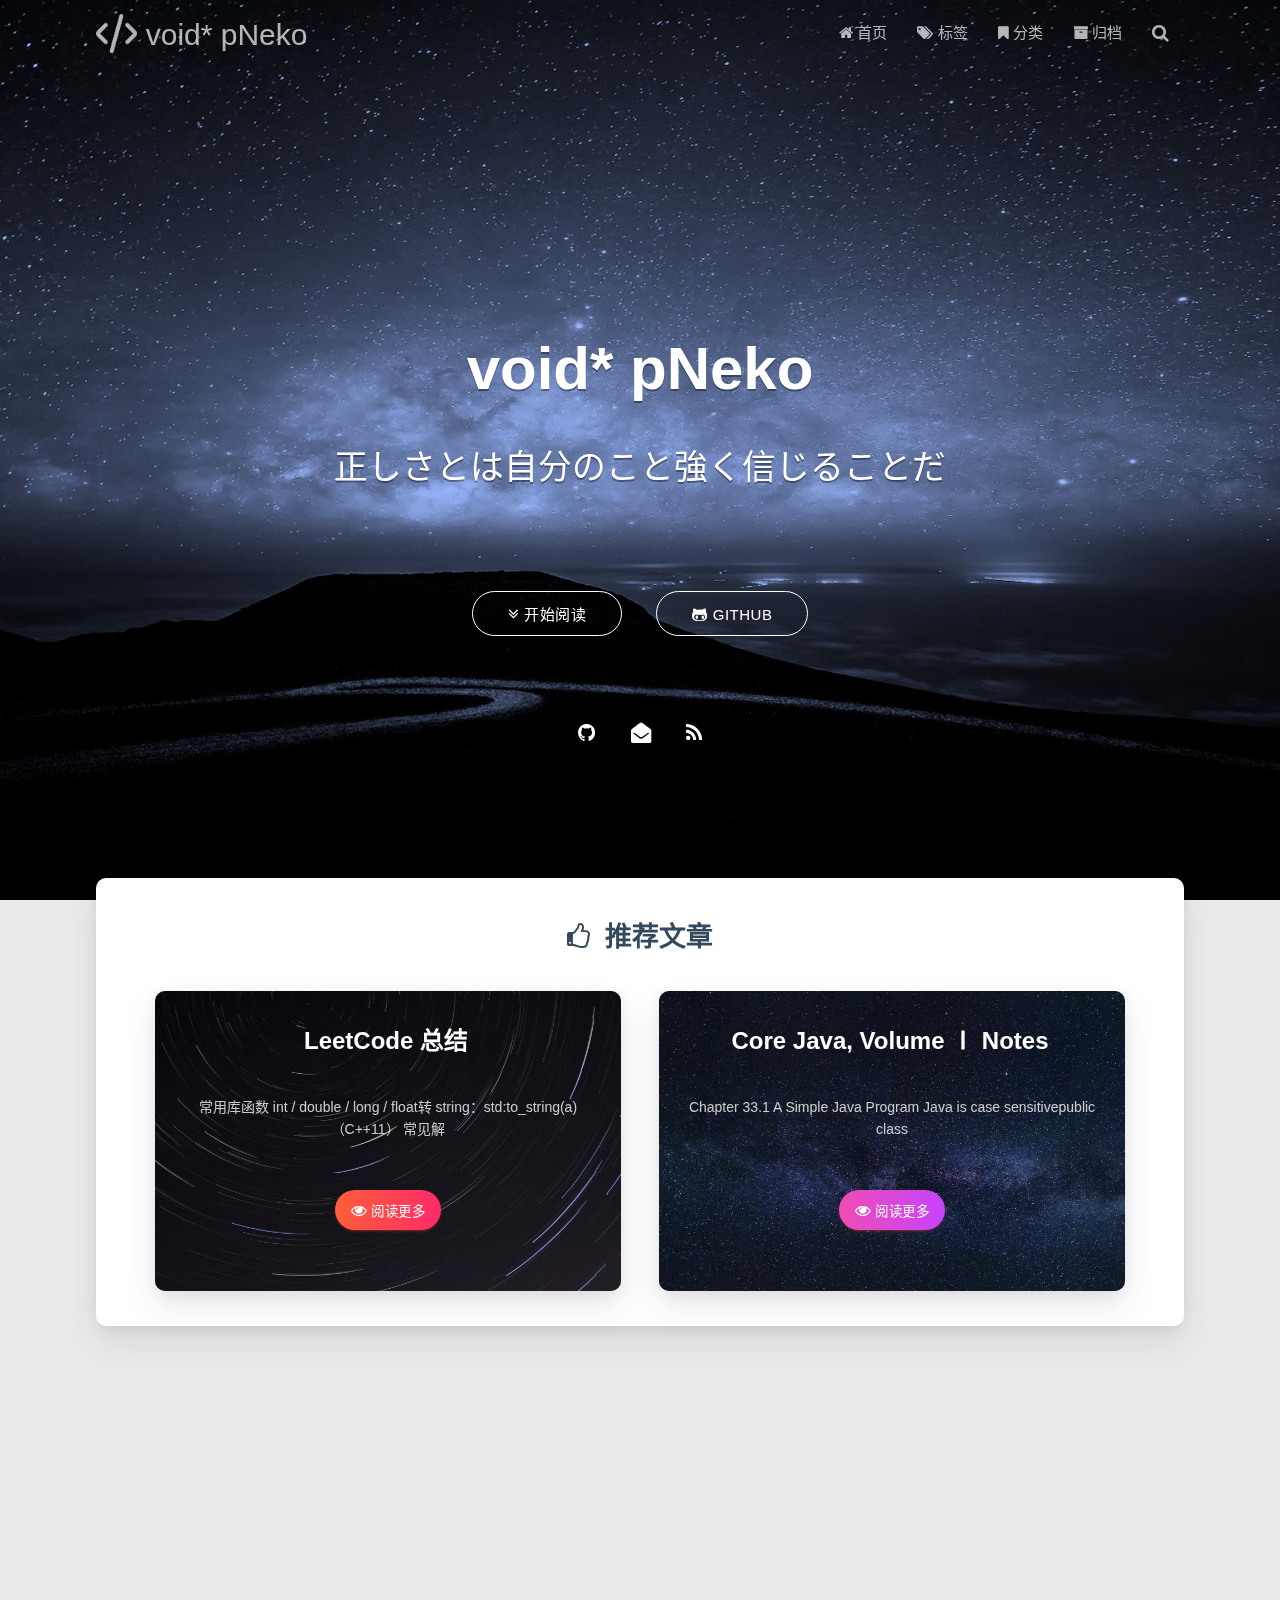
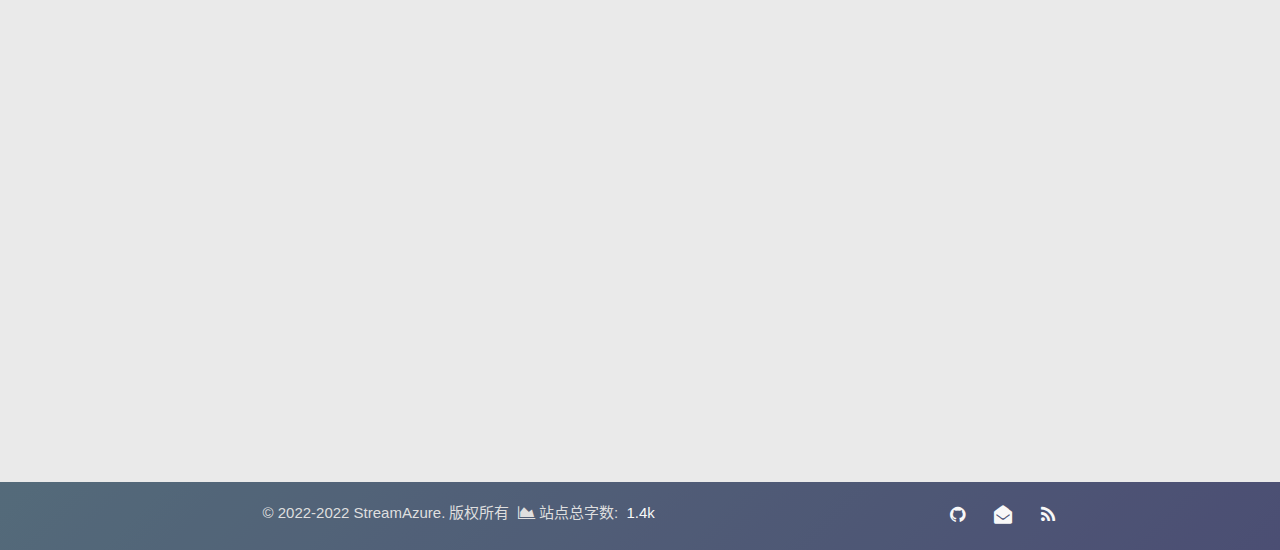
<file: index.html>
<!DOCTYPE HTML>
<html lang="zh-CN">


<head><meta name="generator" content="Hexo 3.9.0">
    <meta charset="utf-8">
    <meta name="keywords" content="void* pNeko">
    <meta name="baidu-site-verification" content="fmlEuI34ir">
    <meta name="google-site-verification" content="yCy2azpds5XSuGZvis6OuA-XIGF5GuGpYRAaGfD6o48">
    <meta name="360-site-verification" content="b7c11a830ef90fd1464ad6206bb7b6e7">
    <meta name="description" content="void* pNeko">
    <meta http-equiv="X-UA-Compatible" content="IE=edge">
    <meta name="viewport" content="width=device-width, initial-scale=1.0, user-scalable=no">
    <meta name="renderer" content="webkit|ie-stand|ie-comp">
    <meta name="mobile-web-app-capable" content="yes">
    <meta name="format-detection" content="telephone=no">
    <meta name="apple-mobile-web-app-capable" content="yes">
    <meta name="apple-mobile-web-app-status-bar-style" content="black-translucent">
    <title>void* pNeko</title>
    <link rel="icon" type="image/png" href="/favicon.png">

    <link rel="stylesheet" type="text/css" href="/libs/awesome/css/font-awesome.min.css">
    <link rel="stylesheet" type="text/css" href="/libs/materialize/materialize.min.css">
    <link rel="stylesheet" type="text/css" href="/libs/aos/aos.css">
    <link rel="stylesheet" type="text/css" href="/libs/animate/animate.min.css">
    <link rel="stylesheet" type="text/css" href="/libs/lightGallery/css/lightgallery.min.css">
    <link rel="stylesheet" type="text/css" href="/css/matery.css">
    <link rel="stylesheet" type="text/css" href="/css/my.css">
    <style type="text/css">
        
    </style>

    <script src="/libs/jquery/jquery-2.2.0.min.js"></script>
    <script src="https://sdk.jinrishici.com/v2/browser/jinrishici.js" charset="utf-8"></script>
    <script>
        var _hmt = _hmt || [];
        (function () {
            var hm = document.createElement("script");
            hm.src = "https://hm.baidu.com/hm.js?ce84511d3df71640a9378a69f6293044";
            var s = document.getElementsByTagName("script")[0];
            s.parentNode.insertBefore(hm, s);
        })();
    </script>

    
        <script>
            (function(){
                var bp = document.createElement('script');
                var curProtocol = window.location.protocol.split(':')[0];
                if (curProtocol === 'https') {
                    bp.src = 'https://zz.bdstatic.com/linksubmit/push.js';        
                }
                else {
                    bp.src = 'http://push.zhanzhang.baidu.com/push.js';
                }
                var s = document.getElementsByTagName("script")[0];
                s.parentNode.insertBefore(bp, s);
            })();
        </script>
    

    <script>
        (function(){
        var src = "https://jspassport.ssl.qhimg.com/11.0.1.js?d182b3f28525f2db83acfaaf6e696dba";
        document.write('<script src="' + src + '" id="sozz"><\/script>');
        })();
    </script>

<link rel="stylesheet" href="/css/prism-tomorrow.css" type="text/css"></head>

<body>

    <header class="navbar-fixed">
    <nav id="headNav" class="bg-color nav-transparent">
        <div id="navContainer" class="nav-wrapper container">
            <div class="brand-logo">
                <a href="/" class="waves-effect waves-light">
                    
                    <img src="/medias/logo.png" class="logo-img" alt="LOGO">
                    
                    <span class="logo-span">void* pNeko</span>
                </a>
            </div>
            

<a href="#" data-target="mobile-nav" class="sidenav-trigger button-collapse"><i class="fa fa-navicon"></i></a>
<ul class="right">
    
    <li class="hide-on-med-and-down">
        <a href="/" class="waves-effect waves-light">
            
            <i class="fa fa-home"></i>
            
            <span>首页</span>
        </a>
    </li>
    
    <li class="hide-on-med-and-down">
        <a href="/tags" class="waves-effect waves-light">
            
            <i class="fa fa-tags"></i>
            
            <span>标签</span>
        </a>
    </li>
    
    <li class="hide-on-med-and-down">
        <a href="/categories" class="waves-effect waves-light">
            
            <i class="fa fa-bookmark"></i>
            
            <span>分类</span>
        </a>
    </li>
    
    <li class="hide-on-med-and-down">
        <a href="/archives" class="waves-effect waves-light">
            
            <i class="fa fa-archive"></i>
            
            <span>归档</span>
        </a>
    </li>
    
    <li>
        <a href="#searchModal" class="modal-trigger waves-effect waves-light">
            <i id="searchIcon" class="fa fa-search" title="搜索"></i>
        </a>
    </li>
</ul>

<div id="mobile-nav" class="side-nav sidenav">

    <div class="mobile-head bg-color">
        
        <img src="/medias/logo.png" class="logo-img circle responsive-img">
        
        <div class="logo-name">void* pNeko</div>
        <div class="logo-desc">
            
            正しさとは自分のこと強く信じることだ
            
        </div>
    </div>

    

    <ul class="menu-list mobile-menu-list">
        
        <li>
            <a href="/" class="waves-effect waves-light">
                
                <i class="fa fa-fw fa-home"></i>
                
                首页
            </a>
        </li>
        
        <li>
            <a href="/tags" class="waves-effect waves-light">
                
                <i class="fa fa-fw fa-tags"></i>
                
                标签
            </a>
        </li>
        
        <li>
            <a href="/categories" class="waves-effect waves-light">
                
                <i class="fa fa-fw fa-bookmark"></i>
                
                分类
            </a>
        </li>
        
        <li>
            <a href="/archives" class="waves-effect waves-light">
                
                <i class="fa fa-fw fa-archive"></i>
                
                归档
            </a>
        </li>
        
        
    </ul>
</div>

        </div>

        
    </nav>

</header>

    
<style>
    .carousel-control {
        width: 45px;
        height: 45px;
        line-height: 55px;
        border-radius: 45px;
        background: transparent;
        cursor: pointer;
        z-index: 100;
    }

    #prev-cover {
        position: absolute;
        top: 48%;
        left: 8px;
    }

    #next-cover {
        position: absolute;
        top: 48%;
        right: 8px;;
    }

    #prev-cover i {
        margin-right: 3px;
    }

    #next-cover i {
        margin-left: 3px;
    }

    .carousel-control:hover {
        background-color:rgba(0, 0, 0, .4);
    }

    .carousel-control i {
        color: #fff;
        font-size: 2.4rem;
    }
</style>



<div class="carousel carousel-slider center index-cover" data-indicators="true" style="margin-top: -64px;">
    

    <div class="carousel-item red white-text bg-cover about-cover">
        <div class="container">
            <div class="row">
    <div class="col s10 offset-s1 m8 offset-m2 l8 offset-l2">
        <div class="brand">
            <div class="title center-align">
                <!-- 
                    void* pNeko
                 -->
                
                    void* pNeko
                
            </div>

            <div class="description center-align">
                
                    正しさとは自分のこと強く信じることだ
                    <!-- <span id="jinrishici-sentence">正在加载今日诗词...</span> -->
                
            </div>
        </div>
    </div>
</div>
<script>
// 每天切换 banner 图.  Switch banner image every day.
$('.bg-cover').css('background-image', 'url(/medias/banner/' + new Date().getDay() + '.jpg)');
</script>

            <div class="cover-btns">
                <a href="#indexCard" class="waves-effect waves-light btn">
                    <i class="fa fa-angle-double-down"></i>开始阅读
                </a>

                
                <a href="https://github.com/void-pNeko" class="waves-effect waves-light btn" target="_blank">
                    <i class="fa fa-github-alt"></i>Github
                </a>
                
            </div>
            <div class="cover-social-link">
    <a href="https://github.com/void-pNeko" class="tooltipped" target="_blank" data-tooltip="访问我的GitHub" data-position="top" data-delay="50">
        <i class="fa fa-github"></i>
    </a>



    <a href="mailto:861495688@qq.com" class="tooltipped" target="_blank" data-tooltip="邮件联系我" data-position="top" data-delay="50">
        <i class="fa fa-envelope-open"></i>
    </a>









    <a href="/atom.xml" class="tooltipped" target="_blank" data-tooltip="RSS 订阅" data-position="top" data-delay="50">
        <i class="fa fa-rss"></i>
    </a>
</div>
        </div>
    </div>

    
</div>

<script>
$(function () {
    let coverSlider = $('.carousel');
    coverSlider.carousel({
        duration: Number('120'),
        fullWidth: true,
        indicators: 'true' === 'true'
    });

    let carouselIntervalId;
    
    // Loop to call the next cover article picture.
    let autoCarousel = function() {
        carouselIntervalId = setInterval(function () {
            coverSlider.carousel('next');
        }, 5000);
    };
    autoCarousel();
    

    let restartPlay = function () {
        
        clearInterval(carouselIntervalId);
        autoCarousel();
        
    };

    
    // prev and next cover post.
    $('#prev-cover').click(function () {
        coverSlider.carousel('prev');
        restartPlay();
    });
    $('#next-cover').click(function () {
        coverSlider.carousel('next');
        restartPlay();
    });
    
});
</script>



<main class="content">

    
    <div id="indexCard" class="index-card">
        <div class="container ">
            <div class="card">
                <div class="card-content">
                    

                    

                    

                    <div id="recommend-sections" class="recommend">
                        





<div class="title"><i class="fa fa-thumbs-o-up"></i>&nbsp;&nbsp;推荐文章</div>

<div class="row">

    
    
    <div class="col s12 m6" >
        <div class="post-card" style="background-image: url('/medias/featureimages/7.jpg')">
            <div class="post-body">
                <div class="post-categories">
                    
                </div>
                <a href="/2022/03/06/leetcode-zong-jie/" target="_blank">
                    <h3 class="post-title">LeetCode 总结</h3>
                </a>
                <p class="post-description">
                    
                        常用库函数
int / double / long / float转 string：std:to_string(a)（C++11）

常见解
                    
                </p>
                <a href="/2022/03/06/leetcode-zong-jie/" target="_blank"
                        class="read-more btn waves-effect waves-light" style="background: linear-gradient(to right, #FF5E3A 0%, #FF2A68 100%)">
                    <i class="icon fa fa-eye fa-fw"></i>阅读更多
                </a>
            </div>
        </div>
    </div>
    
    
    <div class="col s12 m6" >
        <div class="post-card" style="background-image: url('/medias/featureimages/4.jpg')">
            <div class="post-body">
                <div class="post-categories">
                    
                </div>
                <a href="/2022/03/06/core-java-volume-i-notes/" target="_blank">
                    <h3 class="post-title">Core Java, Volume Ⅰ Notes</h3>
                </a>
                <p class="post-description">
                    
                        Chapter 33.1 A Simple Java Program
Java is case sensitivepublic class 
                    
                </p>
                <a href="/2022/03/06/core-java-volume-i-notes/" target="_blank"
                        class="read-more btn waves-effect waves-light" style="background: linear-gradient(to right, #EF4DB6 0%, #C643FC 100%)">
                    <i class="icon fa fa-eye fa-fw"></i>阅读更多
                </a>
            </div>
        </div>
    </div>
    

</div>


                    </div>
                </div>
            </div>
        </div>
    </div>
    

    

    <!-- 所有文章卡片 -->
    <article id="articles" class="container articles">
        <div class="row article-row">
            
            <div class="article col s12 m6 l4" data-aos="zoom-in">
                <div class="card">
                    <a href="/2022/03/28/ben-di-git-tian-jia-duo-ge-github-zhang-hao/" target="_blank">
                        <div class="card-image">
                            
                            
                            <img src="/medias/featureimages/10.jpg" class="responsive-img" alt="本地 Git 添加多个 Github 账号">
                            
                            <span class="card-title">本地 Git 添加多个 Github 账号</span>
                        </div>
                    </a>

                    <div class="card-content article-content">
                        <div class="summary block-with-text">
                            
                            问题有两个 Github 账号分别为 aaa 和 bbb ，希望本地 Git 可以对两个账号作区分进行相关操作。
解决
本机生成两套 ssh 密钥ssh-keygen -t rsa -f C:/Users/your_username/.ss
                            
                        </div>
                        <div class="publish-info">
                            <span class="publish-date">
                                <i class="fa fa-clock-o fa-fw icon-date"></i>2022-03-28
                            </span>
                            <span class="publish-author">
                                
                            </span>
                        </div>
                    </div>

                    
                </div>
            </div>
            
            <div class="article col s12 m6 l4" data-aos="zoom-in">
                <div class="card">
                    <a href="/2022/03/11/cmu-15-213-lab-0-zong-jie/" target="_blank">
                        <div class="card-image">
                            
                            
                            <img src="/medias/featureimages/1.jpg" class="responsive-img" alt="CMU 15-213 Lab 0 总结">
                            
                            <span class="card-title">CMU 15-213 Lab 0 总结</span>
                        </div>
                    </a>

                    <div class="card-content article-content">
                        <div class="summary block-with-text">
                            
                            几个点没搞清楚所以做了一个下午

像下面这样的结构体：
typedef struct list_ele {
 char *value;
 struct list_ele *next;
} list_ele_t;
用list_ele_t* q
                            
                        </div>
                        <div class="publish-info">
                            <span class="publish-date">
                                <i class="fa fa-clock-o fa-fw icon-date"></i>2022-03-11
                            </span>
                            <span class="publish-author">
                                
                            </span>
                        </div>
                    </div>

                    
                </div>
            </div>
            
            <div class="article col s12 m6 l4" data-aos="zoom-in">
                <div class="card">
                    <a href="/2022/03/06/core-java-volume-i-notes/" target="_blank">
                        <div class="card-image">
                            
                            
                            <img src="/medias/featureimages/4.jpg" class="responsive-img" alt="Core Java, Volume Ⅰ Notes">
                            
                            <span class="card-title">Core Java, Volume Ⅰ Notes</span>
                        </div>
                    </a>

                    <div class="card-content article-content">
                        <div class="summary block-with-text">
                            
                            Chapter 33.1 A Simple Java Program
Java is case sensitivepublic class FirstSample{
  //public: aaccess modifier
  //ever
                            
                        </div>
                        <div class="publish-info">
                            <span class="publish-date">
                                <i class="fa fa-clock-o fa-fw icon-date"></i>2022-03-06
                            </span>
                            <span class="publish-author">
                                
                            </span>
                        </div>
                    </div>

                    
                </div>
            </div>
            
            <div class="article col s12 m6 l4" data-aos="zoom-in">
                <div class="card">
                    <a href="/2022/03/06/leetcode-zong-jie/" target="_blank">
                        <div class="card-image">
                            
                            
                            <img src="/medias/featureimages/7.jpg" class="responsive-img" alt="LeetCode 总结">
                            
                            <span class="card-title">LeetCode 总结</span>
                        </div>
                    </a>

                    <div class="card-content article-content">
                        <div class="summary block-with-text">
                            
                            常用库函数
int / double / long / float转 string：std:to_string(a)（C++11）

常见解法
数组以下标k为界前后段对调：整体翻转，k前后两段再翻转

二分题解6017. 向数组中追加 K 
                            
                        </div>
                        <div class="publish-info">
                            <span class="publish-date">
                                <i class="fa fa-clock-o fa-fw icon-date"></i>2022-03-06
                            </span>
                            <span class="publish-author">
                                
                            </span>
                        </div>
                    </div>

                    
                </div>
            </div>
            
        </div>
    </article>

</main>


    <footer class="page-footer bg-color">
    <div class="container row center-align">
        <div class="col s12 m8 l8 copy-right">
            &copy; 2022-2022 StreamAzure. 版权所有

            
                &nbsp;<i class="fa fa-area-chart"></i>&nbsp;站点总字数:&nbsp;
                <span class="white-color">1.4k</span>
                

                    <br>
                    <span id="sitetime"></span>

                    
                        
        </div>
        <div class="col s12 m4 l4 social-link ">
            
    <a href="https://github.com/void-pNeko" class="tooltipped" target="_blank" data-tooltip="访问我的GitHub" data-position="top" data-delay="50">
        <i class="fa fa-github"></i>
    </a>



    <a href="mailto:861495688@qq.com" class="tooltipped" target="_blank" data-tooltip="邮件联系我" data-position="top" data-delay="50">
        <i class="fa fa-envelope-open"></i>
    </a>









    <a href="/atom.xml" class="tooltipped" target="_blank" data-tooltip="RSS 订阅" data-position="top" data-delay="50">
        <i class="fa fa-rss"></i>
    </a>

        </div>
    </div>
</footer>

<div class="progress-bar"></div>

<!-- 不蒜子计数初始值纠正 -->
<script>
    $(document).ready(function() {

        var int = setInterval(fixCount, 50);
        var pvcountOffset = 80000;
        var uvcountOffset = 20000;

        function fixCount() {
            if (document.getElementById("busuanzi_container_site_pv").style.display != "none") {
                $("#busuanzi_value_site_pv").html(parseInt($("#busuanzi_value_site_pv").html()) + pvcountOffset);
                clearInterval(int);
            }
            if ($("#busuanzi_container_site_pv").css("display") != "none") {
                $("#busuanzi_value_site_uv").html(parseInt($("#busuanzi_value_site_uv").html()) + uvcountOffset); // 加上初始数据 
                clearInterval(int);
            }
        }
    });
</script>

<script language=javascript>
    function siteTime() {
        window.setTimeout("siteTime()", 1000);
        var seconds = 1000;
        var minutes = seconds * 60;
        var hours = minutes * 60;
        var days = hours * 24;
        var years = days * 365;
        var today = new Date();
        var todayYear = today.getFullYear();
        var todayMonth = today.getMonth() + 1;
        var todayDate = today.getDate();
        var todayHour = today.getHours();
        var todayMinute = today.getMinutes();
        var todaySecond = today.getSeconds();
        /* Date.UTC() -- 返回date对象距世界标准时间(UTC)1970年1月1日午夜之间的毫秒数(时间戳)
        year - 作为date对象的年份，为4位年份值
        month - 0-11之间的整数，做为date对象的月份
        day - 1-31之间的整数，做为date对象的天数
        hours - 0(午夜24点)-23之间的整数，做为date对象的小时数
        minutes - 0-59之间的整数，做为date对象的分钟数
        seconds - 0-59之间的整数，做为date对象的秒数
        microseconds - 0-999之间的整数，做为date对象的毫秒数 */
        var t1 = Date.UTC(2017, 09, 11, 00, 00, 00); //北京时间2018-2-13 00:00:00
        var t2 = Date.UTC(todayYear, todayMonth, todayDate, todayHour, todayMinute, todaySecond);
        var diff = t2 - t1;
        var diffYears = Math.floor(diff / years);
        var diffDays = Math.floor((diff / days) - diffYears * 365);
        var diffHours = Math.floor((diff - (diffYears * 365 + diffDays) * days) / hours);
        var diffMinutes = Math.floor((diff - (diffYears * 365 + diffDays) * days - diffHours * hours) / minutes);
        var diffSeconds = Math.floor((diff - (diffYears * 365 + diffDays) * days - diffHours * hours - diffMinutes * minutes) / seconds);
        document.getElementById("sitetime").innerHTML = "本站已运行 " + diffYears + " 年 " + diffDays + " 天 " + diffHours + " 小时 " + diffMinutes + " 分钟 " + diffSeconds + " 秒";
    } /*因为建站时间还没有一年，就将之注释掉了。需要的可以取消*/
    // siteTime();
</script>

    <!-- 搜索遮罩框 -->
<div id="searchModal" class="modal">
    <div class="modal-content">
        <div class="search-header">
            <span class="title"><i class="fa fa-search"></i>&nbsp;&nbsp;搜索</span>
            <input type="search" id="searchInput" name="s" placeholder="请输入搜索的关键字"
                   class="search-input">
        </div>
        <div id="searchResult"></div>
    </div>
</div>

<script src="/js/search.js"></script>
<script type="text/javascript">
$(function () {
    searchFunc("/" + "search.xml", 'searchInput', 'searchResult');
});
</script>
    <!-- 回到顶部按钮 -->
<div id="backTop" class="top-scroll">
    <a class="btn-floating btn-large waves-effect waves-light" href="#!">
        <i class="fa fa-angle-up"></i>
    </a>
</div>


    <script src="/libs/materialize/materialize.min.js"></script>
    <script src="/libs/masonry/masonry.pkgd.min.js"></script>
    <script src="/libs/aos/aos.js"></script>
    <script src="/libs/scrollprogress/scrollProgress.min.js"></script>
    <script src="/libs/lightGallery/js/lightgallery-all.min.js"></script>
    <script src="/js/matery.js"></script>

    <script type="text/javascript"> var OriginTitile = document.title, st; document.addEventListener("visibilitychange", function () { document.hidden ? (document.title = "Σ(っ °Д °;)っ喔哟，崩溃啦！", clearTimeout(st)) : (document.title = "φ(゜▽゜*)♪咦，又好了！", st = setTimeout(function () { document.title = OriginTitile }, 3e3)) })
    </script>

    <!-- Global site tag (gtag.js) - Google Analytics -->



    

    

    <!-- 雪花特效 -->
    

</body>

</html>
</file>
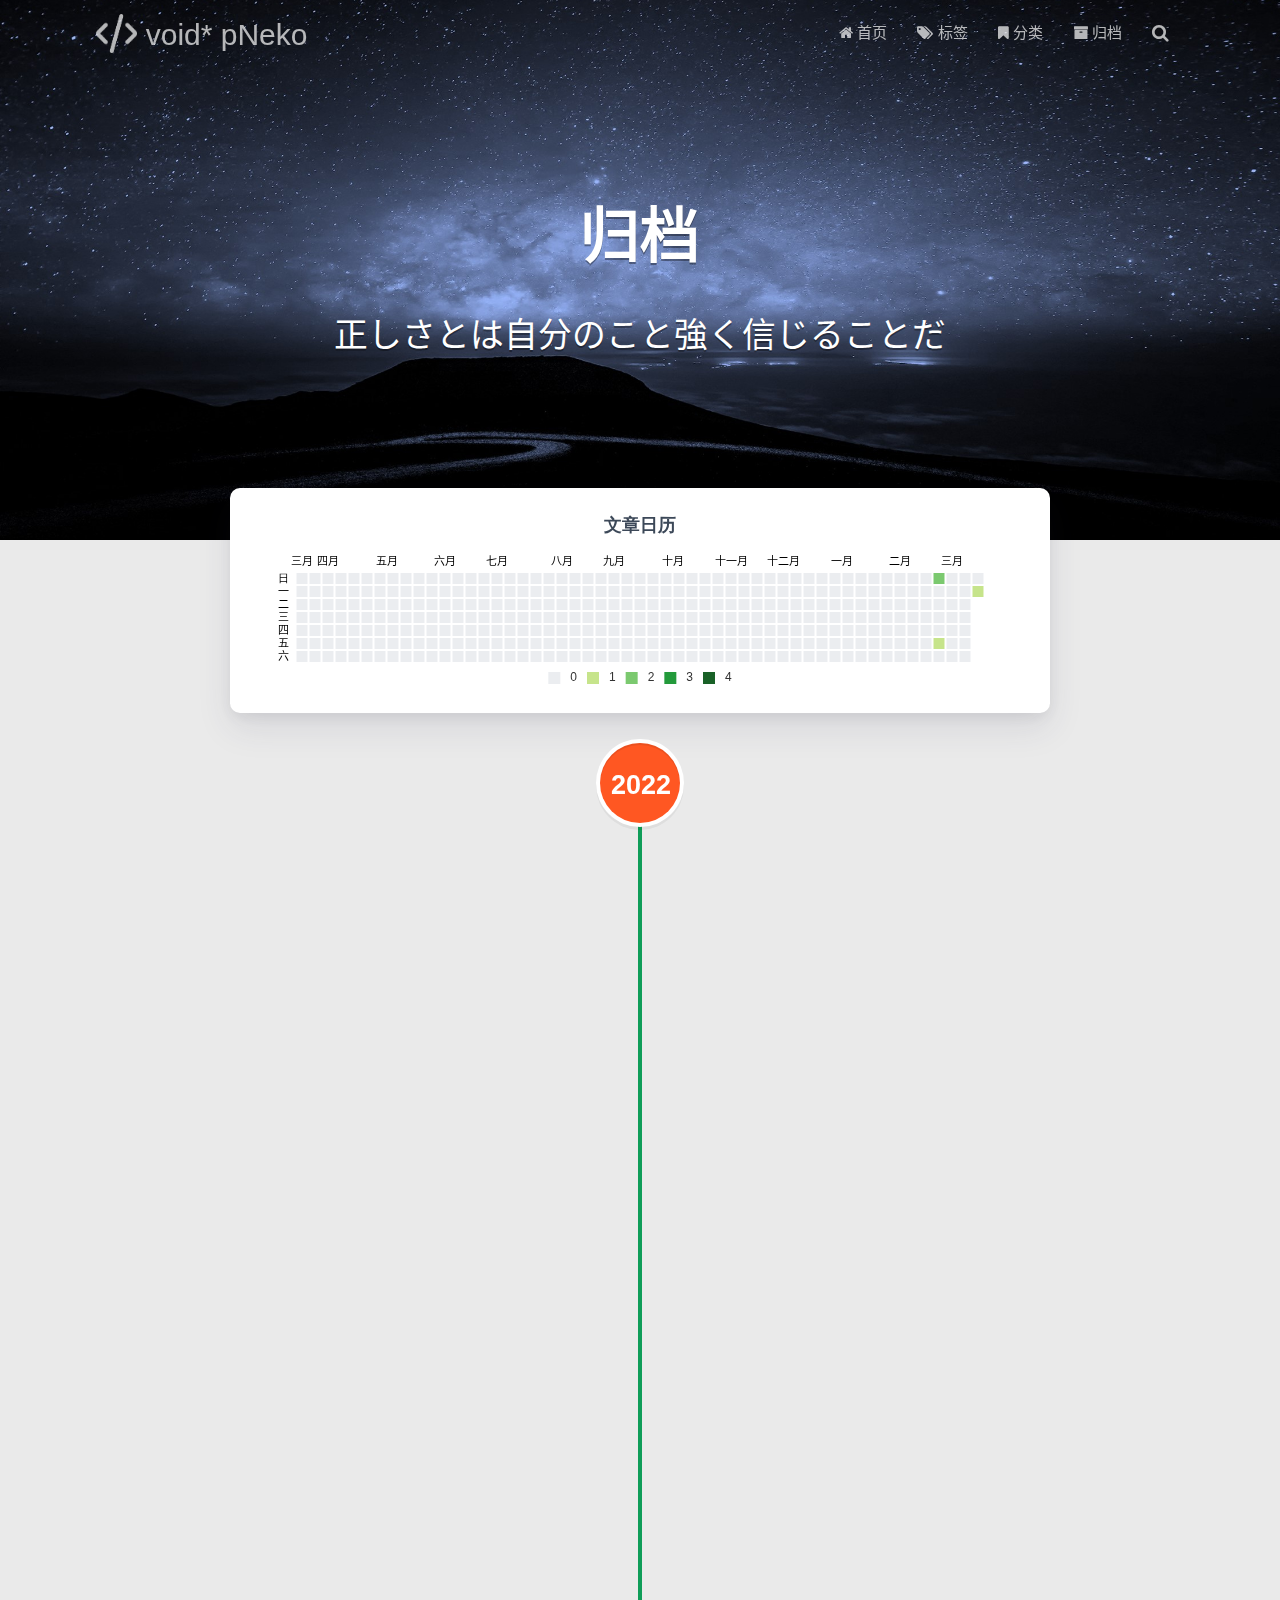
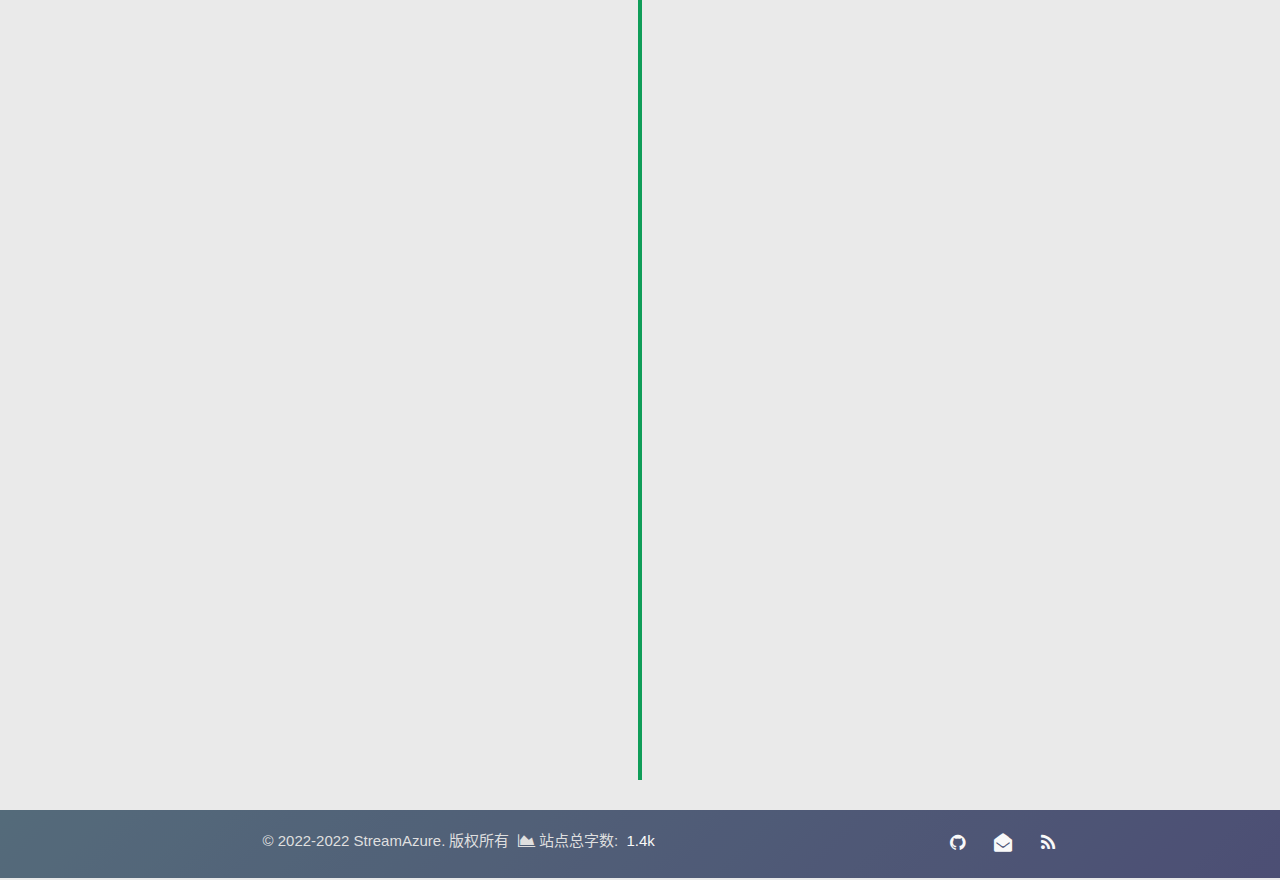
<file: archives/index.html>
<!DOCTYPE HTML>
<html lang="zh-CN">


<head><meta name="generator" content="Hexo 3.9.0">
    <meta charset="utf-8">
    <meta name="keywords" content="归档, void* pNeko">
    <meta name="baidu-site-verification" content="fmlEuI34ir">
    <meta name="google-site-verification" content="yCy2azpds5XSuGZvis6OuA-XIGF5GuGpYRAaGfD6o48">
    <meta name="360-site-verification" content="b7c11a830ef90fd1464ad6206bb7b6e7">
    <meta name="description" content="归档 | void* pNeko">
    <meta http-equiv="X-UA-Compatible" content="IE=edge">
    <meta name="viewport" content="width=device-width, initial-scale=1.0, user-scalable=no">
    <meta name="renderer" content="webkit|ie-stand|ie-comp">
    <meta name="mobile-web-app-capable" content="yes">
    <meta name="format-detection" content="telephone=no">
    <meta name="apple-mobile-web-app-capable" content="yes">
    <meta name="apple-mobile-web-app-status-bar-style" content="black-translucent">
    <title>归档 | void* pNeko</title>
    <link rel="icon" type="image/png" href="/favicon.png">

    <link rel="stylesheet" type="text/css" href="/libs/awesome/css/font-awesome.min.css">
    <link rel="stylesheet" type="text/css" href="/libs/materialize/materialize.min.css">
    <link rel="stylesheet" type="text/css" href="/libs/aos/aos.css">
    <link rel="stylesheet" type="text/css" href="/libs/animate/animate.min.css">
    <link rel="stylesheet" type="text/css" href="/libs/lightGallery/css/lightgallery.min.css">
    <link rel="stylesheet" type="text/css" href="/css/matery.css">
    <link rel="stylesheet" type="text/css" href="/css/my.css">
    <style type="text/css">
        
    </style>

    <script src="/libs/jquery/jquery-2.2.0.min.js"></script>
    <script src="https://sdk.jinrishici.com/v2/browser/jinrishici.js" charset="utf-8"></script>
    <script>
        var _hmt = _hmt || [];
        (function () {
            var hm = document.createElement("script");
            hm.src = "https://hm.baidu.com/hm.js?ce84511d3df71640a9378a69f6293044";
            var s = document.getElementsByTagName("script")[0];
            s.parentNode.insertBefore(hm, s);
        })();
    </script>

    
        <script>
            (function(){
                var bp = document.createElement('script');
                var curProtocol = window.location.protocol.split(':')[0];
                if (curProtocol === 'https') {
                    bp.src = 'https://zz.bdstatic.com/linksubmit/push.js';        
                }
                else {
                    bp.src = 'http://push.zhanzhang.baidu.com/push.js';
                }
                var s = document.getElementsByTagName("script")[0];
                s.parentNode.insertBefore(bp, s);
            })();
        </script>
    

    <script>
        (function(){
        var src = "https://jspassport.ssl.qhimg.com/11.0.1.js?d182b3f28525f2db83acfaaf6e696dba";
        document.write('<script src="' + src + '" id="sozz"><\/script>');
        })();
    </script>

<link rel="stylesheet" href="/css/prism-tomorrow.css" type="text/css"></head>

<body>

    <header class="navbar-fixed">
    <nav id="headNav" class="bg-color nav-transparent">
        <div id="navContainer" class="nav-wrapper container">
            <div class="brand-logo">
                <a href="/" class="waves-effect waves-light">
                    
                    <img src="/medias/logo.png" class="logo-img" alt="LOGO">
                    
                    <span class="logo-span">void* pNeko</span>
                </a>
            </div>
            

<a href="#" data-target="mobile-nav" class="sidenav-trigger button-collapse"><i class="fa fa-navicon"></i></a>
<ul class="right">
    
    <li class="hide-on-med-and-down">
        <a href="/" class="waves-effect waves-light">
            
            <i class="fa fa-home"></i>
            
            <span>首页</span>
        </a>
    </li>
    
    <li class="hide-on-med-and-down">
        <a href="/tags" class="waves-effect waves-light">
            
            <i class="fa fa-tags"></i>
            
            <span>标签</span>
        </a>
    </li>
    
    <li class="hide-on-med-and-down">
        <a href="/categories" class="waves-effect waves-light">
            
            <i class="fa fa-bookmark"></i>
            
            <span>分类</span>
        </a>
    </li>
    
    <li class="hide-on-med-and-down">
        <a href="/archives" class="waves-effect waves-light">
            
            <i class="fa fa-archive"></i>
            
            <span>归档</span>
        </a>
    </li>
    
    <li>
        <a href="#searchModal" class="modal-trigger waves-effect waves-light">
            <i id="searchIcon" class="fa fa-search" title="搜索"></i>
        </a>
    </li>
</ul>

<div id="mobile-nav" class="side-nav sidenav">

    <div class="mobile-head bg-color">
        
        <img src="/medias/logo.png" class="logo-img circle responsive-img">
        
        <div class="logo-name">void* pNeko</div>
        <div class="logo-desc">
            
            正しさとは自分のこと強く信じることだ
            
        </div>
    </div>

    

    <ul class="menu-list mobile-menu-list">
        
        <li>
            <a href="/" class="waves-effect waves-light">
                
                <i class="fa fa-fw fa-home"></i>
                
                首页
            </a>
        </li>
        
        <li>
            <a href="/tags" class="waves-effect waves-light">
                
                <i class="fa fa-fw fa-tags"></i>
                
                标签
            </a>
        </li>
        
        <li>
            <a href="/categories" class="waves-effect waves-light">
                
                <i class="fa fa-fw fa-bookmark"></i>
                
                分类
            </a>
        </li>
        
        <li>
            <a href="/archives" class="waves-effect waves-light">
                
                <i class="fa fa-fw fa-archive"></i>
                
                归档
            </a>
        </li>
        
        
    </ul>
</div>

        </div>

        
    </nav>

</header>

    <div class="bg-cover pd-header about-cover">
    <div class="container">
    <div class="row">
    <div class="col s10 offset-s1 m8 offset-m2 l8 offset-l2">
        <div class="brand">
            <div class="title center-align">
                <!-- 
                    void* pNeko
                 -->
                
                    归档
                
            </div>

            <div class="description center-align">
                
                    正しさとは自分のこと強く信じることだ
                    <!-- <span id="jinrishici-sentence">正在加载今日诗词...</span> -->
                
            </div>
        </div>
    </div>
</div>
<script>
// 每天切换 banner 图.  Switch banner image every day.
$('.bg-cover').css('background-image', 'url(/medias/banner/' + new Date().getDay() + '.jpg)');
</script>
    </div>
</div>

<main class="content">

    
    <div class="container archive-calendar">
    <div class="card">
        <div id="post-calendar" class="card-content"></div>
    </div>
</div>

<script type="text/javascript" src="/libs/echarts/echarts.min.js"></script>
<script type="text/javascript">
    let myChart = echarts.init(document.getElementById('post-calendar'));

    

    let option = {
        title: {
            top: 0,
            text: '文章日历',
            left: 'center',
            textStyle: {
                color: '#3C4858'
            }
        },
        tooltip: {
            padding: 10,
            backgroundColor: '#555',
            borderColor: '#777',
            borderWidth: 1,
            formatter: function (obj) {
                var value = obj.value;
                return '<div style="font-size: 14px;">' + value[0] + '：' + value[1] + '</div>';
            }
        },
        visualMap: {
            show: true,
            showLabel: true,
            categories: [0, 1, 2, 3, 4],
            calculable: true,
            inRange: {
                symbol: 'rect',
                color: ['#ebedf0', '#c6e48b', '#7bc96f', '#239a3b', '#196127']
            },
            itemWidth: 12,
            itemHeight: 12,
            orient: 'horizontal',
            left: 'center',
            bottom: 0
        },
        calendar: [{
            left: 'center',
            range: ["2021-03-28", "2022-03-28"],
            cellSize: [13, 13],
            splitLine: {
                show: false
            },
            itemStyle: {
                borderColor: '#fff',
                borderWidth: 2
            },
            yearLabel: {
                show: false
            },
            monthLabel: {
                nameMap: 'cn',
                fontSize: 11
            },
            dayLabel: {
                formatter: '{start}  1st',
                nameMap: 'cn',
                fontSize: 11
            }
        }],
        series: [{
            type: 'heatmap',
            coordinateSystem: 'calendar',
            calendarIndex: 0,
            data: [["2021-03-28", 0], ["2021-03-29", 0], ["2021-03-30", 0], ["2021-03-31", 0], ["2021-04-01", 0], ["2021-04-02", 0], ["2021-04-03", 0], ["2021-04-04", 0], ["2021-04-05", 0], ["2021-04-06", 0], ["2021-04-07", 0], ["2021-04-08", 0], ["2021-04-09", 0], ["2021-04-10", 0], ["2021-04-11", 0], ["2021-04-12", 0], ["2021-04-13", 0], ["2021-04-14", 0], ["2021-04-15", 0], ["2021-04-16", 0], ["2021-04-17", 0], ["2021-04-18", 0], ["2021-04-19", 0], ["2021-04-20", 0], ["2021-04-21", 0], ["2021-04-22", 0], ["2021-04-23", 0], ["2021-04-24", 0], ["2021-04-25", 0], ["2021-04-26", 0], ["2021-04-27", 0], ["2021-04-28", 0], ["2021-04-29", 0], ["2021-04-30", 0], ["2021-05-01", 0], ["2021-05-02", 0], ["2021-05-03", 0], ["2021-05-04", 0], ["2021-05-05", 0], ["2021-05-06", 0], ["2021-05-07", 0], ["2021-05-08", 0], ["2021-05-09", 0], ["2021-05-10", 0], ["2021-05-11", 0], ["2021-05-12", 0], ["2021-05-13", 0], ["2021-05-14", 0], ["2021-05-15", 0], ["2021-05-16", 0], ["2021-05-17", 0], ["2021-05-18", 0], ["2021-05-19", 0], ["2021-05-20", 0], ["2021-05-21", 0], ["2021-05-22", 0], ["2021-05-23", 0], ["2021-05-24", 0], ["2021-05-25", 0], ["2021-05-26", 0], ["2021-05-27", 0], ["2021-05-28", 0], ["2021-05-29", 0], ["2021-05-30", 0], ["2021-05-31", 0], ["2021-06-01", 0], ["2021-06-02", 0], ["2021-06-03", 0], ["2021-06-04", 0], ["2021-06-05", 0], ["2021-06-06", 0], ["2021-06-07", 0], ["2021-06-08", 0], ["2021-06-09", 0], ["2021-06-10", 0], ["2021-06-11", 0], ["2021-06-12", 0], ["2021-06-13", 0], ["2021-06-14", 0], ["2021-06-15", 0], ["2021-06-16", 0], ["2021-06-17", 0], ["2021-06-18", 0], ["2021-06-19", 0], ["2021-06-20", 0], ["2021-06-21", 0], ["2021-06-22", 0], ["2021-06-23", 0], ["2021-06-24", 0], ["2021-06-25", 0], ["2021-06-26", 0], ["2021-06-27", 0], ["2021-06-28", 0], ["2021-06-29", 0], ["2021-06-30", 0], ["2021-07-01", 0], ["2021-07-02", 0], ["2021-07-03", 0], ["2021-07-04", 0], ["2021-07-05", 0], ["2021-07-06", 0], ["2021-07-07", 0], ["2021-07-08", 0], ["2021-07-09", 0], ["2021-07-10", 0], ["2021-07-11", 0], ["2021-07-12", 0], ["2021-07-13", 0], ["2021-07-14", 0], ["2021-07-15", 0], ["2021-07-16", 0], ["2021-07-17", 0], ["2021-07-18", 0], ["2021-07-19", 0], ["2021-07-20", 0], ["2021-07-21", 0], ["2021-07-22", 0], ["2021-07-23", 0], ["2021-07-24", 0], ["2021-07-25", 0], ["2021-07-26", 0], ["2021-07-27", 0], ["2021-07-28", 0], ["2021-07-29", 0], ["2021-07-30", 0], ["2021-07-31", 0], ["2021-08-01", 0], ["2021-08-02", 0], ["2021-08-03", 0], ["2021-08-04", 0], ["2021-08-05", 0], ["2021-08-06", 0], ["2021-08-07", 0], ["2021-08-08", 0], ["2021-08-09", 0], ["2021-08-10", 0], ["2021-08-11", 0], ["2021-08-12", 0], ["2021-08-13", 0], ["2021-08-14", 0], ["2021-08-15", 0], ["2021-08-16", 0], ["2021-08-17", 0], ["2021-08-18", 0], ["2021-08-19", 0], ["2021-08-20", 0], ["2021-08-21", 0], ["2021-08-22", 0], ["2021-08-23", 0], ["2021-08-24", 0], ["2021-08-25", 0], ["2021-08-26", 0], ["2021-08-27", 0], ["2021-08-28", 0], ["2021-08-29", 0], ["2021-08-30", 0], ["2021-08-31", 0], ["2021-09-01", 0], ["2021-09-02", 0], ["2021-09-03", 0], ["2021-09-04", 0], ["2021-09-05", 0], ["2021-09-06", 0], ["2021-09-07", 0], ["2021-09-08", 0], ["2021-09-09", 0], ["2021-09-10", 0], ["2021-09-11", 0], ["2021-09-12", 0], ["2021-09-13", 0], ["2021-09-14", 0], ["2021-09-15", 0], ["2021-09-16", 0], ["2021-09-17", 0], ["2021-09-18", 0], ["2021-09-19", 0], ["2021-09-20", 0], ["2021-09-21", 0], ["2021-09-22", 0], ["2021-09-23", 0], ["2021-09-24", 0], ["2021-09-25", 0], ["2021-09-26", 0], ["2021-09-27", 0], ["2021-09-28", 0], ["2021-09-29", 0], ["2021-09-30", 0], ["2021-10-01", 0], ["2021-10-02", 0], ["2021-10-03", 0], ["2021-10-04", 0], ["2021-10-05", 0], ["2021-10-06", 0], ["2021-10-07", 0], ["2021-10-08", 0], ["2021-10-09", 0], ["2021-10-10", 0], ["2021-10-11", 0], ["2021-10-12", 0], ["2021-10-13", 0], ["2021-10-14", 0], ["2021-10-15", 0], ["2021-10-16", 0], ["2021-10-17", 0], ["2021-10-18", 0], ["2021-10-19", 0], ["2021-10-20", 0], ["2021-10-21", 0], ["2021-10-22", 0], ["2021-10-23", 0], ["2021-10-24", 0], ["2021-10-25", 0], ["2021-10-26", 0], ["2021-10-27", 0], ["2021-10-28", 0], ["2021-10-29", 0], ["2021-10-30", 0], ["2021-10-31", 0], ["2021-11-01", 0], ["2021-11-02", 0], ["2021-11-03", 0], ["2021-11-04", 0], ["2021-11-05", 0], ["2021-11-06", 0], ["2021-11-07", 0], ["2021-11-08", 0], ["2021-11-09", 0], ["2021-11-10", 0], ["2021-11-11", 0], ["2021-11-12", 0], ["2021-11-13", 0], ["2021-11-14", 0], ["2021-11-15", 0], ["2021-11-16", 0], ["2021-11-17", 0], ["2021-11-18", 0], ["2021-11-19", 0], ["2021-11-20", 0], ["2021-11-21", 0], ["2021-11-22", 0], ["2021-11-23", 0], ["2021-11-24", 0], ["2021-11-25", 0], ["2021-11-26", 0], ["2021-11-27", 0], ["2021-11-28", 0], ["2021-11-29", 0], ["2021-11-30", 0], ["2021-12-01", 0], ["2021-12-02", 0], ["2021-12-03", 0], ["2021-12-04", 0], ["2021-12-05", 0], ["2021-12-06", 0], ["2021-12-07", 0], ["2021-12-08", 0], ["2021-12-09", 0], ["2021-12-10", 0], ["2021-12-11", 0], ["2021-12-12", 0], ["2021-12-13", 0], ["2021-12-14", 0], ["2021-12-15", 0], ["2021-12-16", 0], ["2021-12-17", 0], ["2021-12-18", 0], ["2021-12-19", 0], ["2021-12-20", 0], ["2021-12-21", 0], ["2021-12-22", 0], ["2021-12-23", 0], ["2021-12-24", 0], ["2021-12-25", 0], ["2021-12-26", 0], ["2021-12-27", 0], ["2021-12-28", 0], ["2021-12-29", 0], ["2021-12-30", 0], ["2021-12-31", 0], ["2022-01-01", 0], ["2022-01-02", 0], ["2022-01-03", 0], ["2022-01-04", 0], ["2022-01-05", 0], ["2022-01-06", 0], ["2022-01-07", 0], ["2022-01-08", 0], ["2022-01-09", 0], ["2022-01-10", 0], ["2022-01-11", 0], ["2022-01-12", 0], ["2022-01-13", 0], ["2022-01-14", 0], ["2022-01-15", 0], ["2022-01-16", 0], ["2022-01-17", 0], ["2022-01-18", 0], ["2022-01-19", 0], ["2022-01-20", 0], ["2022-01-21", 0], ["2022-01-22", 0], ["2022-01-23", 0], ["2022-01-24", 0], ["2022-01-25", 0], ["2022-01-26", 0], ["2022-01-27", 0], ["2022-01-28", 0], ["2022-01-29", 0], ["2022-01-30", 0], ["2022-01-31", 0], ["2022-02-01", 0], ["2022-02-02", 0], ["2022-02-03", 0], ["2022-02-04", 0], ["2022-02-05", 0], ["2022-02-06", 0], ["2022-02-07", 0], ["2022-02-08", 0], ["2022-02-09", 0], ["2022-02-10", 0], ["2022-02-11", 0], ["2022-02-12", 0], ["2022-02-13", 0], ["2022-02-14", 0], ["2022-02-15", 0], ["2022-02-16", 0], ["2022-02-17", 0], ["2022-02-18", 0], ["2022-02-19", 0], ["2022-02-20", 0], ["2022-02-21", 0], ["2022-02-22", 0], ["2022-02-23", 0], ["2022-02-24", 0], ["2022-02-25", 0], ["2022-02-26", 0], ["2022-02-27", 0], ["2022-02-28", 0], ["2022-03-01", 0], ["2022-03-02", 0], ["2022-03-03", 0], ["2022-03-04", 0], ["2022-03-05", 0], ["2022-03-06", 2], ["2022-03-07", 0], ["2022-03-08", 0], ["2022-03-09", 0], ["2022-03-10", 0], ["2022-03-11", 1], ["2022-03-12", 0], ["2022-03-13", 0], ["2022-03-14", 0], ["2022-03-15", 0], ["2022-03-16", 0], ["2022-03-17", 0], ["2022-03-18", 0], ["2022-03-19", 0], ["2022-03-20", 0], ["2022-03-21", 0], ["2022-03-22", 0], ["2022-03-23", 0], ["2022-03-24", 0], ["2022-03-25", 0], ["2022-03-26", 0], ["2022-03-27", 0], ["2022-03-28", 1]]
        }]

    };

    myChart.setOption(option);
</script>
    

    

    <div id="cd-timeline" class="container">
        
        <div class="cd-timeline-block">

            
            
            
            <div class="cd-timeline-img year" data-aos="zoom-in-up">
                <a href="/archives/2022">2022</a>
            </div>
            

            
            
            
            <div class="cd-timeline-img month" data-aos="zoom-in-up">
                <a href="/archives/2022/03">03</a>
            </div>
            

            
            <div class="cd-timeline-img day" data-aos="zoom-in-up">
                <span>28</span>
            </div>
            <article class="cd-timeline-content" data-aos="fade-up">
                <div class="article col s12 m6">
                    <div class="card">
                        <a href="/2022/03/28/ben-di-git-tian-jia-duo-ge-github-zhang-hao/">
                            <div class="card-image">
                                
                                
                                <img src="/medias/featureimages/10.jpg" class="responsive-img" alt="本地 Git 添加多个 Github 账号">
                                
                                <span class="card-title">本地 Git 添加多个 Github 账号</span>
                            </div>
                        </a>
                        <div class="card-content article-content">
                            <div class="summary block-with-text">
                                
                                问题有两个 Github 账号分别为 aaa 和 bbb ，希望本地 Git 可以对两个账号作区分进行相关操作。
解决
本机生成两套 ssh 密钥ssh-keygen -t rsa -f C:/Users/your_username/.ss
                                
                            </div>
                            <div class="publish-info">
                                <span class="publish-date">
                                    <i
                                        class="fa fa-clock-o fa-fw icon-date"></i>2022-03-28
                                </span>
                                <span class="publish-author">
                                    
                                </span>
                            </div>
                        </div>

                        
                    </div>
                </div>
            </article>
        </div>
        
        <div class="cd-timeline-block">

            
            

            
            

            
            <div class="cd-timeline-img day" data-aos="zoom-in-up">
                <span>11</span>
            </div>
            <article class="cd-timeline-content" data-aos="fade-up">
                <div class="article col s12 m6">
                    <div class="card">
                        <a href="/2022/03/11/cmu-15-213-lab-0-zong-jie/">
                            <div class="card-image">
                                
                                
                                <img src="/medias/featureimages/1.jpg" class="responsive-img" alt="CMU 15-213 Lab 0 总结">
                                
                                <span class="card-title">CMU 15-213 Lab 0 总结</span>
                            </div>
                        </a>
                        <div class="card-content article-content">
                            <div class="summary block-with-text">
                                
                                几个点没搞清楚所以做了一个下午

像下面这样的结构体：
typedef struct list_ele {
 char *value;
 struct list_ele *next;
} list_ele_t;
用list_ele_t* q
                                
                            </div>
                            <div class="publish-info">
                                <span class="publish-date">
                                    <i
                                        class="fa fa-clock-o fa-fw icon-date"></i>2022-03-11
                                </span>
                                <span class="publish-author">
                                    
                                </span>
                            </div>
                        </div>

                        
                    </div>
                </div>
            </article>
        </div>
        
        <div class="cd-timeline-block">

            
            

            
            

            
            <div class="cd-timeline-img day" data-aos="zoom-in-up">
                <span>06</span>
            </div>
            <article class="cd-timeline-content" data-aos="fade-up">
                <div class="article col s12 m6">
                    <div class="card">
                        <a href="/2022/03/06/core-java-volume-i-notes/">
                            <div class="card-image">
                                
                                
                                <img src="/medias/featureimages/4.jpg" class="responsive-img" alt="Core Java, Volume Ⅰ Notes">
                                
                                <span class="card-title">Core Java, Volume Ⅰ Notes</span>
                            </div>
                        </a>
                        <div class="card-content article-content">
                            <div class="summary block-with-text">
                                
                                Chapter 33.1 A Simple Java Program
Java is case sensitivepublic class FirstSample{
  //public: aaccess modifier
  //ever
                                
                            </div>
                            <div class="publish-info">
                                <span class="publish-date">
                                    <i
                                        class="fa fa-clock-o fa-fw icon-date"></i>2022-03-06
                                </span>
                                <span class="publish-author">
                                    
                                </span>
                            </div>
                        </div>

                        
                    </div>
                </div>
            </article>
        </div>
        
        <div class="cd-timeline-block">

            
            

            
            

            
            <div class="cd-timeline-img day" data-aos="zoom-in-up">
                <span>06</span>
            </div>
            <article class="cd-timeline-content" data-aos="fade-up">
                <div class="article col s12 m6">
                    <div class="card">
                        <a href="/2022/03/06/leetcode-zong-jie/">
                            <div class="card-image">
                                
                                
                                <img src="/medias/featureimages/7.jpg" class="responsive-img" alt="LeetCode 总结">
                                
                                <span class="card-title">LeetCode 总结</span>
                            </div>
                        </a>
                        <div class="card-content article-content">
                            <div class="summary block-with-text">
                                
                                常用库函数
int / double / long / float转 string：std:to_string(a)（C++11）

常见解法
数组以下标k为界前后段对调：整体翻转，k前后两段再翻转

二分题解6017. 向数组中追加 K 
                                
                            </div>
                            <div class="publish-info">
                                <span class="publish-date">
                                    <i
                                        class="fa fa-clock-o fa-fw icon-date"></i>2022-03-06
                                </span>
                                <span class="publish-author">
                                    
                                </span>
                            </div>
                        </div>

                        
                    </div>
                </div>
            </article>
        </div>
        
    </div>

</main>


    <footer class="page-footer bg-color">
    <div class="container row center-align">
        <div class="col s12 m8 l8 copy-right">
            &copy; 2022-2022 StreamAzure. 版权所有

            
                &nbsp;<i class="fa fa-area-chart"></i>&nbsp;站点总字数:&nbsp;
                <span class="white-color">1.4k</span>
                

                    <br>
                    <span id="sitetime"></span>

                    
                        
        </div>
        <div class="col s12 m4 l4 social-link ">
            
    <a href="https://github.com/void-pNeko" class="tooltipped" target="_blank" data-tooltip="访问我的GitHub" data-position="top" data-delay="50">
        <i class="fa fa-github"></i>
    </a>



    <a href="mailto:861495688@qq.com" class="tooltipped" target="_blank" data-tooltip="邮件联系我" data-position="top" data-delay="50">
        <i class="fa fa-envelope-open"></i>
    </a>









    <a href="/atom.xml" class="tooltipped" target="_blank" data-tooltip="RSS 订阅" data-position="top" data-delay="50">
        <i class="fa fa-rss"></i>
    </a>

        </div>
    </div>
</footer>

<div class="progress-bar"></div>

<!-- 不蒜子计数初始值纠正 -->
<script>
    $(document).ready(function() {

        var int = setInterval(fixCount, 50);
        var pvcountOffset = 80000;
        var uvcountOffset = 20000;

        function fixCount() {
            if (document.getElementById("busuanzi_container_site_pv").style.display != "none") {
                $("#busuanzi_value_site_pv").html(parseInt($("#busuanzi_value_site_pv").html()) + pvcountOffset);
                clearInterval(int);
            }
            if ($("#busuanzi_container_site_pv").css("display") != "none") {
                $("#busuanzi_value_site_uv").html(parseInt($("#busuanzi_value_site_uv").html()) + uvcountOffset); // 加上初始数据 
                clearInterval(int);
            }
        }
    });
</script>

<script language=javascript>
    function siteTime() {
        window.setTimeout("siteTime()", 1000);
        var seconds = 1000;
        var minutes = seconds * 60;
        var hours = minutes * 60;
        var days = hours * 24;
        var years = days * 365;
        var today = new Date();
        var todayYear = today.getFullYear();
        var todayMonth = today.getMonth() + 1;
        var todayDate = today.getDate();
        var todayHour = today.getHours();
        var todayMinute = today.getMinutes();
        var todaySecond = today.getSeconds();
        /* Date.UTC() -- 返回date对象距世界标准时间(UTC)1970年1月1日午夜之间的毫秒数(时间戳)
        year - 作为date对象的年份，为4位年份值
        month - 0-11之间的整数，做为date对象的月份
        day - 1-31之间的整数，做为date对象的天数
        hours - 0(午夜24点)-23之间的整数，做为date对象的小时数
        minutes - 0-59之间的整数，做为date对象的分钟数
        seconds - 0-59之间的整数，做为date对象的秒数
        microseconds - 0-999之间的整数，做为date对象的毫秒数 */
        var t1 = Date.UTC(2017, 09, 11, 00, 00, 00); //北京时间2018-2-13 00:00:00
        var t2 = Date.UTC(todayYear, todayMonth, todayDate, todayHour, todayMinute, todaySecond);
        var diff = t2 - t1;
        var diffYears = Math.floor(diff / years);
        var diffDays = Math.floor((diff / days) - diffYears * 365);
        var diffHours = Math.floor((diff - (diffYears * 365 + diffDays) * days) / hours);
        var diffMinutes = Math.floor((diff - (diffYears * 365 + diffDays) * days - diffHours * hours) / minutes);
        var diffSeconds = Math.floor((diff - (diffYears * 365 + diffDays) * days - diffHours * hours - diffMinutes * minutes) / seconds);
        document.getElementById("sitetime").innerHTML = "本站已运行 " + diffYears + " 年 " + diffDays + " 天 " + diffHours + " 小时 " + diffMinutes + " 分钟 " + diffSeconds + " 秒";
    } /*因为建站时间还没有一年，就将之注释掉了。需要的可以取消*/
    // siteTime();
</script>

    <!-- 搜索遮罩框 -->
<div id="searchModal" class="modal">
    <div class="modal-content">
        <div class="search-header">
            <span class="title"><i class="fa fa-search"></i>&nbsp;&nbsp;搜索</span>
            <input type="search" id="searchInput" name="s" placeholder="请输入搜索的关键字"
                   class="search-input">
        </div>
        <div id="searchResult"></div>
    </div>
</div>

<script src="/js/search.js"></script>
<script type="text/javascript">
$(function () {
    searchFunc("/" + "search.xml", 'searchInput', 'searchResult');
});
</script>
    <!-- 回到顶部按钮 -->
<div id="backTop" class="top-scroll">
    <a class="btn-floating btn-large waves-effect waves-light" href="#!">
        <i class="fa fa-angle-up"></i>
    </a>
</div>


    <script src="/libs/materialize/materialize.min.js"></script>
    <script src="/libs/masonry/masonry.pkgd.min.js"></script>
    <script src="/libs/aos/aos.js"></script>
    <script src="/libs/scrollprogress/scrollProgress.min.js"></script>
    <script src="/libs/lightGallery/js/lightgallery-all.min.js"></script>
    <script src="/js/matery.js"></script>

    <script type="text/javascript"> var OriginTitile = document.title, st; document.addEventListener("visibilitychange", function () { document.hidden ? (document.title = "Σ(っ °Д °;)っ喔哟，崩溃啦！", clearTimeout(st)) : (document.title = "φ(゜▽゜*)♪咦，又好了！", st = setTimeout(function () { document.title = OriginTitile }, 3e3)) })
    </script>

    <!-- Global site tag (gtag.js) - Google Analytics -->



    

    

    <!-- 雪花特效 -->
    

</body>

</html>
</file>
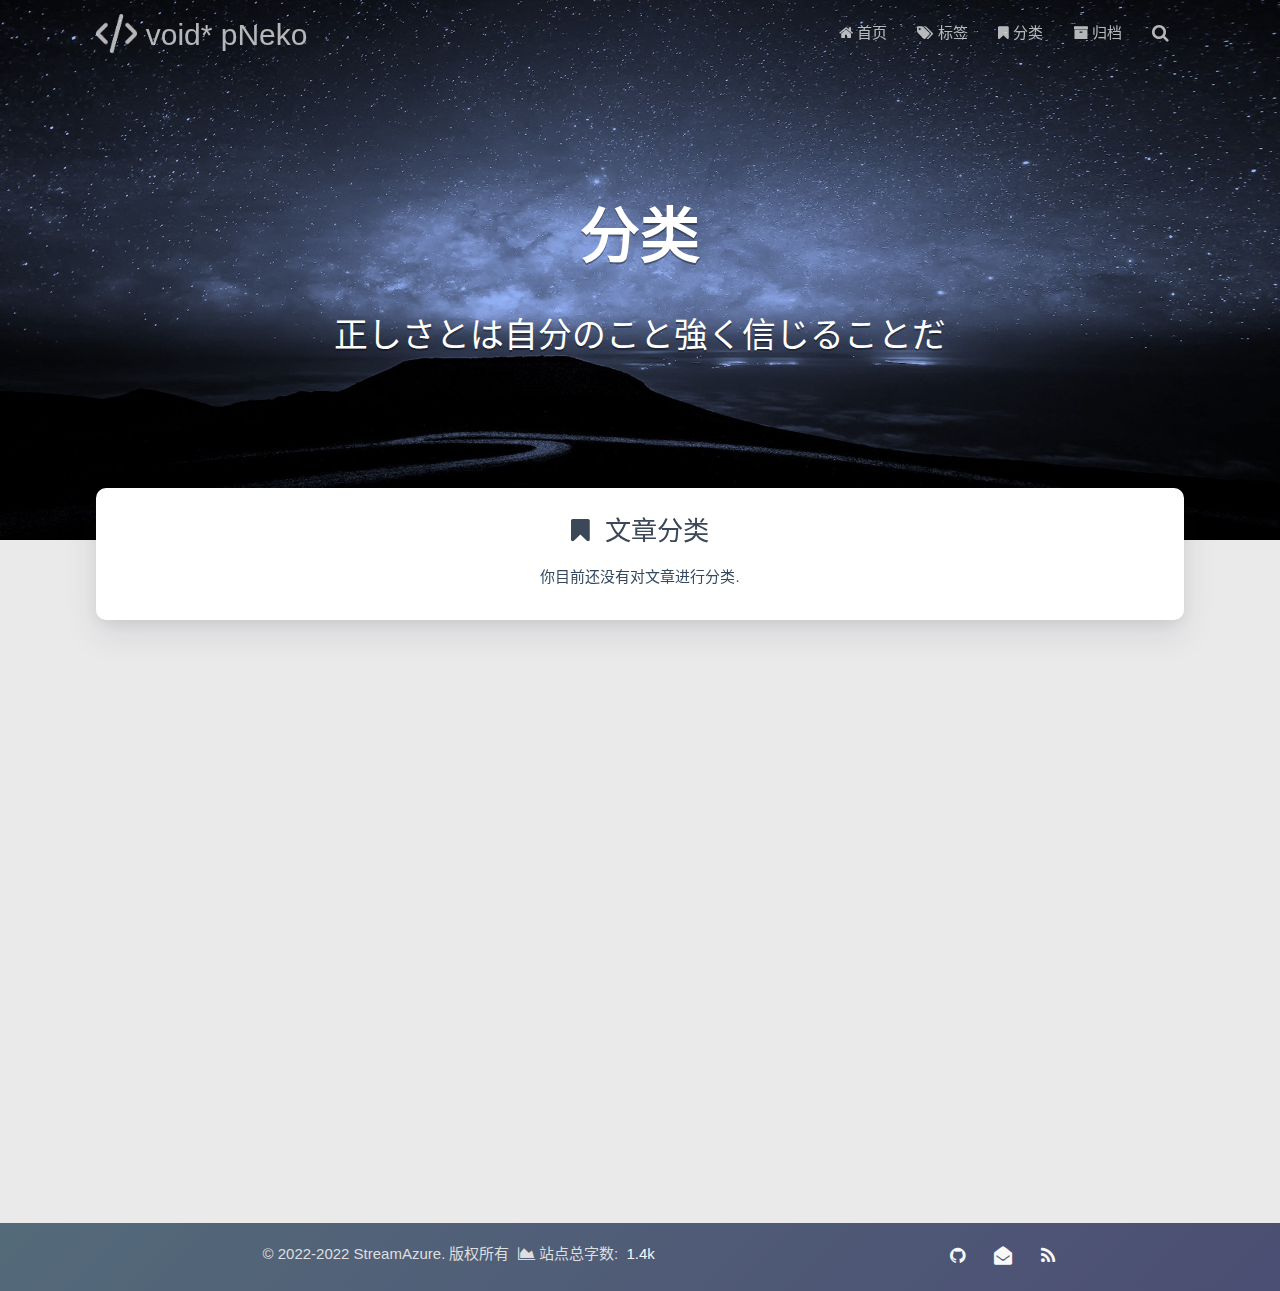
<file: categories/index.html>
<!DOCTYPE HTML>
<html lang="zh-CN">


<head><meta name="generator" content="Hexo 3.9.0">
    <meta charset="utf-8">
    <meta name="keywords" content="分类, void* pNeko">
    <meta name="baidu-site-verification" content="fmlEuI34ir">
    <meta name="google-site-verification" content="yCy2azpds5XSuGZvis6OuA-XIGF5GuGpYRAaGfD6o48">
    <meta name="360-site-verification" content="b7c11a830ef90fd1464ad6206bb7b6e7">
    <meta name="description" content="分类 | void* pNeko">
    <meta http-equiv="X-UA-Compatible" content="IE=edge">
    <meta name="viewport" content="width=device-width, initial-scale=1.0, user-scalable=no">
    <meta name="renderer" content="webkit|ie-stand|ie-comp">
    <meta name="mobile-web-app-capable" content="yes">
    <meta name="format-detection" content="telephone=no">
    <meta name="apple-mobile-web-app-capable" content="yes">
    <meta name="apple-mobile-web-app-status-bar-style" content="black-translucent">
    <title>分类 | void* pNeko</title>
    <link rel="icon" type="image/png" href="/favicon.png">

    <link rel="stylesheet" type="text/css" href="/libs/awesome/css/font-awesome.min.css">
    <link rel="stylesheet" type="text/css" href="/libs/materialize/materialize.min.css">
    <link rel="stylesheet" type="text/css" href="/libs/aos/aos.css">
    <link rel="stylesheet" type="text/css" href="/libs/animate/animate.min.css">
    <link rel="stylesheet" type="text/css" href="/libs/lightGallery/css/lightgallery.min.css">
    <link rel="stylesheet" type="text/css" href="/css/matery.css">
    <link rel="stylesheet" type="text/css" href="/css/my.css">
    <style type="text/css">
        
    </style>

    <script src="/libs/jquery/jquery-2.2.0.min.js"></script>
    <script src="https://sdk.jinrishici.com/v2/browser/jinrishici.js" charset="utf-8"></script>
    <script>
        var _hmt = _hmt || [];
        (function () {
            var hm = document.createElement("script");
            hm.src = "https://hm.baidu.com/hm.js?ce84511d3df71640a9378a69f6293044";
            var s = document.getElementsByTagName("script")[0];
            s.parentNode.insertBefore(hm, s);
        })();
    </script>

    
        <script>
            (function(){
                var bp = document.createElement('script');
                var curProtocol = window.location.protocol.split(':')[0];
                if (curProtocol === 'https') {
                    bp.src = 'https://zz.bdstatic.com/linksubmit/push.js';        
                }
                else {
                    bp.src = 'http://push.zhanzhang.baidu.com/push.js';
                }
                var s = document.getElementsByTagName("script")[0];
                s.parentNode.insertBefore(bp, s);
            })();
        </script>
    

    <script>
        (function(){
        var src = "https://jspassport.ssl.qhimg.com/11.0.1.js?d182b3f28525f2db83acfaaf6e696dba";
        document.write('<script src="' + src + '" id="sozz"><\/script>');
        })();
    </script>

<link rel="stylesheet" href="/css/prism-tomorrow.css" type="text/css"></head>

<body>

    <header class="navbar-fixed">
    <nav id="headNav" class="bg-color nav-transparent">
        <div id="navContainer" class="nav-wrapper container">
            <div class="brand-logo">
                <a href="/" class="waves-effect waves-light">
                    
                    <img src="/medias/logo.png" class="logo-img" alt="LOGO">
                    
                    <span class="logo-span">void* pNeko</span>
                </a>
            </div>
            

<a href="#" data-target="mobile-nav" class="sidenav-trigger button-collapse"><i class="fa fa-navicon"></i></a>
<ul class="right">
    
    <li class="hide-on-med-and-down">
        <a href="/" class="waves-effect waves-light">
            
            <i class="fa fa-home"></i>
            
            <span>首页</span>
        </a>
    </li>
    
    <li class="hide-on-med-and-down">
        <a href="/tags" class="waves-effect waves-light">
            
            <i class="fa fa-tags"></i>
            
            <span>标签</span>
        </a>
    </li>
    
    <li class="hide-on-med-and-down">
        <a href="/categories" class="waves-effect waves-light">
            
            <i class="fa fa-bookmark"></i>
            
            <span>分类</span>
        </a>
    </li>
    
    <li class="hide-on-med-and-down">
        <a href="/archives" class="waves-effect waves-light">
            
            <i class="fa fa-archive"></i>
            
            <span>归档</span>
        </a>
    </li>
    
    <li>
        <a href="#searchModal" class="modal-trigger waves-effect waves-light">
            <i id="searchIcon" class="fa fa-search" title="搜索"></i>
        </a>
    </li>
</ul>

<div id="mobile-nav" class="side-nav sidenav">

    <div class="mobile-head bg-color">
        
        <img src="/medias/logo.png" class="logo-img circle responsive-img">
        
        <div class="logo-name">void* pNeko</div>
        <div class="logo-desc">
            
            正しさとは自分のこと強く信じることだ
            
        </div>
    </div>

    

    <ul class="menu-list mobile-menu-list">
        
        <li>
            <a href="/" class="waves-effect waves-light">
                
                <i class="fa fa-fw fa-home"></i>
                
                首页
            </a>
        </li>
        
        <li>
            <a href="/tags" class="waves-effect waves-light">
                
                <i class="fa fa-fw fa-tags"></i>
                
                标签
            </a>
        </li>
        
        <li>
            <a href="/categories" class="waves-effect waves-light">
                
                <i class="fa fa-fw fa-bookmark"></i>
                
                分类
            </a>
        </li>
        
        <li>
            <a href="/archives" class="waves-effect waves-light">
                
                <i class="fa fa-fw fa-archive"></i>
                
                归档
            </a>
        </li>
        
        
    </ul>
</div>

        </div>

        
    </nav>

</header>

    <div class="bg-cover pd-header about-cover">
    <div class="container">
    <div class="row">
    <div class="col s10 offset-s1 m8 offset-m2 l8 offset-l2">
        <div class="brand">
            <div class="title center-align">
                <!-- 
                    void* pNeko
                 -->
                
                    分类
                
            </div>

            <div class="description center-align">
                
                    正しさとは自分のこと強く信じることだ
                    <!-- <span id="jinrishici-sentence">正在加载今日诗词...</span> -->
                
            </div>
        </div>
    </div>
</div>
<script>
// 每天切换 banner 图.  Switch banner image every day.
$('.bg-cover').css('background-image', 'url(/medias/banner/' + new Date().getDay() + '.jpg)');
</script>
    </div>
</div>

<main class="content">

    

<div id="category-cloud" class="container chip-container">
    <div class="card">
        <div class="card-content">
            <div class="tag-title center-align">
                <i class="fa fa-bookmark"></i>&nbsp;&nbsp;文章分类
            </div>
            <div class="tag-chips">
                
                你目前还没有对文章进行分类.
                
            </div>
        </div>
    </div>
</div>

    

</main>

    <footer class="page-footer bg-color">
    <div class="container row center-align">
        <div class="col s12 m8 l8 copy-right">
            &copy; 2022-2022 StreamAzure. 版权所有

            
                &nbsp;<i class="fa fa-area-chart"></i>&nbsp;站点总字数:&nbsp;
                <span class="white-color">1.4k</span>
                

                    <br>
                    <span id="sitetime"></span>

                    
                        
        </div>
        <div class="col s12 m4 l4 social-link ">
            
    <a href="https://github.com/void-pNeko" class="tooltipped" target="_blank" data-tooltip="访问我的GitHub" data-position="top" data-delay="50">
        <i class="fa fa-github"></i>
    </a>



    <a href="mailto:861495688@qq.com" class="tooltipped" target="_blank" data-tooltip="邮件联系我" data-position="top" data-delay="50">
        <i class="fa fa-envelope-open"></i>
    </a>









    <a href="/atom.xml" class="tooltipped" target="_blank" data-tooltip="RSS 订阅" data-position="top" data-delay="50">
        <i class="fa fa-rss"></i>
    </a>

        </div>
    </div>
</footer>

<div class="progress-bar"></div>

<!-- 不蒜子计数初始值纠正 -->
<script>
    $(document).ready(function() {

        var int = setInterval(fixCount, 50);
        var pvcountOffset = 80000;
        var uvcountOffset = 20000;

        function fixCount() {
            if (document.getElementById("busuanzi_container_site_pv").style.display != "none") {
                $("#busuanzi_value_site_pv").html(parseInt($("#busuanzi_value_site_pv").html()) + pvcountOffset);
                clearInterval(int);
            }
            if ($("#busuanzi_container_site_pv").css("display") != "none") {
                $("#busuanzi_value_site_uv").html(parseInt($("#busuanzi_value_site_uv").html()) + uvcountOffset); // 加上初始数据 
                clearInterval(int);
            }
        }
    });
</script>

<script language=javascript>
    function siteTime() {
        window.setTimeout("siteTime()", 1000);
        var seconds = 1000;
        var minutes = seconds * 60;
        var hours = minutes * 60;
        var days = hours * 24;
        var years = days * 365;
        var today = new Date();
        var todayYear = today.getFullYear();
        var todayMonth = today.getMonth() + 1;
        var todayDate = today.getDate();
        var todayHour = today.getHours();
        var todayMinute = today.getMinutes();
        var todaySecond = today.getSeconds();
        /* Date.UTC() -- 返回date对象距世界标准时间(UTC)1970年1月1日午夜之间的毫秒数(时间戳)
        year - 作为date对象的年份，为4位年份值
        month - 0-11之间的整数，做为date对象的月份
        day - 1-31之间的整数，做为date对象的天数
        hours - 0(午夜24点)-23之间的整数，做为date对象的小时数
        minutes - 0-59之间的整数，做为date对象的分钟数
        seconds - 0-59之间的整数，做为date对象的秒数
        microseconds - 0-999之间的整数，做为date对象的毫秒数 */
        var t1 = Date.UTC(2017, 09, 11, 00, 00, 00); //北京时间2018-2-13 00:00:00
        var t2 = Date.UTC(todayYear, todayMonth, todayDate, todayHour, todayMinute, todaySecond);
        var diff = t2 - t1;
        var diffYears = Math.floor(diff / years);
        var diffDays = Math.floor((diff / days) - diffYears * 365);
        var diffHours = Math.floor((diff - (diffYears * 365 + diffDays) * days) / hours);
        var diffMinutes = Math.floor((diff - (diffYears * 365 + diffDays) * days - diffHours * hours) / minutes);
        var diffSeconds = Math.floor((diff - (diffYears * 365 + diffDays) * days - diffHours * hours - diffMinutes * minutes) / seconds);
        document.getElementById("sitetime").innerHTML = "本站已运行 " + diffYears + " 年 " + diffDays + " 天 " + diffHours + " 小时 " + diffMinutes + " 分钟 " + diffSeconds + " 秒";
    } /*因为建站时间还没有一年，就将之注释掉了。需要的可以取消*/
    // siteTime();
</script>

    <!-- 搜索遮罩框 -->
<div id="searchModal" class="modal">
    <div class="modal-content">
        <div class="search-header">
            <span class="title"><i class="fa fa-search"></i>&nbsp;&nbsp;搜索</span>
            <input type="search" id="searchInput" name="s" placeholder="请输入搜索的关键字"
                   class="search-input">
        </div>
        <div id="searchResult"></div>
    </div>
</div>

<script src="/js/search.js"></script>
<script type="text/javascript">
$(function () {
    searchFunc("/" + "search.xml", 'searchInput', 'searchResult');
});
</script>
    <!-- 回到顶部按钮 -->
<div id="backTop" class="top-scroll">
    <a class="btn-floating btn-large waves-effect waves-light" href="#!">
        <i class="fa fa-angle-up"></i>
    </a>
</div>


    <script src="/libs/materialize/materialize.min.js"></script>
    <script src="/libs/masonry/masonry.pkgd.min.js"></script>
    <script src="/libs/aos/aos.js"></script>
    <script src="/libs/scrollprogress/scrollProgress.min.js"></script>
    <script src="/libs/lightGallery/js/lightgallery-all.min.js"></script>
    <script src="/js/matery.js"></script>

    <script type="text/javascript"> var OriginTitile = document.title, st; document.addEventListener("visibilitychange", function () { document.hidden ? (document.title = "Σ(っ °Д °;)っ喔哟，崩溃啦！", clearTimeout(st)) : (document.title = "φ(゜▽゜*)♪咦，又好了！", st = setTimeout(function () { document.title = OriginTitile }, 3e3)) })
    </script>

    <!-- Global site tag (gtag.js) - Google Analytics -->



    

    

    <!-- 雪花特效 -->
    

</body>

</html>
</file>
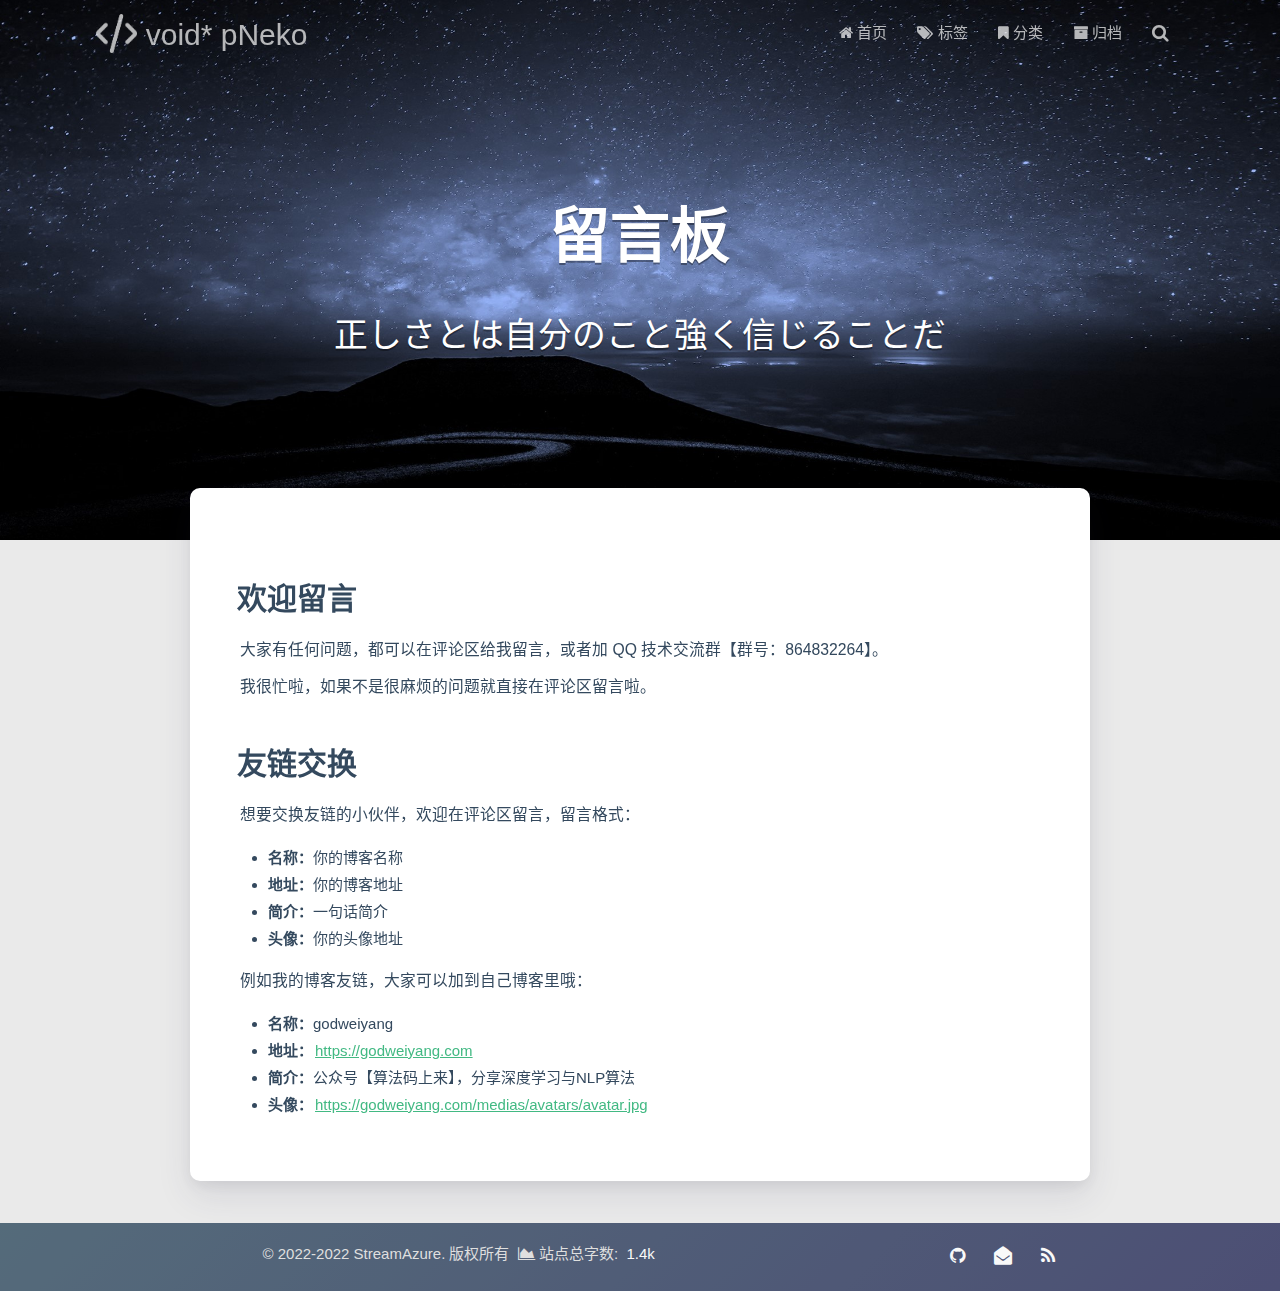
<file: contact/index.html>
<!DOCTYPE HTML>
<html lang="zh-CN">


<head><meta name="generator" content="Hexo 3.9.0">
    <meta charset="utf-8">
    <meta name="keywords" content="留言板, void* pNeko">
    <meta name="baidu-site-verification" content="fmlEuI34ir">
    <meta name="google-site-verification" content="yCy2azpds5XSuGZvis6OuA-XIGF5GuGpYRAaGfD6o48">
    <meta name="360-site-verification" content="b7c11a830ef90fd1464ad6206bb7b6e7">
    <meta name="description" content="留言板 | void* pNeko">
    <meta http-equiv="X-UA-Compatible" content="IE=edge">
    <meta name="viewport" content="width=device-width, initial-scale=1.0, user-scalable=no">
    <meta name="renderer" content="webkit|ie-stand|ie-comp">
    <meta name="mobile-web-app-capable" content="yes">
    <meta name="format-detection" content="telephone=no">
    <meta name="apple-mobile-web-app-capable" content="yes">
    <meta name="apple-mobile-web-app-status-bar-style" content="black-translucent">
    <title>留言板 | void* pNeko</title>
    <link rel="icon" type="image/png" href="/favicon.png">

    <link rel="stylesheet" type="text/css" href="/libs/awesome/css/font-awesome.min.css">
    <link rel="stylesheet" type="text/css" href="/libs/materialize/materialize.min.css">
    <link rel="stylesheet" type="text/css" href="/libs/aos/aos.css">
    <link rel="stylesheet" type="text/css" href="/libs/animate/animate.min.css">
    <link rel="stylesheet" type="text/css" href="/libs/lightGallery/css/lightgallery.min.css">
    <link rel="stylesheet" type="text/css" href="/css/matery.css">
    <link rel="stylesheet" type="text/css" href="/css/my.css">
    <style type="text/css">
        
    </style>

    <script src="/libs/jquery/jquery-2.2.0.min.js"></script>
    <script src="https://sdk.jinrishici.com/v2/browser/jinrishici.js" charset="utf-8"></script>
    <script>
        var _hmt = _hmt || [];
        (function () {
            var hm = document.createElement("script");
            hm.src = "https://hm.baidu.com/hm.js?ce84511d3df71640a9378a69f6293044";
            var s = document.getElementsByTagName("script")[0];
            s.parentNode.insertBefore(hm, s);
        })();
    </script>

    
        <script>
            (function(){
                var bp = document.createElement('script');
                var curProtocol = window.location.protocol.split(':')[0];
                if (curProtocol === 'https') {
                    bp.src = 'https://zz.bdstatic.com/linksubmit/push.js';        
                }
                else {
                    bp.src = 'http://push.zhanzhang.baidu.com/push.js';
                }
                var s = document.getElementsByTagName("script")[0];
                s.parentNode.insertBefore(bp, s);
            })();
        </script>
    

    <script>
        (function(){
        var src = "https://jspassport.ssl.qhimg.com/11.0.1.js?d182b3f28525f2db83acfaaf6e696dba";
        document.write('<script src="' + src + '" id="sozz"><\/script>');
        })();
    </script>

<link rel="stylesheet" href="/css/prism-tomorrow.css" type="text/css"></head>

<body>

    <header class="navbar-fixed">
    <nav id="headNav" class="bg-color nav-transparent">
        <div id="navContainer" class="nav-wrapper container">
            <div class="brand-logo">
                <a href="/" class="waves-effect waves-light">
                    
                    <img src="/medias/logo.png" class="logo-img" alt="LOGO">
                    
                    <span class="logo-span">void* pNeko</span>
                </a>
            </div>
            

<a href="#" data-target="mobile-nav" class="sidenav-trigger button-collapse"><i class="fa fa-navicon"></i></a>
<ul class="right">
    
    <li class="hide-on-med-and-down">
        <a href="/" class="waves-effect waves-light">
            
            <i class="fa fa-home"></i>
            
            <span>首页</span>
        </a>
    </li>
    
    <li class="hide-on-med-and-down">
        <a href="/tags" class="waves-effect waves-light">
            
            <i class="fa fa-tags"></i>
            
            <span>标签</span>
        </a>
    </li>
    
    <li class="hide-on-med-and-down">
        <a href="/categories" class="waves-effect waves-light">
            
            <i class="fa fa-bookmark"></i>
            
            <span>分类</span>
        </a>
    </li>
    
    <li class="hide-on-med-and-down">
        <a href="/archives" class="waves-effect waves-light">
            
            <i class="fa fa-archive"></i>
            
            <span>归档</span>
        </a>
    </li>
    
    <li>
        <a href="#searchModal" class="modal-trigger waves-effect waves-light">
            <i id="searchIcon" class="fa fa-search" title="搜索"></i>
        </a>
    </li>
</ul>

<div id="mobile-nav" class="side-nav sidenav">

    <div class="mobile-head bg-color">
        
        <img src="/medias/logo.png" class="logo-img circle responsive-img">
        
        <div class="logo-name">void* pNeko</div>
        <div class="logo-desc">
            
            正しさとは自分のこと強く信じることだ
            
        </div>
    </div>

    

    <ul class="menu-list mobile-menu-list">
        
        <li>
            <a href="/" class="waves-effect waves-light">
                
                <i class="fa fa-fw fa-home"></i>
                
                首页
            </a>
        </li>
        
        <li>
            <a href="/tags" class="waves-effect waves-light">
                
                <i class="fa fa-fw fa-tags"></i>
                
                标签
            </a>
        </li>
        
        <li>
            <a href="/categories" class="waves-effect waves-light">
                
                <i class="fa fa-fw fa-bookmark"></i>
                
                分类
            </a>
        </li>
        
        <li>
            <a href="/archives" class="waves-effect waves-light">
                
                <i class="fa fa-fw fa-archive"></i>
                
                归档
            </a>
        </li>
        
        
    </ul>
</div>

        </div>

        
    </nav>

</header>

    <div class="bg-cover pd-header about-cover">
    <div class="container">
    <div class="row">
    <div class="col s10 offset-s1 m8 offset-m2 l8 offset-l2">
        <div class="brand">
            <div class="title center-align">
                <!-- 
                    void* pNeko
                 -->
                
                    留言板
                
            </div>

            <div class="description center-align">
                
                    正しさとは自分のこと強く信じることだ
                    <!-- <span id="jinrishici-sentence">正在加载今日诗词...</span> -->
                
            </div>
        </div>
    </div>
</div>
<script>
// 每天切换 banner 图.  Switch banner image every day.
$('.bg-cover').css('background-image', 'url(/medias/banner/' + new Date().getDay() + '.jpg)');
</script>
    </div>
</div>

<main class="content">
    <div id="aboutme" class="container contact-container">
        <div class="card">
            <div class="card-content">
                <div class="card-content article-card-content">
                    <div id="articleContent" data-aos="fade-up">
                        <h1 id="欢迎留言"><a href="#欢迎留言" class="headerlink" title="欢迎留言"></a>欢迎留言</h1><p>大家有任何问题，都可以在评论区给我留言，或者加 QQ 技术交流群【群号：864832264】。</p>
<p>我很忙啦，如果不是很麻烦的问题就直接在评论区留言啦。</p>
<h1 id="友链交换"><a href="#友链交换" class="headerlink" title="友链交换"></a>友链交换</h1><p>想要交换友链的小伙伴，欢迎在评论区留言，留言格式：</p>
<ul>
<li><strong>名称：</strong>你的博客名称</li>
<li><strong>地址：</strong>你的博客地址</li>
<li><strong>简介：</strong>一句话简介</li>
<li><strong>头像：</strong>你的头像地址</li>
</ul>
<p>例如我的博客友链，大家可以加到自己博客里哦：</p>
<ul>
<li><strong>名称：</strong>godweiyang</li>
<li><strong>地址：</strong><a href="https://godweiyang.com" target="_blank" rel="noopener">https://godweiyang.com</a></li>
<li><strong>简介：</strong>公众号【算法码上来】，分享深度学习与NLP算法</li>
<li><strong>头像：</strong><a href="https://godweiyang.com/medias/avatars/avatar.jpg" target="_blank" rel="noopener">https://godweiyang.com/medias/avatars/avatar.jpg</a></li>
</ul>

                    </div>
                </div>
            </div>
        </div>
        <div class="card">

            

            

            

            

            

        </div>
    </div>
</main>
    <footer class="page-footer bg-color">
    <div class="container row center-align">
        <div class="col s12 m8 l8 copy-right">
            &copy; 2022-2022 StreamAzure. 版权所有

            
                &nbsp;<i class="fa fa-area-chart"></i>&nbsp;站点总字数:&nbsp;
                <span class="white-color">1.4k</span>
                

                    <br>
                    <span id="sitetime"></span>

                    
                        
        </div>
        <div class="col s12 m4 l4 social-link ">
            
    <a href="https://github.com/void-pNeko" class="tooltipped" target="_blank" data-tooltip="访问我的GitHub" data-position="top" data-delay="50">
        <i class="fa fa-github"></i>
    </a>



    <a href="mailto:861495688@qq.com" class="tooltipped" target="_blank" data-tooltip="邮件联系我" data-position="top" data-delay="50">
        <i class="fa fa-envelope-open"></i>
    </a>









    <a href="/atom.xml" class="tooltipped" target="_blank" data-tooltip="RSS 订阅" data-position="top" data-delay="50">
        <i class="fa fa-rss"></i>
    </a>

        </div>
    </div>
</footer>

<div class="progress-bar"></div>

<!-- 不蒜子计数初始值纠正 -->
<script>
    $(document).ready(function() {

        var int = setInterval(fixCount, 50);
        var pvcountOffset = 80000;
        var uvcountOffset = 20000;

        function fixCount() {
            if (document.getElementById("busuanzi_container_site_pv").style.display != "none") {
                $("#busuanzi_value_site_pv").html(parseInt($("#busuanzi_value_site_pv").html()) + pvcountOffset);
                clearInterval(int);
            }
            if ($("#busuanzi_container_site_pv").css("display") != "none") {
                $("#busuanzi_value_site_uv").html(parseInt($("#busuanzi_value_site_uv").html()) + uvcountOffset); // 加上初始数据 
                clearInterval(int);
            }
        }
    });
</script>

<script language=javascript>
    function siteTime() {
        window.setTimeout("siteTime()", 1000);
        var seconds = 1000;
        var minutes = seconds * 60;
        var hours = minutes * 60;
        var days = hours * 24;
        var years = days * 365;
        var today = new Date();
        var todayYear = today.getFullYear();
        var todayMonth = today.getMonth() + 1;
        var todayDate = today.getDate();
        var todayHour = today.getHours();
        var todayMinute = today.getMinutes();
        var todaySecond = today.getSeconds();
        /* Date.UTC() -- 返回date对象距世界标准时间(UTC)1970年1月1日午夜之间的毫秒数(时间戳)
        year - 作为date对象的年份，为4位年份值
        month - 0-11之间的整数，做为date对象的月份
        day - 1-31之间的整数，做为date对象的天数
        hours - 0(午夜24点)-23之间的整数，做为date对象的小时数
        minutes - 0-59之间的整数，做为date对象的分钟数
        seconds - 0-59之间的整数，做为date对象的秒数
        microseconds - 0-999之间的整数，做为date对象的毫秒数 */
        var t1 = Date.UTC(2017, 09, 11, 00, 00, 00); //北京时间2018-2-13 00:00:00
        var t2 = Date.UTC(todayYear, todayMonth, todayDate, todayHour, todayMinute, todaySecond);
        var diff = t2 - t1;
        var diffYears = Math.floor(diff / years);
        var diffDays = Math.floor((diff / days) - diffYears * 365);
        var diffHours = Math.floor((diff - (diffYears * 365 + diffDays) * days) / hours);
        var diffMinutes = Math.floor((diff - (diffYears * 365 + diffDays) * days - diffHours * hours) / minutes);
        var diffSeconds = Math.floor((diff - (diffYears * 365 + diffDays) * days - diffHours * hours - diffMinutes * minutes) / seconds);
        document.getElementById("sitetime").innerHTML = "本站已运行 " + diffYears + " 年 " + diffDays + " 天 " + diffHours + " 小时 " + diffMinutes + " 分钟 " + diffSeconds + " 秒";
    } /*因为建站时间还没有一年，就将之注释掉了。需要的可以取消*/
    // siteTime();
</script>

    <!-- 搜索遮罩框 -->
<div id="searchModal" class="modal">
    <div class="modal-content">
        <div class="search-header">
            <span class="title"><i class="fa fa-search"></i>&nbsp;&nbsp;搜索</span>
            <input type="search" id="searchInput" name="s" placeholder="请输入搜索的关键字"
                   class="search-input">
        </div>
        <div id="searchResult"></div>
    </div>
</div>

<script src="/js/search.js"></script>
<script type="text/javascript">
$(function () {
    searchFunc("/" + "search.xml", 'searchInput', 'searchResult');
});
</script>
    <!-- 回到顶部按钮 -->
<div id="backTop" class="top-scroll">
    <a class="btn-floating btn-large waves-effect waves-light" href="#!">
        <i class="fa fa-angle-up"></i>
    </a>
</div>


    <script src="/libs/materialize/materialize.min.js"></script>
    <script src="/libs/masonry/masonry.pkgd.min.js"></script>
    <script src="/libs/aos/aos.js"></script>
    <script src="/libs/scrollprogress/scrollProgress.min.js"></script>
    <script src="/libs/lightGallery/js/lightgallery-all.min.js"></script>
    <script src="/js/matery.js"></script>

    <script type="text/javascript"> var OriginTitile = document.title, st; document.addEventListener("visibilitychange", function () { document.hidden ? (document.title = "Σ(っ °Д °;)っ喔哟，崩溃啦！", clearTimeout(st)) : (document.title = "φ(゜▽゜*)♪咦，又好了！", st = setTimeout(function () { document.title = OriginTitile }, 3e3)) })
    </script>

    <!-- Global site tag (gtag.js) - Google Analytics -->



    

    

    <!-- 雪花特效 -->
    

</body>

</html>
</file>
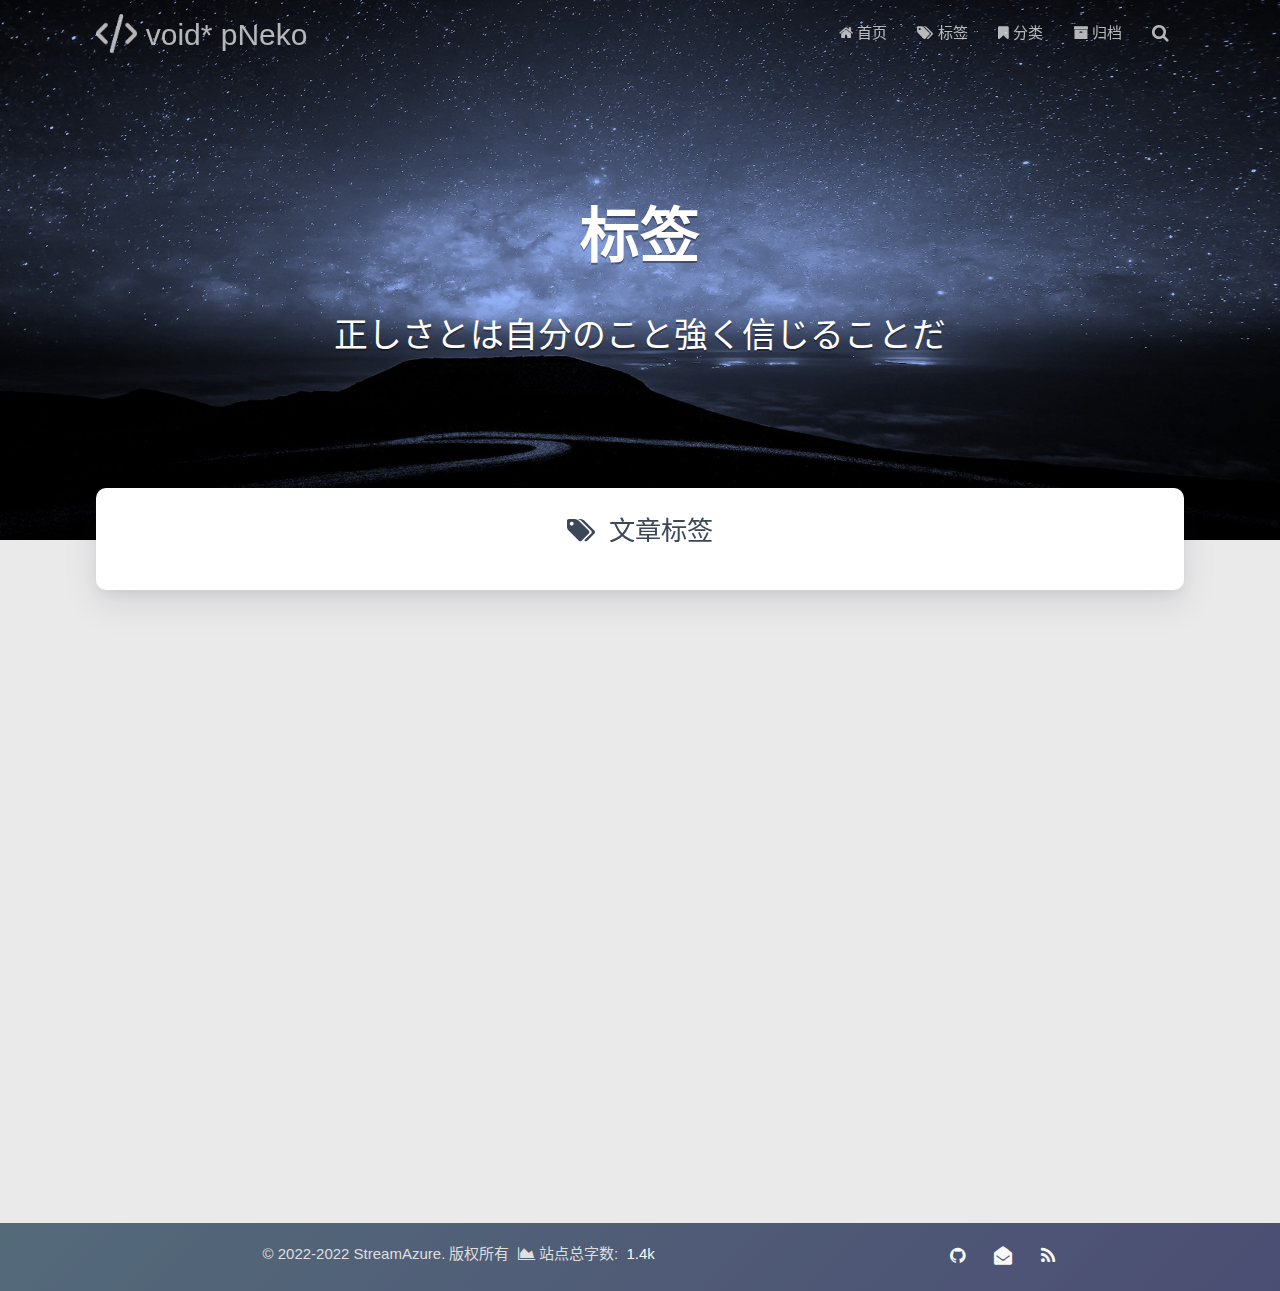
<file: tags/index.html>
<!DOCTYPE HTML>
<html lang="zh-CN">


<head><meta name="generator" content="Hexo 3.9.0">
    <meta charset="utf-8">
    <meta name="keywords" content="标签, void* pNeko">
    <meta name="baidu-site-verification" content="fmlEuI34ir">
    <meta name="google-site-verification" content="yCy2azpds5XSuGZvis6OuA-XIGF5GuGpYRAaGfD6o48">
    <meta name="360-site-verification" content="b7c11a830ef90fd1464ad6206bb7b6e7">
    <meta name="description" content="标签 | void* pNeko">
    <meta http-equiv="X-UA-Compatible" content="IE=edge">
    <meta name="viewport" content="width=device-width, initial-scale=1.0, user-scalable=no">
    <meta name="renderer" content="webkit|ie-stand|ie-comp">
    <meta name="mobile-web-app-capable" content="yes">
    <meta name="format-detection" content="telephone=no">
    <meta name="apple-mobile-web-app-capable" content="yes">
    <meta name="apple-mobile-web-app-status-bar-style" content="black-translucent">
    <title>标签 | void* pNeko</title>
    <link rel="icon" type="image/png" href="/favicon.png">

    <link rel="stylesheet" type="text/css" href="/libs/awesome/css/font-awesome.min.css">
    <link rel="stylesheet" type="text/css" href="/libs/materialize/materialize.min.css">
    <link rel="stylesheet" type="text/css" href="/libs/aos/aos.css">
    <link rel="stylesheet" type="text/css" href="/libs/animate/animate.min.css">
    <link rel="stylesheet" type="text/css" href="/libs/lightGallery/css/lightgallery.min.css">
    <link rel="stylesheet" type="text/css" href="/css/matery.css">
    <link rel="stylesheet" type="text/css" href="/css/my.css">
    <style type="text/css">
        
    </style>

    <script src="/libs/jquery/jquery-2.2.0.min.js"></script>
    <script src="https://sdk.jinrishici.com/v2/browser/jinrishici.js" charset="utf-8"></script>
    <script>
        var _hmt = _hmt || [];
        (function () {
            var hm = document.createElement("script");
            hm.src = "https://hm.baidu.com/hm.js?ce84511d3df71640a9378a69f6293044";
            var s = document.getElementsByTagName("script")[0];
            s.parentNode.insertBefore(hm, s);
        })();
    </script>

    
        <script>
            (function(){
                var bp = document.createElement('script');
                var curProtocol = window.location.protocol.split(':')[0];
                if (curProtocol === 'https') {
                    bp.src = 'https://zz.bdstatic.com/linksubmit/push.js';        
                }
                else {
                    bp.src = 'http://push.zhanzhang.baidu.com/push.js';
                }
                var s = document.getElementsByTagName("script")[0];
                s.parentNode.insertBefore(bp, s);
            })();
        </script>
    

    <script>
        (function(){
        var src = "https://jspassport.ssl.qhimg.com/11.0.1.js?d182b3f28525f2db83acfaaf6e696dba";
        document.write('<script src="' + src + '" id="sozz"><\/script>');
        })();
    </script>

<link rel="stylesheet" href="/css/prism-tomorrow.css" type="text/css"></head>

<body>

    <header class="navbar-fixed">
    <nav id="headNav" class="bg-color nav-transparent">
        <div id="navContainer" class="nav-wrapper container">
            <div class="brand-logo">
                <a href="/" class="waves-effect waves-light">
                    
                    <img src="/medias/logo.png" class="logo-img" alt="LOGO">
                    
                    <span class="logo-span">void* pNeko</span>
                </a>
            </div>
            

<a href="#" data-target="mobile-nav" class="sidenav-trigger button-collapse"><i class="fa fa-navicon"></i></a>
<ul class="right">
    
    <li class="hide-on-med-and-down">
        <a href="/" class="waves-effect waves-light">
            
            <i class="fa fa-home"></i>
            
            <span>首页</span>
        </a>
    </li>
    
    <li class="hide-on-med-and-down">
        <a href="/tags" class="waves-effect waves-light">
            
            <i class="fa fa-tags"></i>
            
            <span>标签</span>
        </a>
    </li>
    
    <li class="hide-on-med-and-down">
        <a href="/categories" class="waves-effect waves-light">
            
            <i class="fa fa-bookmark"></i>
            
            <span>分类</span>
        </a>
    </li>
    
    <li class="hide-on-med-and-down">
        <a href="/archives" class="waves-effect waves-light">
            
            <i class="fa fa-archive"></i>
            
            <span>归档</span>
        </a>
    </li>
    
    <li>
        <a href="#searchModal" class="modal-trigger waves-effect waves-light">
            <i id="searchIcon" class="fa fa-search" title="搜索"></i>
        </a>
    </li>
</ul>

<div id="mobile-nav" class="side-nav sidenav">

    <div class="mobile-head bg-color">
        
        <img src="/medias/logo.png" class="logo-img circle responsive-img">
        
        <div class="logo-name">void* pNeko</div>
        <div class="logo-desc">
            
            正しさとは自分のこと強く信じることだ
            
        </div>
    </div>

    

    <ul class="menu-list mobile-menu-list">
        
        <li>
            <a href="/" class="waves-effect waves-light">
                
                <i class="fa fa-fw fa-home"></i>
                
                首页
            </a>
        </li>
        
        <li>
            <a href="/tags" class="waves-effect waves-light">
                
                <i class="fa fa-fw fa-tags"></i>
                
                标签
            </a>
        </li>
        
        <li>
            <a href="/categories" class="waves-effect waves-light">
                
                <i class="fa fa-fw fa-bookmark"></i>
                
                分类
            </a>
        </li>
        
        <li>
            <a href="/archives" class="waves-effect waves-light">
                
                <i class="fa fa-fw fa-archive"></i>
                
                归档
            </a>
        </li>
        
        
    </ul>
</div>

        </div>

        
    </nav>

</header>

    <div class="bg-cover pd-header about-cover">
    <div class="container">
    <div class="row">
    <div class="col s10 offset-s1 m8 offset-m2 l8 offset-l2">
        <div class="brand">
            <div class="title center-align">
                <!-- 
                    void* pNeko
                 -->
                
                    标签
                
            </div>

            <div class="description center-align">
                
                    正しさとは自分のこと強く信じることだ
                    <!-- <span id="jinrishici-sentence">正在加载今日诗词...</span> -->
                
            </div>
        </div>
    </div>
</div>
<script>
// 每天切换 banner 图.  Switch banner image every day.
$('.bg-cover').css('background-image', 'url(/medias/banner/' + new Date().getDay() + '.jpg)');
</script>
    </div>
</div>

<main class="content">

    

<div id="tags" class="container chip-container">
    <div class="card">
        <div class="card-content">
            <div class="tag-title center-align">
                <i class="fa fa-tags"></i>&nbsp;&nbsp;文章标签
            </div>
            <div class="tag-chips">
                
            </div>
        </div>
    </div>
</div>

    

</main>

    <footer class="page-footer bg-color">
    <div class="container row center-align">
        <div class="col s12 m8 l8 copy-right">
            &copy; 2022-2022 StreamAzure. 版权所有

            
                &nbsp;<i class="fa fa-area-chart"></i>&nbsp;站点总字数:&nbsp;
                <span class="white-color">1.4k</span>
                

                    <br>
                    <span id="sitetime"></span>

                    
                        
        </div>
        <div class="col s12 m4 l4 social-link ">
            
    <a href="https://github.com/void-pNeko" class="tooltipped" target="_blank" data-tooltip="访问我的GitHub" data-position="top" data-delay="50">
        <i class="fa fa-github"></i>
    </a>



    <a href="mailto:861495688@qq.com" class="tooltipped" target="_blank" data-tooltip="邮件联系我" data-position="top" data-delay="50">
        <i class="fa fa-envelope-open"></i>
    </a>









    <a href="/atom.xml" class="tooltipped" target="_blank" data-tooltip="RSS 订阅" data-position="top" data-delay="50">
        <i class="fa fa-rss"></i>
    </a>

        </div>
    </div>
</footer>

<div class="progress-bar"></div>

<!-- 不蒜子计数初始值纠正 -->
<script>
    $(document).ready(function() {

        var int = setInterval(fixCount, 50);
        var pvcountOffset = 80000;
        var uvcountOffset = 20000;

        function fixCount() {
            if (document.getElementById("busuanzi_container_site_pv").style.display != "none") {
                $("#busuanzi_value_site_pv").html(parseInt($("#busuanzi_value_site_pv").html()) + pvcountOffset);
                clearInterval(int);
            }
            if ($("#busuanzi_container_site_pv").css("display") != "none") {
                $("#busuanzi_value_site_uv").html(parseInt($("#busuanzi_value_site_uv").html()) + uvcountOffset); // 加上初始数据 
                clearInterval(int);
            }
        }
    });
</script>

<script language=javascript>
    function siteTime() {
        window.setTimeout("siteTime()", 1000);
        var seconds = 1000;
        var minutes = seconds * 60;
        var hours = minutes * 60;
        var days = hours * 24;
        var years = days * 365;
        var today = new Date();
        var todayYear = today.getFullYear();
        var todayMonth = today.getMonth() + 1;
        var todayDate = today.getDate();
        var todayHour = today.getHours();
        var todayMinute = today.getMinutes();
        var todaySecond = today.getSeconds();
        /* Date.UTC() -- 返回date对象距世界标准时间(UTC)1970年1月1日午夜之间的毫秒数(时间戳)
        year - 作为date对象的年份，为4位年份值
        month - 0-11之间的整数，做为date对象的月份
        day - 1-31之间的整数，做为date对象的天数
        hours - 0(午夜24点)-23之间的整数，做为date对象的小时数
        minutes - 0-59之间的整数，做为date对象的分钟数
        seconds - 0-59之间的整数，做为date对象的秒数
        microseconds - 0-999之间的整数，做为date对象的毫秒数 */
        var t1 = Date.UTC(2017, 09, 11, 00, 00, 00); //北京时间2018-2-13 00:00:00
        var t2 = Date.UTC(todayYear, todayMonth, todayDate, todayHour, todayMinute, todaySecond);
        var diff = t2 - t1;
        var diffYears = Math.floor(diff / years);
        var diffDays = Math.floor((diff / days) - diffYears * 365);
        var diffHours = Math.floor((diff - (diffYears * 365 + diffDays) * days) / hours);
        var diffMinutes = Math.floor((diff - (diffYears * 365 + diffDays) * days - diffHours * hours) / minutes);
        var diffSeconds = Math.floor((diff - (diffYears * 365 + diffDays) * days - diffHours * hours - diffMinutes * minutes) / seconds);
        document.getElementById("sitetime").innerHTML = "本站已运行 " + diffYears + " 年 " + diffDays + " 天 " + diffHours + " 小时 " + diffMinutes + " 分钟 " + diffSeconds + " 秒";
    } /*因为建站时间还没有一年，就将之注释掉了。需要的可以取消*/
    // siteTime();
</script>

    <!-- 搜索遮罩框 -->
<div id="searchModal" class="modal">
    <div class="modal-content">
        <div class="search-header">
            <span class="title"><i class="fa fa-search"></i>&nbsp;&nbsp;搜索</span>
            <input type="search" id="searchInput" name="s" placeholder="请输入搜索的关键字"
                   class="search-input">
        </div>
        <div id="searchResult"></div>
    </div>
</div>

<script src="/js/search.js"></script>
<script type="text/javascript">
$(function () {
    searchFunc("/" + "search.xml", 'searchInput', 'searchResult');
});
</script>
    <!-- 回到顶部按钮 -->
<div id="backTop" class="top-scroll">
    <a class="btn-floating btn-large waves-effect waves-light" href="#!">
        <i class="fa fa-angle-up"></i>
    </a>
</div>


    <script src="/libs/materialize/materialize.min.js"></script>
    <script src="/libs/masonry/masonry.pkgd.min.js"></script>
    <script src="/libs/aos/aos.js"></script>
    <script src="/libs/scrollprogress/scrollProgress.min.js"></script>
    <script src="/libs/lightGallery/js/lightgallery-all.min.js"></script>
    <script src="/js/matery.js"></script>

    <script type="text/javascript"> var OriginTitile = document.title, st; document.addEventListener("visibilitychange", function () { document.hidden ? (document.title = "Σ(っ °Д °;)っ喔哟，崩溃啦！", clearTimeout(st)) : (document.title = "φ(゜▽゜*)♪咦，又好了！", st = setTimeout(function () { document.title = OriginTitile }, 3e3)) })
    </script>

    <!-- Global site tag (gtag.js) - Google Analytics -->



    

    

    <!-- 雪花特效 -->
    

</body>

</html>
</file>
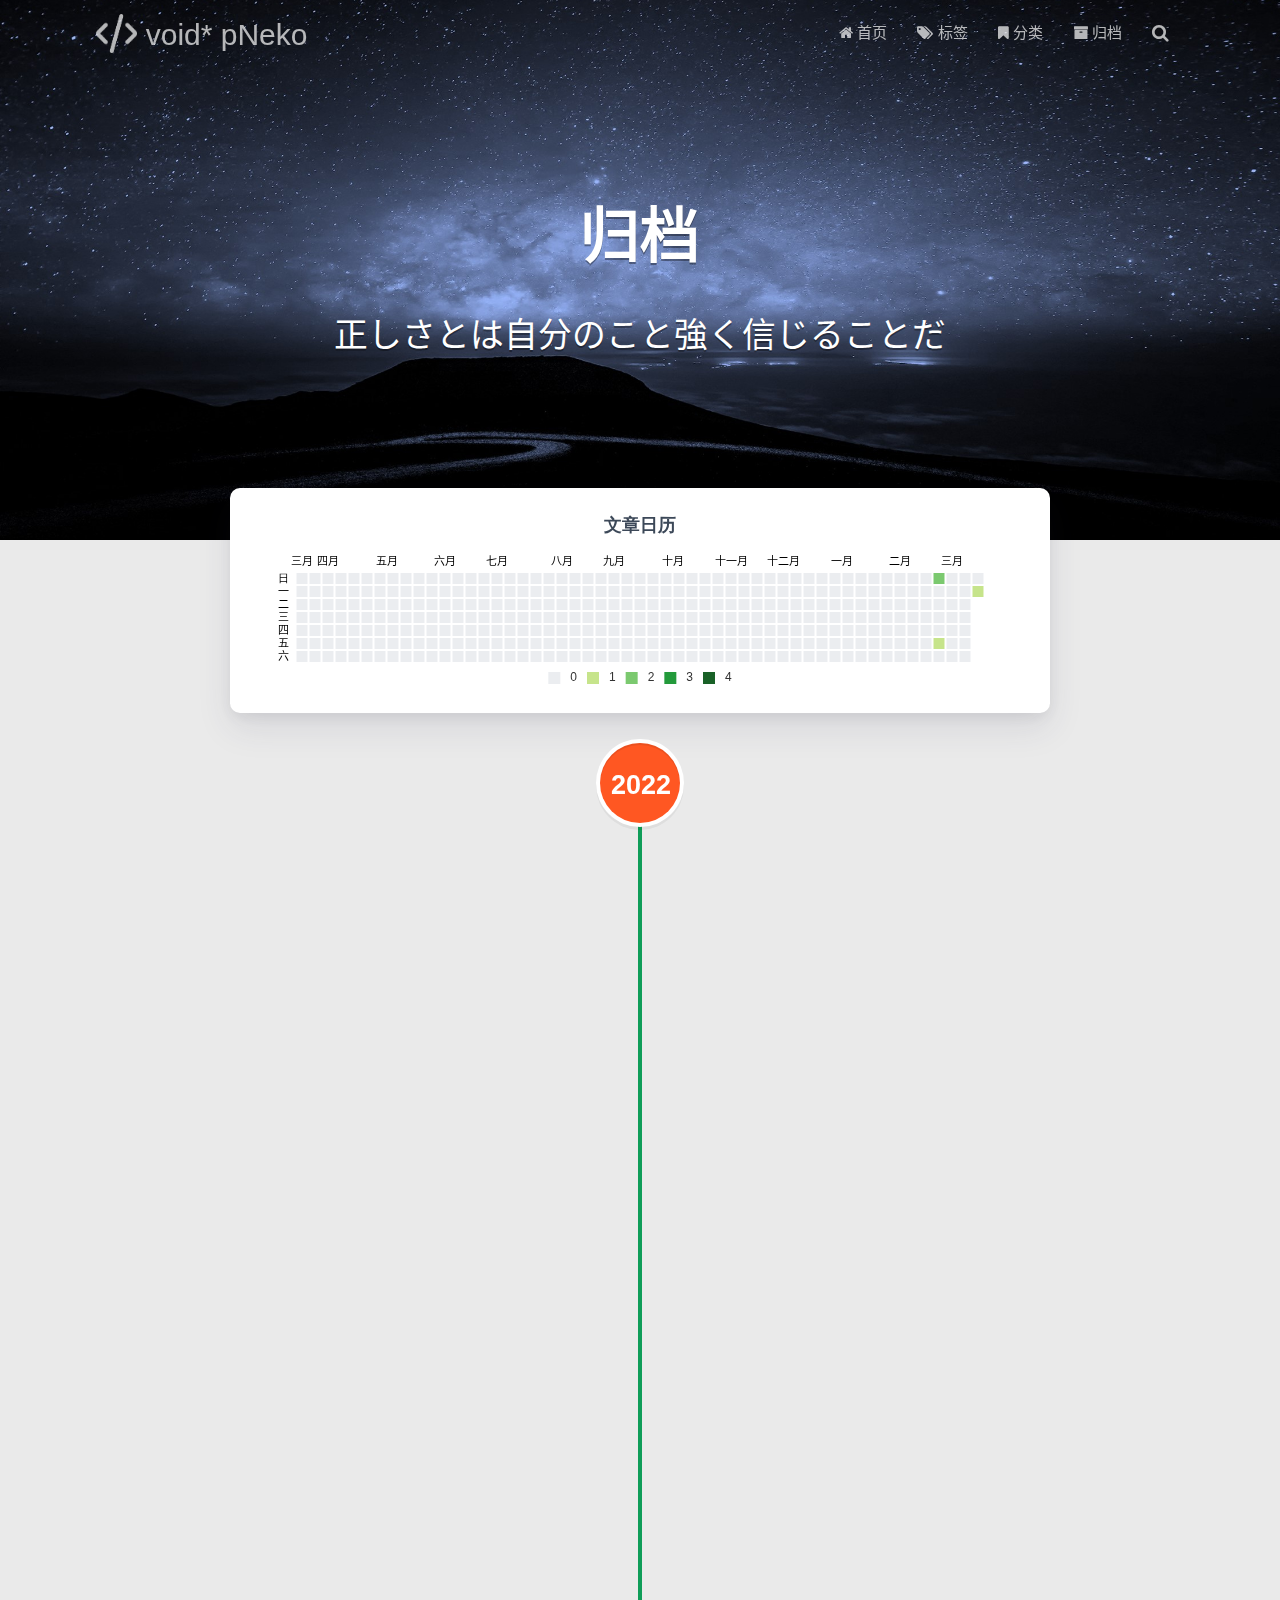
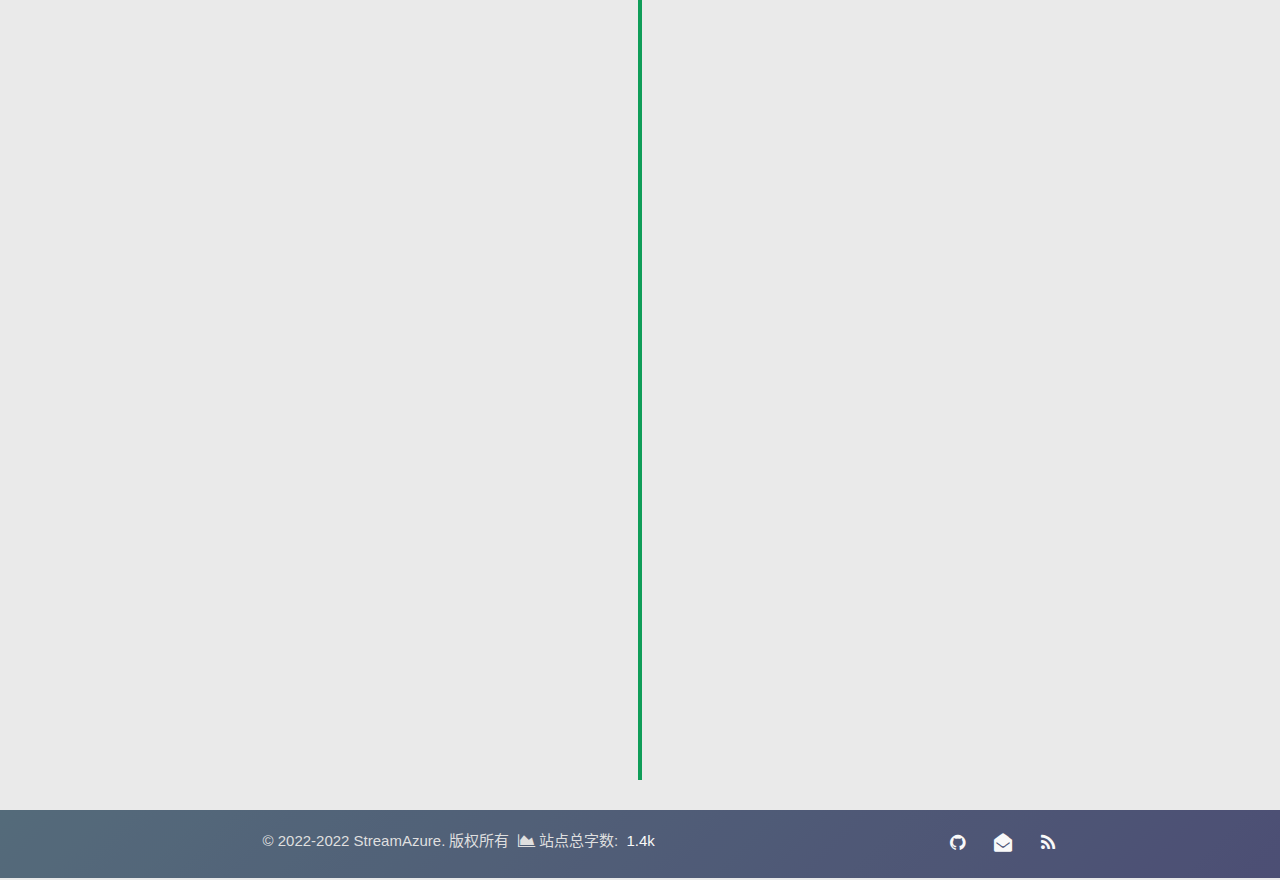
<file: archives/2022/index.html>
<!DOCTYPE HTML>
<html lang="zh-CN">


<head><meta name="generator" content="Hexo 3.9.0">
    <meta charset="utf-8">
    <meta name="keywords" content="归档: 2022, void* pNeko">
    <meta name="baidu-site-verification" content="fmlEuI34ir">
    <meta name="google-site-verification" content="yCy2azpds5XSuGZvis6OuA-XIGF5GuGpYRAaGfD6o48">
    <meta name="360-site-verification" content="b7c11a830ef90fd1464ad6206bb7b6e7">
    <meta name="description" content="归档: 2022 | void* pNeko">
    <meta http-equiv="X-UA-Compatible" content="IE=edge">
    <meta name="viewport" content="width=device-width, initial-scale=1.0, user-scalable=no">
    <meta name="renderer" content="webkit|ie-stand|ie-comp">
    <meta name="mobile-web-app-capable" content="yes">
    <meta name="format-detection" content="telephone=no">
    <meta name="apple-mobile-web-app-capable" content="yes">
    <meta name="apple-mobile-web-app-status-bar-style" content="black-translucent">
    <title>归档: 2022 | void* pNeko</title>
    <link rel="icon" type="image/png" href="/favicon.png">

    <link rel="stylesheet" type="text/css" href="/libs/awesome/css/font-awesome.min.css">
    <link rel="stylesheet" type="text/css" href="/libs/materialize/materialize.min.css">
    <link rel="stylesheet" type="text/css" href="/libs/aos/aos.css">
    <link rel="stylesheet" type="text/css" href="/libs/animate/animate.min.css">
    <link rel="stylesheet" type="text/css" href="/libs/lightGallery/css/lightgallery.min.css">
    <link rel="stylesheet" type="text/css" href="/css/matery.css">
    <link rel="stylesheet" type="text/css" href="/css/my.css">
    <style type="text/css">
        
    </style>

    <script src="/libs/jquery/jquery-2.2.0.min.js"></script>
    <script src="https://sdk.jinrishici.com/v2/browser/jinrishici.js" charset="utf-8"></script>
    <script>
        var _hmt = _hmt || [];
        (function () {
            var hm = document.createElement("script");
            hm.src = "https://hm.baidu.com/hm.js?ce84511d3df71640a9378a69f6293044";
            var s = document.getElementsByTagName("script")[0];
            s.parentNode.insertBefore(hm, s);
        })();
    </script>

    
        <script>
            (function(){
                var bp = document.createElement('script');
                var curProtocol = window.location.protocol.split(':')[0];
                if (curProtocol === 'https') {
                    bp.src = 'https://zz.bdstatic.com/linksubmit/push.js';        
                }
                else {
                    bp.src = 'http://push.zhanzhang.baidu.com/push.js';
                }
                var s = document.getElementsByTagName("script")[0];
                s.parentNode.insertBefore(bp, s);
            })();
        </script>
    

    <script>
        (function(){
        var src = "https://jspassport.ssl.qhimg.com/11.0.1.js?d182b3f28525f2db83acfaaf6e696dba";
        document.write('<script src="' + src + '" id="sozz"><\/script>');
        })();
    </script>

<link rel="stylesheet" href="/css/prism-tomorrow.css" type="text/css"></head>

<body>

    <header class="navbar-fixed">
    <nav id="headNav" class="bg-color nav-transparent">
        <div id="navContainer" class="nav-wrapper container">
            <div class="brand-logo">
                <a href="/" class="waves-effect waves-light">
                    
                    <img src="/medias/logo.png" class="logo-img" alt="LOGO">
                    
                    <span class="logo-span">void* pNeko</span>
                </a>
            </div>
            

<a href="#" data-target="mobile-nav" class="sidenav-trigger button-collapse"><i class="fa fa-navicon"></i></a>
<ul class="right">
    
    <li class="hide-on-med-and-down">
        <a href="/" class="waves-effect waves-light">
            
            <i class="fa fa-home"></i>
            
            <span>首页</span>
        </a>
    </li>
    
    <li class="hide-on-med-and-down">
        <a href="/tags" class="waves-effect waves-light">
            
            <i class="fa fa-tags"></i>
            
            <span>标签</span>
        </a>
    </li>
    
    <li class="hide-on-med-and-down">
        <a href="/categories" class="waves-effect waves-light">
            
            <i class="fa fa-bookmark"></i>
            
            <span>分类</span>
        </a>
    </li>
    
    <li class="hide-on-med-and-down">
        <a href="/archives" class="waves-effect waves-light">
            
            <i class="fa fa-archive"></i>
            
            <span>归档</span>
        </a>
    </li>
    
    <li>
        <a href="#searchModal" class="modal-trigger waves-effect waves-light">
            <i id="searchIcon" class="fa fa-search" title="搜索"></i>
        </a>
    </li>
</ul>

<div id="mobile-nav" class="side-nav sidenav">

    <div class="mobile-head bg-color">
        
        <img src="/medias/logo.png" class="logo-img circle responsive-img">
        
        <div class="logo-name">void* pNeko</div>
        <div class="logo-desc">
            
            正しさとは自分のこと強く信じることだ
            
        </div>
    </div>

    

    <ul class="menu-list mobile-menu-list">
        
        <li>
            <a href="/" class="waves-effect waves-light">
                
                <i class="fa fa-fw fa-home"></i>
                
                首页
            </a>
        </li>
        
        <li>
            <a href="/tags" class="waves-effect waves-light">
                
                <i class="fa fa-fw fa-tags"></i>
                
                标签
            </a>
        </li>
        
        <li>
            <a href="/categories" class="waves-effect waves-light">
                
                <i class="fa fa-fw fa-bookmark"></i>
                
                分类
            </a>
        </li>
        
        <li>
            <a href="/archives" class="waves-effect waves-light">
                
                <i class="fa fa-fw fa-archive"></i>
                
                归档
            </a>
        </li>
        
        
    </ul>
</div>

        </div>

        
    </nav>

</header>

    <div class="bg-cover pd-header about-cover">
    <div class="container">
    <div class="row">
    <div class="col s10 offset-s1 m8 offset-m2 l8 offset-l2">
        <div class="brand">
            <div class="title center-align">
                <!-- 
                    void* pNeko
                 -->
                
                    归档
                
            </div>

            <div class="description center-align">
                
                    正しさとは自分のこと強く信じることだ
                    <!-- <span id="jinrishici-sentence">正在加载今日诗词...</span> -->
                
            </div>
        </div>
    </div>
</div>
<script>
// 每天切换 banner 图.  Switch banner image every day.
$('.bg-cover').css('background-image', 'url(/medias/banner/' + new Date().getDay() + '.jpg)');
</script>
    </div>
</div>

<main class="content">

    
    <div class="container archive-calendar">
    <div class="card">
        <div id="post-calendar" class="card-content"></div>
    </div>
</div>

<script type="text/javascript" src="/libs/echarts/echarts.min.js"></script>
<script type="text/javascript">
    let myChart = echarts.init(document.getElementById('post-calendar'));

    

    let option = {
        title: {
            top: 0,
            text: '文章日历',
            left: 'center',
            textStyle: {
                color: '#3C4858'
            }
        },
        tooltip: {
            padding: 10,
            backgroundColor: '#555',
            borderColor: '#777',
            borderWidth: 1,
            formatter: function (obj) {
                var value = obj.value;
                return '<div style="font-size: 14px;">' + value[0] + '：' + value[1] + '</div>';
            }
        },
        visualMap: {
            show: true,
            showLabel: true,
            categories: [0, 1, 2, 3, 4],
            calculable: true,
            inRange: {
                symbol: 'rect',
                color: ['#ebedf0', '#c6e48b', '#7bc96f', '#239a3b', '#196127']
            },
            itemWidth: 12,
            itemHeight: 12,
            orient: 'horizontal',
            left: 'center',
            bottom: 0
        },
        calendar: [{
            left: 'center',
            range: ["2021-03-28", "2022-03-28"],
            cellSize: [13, 13],
            splitLine: {
                show: false
            },
            itemStyle: {
                borderColor: '#fff',
                borderWidth: 2
            },
            yearLabel: {
                show: false
            },
            monthLabel: {
                nameMap: 'cn',
                fontSize: 11
            },
            dayLabel: {
                formatter: '{start}  1st',
                nameMap: 'cn',
                fontSize: 11
            }
        }],
        series: [{
            type: 'heatmap',
            coordinateSystem: 'calendar',
            calendarIndex: 0,
            data: [["2021-03-28", 0], ["2021-03-29", 0], ["2021-03-30", 0], ["2021-03-31", 0], ["2021-04-01", 0], ["2021-04-02", 0], ["2021-04-03", 0], ["2021-04-04", 0], ["2021-04-05", 0], ["2021-04-06", 0], ["2021-04-07", 0], ["2021-04-08", 0], ["2021-04-09", 0], ["2021-04-10", 0], ["2021-04-11", 0], ["2021-04-12", 0], ["2021-04-13", 0], ["2021-04-14", 0], ["2021-04-15", 0], ["2021-04-16", 0], ["2021-04-17", 0], ["2021-04-18", 0], ["2021-04-19", 0], ["2021-04-20", 0], ["2021-04-21", 0], ["2021-04-22", 0], ["2021-04-23", 0], ["2021-04-24", 0], ["2021-04-25", 0], ["2021-04-26", 0], ["2021-04-27", 0], ["2021-04-28", 0], ["2021-04-29", 0], ["2021-04-30", 0], ["2021-05-01", 0], ["2021-05-02", 0], ["2021-05-03", 0], ["2021-05-04", 0], ["2021-05-05", 0], ["2021-05-06", 0], ["2021-05-07", 0], ["2021-05-08", 0], ["2021-05-09", 0], ["2021-05-10", 0], ["2021-05-11", 0], ["2021-05-12", 0], ["2021-05-13", 0], ["2021-05-14", 0], ["2021-05-15", 0], ["2021-05-16", 0], ["2021-05-17", 0], ["2021-05-18", 0], ["2021-05-19", 0], ["2021-05-20", 0], ["2021-05-21", 0], ["2021-05-22", 0], ["2021-05-23", 0], ["2021-05-24", 0], ["2021-05-25", 0], ["2021-05-26", 0], ["2021-05-27", 0], ["2021-05-28", 0], ["2021-05-29", 0], ["2021-05-30", 0], ["2021-05-31", 0], ["2021-06-01", 0], ["2021-06-02", 0], ["2021-06-03", 0], ["2021-06-04", 0], ["2021-06-05", 0], ["2021-06-06", 0], ["2021-06-07", 0], ["2021-06-08", 0], ["2021-06-09", 0], ["2021-06-10", 0], ["2021-06-11", 0], ["2021-06-12", 0], ["2021-06-13", 0], ["2021-06-14", 0], ["2021-06-15", 0], ["2021-06-16", 0], ["2021-06-17", 0], ["2021-06-18", 0], ["2021-06-19", 0], ["2021-06-20", 0], ["2021-06-21", 0], ["2021-06-22", 0], ["2021-06-23", 0], ["2021-06-24", 0], ["2021-06-25", 0], ["2021-06-26", 0], ["2021-06-27", 0], ["2021-06-28", 0], ["2021-06-29", 0], ["2021-06-30", 0], ["2021-07-01", 0], ["2021-07-02", 0], ["2021-07-03", 0], ["2021-07-04", 0], ["2021-07-05", 0], ["2021-07-06", 0], ["2021-07-07", 0], ["2021-07-08", 0], ["2021-07-09", 0], ["2021-07-10", 0], ["2021-07-11", 0], ["2021-07-12", 0], ["2021-07-13", 0], ["2021-07-14", 0], ["2021-07-15", 0], ["2021-07-16", 0], ["2021-07-17", 0], ["2021-07-18", 0], ["2021-07-19", 0], ["2021-07-20", 0], ["2021-07-21", 0], ["2021-07-22", 0], ["2021-07-23", 0], ["2021-07-24", 0], ["2021-07-25", 0], ["2021-07-26", 0], ["2021-07-27", 0], ["2021-07-28", 0], ["2021-07-29", 0], ["2021-07-30", 0], ["2021-07-31", 0], ["2021-08-01", 0], ["2021-08-02", 0], ["2021-08-03", 0], ["2021-08-04", 0], ["2021-08-05", 0], ["2021-08-06", 0], ["2021-08-07", 0], ["2021-08-08", 0], ["2021-08-09", 0], ["2021-08-10", 0], ["2021-08-11", 0], ["2021-08-12", 0], ["2021-08-13", 0], ["2021-08-14", 0], ["2021-08-15", 0], ["2021-08-16", 0], ["2021-08-17", 0], ["2021-08-18", 0], ["2021-08-19", 0], ["2021-08-20", 0], ["2021-08-21", 0], ["2021-08-22", 0], ["2021-08-23", 0], ["2021-08-24", 0], ["2021-08-25", 0], ["2021-08-26", 0], ["2021-08-27", 0], ["2021-08-28", 0], ["2021-08-29", 0], ["2021-08-30", 0], ["2021-08-31", 0], ["2021-09-01", 0], ["2021-09-02", 0], ["2021-09-03", 0], ["2021-09-04", 0], ["2021-09-05", 0], ["2021-09-06", 0], ["2021-09-07", 0], ["2021-09-08", 0], ["2021-09-09", 0], ["2021-09-10", 0], ["2021-09-11", 0], ["2021-09-12", 0], ["2021-09-13", 0], ["2021-09-14", 0], ["2021-09-15", 0], ["2021-09-16", 0], ["2021-09-17", 0], ["2021-09-18", 0], ["2021-09-19", 0], ["2021-09-20", 0], ["2021-09-21", 0], ["2021-09-22", 0], ["2021-09-23", 0], ["2021-09-24", 0], ["2021-09-25", 0], ["2021-09-26", 0], ["2021-09-27", 0], ["2021-09-28", 0], ["2021-09-29", 0], ["2021-09-30", 0], ["2021-10-01", 0], ["2021-10-02", 0], ["2021-10-03", 0], ["2021-10-04", 0], ["2021-10-05", 0], ["2021-10-06", 0], ["2021-10-07", 0], ["2021-10-08", 0], ["2021-10-09", 0], ["2021-10-10", 0], ["2021-10-11", 0], ["2021-10-12", 0], ["2021-10-13", 0], ["2021-10-14", 0], ["2021-10-15", 0], ["2021-10-16", 0], ["2021-10-17", 0], ["2021-10-18", 0], ["2021-10-19", 0], ["2021-10-20", 0], ["2021-10-21", 0], ["2021-10-22", 0], ["2021-10-23", 0], ["2021-10-24", 0], ["2021-10-25", 0], ["2021-10-26", 0], ["2021-10-27", 0], ["2021-10-28", 0], ["2021-10-29", 0], ["2021-10-30", 0], ["2021-10-31", 0], ["2021-11-01", 0], ["2021-11-02", 0], ["2021-11-03", 0], ["2021-11-04", 0], ["2021-11-05", 0], ["2021-11-06", 0], ["2021-11-07", 0], ["2021-11-08", 0], ["2021-11-09", 0], ["2021-11-10", 0], ["2021-11-11", 0], ["2021-11-12", 0], ["2021-11-13", 0], ["2021-11-14", 0], ["2021-11-15", 0], ["2021-11-16", 0], ["2021-11-17", 0], ["2021-11-18", 0], ["2021-11-19", 0], ["2021-11-20", 0], ["2021-11-21", 0], ["2021-11-22", 0], ["2021-11-23", 0], ["2021-11-24", 0], ["2021-11-25", 0], ["2021-11-26", 0], ["2021-11-27", 0], ["2021-11-28", 0], ["2021-11-29", 0], ["2021-11-30", 0], ["2021-12-01", 0], ["2021-12-02", 0], ["2021-12-03", 0], ["2021-12-04", 0], ["2021-12-05", 0], ["2021-12-06", 0], ["2021-12-07", 0], ["2021-12-08", 0], ["2021-12-09", 0], ["2021-12-10", 0], ["2021-12-11", 0], ["2021-12-12", 0], ["2021-12-13", 0], ["2021-12-14", 0], ["2021-12-15", 0], ["2021-12-16", 0], ["2021-12-17", 0], ["2021-12-18", 0], ["2021-12-19", 0], ["2021-12-20", 0], ["2021-12-21", 0], ["2021-12-22", 0], ["2021-12-23", 0], ["2021-12-24", 0], ["2021-12-25", 0], ["2021-12-26", 0], ["2021-12-27", 0], ["2021-12-28", 0], ["2021-12-29", 0], ["2021-12-30", 0], ["2021-12-31", 0], ["2022-01-01", 0], ["2022-01-02", 0], ["2022-01-03", 0], ["2022-01-04", 0], ["2022-01-05", 0], ["2022-01-06", 0], ["2022-01-07", 0], ["2022-01-08", 0], ["2022-01-09", 0], ["2022-01-10", 0], ["2022-01-11", 0], ["2022-01-12", 0], ["2022-01-13", 0], ["2022-01-14", 0], ["2022-01-15", 0], ["2022-01-16", 0], ["2022-01-17", 0], ["2022-01-18", 0], ["2022-01-19", 0], ["2022-01-20", 0], ["2022-01-21", 0], ["2022-01-22", 0], ["2022-01-23", 0], ["2022-01-24", 0], ["2022-01-25", 0], ["2022-01-26", 0], ["2022-01-27", 0], ["2022-01-28", 0], ["2022-01-29", 0], ["2022-01-30", 0], ["2022-01-31", 0], ["2022-02-01", 0], ["2022-02-02", 0], ["2022-02-03", 0], ["2022-02-04", 0], ["2022-02-05", 0], ["2022-02-06", 0], ["2022-02-07", 0], ["2022-02-08", 0], ["2022-02-09", 0], ["2022-02-10", 0], ["2022-02-11", 0], ["2022-02-12", 0], ["2022-02-13", 0], ["2022-02-14", 0], ["2022-02-15", 0], ["2022-02-16", 0], ["2022-02-17", 0], ["2022-02-18", 0], ["2022-02-19", 0], ["2022-02-20", 0], ["2022-02-21", 0], ["2022-02-22", 0], ["2022-02-23", 0], ["2022-02-24", 0], ["2022-02-25", 0], ["2022-02-26", 0], ["2022-02-27", 0], ["2022-02-28", 0], ["2022-03-01", 0], ["2022-03-02", 0], ["2022-03-03", 0], ["2022-03-04", 0], ["2022-03-05", 0], ["2022-03-06", 2], ["2022-03-07", 0], ["2022-03-08", 0], ["2022-03-09", 0], ["2022-03-10", 0], ["2022-03-11", 1], ["2022-03-12", 0], ["2022-03-13", 0], ["2022-03-14", 0], ["2022-03-15", 0], ["2022-03-16", 0], ["2022-03-17", 0], ["2022-03-18", 0], ["2022-03-19", 0], ["2022-03-20", 0], ["2022-03-21", 0], ["2022-03-22", 0], ["2022-03-23", 0], ["2022-03-24", 0], ["2022-03-25", 0], ["2022-03-26", 0], ["2022-03-27", 0], ["2022-03-28", 1]]
        }]

    };

    myChart.setOption(option);
</script>
    

    

    <div id="cd-timeline" class="container">
        
        <div class="cd-timeline-block">

            
            
            
            <div class="cd-timeline-img year" data-aos="zoom-in-up">
                <a href="/archives/2022">2022</a>
            </div>
            

            
            
            
            <div class="cd-timeline-img month" data-aos="zoom-in-up">
                <a href="/archives/2022/03">03</a>
            </div>
            

            
            <div class="cd-timeline-img day" data-aos="zoom-in-up">
                <span>28</span>
            </div>
            <article class="cd-timeline-content" data-aos="fade-up">
                <div class="article col s12 m6">
                    <div class="card">
                        <a href="/2022/03/28/ben-di-git-tian-jia-duo-ge-github-zhang-hao/">
                            <div class="card-image">
                                
                                
                                <img src="/medias/featureimages/10.jpg" class="responsive-img" alt="本地 Git 添加多个 Github 账号">
                                
                                <span class="card-title">本地 Git 添加多个 Github 账号</span>
                            </div>
                        </a>
                        <div class="card-content article-content">
                            <div class="summary block-with-text">
                                
                                问题有两个 Github 账号分别为 aaa 和 bbb ，希望本地 Git 可以对两个账号作区分进行相关操作。
解决
本机生成两套 ssh 密钥ssh-keygen -t rsa -f C:/Users/your_username/.ss
                                
                            </div>
                            <div class="publish-info">
                                <span class="publish-date">
                                    <i
                                        class="fa fa-clock-o fa-fw icon-date"></i>2022-03-28
                                </span>
                                <span class="publish-author">
                                    
                                </span>
                            </div>
                        </div>

                        
                    </div>
                </div>
            </article>
        </div>
        
        <div class="cd-timeline-block">

            
            

            
            

            
            <div class="cd-timeline-img day" data-aos="zoom-in-up">
                <span>11</span>
            </div>
            <article class="cd-timeline-content" data-aos="fade-up">
                <div class="article col s12 m6">
                    <div class="card">
                        <a href="/2022/03/11/cmu-15-213-lab-0-zong-jie/">
                            <div class="card-image">
                                
                                
                                <img src="/medias/featureimages/1.jpg" class="responsive-img" alt="CMU 15-213 Lab 0 总结">
                                
                                <span class="card-title">CMU 15-213 Lab 0 总结</span>
                            </div>
                        </a>
                        <div class="card-content article-content">
                            <div class="summary block-with-text">
                                
                                几个点没搞清楚所以做了一个下午

像下面这样的结构体：
typedef struct list_ele {
 char *value;
 struct list_ele *next;
} list_ele_t;
用list_ele_t* q
                                
                            </div>
                            <div class="publish-info">
                                <span class="publish-date">
                                    <i
                                        class="fa fa-clock-o fa-fw icon-date"></i>2022-03-11
                                </span>
                                <span class="publish-author">
                                    
                                </span>
                            </div>
                        </div>

                        
                    </div>
                </div>
            </article>
        </div>
        
        <div class="cd-timeline-block">

            
            

            
            

            
            <div class="cd-timeline-img day" data-aos="zoom-in-up">
                <span>06</span>
            </div>
            <article class="cd-timeline-content" data-aos="fade-up">
                <div class="article col s12 m6">
                    <div class="card">
                        <a href="/2022/03/06/core-java-volume-i-notes/">
                            <div class="card-image">
                                
                                
                                <img src="/medias/featureimages/4.jpg" class="responsive-img" alt="Core Java, Volume Ⅰ Notes">
                                
                                <span class="card-title">Core Java, Volume Ⅰ Notes</span>
                            </div>
                        </a>
                        <div class="card-content article-content">
                            <div class="summary block-with-text">
                                
                                Chapter 33.1 A Simple Java Program
Java is case sensitivepublic class FirstSample{
  //public: aaccess modifier
  //ever
                                
                            </div>
                            <div class="publish-info">
                                <span class="publish-date">
                                    <i
                                        class="fa fa-clock-o fa-fw icon-date"></i>2022-03-06
                                </span>
                                <span class="publish-author">
                                    
                                </span>
                            </div>
                        </div>

                        
                    </div>
                </div>
            </article>
        </div>
        
        <div class="cd-timeline-block">

            
            

            
            

            
            <div class="cd-timeline-img day" data-aos="zoom-in-up">
                <span>06</span>
            </div>
            <article class="cd-timeline-content" data-aos="fade-up">
                <div class="article col s12 m6">
                    <div class="card">
                        <a href="/2022/03/06/leetcode-zong-jie/">
                            <div class="card-image">
                                
                                
                                <img src="/medias/featureimages/7.jpg" class="responsive-img" alt="LeetCode 总结">
                                
                                <span class="card-title">LeetCode 总结</span>
                            </div>
                        </a>
                        <div class="card-content article-content">
                            <div class="summary block-with-text">
                                
                                常用库函数
int / double / long / float转 string：std:to_string(a)（C++11）

常见解法
数组以下标k为界前后段对调：整体翻转，k前后两段再翻转

二分题解6017. 向数组中追加 K 
                                
                            </div>
                            <div class="publish-info">
                                <span class="publish-date">
                                    <i
                                        class="fa fa-clock-o fa-fw icon-date"></i>2022-03-06
                                </span>
                                <span class="publish-author">
                                    
                                </span>
                            </div>
                        </div>

                        
                    </div>
                </div>
            </article>
        </div>
        
    </div>

</main>


    <footer class="page-footer bg-color">
    <div class="container row center-align">
        <div class="col s12 m8 l8 copy-right">
            &copy; 2022-2022 StreamAzure. 版权所有

            
                &nbsp;<i class="fa fa-area-chart"></i>&nbsp;站点总字数:&nbsp;
                <span class="white-color">1.4k</span>
                

                    <br>
                    <span id="sitetime"></span>

                    
                        
        </div>
        <div class="col s12 m4 l4 social-link ">
            
    <a href="https://github.com/void-pNeko" class="tooltipped" target="_blank" data-tooltip="访问我的GitHub" data-position="top" data-delay="50">
        <i class="fa fa-github"></i>
    </a>



    <a href="mailto:861495688@qq.com" class="tooltipped" target="_blank" data-tooltip="邮件联系我" data-position="top" data-delay="50">
        <i class="fa fa-envelope-open"></i>
    </a>









    <a href="/atom.xml" class="tooltipped" target="_blank" data-tooltip="RSS 订阅" data-position="top" data-delay="50">
        <i class="fa fa-rss"></i>
    </a>

        </div>
    </div>
</footer>

<div class="progress-bar"></div>

<!-- 不蒜子计数初始值纠正 -->
<script>
    $(document).ready(function() {

        var int = setInterval(fixCount, 50);
        var pvcountOffset = 80000;
        var uvcountOffset = 20000;

        function fixCount() {
            if (document.getElementById("busuanzi_container_site_pv").style.display != "none") {
                $("#busuanzi_value_site_pv").html(parseInt($("#busuanzi_value_site_pv").html()) + pvcountOffset);
                clearInterval(int);
            }
            if ($("#busuanzi_container_site_pv").css("display") != "none") {
                $("#busuanzi_value_site_uv").html(parseInt($("#busuanzi_value_site_uv").html()) + uvcountOffset); // 加上初始数据 
                clearInterval(int);
            }
        }
    });
</script>

<script language=javascript>
    function siteTime() {
        window.setTimeout("siteTime()", 1000);
        var seconds = 1000;
        var minutes = seconds * 60;
        var hours = minutes * 60;
        var days = hours * 24;
        var years = days * 365;
        var today = new Date();
        var todayYear = today.getFullYear();
        var todayMonth = today.getMonth() + 1;
        var todayDate = today.getDate();
        var todayHour = today.getHours();
        var todayMinute = today.getMinutes();
        var todaySecond = today.getSeconds();
        /* Date.UTC() -- 返回date对象距世界标准时间(UTC)1970年1月1日午夜之间的毫秒数(时间戳)
        year - 作为date对象的年份，为4位年份值
        month - 0-11之间的整数，做为date对象的月份
        day - 1-31之间的整数，做为date对象的天数
        hours - 0(午夜24点)-23之间的整数，做为date对象的小时数
        minutes - 0-59之间的整数，做为date对象的分钟数
        seconds - 0-59之间的整数，做为date对象的秒数
        microseconds - 0-999之间的整数，做为date对象的毫秒数 */
        var t1 = Date.UTC(2017, 09, 11, 00, 00, 00); //北京时间2018-2-13 00:00:00
        var t2 = Date.UTC(todayYear, todayMonth, todayDate, todayHour, todayMinute, todaySecond);
        var diff = t2 - t1;
        var diffYears = Math.floor(diff / years);
        var diffDays = Math.floor((diff / days) - diffYears * 365);
        var diffHours = Math.floor((diff - (diffYears * 365 + diffDays) * days) / hours);
        var diffMinutes = Math.floor((diff - (diffYears * 365 + diffDays) * days - diffHours * hours) / minutes);
        var diffSeconds = Math.floor((diff - (diffYears * 365 + diffDays) * days - diffHours * hours - diffMinutes * minutes) / seconds);
        document.getElementById("sitetime").innerHTML = "本站已运行 " + diffYears + " 年 " + diffDays + " 天 " + diffHours + " 小时 " + diffMinutes + " 分钟 " + diffSeconds + " 秒";
    } /*因为建站时间还没有一年，就将之注释掉了。需要的可以取消*/
    // siteTime();
</script>

    <!-- 搜索遮罩框 -->
<div id="searchModal" class="modal">
    <div class="modal-content">
        <div class="search-header">
            <span class="title"><i class="fa fa-search"></i>&nbsp;&nbsp;搜索</span>
            <input type="search" id="searchInput" name="s" placeholder="请输入搜索的关键字"
                   class="search-input">
        </div>
        <div id="searchResult"></div>
    </div>
</div>

<script src="/js/search.js"></script>
<script type="text/javascript">
$(function () {
    searchFunc("/" + "search.xml", 'searchInput', 'searchResult');
});
</script>
    <!-- 回到顶部按钮 -->
<div id="backTop" class="top-scroll">
    <a class="btn-floating btn-large waves-effect waves-light" href="#!">
        <i class="fa fa-angle-up"></i>
    </a>
</div>


    <script src="/libs/materialize/materialize.min.js"></script>
    <script src="/libs/masonry/masonry.pkgd.min.js"></script>
    <script src="/libs/aos/aos.js"></script>
    <script src="/libs/scrollprogress/scrollProgress.min.js"></script>
    <script src="/libs/lightGallery/js/lightgallery-all.min.js"></script>
    <script src="/js/matery.js"></script>

    <script type="text/javascript"> var OriginTitile = document.title, st; document.addEventListener("visibilitychange", function () { document.hidden ? (document.title = "Σ(っ °Д °;)っ喔哟，崩溃啦！", clearTimeout(st)) : (document.title = "φ(゜▽゜*)♪咦，又好了！", st = setTimeout(function () { document.title = OriginTitile }, 3e3)) })
    </script>

    <!-- Global site tag (gtag.js) - Google Analytics -->



    

    

    <!-- 雪花特效 -->
    

</body>

</html>
</file>
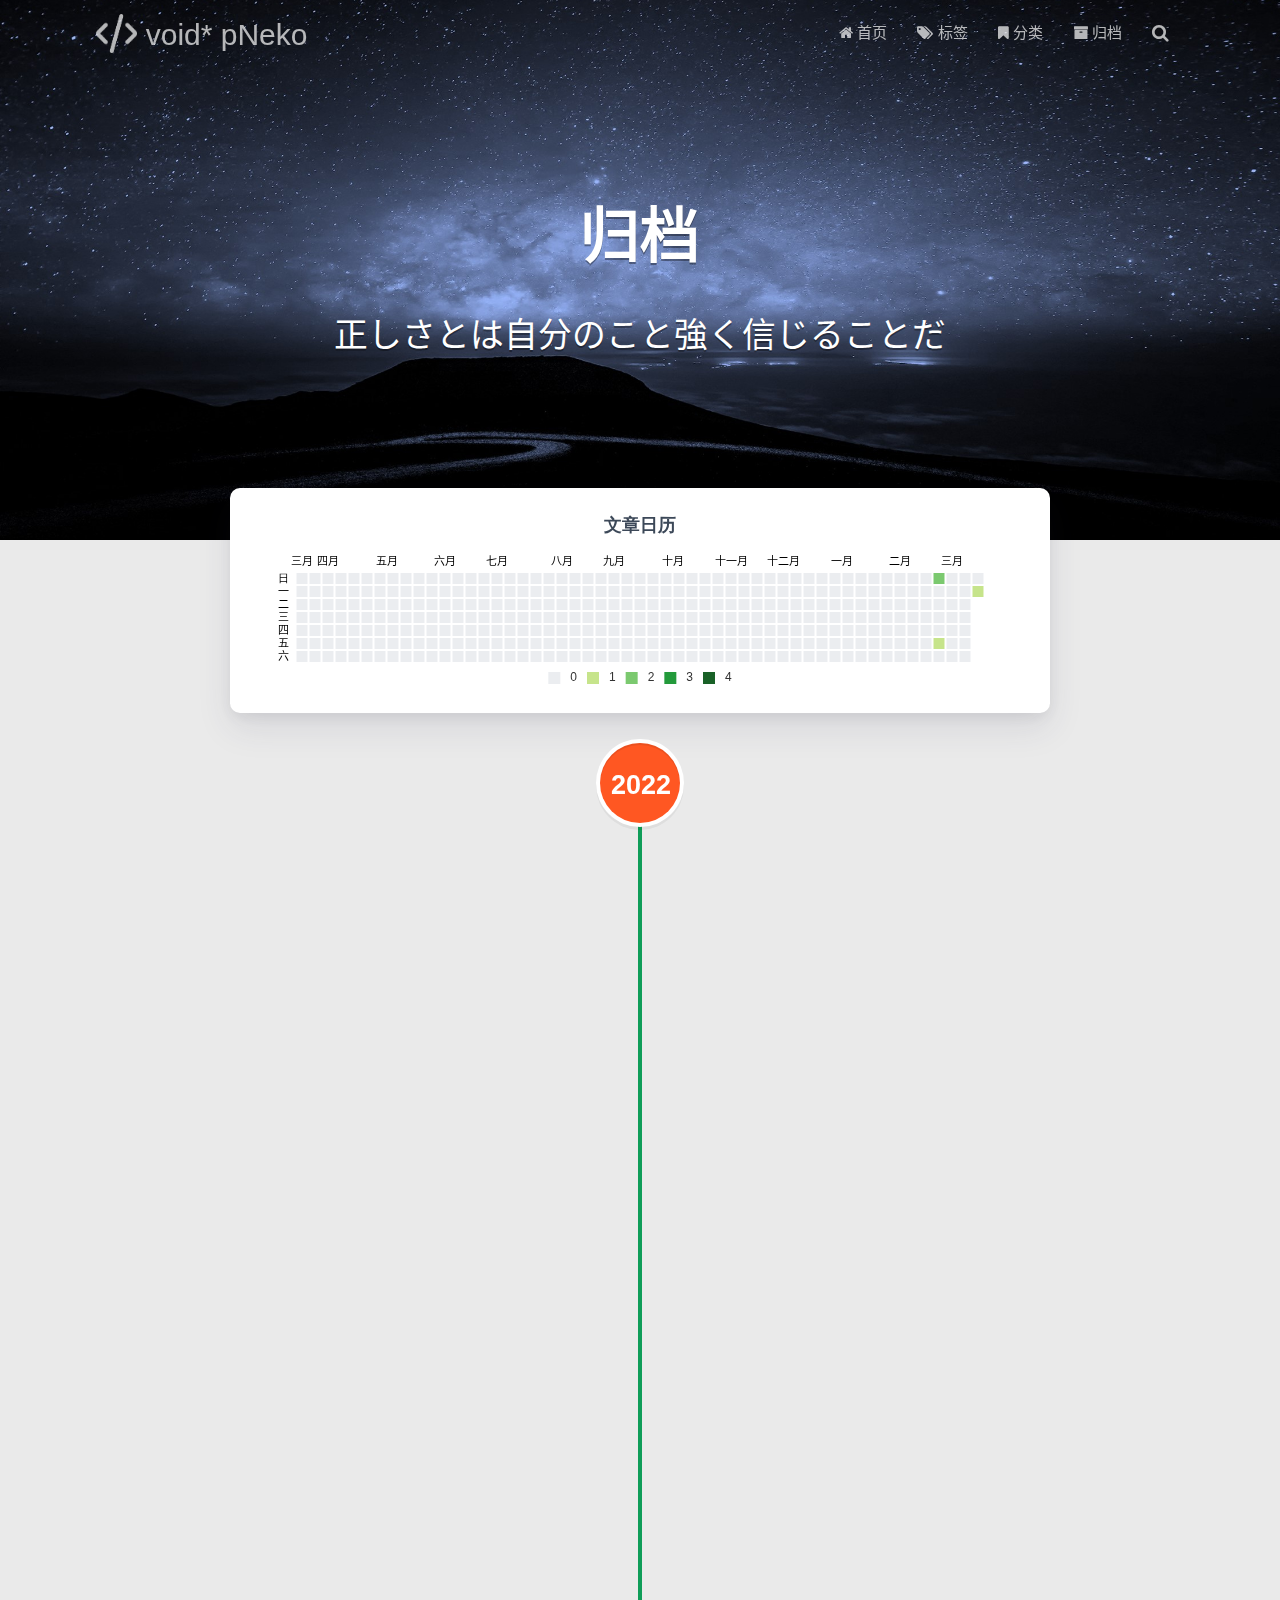
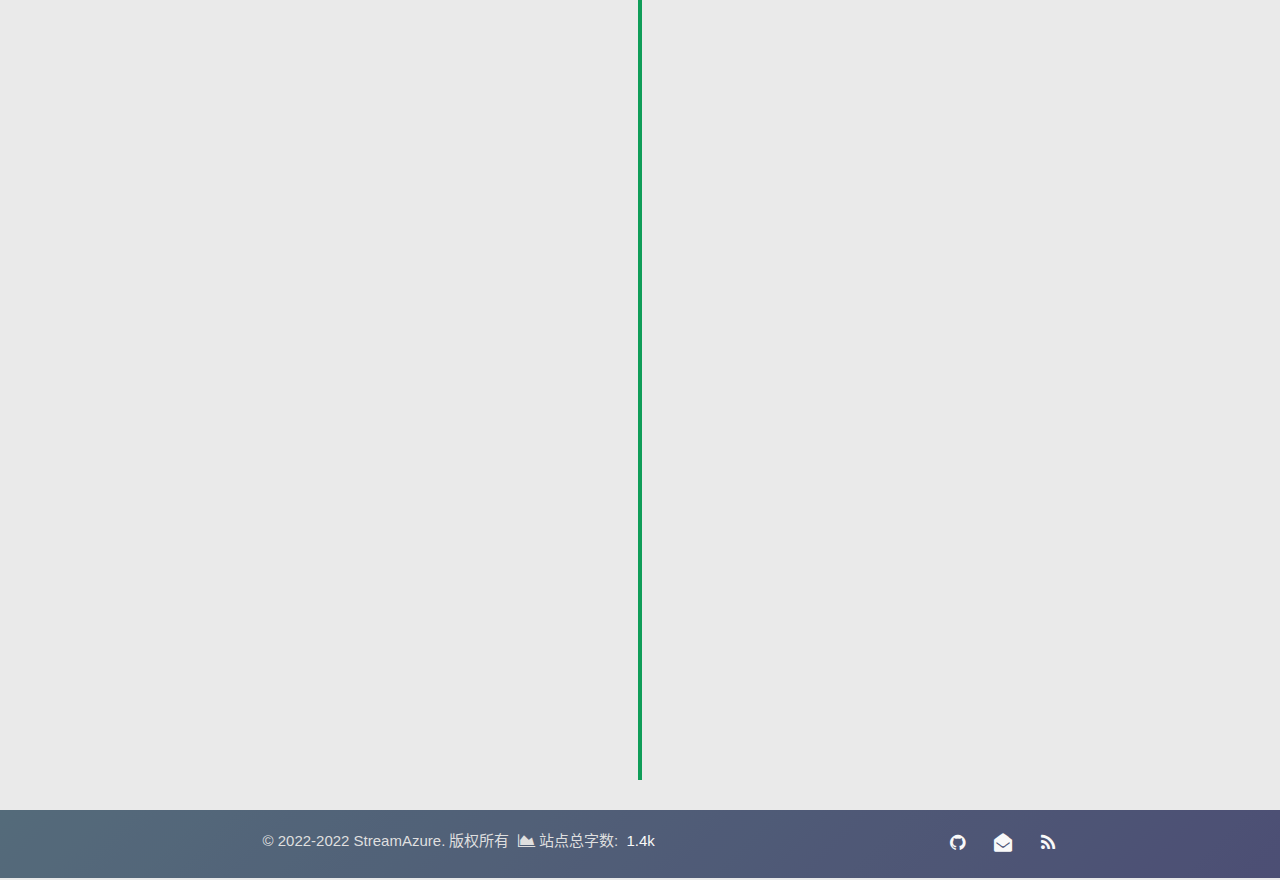
<file: archives/2022/03/index.html>
<!DOCTYPE HTML>
<html lang="zh-CN">


<head><meta name="generator" content="Hexo 3.9.0">
    <meta charset="utf-8">
    <meta name="keywords" content="归档: 2022/3, void* pNeko">
    <meta name="baidu-site-verification" content="fmlEuI34ir">
    <meta name="google-site-verification" content="yCy2azpds5XSuGZvis6OuA-XIGF5GuGpYRAaGfD6o48">
    <meta name="360-site-verification" content="b7c11a830ef90fd1464ad6206bb7b6e7">
    <meta name="description" content="归档: 2022/3 | void* pNeko">
    <meta http-equiv="X-UA-Compatible" content="IE=edge">
    <meta name="viewport" content="width=device-width, initial-scale=1.0, user-scalable=no">
    <meta name="renderer" content="webkit|ie-stand|ie-comp">
    <meta name="mobile-web-app-capable" content="yes">
    <meta name="format-detection" content="telephone=no">
    <meta name="apple-mobile-web-app-capable" content="yes">
    <meta name="apple-mobile-web-app-status-bar-style" content="black-translucent">
    <title>归档: 2022/3 | void* pNeko</title>
    <link rel="icon" type="image/png" href="/favicon.png">

    <link rel="stylesheet" type="text/css" href="/libs/awesome/css/font-awesome.min.css">
    <link rel="stylesheet" type="text/css" href="/libs/materialize/materialize.min.css">
    <link rel="stylesheet" type="text/css" href="/libs/aos/aos.css">
    <link rel="stylesheet" type="text/css" href="/libs/animate/animate.min.css">
    <link rel="stylesheet" type="text/css" href="/libs/lightGallery/css/lightgallery.min.css">
    <link rel="stylesheet" type="text/css" href="/css/matery.css">
    <link rel="stylesheet" type="text/css" href="/css/my.css">
    <style type="text/css">
        
    </style>

    <script src="/libs/jquery/jquery-2.2.0.min.js"></script>
    <script src="https://sdk.jinrishici.com/v2/browser/jinrishici.js" charset="utf-8"></script>
    <script>
        var _hmt = _hmt || [];
        (function () {
            var hm = document.createElement("script");
            hm.src = "https://hm.baidu.com/hm.js?ce84511d3df71640a9378a69f6293044";
            var s = document.getElementsByTagName("script")[0];
            s.parentNode.insertBefore(hm, s);
        })();
    </script>

    
        <script>
            (function(){
                var bp = document.createElement('script');
                var curProtocol = window.location.protocol.split(':')[0];
                if (curProtocol === 'https') {
                    bp.src = 'https://zz.bdstatic.com/linksubmit/push.js';        
                }
                else {
                    bp.src = 'http://push.zhanzhang.baidu.com/push.js';
                }
                var s = document.getElementsByTagName("script")[0];
                s.parentNode.insertBefore(bp, s);
            })();
        </script>
    

    <script>
        (function(){
        var src = "https://jspassport.ssl.qhimg.com/11.0.1.js?d182b3f28525f2db83acfaaf6e696dba";
        document.write('<script src="' + src + '" id="sozz"><\/script>');
        })();
    </script>

<link rel="stylesheet" href="/css/prism-tomorrow.css" type="text/css"></head>

<body>

    <header class="navbar-fixed">
    <nav id="headNav" class="bg-color nav-transparent">
        <div id="navContainer" class="nav-wrapper container">
            <div class="brand-logo">
                <a href="/" class="waves-effect waves-light">
                    
                    <img src="/medias/logo.png" class="logo-img" alt="LOGO">
                    
                    <span class="logo-span">void* pNeko</span>
                </a>
            </div>
            

<a href="#" data-target="mobile-nav" class="sidenav-trigger button-collapse"><i class="fa fa-navicon"></i></a>
<ul class="right">
    
    <li class="hide-on-med-and-down">
        <a href="/" class="waves-effect waves-light">
            
            <i class="fa fa-home"></i>
            
            <span>首页</span>
        </a>
    </li>
    
    <li class="hide-on-med-and-down">
        <a href="/tags" class="waves-effect waves-light">
            
            <i class="fa fa-tags"></i>
            
            <span>标签</span>
        </a>
    </li>
    
    <li class="hide-on-med-and-down">
        <a href="/categories" class="waves-effect waves-light">
            
            <i class="fa fa-bookmark"></i>
            
            <span>分类</span>
        </a>
    </li>
    
    <li class="hide-on-med-and-down">
        <a href="/archives" class="waves-effect waves-light">
            
            <i class="fa fa-archive"></i>
            
            <span>归档</span>
        </a>
    </li>
    
    <li>
        <a href="#searchModal" class="modal-trigger waves-effect waves-light">
            <i id="searchIcon" class="fa fa-search" title="搜索"></i>
        </a>
    </li>
</ul>

<div id="mobile-nav" class="side-nav sidenav">

    <div class="mobile-head bg-color">
        
        <img src="/medias/logo.png" class="logo-img circle responsive-img">
        
        <div class="logo-name">void* pNeko</div>
        <div class="logo-desc">
            
            正しさとは自分のこと強く信じることだ
            
        </div>
    </div>

    

    <ul class="menu-list mobile-menu-list">
        
        <li>
            <a href="/" class="waves-effect waves-light">
                
                <i class="fa fa-fw fa-home"></i>
                
                首页
            </a>
        </li>
        
        <li>
            <a href="/tags" class="waves-effect waves-light">
                
                <i class="fa fa-fw fa-tags"></i>
                
                标签
            </a>
        </li>
        
        <li>
            <a href="/categories" class="waves-effect waves-light">
                
                <i class="fa fa-fw fa-bookmark"></i>
                
                分类
            </a>
        </li>
        
        <li>
            <a href="/archives" class="waves-effect waves-light">
                
                <i class="fa fa-fw fa-archive"></i>
                
                归档
            </a>
        </li>
        
        
    </ul>
</div>

        </div>

        
    </nav>

</header>

    <div class="bg-cover pd-header about-cover">
    <div class="container">
    <div class="row">
    <div class="col s10 offset-s1 m8 offset-m2 l8 offset-l2">
        <div class="brand">
            <div class="title center-align">
                <!-- 
                    void* pNeko
                 -->
                
                    归档
                
            </div>

            <div class="description center-align">
                
                    正しさとは自分のこと強く信じることだ
                    <!-- <span id="jinrishici-sentence">正在加载今日诗词...</span> -->
                
            </div>
        </div>
    </div>
</div>
<script>
// 每天切换 banner 图.  Switch banner image every day.
$('.bg-cover').css('background-image', 'url(/medias/banner/' + new Date().getDay() + '.jpg)');
</script>
    </div>
</div>

<main class="content">

    
    <div class="container archive-calendar">
    <div class="card">
        <div id="post-calendar" class="card-content"></div>
    </div>
</div>

<script type="text/javascript" src="/libs/echarts/echarts.min.js"></script>
<script type="text/javascript">
    let myChart = echarts.init(document.getElementById('post-calendar'));

    

    let option = {
        title: {
            top: 0,
            text: '文章日历',
            left: 'center',
            textStyle: {
                color: '#3C4858'
            }
        },
        tooltip: {
            padding: 10,
            backgroundColor: '#555',
            borderColor: '#777',
            borderWidth: 1,
            formatter: function (obj) {
                var value = obj.value;
                return '<div style="font-size: 14px;">' + value[0] + '：' + value[1] + '</div>';
            }
        },
        visualMap: {
            show: true,
            showLabel: true,
            categories: [0, 1, 2, 3, 4],
            calculable: true,
            inRange: {
                symbol: 'rect',
                color: ['#ebedf0', '#c6e48b', '#7bc96f', '#239a3b', '#196127']
            },
            itemWidth: 12,
            itemHeight: 12,
            orient: 'horizontal',
            left: 'center',
            bottom: 0
        },
        calendar: [{
            left: 'center',
            range: ["2021-03-28", "2022-03-28"],
            cellSize: [13, 13],
            splitLine: {
                show: false
            },
            itemStyle: {
                borderColor: '#fff',
                borderWidth: 2
            },
            yearLabel: {
                show: false
            },
            monthLabel: {
                nameMap: 'cn',
                fontSize: 11
            },
            dayLabel: {
                formatter: '{start}  1st',
                nameMap: 'cn',
                fontSize: 11
            }
        }],
        series: [{
            type: 'heatmap',
            coordinateSystem: 'calendar',
            calendarIndex: 0,
            data: [["2021-03-28", 0], ["2021-03-29", 0], ["2021-03-30", 0], ["2021-03-31", 0], ["2021-04-01", 0], ["2021-04-02", 0], ["2021-04-03", 0], ["2021-04-04", 0], ["2021-04-05", 0], ["2021-04-06", 0], ["2021-04-07", 0], ["2021-04-08", 0], ["2021-04-09", 0], ["2021-04-10", 0], ["2021-04-11", 0], ["2021-04-12", 0], ["2021-04-13", 0], ["2021-04-14", 0], ["2021-04-15", 0], ["2021-04-16", 0], ["2021-04-17", 0], ["2021-04-18", 0], ["2021-04-19", 0], ["2021-04-20", 0], ["2021-04-21", 0], ["2021-04-22", 0], ["2021-04-23", 0], ["2021-04-24", 0], ["2021-04-25", 0], ["2021-04-26", 0], ["2021-04-27", 0], ["2021-04-28", 0], ["2021-04-29", 0], ["2021-04-30", 0], ["2021-05-01", 0], ["2021-05-02", 0], ["2021-05-03", 0], ["2021-05-04", 0], ["2021-05-05", 0], ["2021-05-06", 0], ["2021-05-07", 0], ["2021-05-08", 0], ["2021-05-09", 0], ["2021-05-10", 0], ["2021-05-11", 0], ["2021-05-12", 0], ["2021-05-13", 0], ["2021-05-14", 0], ["2021-05-15", 0], ["2021-05-16", 0], ["2021-05-17", 0], ["2021-05-18", 0], ["2021-05-19", 0], ["2021-05-20", 0], ["2021-05-21", 0], ["2021-05-22", 0], ["2021-05-23", 0], ["2021-05-24", 0], ["2021-05-25", 0], ["2021-05-26", 0], ["2021-05-27", 0], ["2021-05-28", 0], ["2021-05-29", 0], ["2021-05-30", 0], ["2021-05-31", 0], ["2021-06-01", 0], ["2021-06-02", 0], ["2021-06-03", 0], ["2021-06-04", 0], ["2021-06-05", 0], ["2021-06-06", 0], ["2021-06-07", 0], ["2021-06-08", 0], ["2021-06-09", 0], ["2021-06-10", 0], ["2021-06-11", 0], ["2021-06-12", 0], ["2021-06-13", 0], ["2021-06-14", 0], ["2021-06-15", 0], ["2021-06-16", 0], ["2021-06-17", 0], ["2021-06-18", 0], ["2021-06-19", 0], ["2021-06-20", 0], ["2021-06-21", 0], ["2021-06-22", 0], ["2021-06-23", 0], ["2021-06-24", 0], ["2021-06-25", 0], ["2021-06-26", 0], ["2021-06-27", 0], ["2021-06-28", 0], ["2021-06-29", 0], ["2021-06-30", 0], ["2021-07-01", 0], ["2021-07-02", 0], ["2021-07-03", 0], ["2021-07-04", 0], ["2021-07-05", 0], ["2021-07-06", 0], ["2021-07-07", 0], ["2021-07-08", 0], ["2021-07-09", 0], ["2021-07-10", 0], ["2021-07-11", 0], ["2021-07-12", 0], ["2021-07-13", 0], ["2021-07-14", 0], ["2021-07-15", 0], ["2021-07-16", 0], ["2021-07-17", 0], ["2021-07-18", 0], ["2021-07-19", 0], ["2021-07-20", 0], ["2021-07-21", 0], ["2021-07-22", 0], ["2021-07-23", 0], ["2021-07-24", 0], ["2021-07-25", 0], ["2021-07-26", 0], ["2021-07-27", 0], ["2021-07-28", 0], ["2021-07-29", 0], ["2021-07-30", 0], ["2021-07-31", 0], ["2021-08-01", 0], ["2021-08-02", 0], ["2021-08-03", 0], ["2021-08-04", 0], ["2021-08-05", 0], ["2021-08-06", 0], ["2021-08-07", 0], ["2021-08-08", 0], ["2021-08-09", 0], ["2021-08-10", 0], ["2021-08-11", 0], ["2021-08-12", 0], ["2021-08-13", 0], ["2021-08-14", 0], ["2021-08-15", 0], ["2021-08-16", 0], ["2021-08-17", 0], ["2021-08-18", 0], ["2021-08-19", 0], ["2021-08-20", 0], ["2021-08-21", 0], ["2021-08-22", 0], ["2021-08-23", 0], ["2021-08-24", 0], ["2021-08-25", 0], ["2021-08-26", 0], ["2021-08-27", 0], ["2021-08-28", 0], ["2021-08-29", 0], ["2021-08-30", 0], ["2021-08-31", 0], ["2021-09-01", 0], ["2021-09-02", 0], ["2021-09-03", 0], ["2021-09-04", 0], ["2021-09-05", 0], ["2021-09-06", 0], ["2021-09-07", 0], ["2021-09-08", 0], ["2021-09-09", 0], ["2021-09-10", 0], ["2021-09-11", 0], ["2021-09-12", 0], ["2021-09-13", 0], ["2021-09-14", 0], ["2021-09-15", 0], ["2021-09-16", 0], ["2021-09-17", 0], ["2021-09-18", 0], ["2021-09-19", 0], ["2021-09-20", 0], ["2021-09-21", 0], ["2021-09-22", 0], ["2021-09-23", 0], ["2021-09-24", 0], ["2021-09-25", 0], ["2021-09-26", 0], ["2021-09-27", 0], ["2021-09-28", 0], ["2021-09-29", 0], ["2021-09-30", 0], ["2021-10-01", 0], ["2021-10-02", 0], ["2021-10-03", 0], ["2021-10-04", 0], ["2021-10-05", 0], ["2021-10-06", 0], ["2021-10-07", 0], ["2021-10-08", 0], ["2021-10-09", 0], ["2021-10-10", 0], ["2021-10-11", 0], ["2021-10-12", 0], ["2021-10-13", 0], ["2021-10-14", 0], ["2021-10-15", 0], ["2021-10-16", 0], ["2021-10-17", 0], ["2021-10-18", 0], ["2021-10-19", 0], ["2021-10-20", 0], ["2021-10-21", 0], ["2021-10-22", 0], ["2021-10-23", 0], ["2021-10-24", 0], ["2021-10-25", 0], ["2021-10-26", 0], ["2021-10-27", 0], ["2021-10-28", 0], ["2021-10-29", 0], ["2021-10-30", 0], ["2021-10-31", 0], ["2021-11-01", 0], ["2021-11-02", 0], ["2021-11-03", 0], ["2021-11-04", 0], ["2021-11-05", 0], ["2021-11-06", 0], ["2021-11-07", 0], ["2021-11-08", 0], ["2021-11-09", 0], ["2021-11-10", 0], ["2021-11-11", 0], ["2021-11-12", 0], ["2021-11-13", 0], ["2021-11-14", 0], ["2021-11-15", 0], ["2021-11-16", 0], ["2021-11-17", 0], ["2021-11-18", 0], ["2021-11-19", 0], ["2021-11-20", 0], ["2021-11-21", 0], ["2021-11-22", 0], ["2021-11-23", 0], ["2021-11-24", 0], ["2021-11-25", 0], ["2021-11-26", 0], ["2021-11-27", 0], ["2021-11-28", 0], ["2021-11-29", 0], ["2021-11-30", 0], ["2021-12-01", 0], ["2021-12-02", 0], ["2021-12-03", 0], ["2021-12-04", 0], ["2021-12-05", 0], ["2021-12-06", 0], ["2021-12-07", 0], ["2021-12-08", 0], ["2021-12-09", 0], ["2021-12-10", 0], ["2021-12-11", 0], ["2021-12-12", 0], ["2021-12-13", 0], ["2021-12-14", 0], ["2021-12-15", 0], ["2021-12-16", 0], ["2021-12-17", 0], ["2021-12-18", 0], ["2021-12-19", 0], ["2021-12-20", 0], ["2021-12-21", 0], ["2021-12-22", 0], ["2021-12-23", 0], ["2021-12-24", 0], ["2021-12-25", 0], ["2021-12-26", 0], ["2021-12-27", 0], ["2021-12-28", 0], ["2021-12-29", 0], ["2021-12-30", 0], ["2021-12-31", 0], ["2022-01-01", 0], ["2022-01-02", 0], ["2022-01-03", 0], ["2022-01-04", 0], ["2022-01-05", 0], ["2022-01-06", 0], ["2022-01-07", 0], ["2022-01-08", 0], ["2022-01-09", 0], ["2022-01-10", 0], ["2022-01-11", 0], ["2022-01-12", 0], ["2022-01-13", 0], ["2022-01-14", 0], ["2022-01-15", 0], ["2022-01-16", 0], ["2022-01-17", 0], ["2022-01-18", 0], ["2022-01-19", 0], ["2022-01-20", 0], ["2022-01-21", 0], ["2022-01-22", 0], ["2022-01-23", 0], ["2022-01-24", 0], ["2022-01-25", 0], ["2022-01-26", 0], ["2022-01-27", 0], ["2022-01-28", 0], ["2022-01-29", 0], ["2022-01-30", 0], ["2022-01-31", 0], ["2022-02-01", 0], ["2022-02-02", 0], ["2022-02-03", 0], ["2022-02-04", 0], ["2022-02-05", 0], ["2022-02-06", 0], ["2022-02-07", 0], ["2022-02-08", 0], ["2022-02-09", 0], ["2022-02-10", 0], ["2022-02-11", 0], ["2022-02-12", 0], ["2022-02-13", 0], ["2022-02-14", 0], ["2022-02-15", 0], ["2022-02-16", 0], ["2022-02-17", 0], ["2022-02-18", 0], ["2022-02-19", 0], ["2022-02-20", 0], ["2022-02-21", 0], ["2022-02-22", 0], ["2022-02-23", 0], ["2022-02-24", 0], ["2022-02-25", 0], ["2022-02-26", 0], ["2022-02-27", 0], ["2022-02-28", 0], ["2022-03-01", 0], ["2022-03-02", 0], ["2022-03-03", 0], ["2022-03-04", 0], ["2022-03-05", 0], ["2022-03-06", 2], ["2022-03-07", 0], ["2022-03-08", 0], ["2022-03-09", 0], ["2022-03-10", 0], ["2022-03-11", 1], ["2022-03-12", 0], ["2022-03-13", 0], ["2022-03-14", 0], ["2022-03-15", 0], ["2022-03-16", 0], ["2022-03-17", 0], ["2022-03-18", 0], ["2022-03-19", 0], ["2022-03-20", 0], ["2022-03-21", 0], ["2022-03-22", 0], ["2022-03-23", 0], ["2022-03-24", 0], ["2022-03-25", 0], ["2022-03-26", 0], ["2022-03-27", 0], ["2022-03-28", 1]]
        }]

    };

    myChart.setOption(option);
</script>
    

    

    <div id="cd-timeline" class="container">
        
        <div class="cd-timeline-block">

            
            
            
            <div class="cd-timeline-img year" data-aos="zoom-in-up">
                <a href="/archives/2022">2022</a>
            </div>
            

            
            
            
            <div class="cd-timeline-img month" data-aos="zoom-in-up">
                <a href="/archives/2022/03">03</a>
            </div>
            

            
            <div class="cd-timeline-img day" data-aos="zoom-in-up">
                <span>28</span>
            </div>
            <article class="cd-timeline-content" data-aos="fade-up">
                <div class="article col s12 m6">
                    <div class="card">
                        <a href="/2022/03/28/ben-di-git-tian-jia-duo-ge-github-zhang-hao/">
                            <div class="card-image">
                                
                                
                                <img src="/medias/featureimages/10.jpg" class="responsive-img" alt="本地 Git 添加多个 Github 账号">
                                
                                <span class="card-title">本地 Git 添加多个 Github 账号</span>
                            </div>
                        </a>
                        <div class="card-content article-content">
                            <div class="summary block-with-text">
                                
                                问题有两个 Github 账号分别为 aaa 和 bbb ，希望本地 Git 可以对两个账号作区分进行相关操作。
解决
本机生成两套 ssh 密钥ssh-keygen -t rsa -f C:/Users/your_username/.ss
                                
                            </div>
                            <div class="publish-info">
                                <span class="publish-date">
                                    <i
                                        class="fa fa-clock-o fa-fw icon-date"></i>2022-03-28
                                </span>
                                <span class="publish-author">
                                    
                                </span>
                            </div>
                        </div>

                        
                    </div>
                </div>
            </article>
        </div>
        
        <div class="cd-timeline-block">

            
            

            
            

            
            <div class="cd-timeline-img day" data-aos="zoom-in-up">
                <span>11</span>
            </div>
            <article class="cd-timeline-content" data-aos="fade-up">
                <div class="article col s12 m6">
                    <div class="card">
                        <a href="/2022/03/11/cmu-15-213-lab-0-zong-jie/">
                            <div class="card-image">
                                
                                
                                <img src="/medias/featureimages/1.jpg" class="responsive-img" alt="CMU 15-213 Lab 0 总结">
                                
                                <span class="card-title">CMU 15-213 Lab 0 总结</span>
                            </div>
                        </a>
                        <div class="card-content article-content">
                            <div class="summary block-with-text">
                                
                                几个点没搞清楚所以做了一个下午

像下面这样的结构体：
typedef struct list_ele {
 char *value;
 struct list_ele *next;
} list_ele_t;
用list_ele_t* q
                                
                            </div>
                            <div class="publish-info">
                                <span class="publish-date">
                                    <i
                                        class="fa fa-clock-o fa-fw icon-date"></i>2022-03-11
                                </span>
                                <span class="publish-author">
                                    
                                </span>
                            </div>
                        </div>

                        
                    </div>
                </div>
            </article>
        </div>
        
        <div class="cd-timeline-block">

            
            

            
            

            
            <div class="cd-timeline-img day" data-aos="zoom-in-up">
                <span>06</span>
            </div>
            <article class="cd-timeline-content" data-aos="fade-up">
                <div class="article col s12 m6">
                    <div class="card">
                        <a href="/2022/03/06/core-java-volume-i-notes/">
                            <div class="card-image">
                                
                                
                                <img src="/medias/featureimages/4.jpg" class="responsive-img" alt="Core Java, Volume Ⅰ Notes">
                                
                                <span class="card-title">Core Java, Volume Ⅰ Notes</span>
                            </div>
                        </a>
                        <div class="card-content article-content">
                            <div class="summary block-with-text">
                                
                                Chapter 33.1 A Simple Java Program
Java is case sensitivepublic class FirstSample{
  //public: aaccess modifier
  //ever
                                
                            </div>
                            <div class="publish-info">
                                <span class="publish-date">
                                    <i
                                        class="fa fa-clock-o fa-fw icon-date"></i>2022-03-06
                                </span>
                                <span class="publish-author">
                                    
                                </span>
                            </div>
                        </div>

                        
                    </div>
                </div>
            </article>
        </div>
        
        <div class="cd-timeline-block">

            
            

            
            

            
            <div class="cd-timeline-img day" data-aos="zoom-in-up">
                <span>06</span>
            </div>
            <article class="cd-timeline-content" data-aos="fade-up">
                <div class="article col s12 m6">
                    <div class="card">
                        <a href="/2022/03/06/leetcode-zong-jie/">
                            <div class="card-image">
                                
                                
                                <img src="/medias/featureimages/7.jpg" class="responsive-img" alt="LeetCode 总结">
                                
                                <span class="card-title">LeetCode 总结</span>
                            </div>
                        </a>
                        <div class="card-content article-content">
                            <div class="summary block-with-text">
                                
                                常用库函数
int / double / long / float转 string：std:to_string(a)（C++11）

常见解法
数组以下标k为界前后段对调：整体翻转，k前后两段再翻转

二分题解6017. 向数组中追加 K 
                                
                            </div>
                            <div class="publish-info">
                                <span class="publish-date">
                                    <i
                                        class="fa fa-clock-o fa-fw icon-date"></i>2022-03-06
                                </span>
                                <span class="publish-author">
                                    
                                </span>
                            </div>
                        </div>

                        
                    </div>
                </div>
            </article>
        </div>
        
    </div>

</main>


    <footer class="page-footer bg-color">
    <div class="container row center-align">
        <div class="col s12 m8 l8 copy-right">
            &copy; 2022-2022 StreamAzure. 版权所有

            
                &nbsp;<i class="fa fa-area-chart"></i>&nbsp;站点总字数:&nbsp;
                <span class="white-color">1.4k</span>
                

                    <br>
                    <span id="sitetime"></span>

                    
                        
        </div>
        <div class="col s12 m4 l4 social-link ">
            
    <a href="https://github.com/void-pNeko" class="tooltipped" target="_blank" data-tooltip="访问我的GitHub" data-position="top" data-delay="50">
        <i class="fa fa-github"></i>
    </a>



    <a href="mailto:861495688@qq.com" class="tooltipped" target="_blank" data-tooltip="邮件联系我" data-position="top" data-delay="50">
        <i class="fa fa-envelope-open"></i>
    </a>









    <a href="/atom.xml" class="tooltipped" target="_blank" data-tooltip="RSS 订阅" data-position="top" data-delay="50">
        <i class="fa fa-rss"></i>
    </a>

        </div>
    </div>
</footer>

<div class="progress-bar"></div>

<!-- 不蒜子计数初始值纠正 -->
<script>
    $(document).ready(function() {

        var int = setInterval(fixCount, 50);
        var pvcountOffset = 80000;
        var uvcountOffset = 20000;

        function fixCount() {
            if (document.getElementById("busuanzi_container_site_pv").style.display != "none") {
                $("#busuanzi_value_site_pv").html(parseInt($("#busuanzi_value_site_pv").html()) + pvcountOffset);
                clearInterval(int);
            }
            if ($("#busuanzi_container_site_pv").css("display") != "none") {
                $("#busuanzi_value_site_uv").html(parseInt($("#busuanzi_value_site_uv").html()) + uvcountOffset); // 加上初始数据 
                clearInterval(int);
            }
        }
    });
</script>

<script language=javascript>
    function siteTime() {
        window.setTimeout("siteTime()", 1000);
        var seconds = 1000;
        var minutes = seconds * 60;
        var hours = minutes * 60;
        var days = hours * 24;
        var years = days * 365;
        var today = new Date();
        var todayYear = today.getFullYear();
        var todayMonth = today.getMonth() + 1;
        var todayDate = today.getDate();
        var todayHour = today.getHours();
        var todayMinute = today.getMinutes();
        var todaySecond = today.getSeconds();
        /* Date.UTC() -- 返回date对象距世界标准时间(UTC)1970年1月1日午夜之间的毫秒数(时间戳)
        year - 作为date对象的年份，为4位年份值
        month - 0-11之间的整数，做为date对象的月份
        day - 1-31之间的整数，做为date对象的天数
        hours - 0(午夜24点)-23之间的整数，做为date对象的小时数
        minutes - 0-59之间的整数，做为date对象的分钟数
        seconds - 0-59之间的整数，做为date对象的秒数
        microseconds - 0-999之间的整数，做为date对象的毫秒数 */
        var t1 = Date.UTC(2017, 09, 11, 00, 00, 00); //北京时间2018-2-13 00:00:00
        var t2 = Date.UTC(todayYear, todayMonth, todayDate, todayHour, todayMinute, todaySecond);
        var diff = t2 - t1;
        var diffYears = Math.floor(diff / years);
        var diffDays = Math.floor((diff / days) - diffYears * 365);
        var diffHours = Math.floor((diff - (diffYears * 365 + diffDays) * days) / hours);
        var diffMinutes = Math.floor((diff - (diffYears * 365 + diffDays) * days - diffHours * hours) / minutes);
        var diffSeconds = Math.floor((diff - (diffYears * 365 + diffDays) * days - diffHours * hours - diffMinutes * minutes) / seconds);
        document.getElementById("sitetime").innerHTML = "本站已运行 " + diffYears + " 年 " + diffDays + " 天 " + diffHours + " 小时 " + diffMinutes + " 分钟 " + diffSeconds + " 秒";
    } /*因为建站时间还没有一年，就将之注释掉了。需要的可以取消*/
    // siteTime();
</script>

    <!-- 搜索遮罩框 -->
<div id="searchModal" class="modal">
    <div class="modal-content">
        <div class="search-header">
            <span class="title"><i class="fa fa-search"></i>&nbsp;&nbsp;搜索</span>
            <input type="search" id="searchInput" name="s" placeholder="请输入搜索的关键字"
                   class="search-input">
        </div>
        <div id="searchResult"></div>
    </div>
</div>

<script src="/js/search.js"></script>
<script type="text/javascript">
$(function () {
    searchFunc("/" + "search.xml", 'searchInput', 'searchResult');
});
</script>
    <!-- 回到顶部按钮 -->
<div id="backTop" class="top-scroll">
    <a class="btn-floating btn-large waves-effect waves-light" href="#!">
        <i class="fa fa-angle-up"></i>
    </a>
</div>


    <script src="/libs/materialize/materialize.min.js"></script>
    <script src="/libs/masonry/masonry.pkgd.min.js"></script>
    <script src="/libs/aos/aos.js"></script>
    <script src="/libs/scrollprogress/scrollProgress.min.js"></script>
    <script src="/libs/lightGallery/js/lightgallery-all.min.js"></script>
    <script src="/js/matery.js"></script>

    <script type="text/javascript"> var OriginTitile = document.title, st; document.addEventListener("visibilitychange", function () { document.hidden ? (document.title = "Σ(っ °Д °;)っ喔哟，崩溃啦！", clearTimeout(st)) : (document.title = "φ(゜▽゜*)♪咦，又好了！", st = setTimeout(function () { document.title = OriginTitile }, 3e3)) })
    </script>

    <!-- Global site tag (gtag.js) - Google Analytics -->



    

    

    <!-- 雪花特效 -->
    

</body>

</html>
</file>
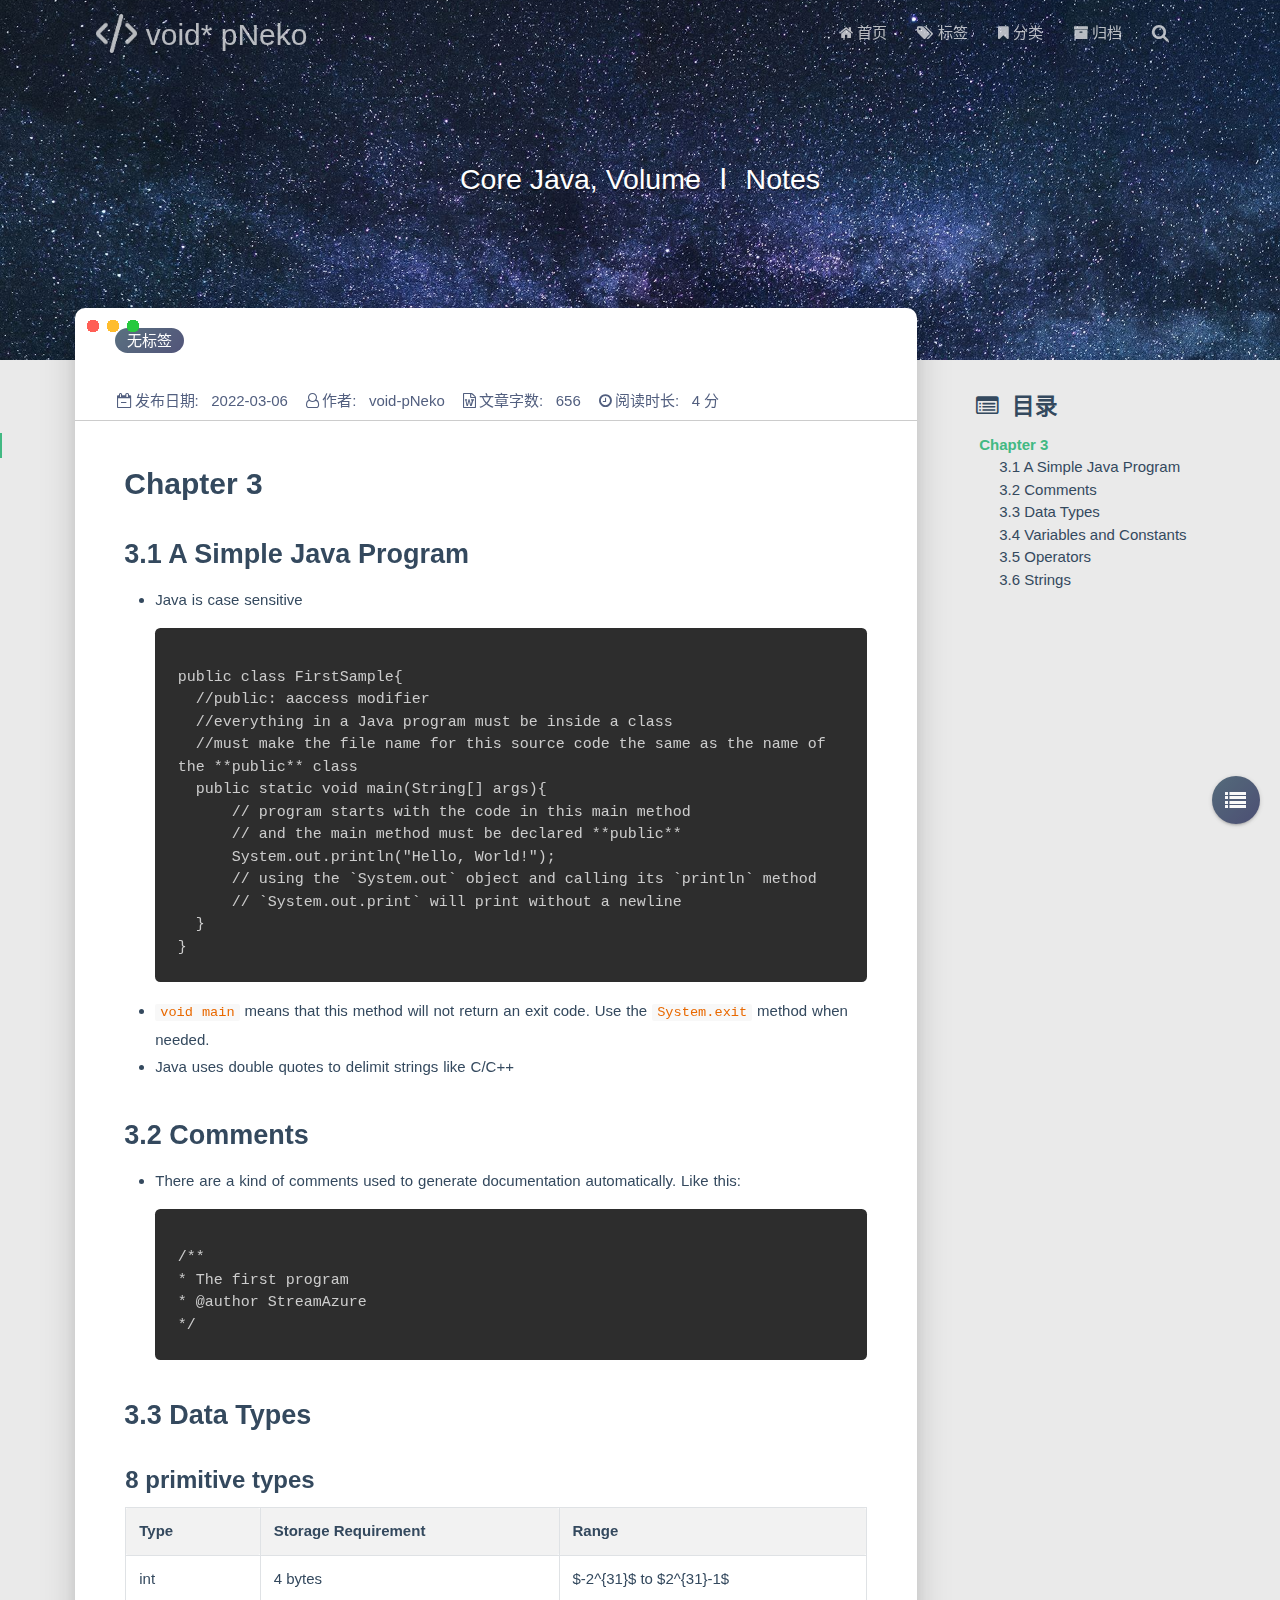
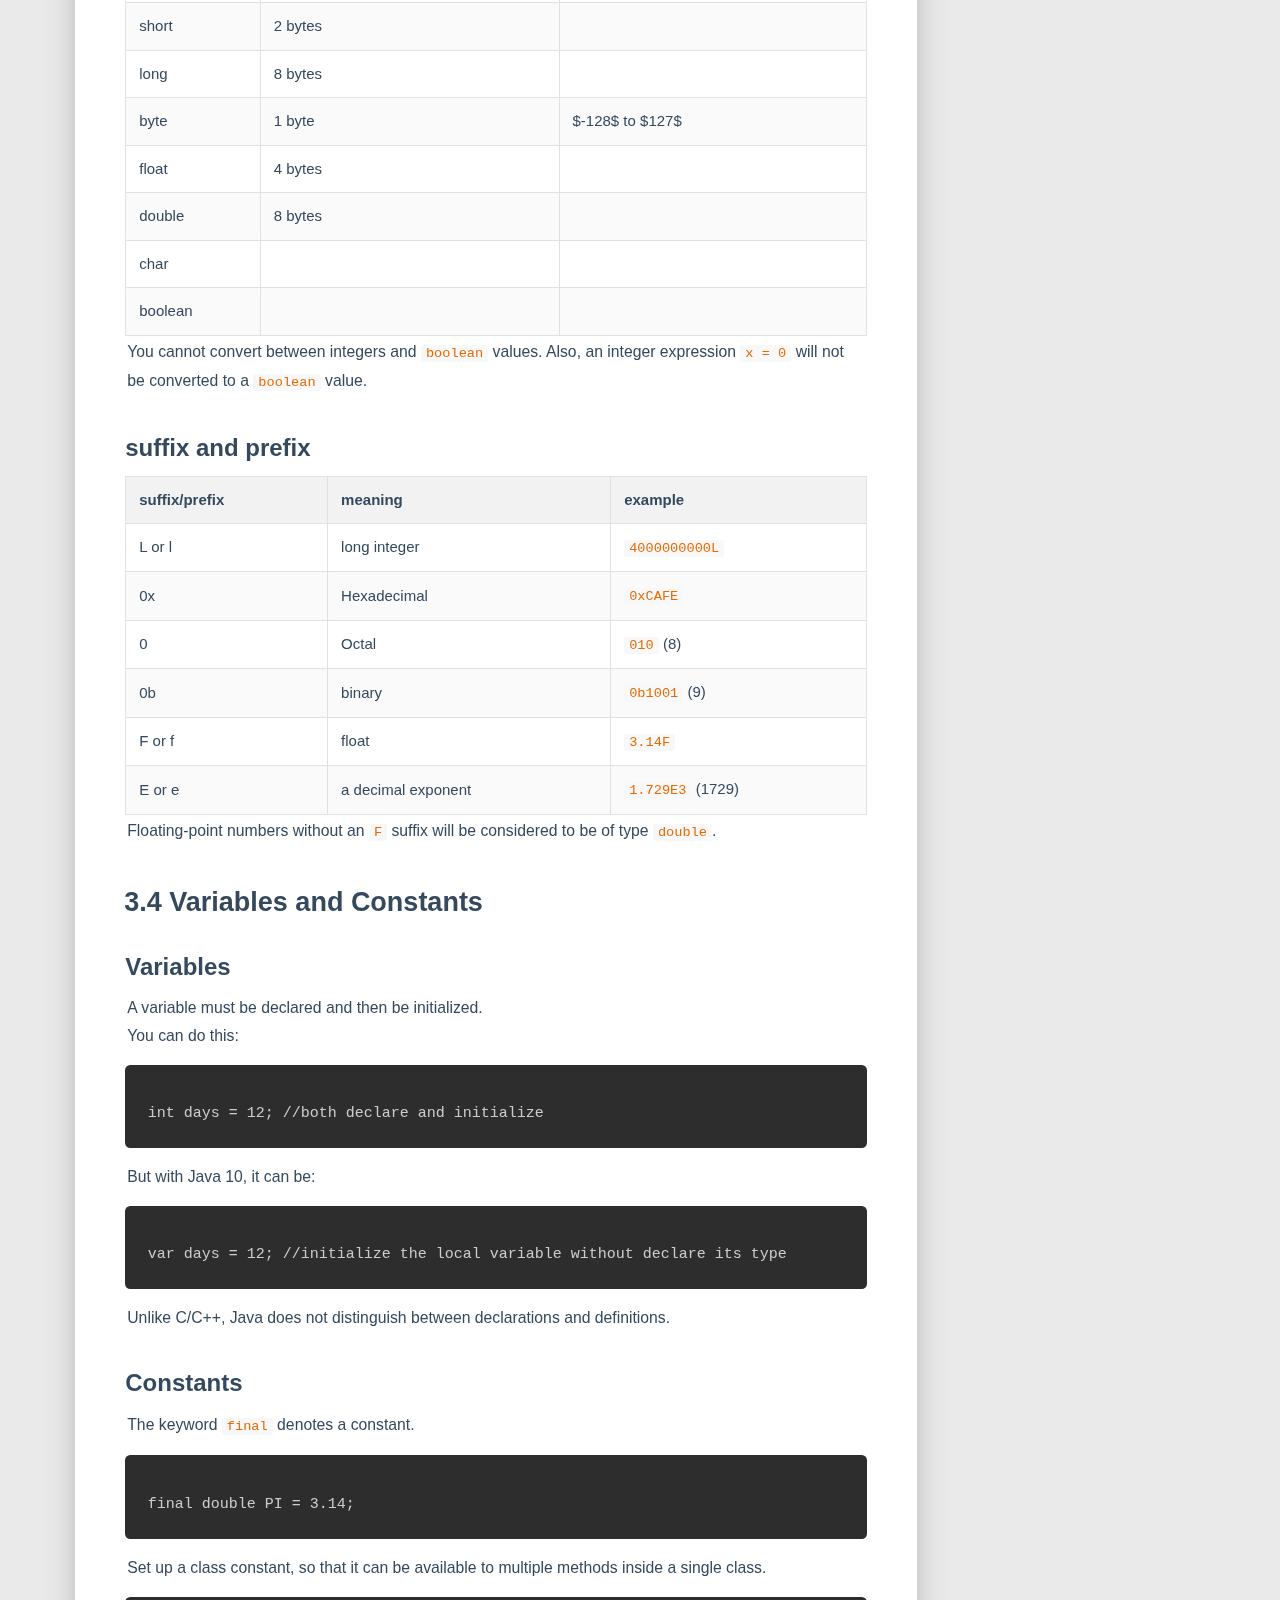
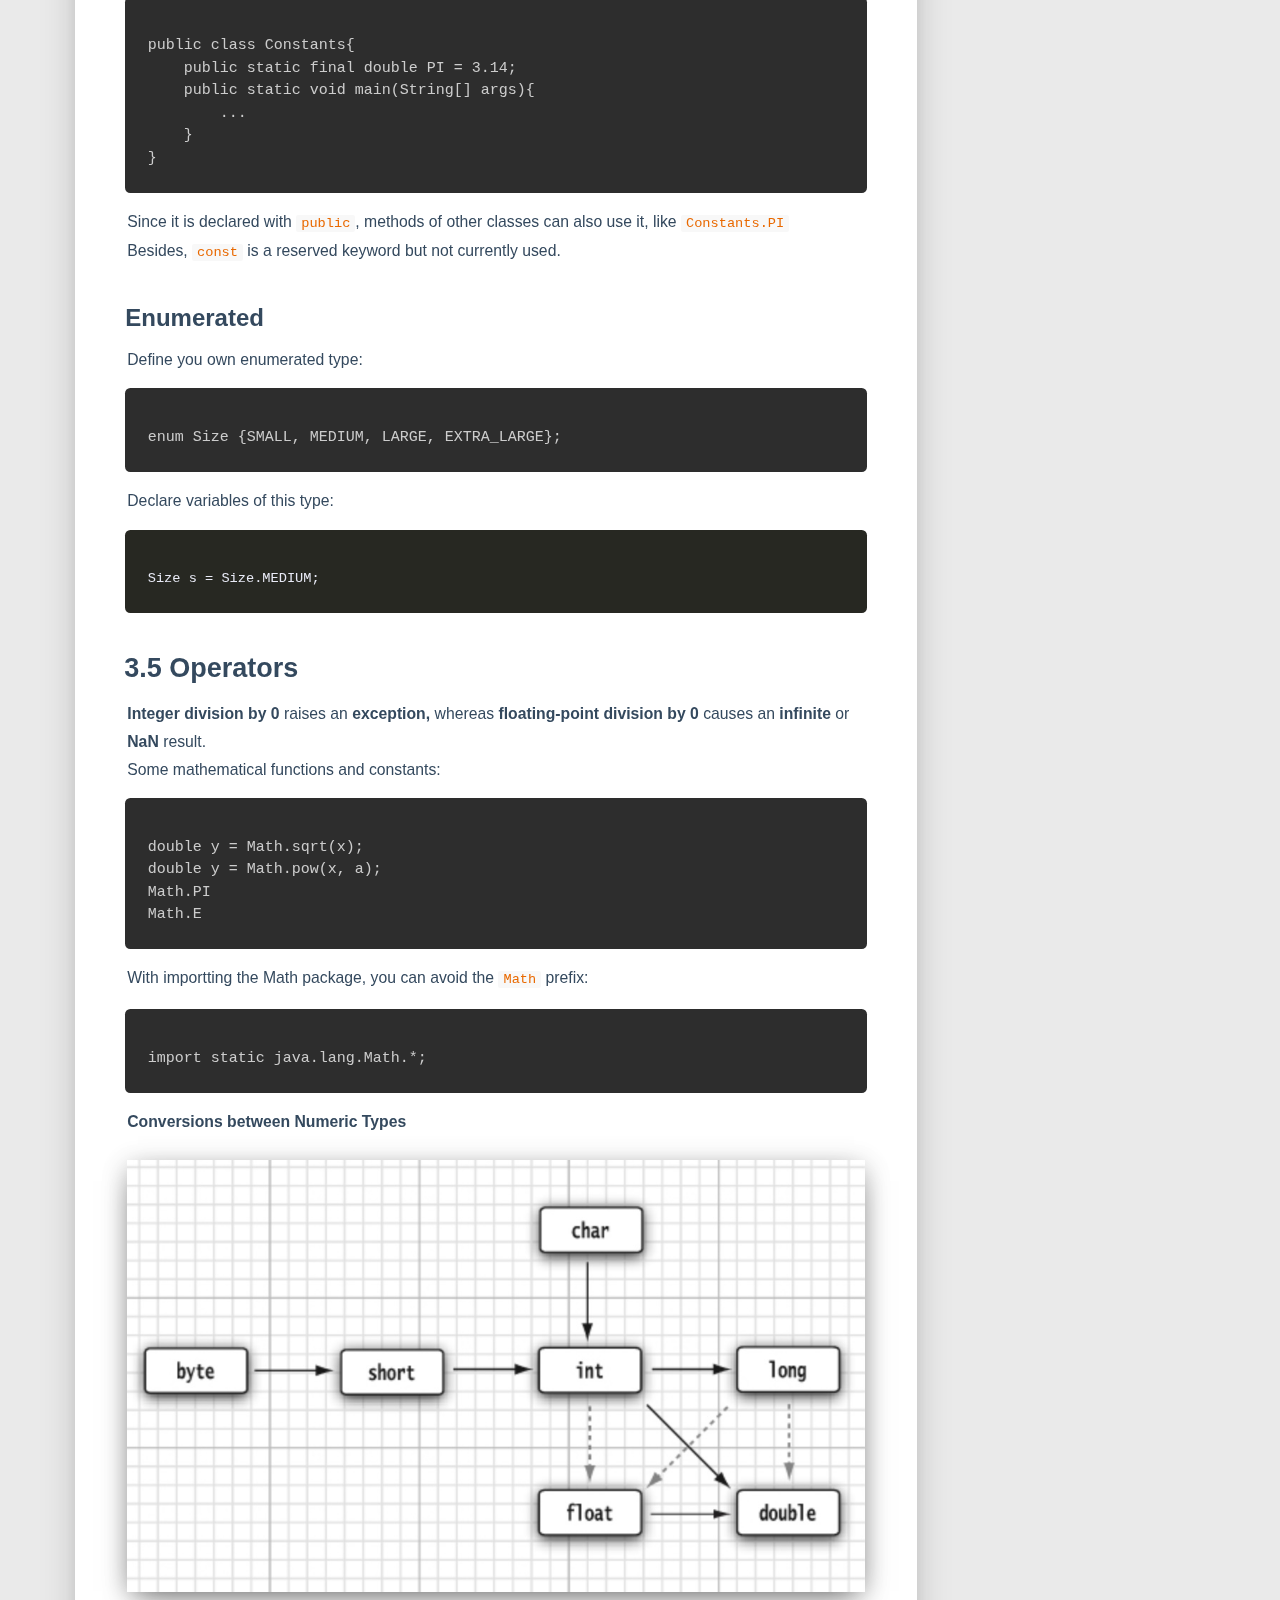
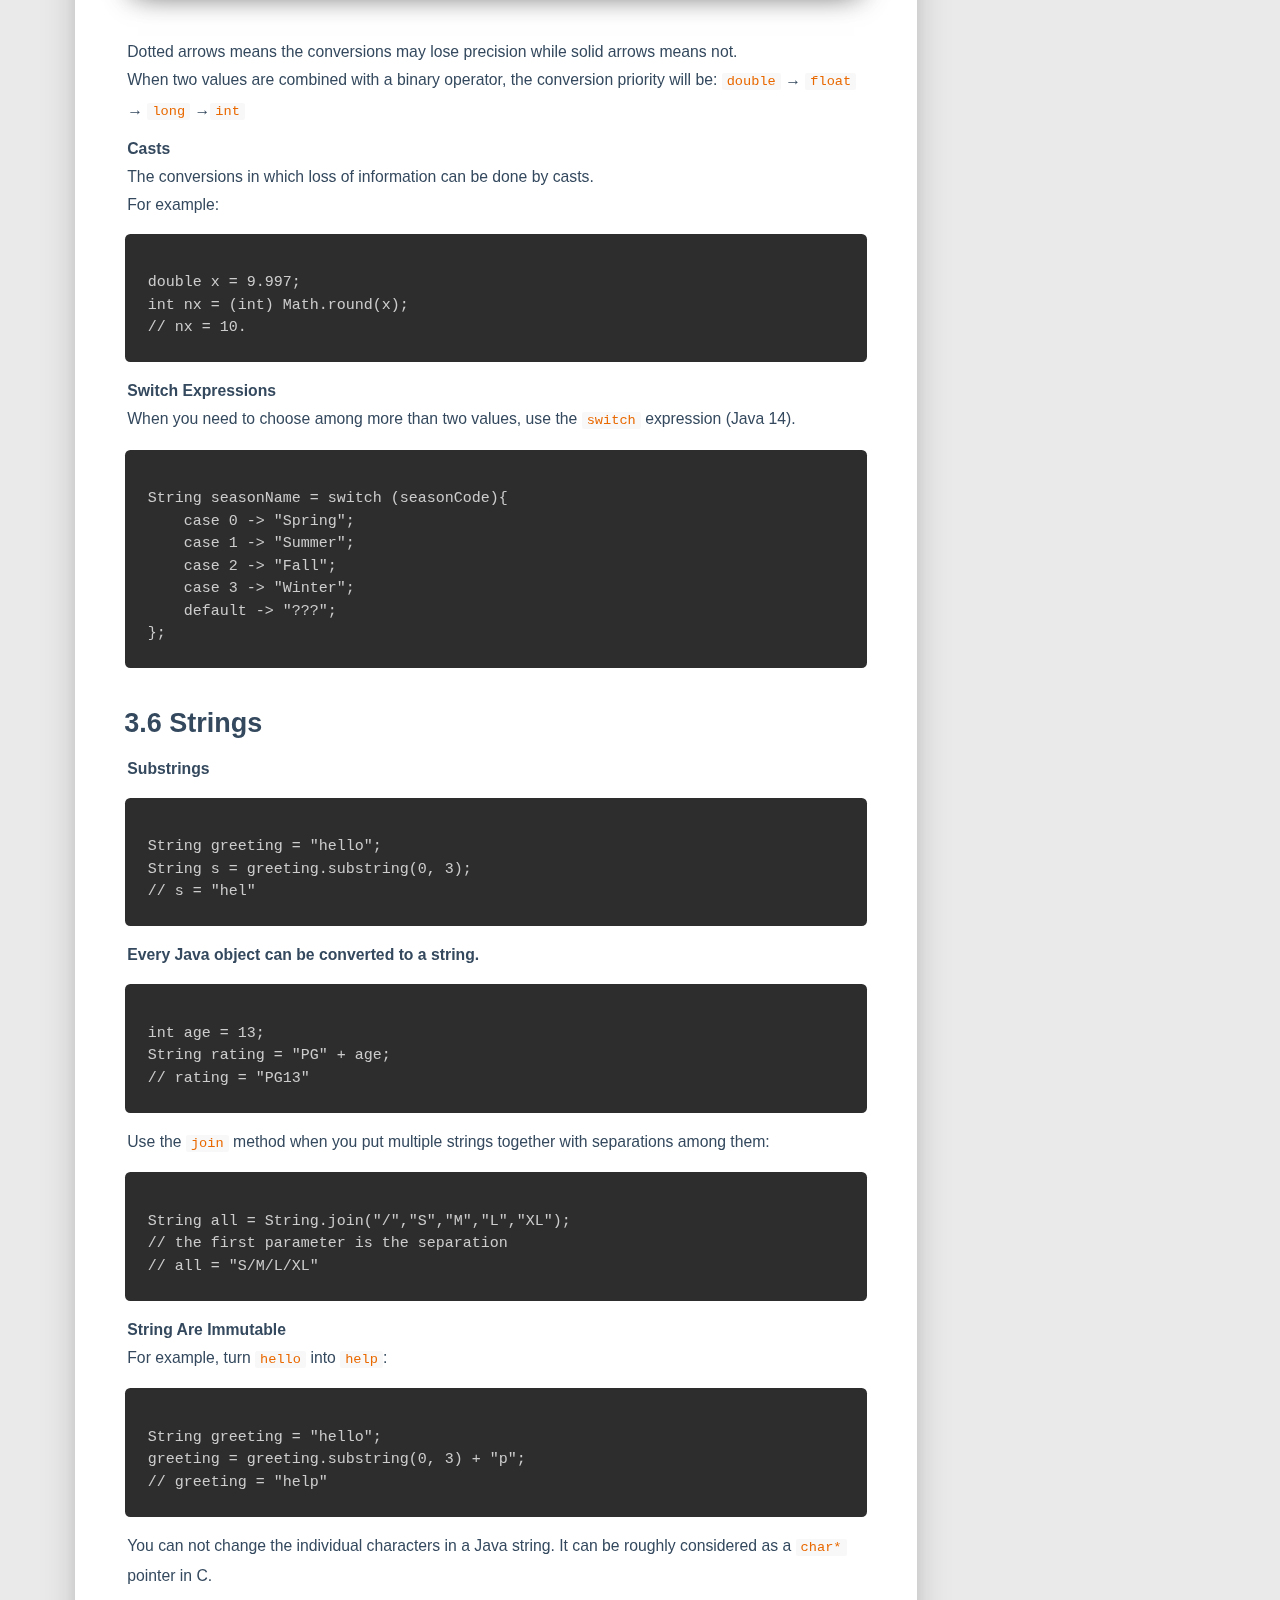
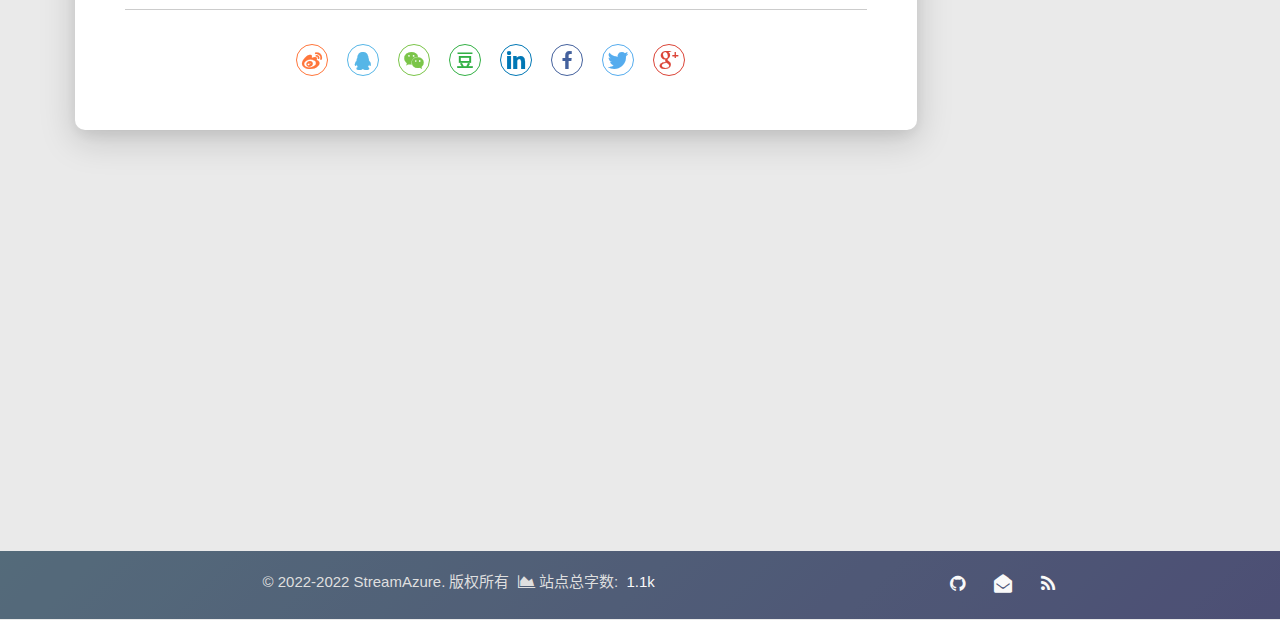
<file: 2022/03/06/core-java-volume-i-notes/index.html>
<!DOCTYPE HTML>
<html lang="zh-CN">


<head><meta name="generator" content="Hexo 3.9.0">
    <meta charset="utf-8">
    <meta name="keywords" content="Core Java, Volume Ⅰ Notes, void* pNeko">
    <meta name="baidu-site-verification" content="fmlEuI34ir">
    <meta name="google-site-verification" content="yCy2azpds5XSuGZvis6OuA-XIGF5GuGpYRAaGfD6o48">
    <meta name="360-site-verification" content="b7c11a830ef90fd1464ad6206bb7b6e7">
    <meta name="description" content="Chapter 33.1 A Simple Java Program
Java is case sensitivepublic class FirstSample{
  //public: aaccess modifier
  //ever">
    <meta http-equiv="X-UA-Compatible" content="IE=edge">
    <meta name="viewport" content="width=device-width, initial-scale=1.0, user-scalable=no">
    <meta name="renderer" content="webkit|ie-stand|ie-comp">
    <meta name="mobile-web-app-capable" content="yes">
    <meta name="format-detection" content="telephone=no">
    <meta name="apple-mobile-web-app-capable" content="yes">
    <meta name="apple-mobile-web-app-status-bar-style" content="black-translucent">
    <title>Core Java, Volume Ⅰ Notes | void* pNeko</title>
    <link rel="icon" type="image/png" href="/favicon.png">

    <link rel="stylesheet" type="text/css" href="/libs/awesome/css/font-awesome.min.css">
    <link rel="stylesheet" type="text/css" href="/libs/materialize/materialize.min.css">
    <link rel="stylesheet" type="text/css" href="/libs/aos/aos.css">
    <link rel="stylesheet" type="text/css" href="/libs/animate/animate.min.css">
    <link rel="stylesheet" type="text/css" href="/libs/lightGallery/css/lightgallery.min.css">
    <link rel="stylesheet" type="text/css" href="/css/matery.css">
    <link rel="stylesheet" type="text/css" href="/css/my.css">
    <style type="text/css">
        
    </style>

    <script src="/libs/jquery/jquery-2.2.0.min.js"></script>
    <script src="https://sdk.jinrishici.com/v2/browser/jinrishici.js" charset="utf-8"></script>
    <script>
        var _hmt = _hmt || [];
        (function () {
            var hm = document.createElement("script");
            hm.src = "https://hm.baidu.com/hm.js?ce84511d3df71640a9378a69f6293044";
            var s = document.getElementsByTagName("script")[0];
            s.parentNode.insertBefore(hm, s);
        })();
    </script>

    
        <script>
            (function(){
                var bp = document.createElement('script');
                var curProtocol = window.location.protocol.split(':')[0];
                if (curProtocol === 'https') {
                    bp.src = 'https://zz.bdstatic.com/linksubmit/push.js';        
                }
                else {
                    bp.src = 'http://push.zhanzhang.baidu.com/push.js';
                }
                var s = document.getElementsByTagName("script")[0];
                s.parentNode.insertBefore(bp, s);
            })();
        </script>
    

    <script>
        (function(){
        var src = "https://jspassport.ssl.qhimg.com/11.0.1.js?d182b3f28525f2db83acfaaf6e696dba";
        document.write('<script src="' + src + '" id="sozz"><\/script>');
        })();
    </script>

<link rel="stylesheet" href="/css/prism-tomorrow.css" type="text/css"></head>

<body>

    <header class="navbar-fixed">
    <nav id="headNav" class="bg-color nav-transparent">
        <div id="navContainer" class="nav-wrapper container">
            <div class="brand-logo">
                <a href="/" class="waves-effect waves-light">
                    
                    <img src="/medias/logo.png" class="logo-img" alt="LOGO">
                    
                    <span class="logo-span">void* pNeko</span>
                </a>
            </div>
            

<a href="#" data-target="mobile-nav" class="sidenav-trigger button-collapse"><i class="fa fa-navicon"></i></a>
<ul class="right">
    
    <li class="hide-on-med-and-down">
        <a href="/" class="waves-effect waves-light">
            
            <i class="fa fa-home"></i>
            
            <span>首页</span>
        </a>
    </li>
    
    <li class="hide-on-med-and-down">
        <a href="/tags" class="waves-effect waves-light">
            
            <i class="fa fa-tags"></i>
            
            <span>标签</span>
        </a>
    </li>
    
    <li class="hide-on-med-and-down">
        <a href="/categories" class="waves-effect waves-light">
            
            <i class="fa fa-bookmark"></i>
            
            <span>分类</span>
        </a>
    </li>
    
    <li class="hide-on-med-and-down">
        <a href="/archives" class="waves-effect waves-light">
            
            <i class="fa fa-archive"></i>
            
            <span>归档</span>
        </a>
    </li>
    
    <li>
        <a href="#searchModal" class="modal-trigger waves-effect waves-light">
            <i id="searchIcon" class="fa fa-search" title="搜索"></i>
        </a>
    </li>
</ul>

<div id="mobile-nav" class="side-nav sidenav">

    <div class="mobile-head bg-color">
        
        <img src="/medias/logo.png" class="logo-img circle responsive-img">
        
        <div class="logo-name">void* pNeko</div>
        <div class="logo-desc">
            
            正しさとは自分のこと強く信じることだ
            
        </div>
    </div>

    

    <ul class="menu-list mobile-menu-list">
        
        <li>
            <a href="/" class="waves-effect waves-light">
                
                <i class="fa fa-fw fa-home"></i>
                
                首页
            </a>
        </li>
        
        <li>
            <a href="/tags" class="waves-effect waves-light">
                
                <i class="fa fa-fw fa-tags"></i>
                
                标签
            </a>
        </li>
        
        <li>
            <a href="/categories" class="waves-effect waves-light">
                
                <i class="fa fa-fw fa-bookmark"></i>
                
                分类
            </a>
        </li>
        
        <li>
            <a href="/archives" class="waves-effect waves-light">
                
                <i class="fa fa-fw fa-archive"></i>
                
                归档
            </a>
        </li>
        
        
    </ul>
</div>

        </div>

        
    </nav>

</header>

    
<script src="/libs/cryptojs/crypto-js.min.js"></script>
<script>
    (function() {
        let pwd = '';
        if (pwd && pwd.length > 0) {
            if (pwd !== CryptoJS.SHA256(prompt('请输入访问本文章的密码')).toString(CryptoJS.enc.Hex)) {
                alert('密码错误，将返回主页！');
                location.href = '/';
            }
        }
    })();
</script>




<div class="bg-cover pd-header post-cover" style="background-image: url('/medias/featureimages/4.jpg')">
    <div class="container">
        <div class="row">
            <div class="col s12 m12 l12">
                <div class="brand">
                    <div class="description center-align post-title">
                        Core Java, Volume Ⅰ Notes
                    </div>
                </div>
            </div>
        </div>
    </div>
</div>



<main class="post-container content">

    
    <link rel="stylesheet" href="/libs/tocbot/tocbot.css">
<style>
    #articleContent h1::before,
    #articleContent h2::before,
    #articleContent h3::before,
    #articleContent h4::before,
    #articleContent h5::before,
    #articleContent h6::before {
        display: block;
        content: " ";
        height: 100px;
        margin-top: -100px;
        visibility: hidden;
    }

    #articleContent :focus {
        outline: none;
    }

    .toc-fixed {
        position: fixed;
        top: 64px;
    }

    .toc-widget {
        padding-left: 20px;
    }

    .toc-widget .toc-title {
        margin: 35px 0 15px 0;
        padding-left: 17px;
        font-size: 1.5rem;
        font-weight: bold;
        line-height: 1.5rem;
    }

    .toc-widget ol {
        padding: 0;
        list-style: none;
    }

    #toc-content ol {
        padding-left: 10px;
    }

    #toc-content ol li {
        padding-left: 10px;
    }

    #toc-content .toc-link:hover {
        color: #42b983;
        font-weight: 700;
        text-decoration: underline;
    }

    #toc-content .toc-link::before {
        background-color: transparent;
        max-height: 25px;
    }

    #toc-content .is-active-link {
        color: #42b983;
    }

    #toc-content .is-active-link::before {
        background-color: #42b983;
    }

    #floating-toc-btn {
        position: fixed;
        right: 20px;
        bottom: 76px;
        padding-top: 15px;
        margin-bottom: 0;
        z-index: 998;
    }

    #floating-toc-btn .btn-floating {
        width: 48px;
        height: 48px;
    }

    #floating-toc-btn .btn-floating i {
        line-height: 48px;
        font-size: 1.4rem;
    }
</style>
<div class="row">
    <div id="main-content" class="col s12 m12 l9">
        <!-- 文章内容详情 -->
<div id="artDetail">
    <div class="card">
        <div class="card-content article-info">
            <div class="row tag-cate">
                <div class="col s7">
                    
                    <div class="article-tag">
                        <span class="chip bg-color">无标签</span>
                    </div>
                    
                </div>
                <div class="col s5 right-align">
                    
                </div>
            </div>

            <div class="post-info">
                <div class="post-date info-break-policy">
                    <i class="fa fa-calendar-minus-o fa-fw"></i>发布日期:&nbsp;&nbsp;
                    2022-03-06
                </div>

                <div class="post-author info-break-policy">
                    <i class="fa fa-user-o fa-fw"></i>作者:&nbsp;&nbsp;
                    
                    void-pNeko
                    
                </div>

                
                
                <div class="info-break-policy">
                    <i class="fa fa-file-word-o fa-fw"></i>文章字数:&nbsp;&nbsp;
                    656
                </div>
                

                
                <div class="info-break-policy">
                    <i class="fa fa-clock-o fa-fw"></i>阅读时长:&nbsp;&nbsp;
                    4 分
                </div>
                
                

                
            </div>
        </div>
        <hr class="clearfix">
        <div class="card-content article-card-content">
            <div id="articleContent">
                <h1 id="Chapter-3"><a href="#Chapter-3" class="headerlink" title="Chapter 3"></a>Chapter 3</h1><h2 id="3-1-A-Simple-Java-Program"><a href="#3-1-A-Simple-Java-Program" class="headerlink" title="3.1 A Simple Java Program"></a>3.1 A Simple Java Program</h2><ul>
<li>Java is case sensitive<pre class=" language-Java"><code class="language-Java">public class FirstSample{
  //public: aaccess modifier
  //everything in a Java program must be inside a class
  //must make the file name for this source code the same as the name of the **public** class
  public static void main(String[] args){
      // program starts with the code in this main method
      // and the main method must be declared **public**
      System.out.println("Hello, World!");
      // using the `System.out` object and calling its `println` method
      // `System.out.print` will print without a newline
  }
}</code></pre>
</li>
<li><code>void main</code>  means that this method will not return an exit code. Use the <code>System.exit</code> method when needed.</li>
<li>Java uses double quotes to delimit strings like C/C++</li>
</ul>
<h2 id="3-2-Comments"><a href="#3-2-Comments" class="headerlink" title="3.2 Comments"></a>3.2 Comments</h2><ul>
<li>There are a kind of comments used to generate documentation automatically. Like this:<pre class=" language-Java"><code class="language-Java">/**
* The first program
* @author StreamAzure
*/</code></pre>
</li>
</ul>
<h2 id="3-3-Data-Types"><a href="#3-3-Data-Types" class="headerlink" title="3.3 Data Types"></a>3.3 Data Types</h2><h3 id="8-primitive-types"><a href="#8-primitive-types" class="headerlink" title="8 primitive types"></a>8 primitive types</h3><table>
<thead>
<tr>
<th>Type</th>
<th>Storage Requirement</th>
<th>Range</th>
</tr>
</thead>
<tbody><tr>
<td>int</td>
<td>4 bytes</td>
<td>$-2^{31}$ to $2^{31}-1$</td>
</tr>
<tr>
<td>short</td>
<td>2 bytes</td>
<td></td>
</tr>
<tr>
<td>long</td>
<td>8 bytes</td>
<td></td>
</tr>
<tr>
<td>byte</td>
<td>1 byte</td>
<td>$-128$ to $127$</td>
</tr>
<tr>
<td>float</td>
<td>4 bytes</td>
<td></td>
</tr>
<tr>
<td>double</td>
<td>8 bytes</td>
<td></td>
</tr>
<tr>
<td>char</td>
<td></td>
<td></td>
</tr>
<tr>
<td>boolean</td>
<td></td>
<td></td>
</tr>
</tbody></table>
<p>You cannot convert between integers and <code>boolean</code> values. Also, an integer expression <code>x = 0</code> will not be converted to a  <code>boolean</code> value.</p>
<h3 id="suffix-and-prefix"><a href="#suffix-and-prefix" class="headerlink" title="suffix and prefix"></a>suffix and prefix</h3><table>
<thead>
<tr>
<th>suffix/prefix</th>
<th>meaning</th>
<th>example</th>
</tr>
</thead>
<tbody><tr>
<td>L or l</td>
<td>long integer</td>
<td><code>4000000000L</code></td>
</tr>
<tr>
<td>0x</td>
<td>Hexadecimal</td>
<td><code>0xCAFE</code></td>
</tr>
<tr>
<td>0</td>
<td>Octal</td>
<td><code>010</code> (8)</td>
</tr>
<tr>
<td>0b</td>
<td>binary</td>
<td><code>0b1001</code> (9)</td>
</tr>
<tr>
<td>F or f</td>
<td>float</td>
<td><code>3.14F</code></td>
</tr>
<tr>
<td>E or e</td>
<td>a decimal exponent</td>
<td><code>1.729E3</code> (1729)</td>
</tr>
</tbody></table>
<p>Floating-point numbers without an <code>F</code> suffix will be considered to be of type <code>double</code>.</p>
<h2 id="3-4-Variables-and-Constants"><a href="#3-4-Variables-and-Constants" class="headerlink" title="3.4 Variables and Constants"></a>3.4 Variables and Constants</h2><h3 id="Variables"><a href="#Variables" class="headerlink" title="Variables"></a>Variables</h3><p>A variable must be declared and then be initialized.<br>You can do this:</p>
<pre class=" language-Java"><code class="language-Java">int days = 12; //both declare and initialize</code></pre>
<p>But with Java 10, it can be:</p>
<pre class=" language-Java"><code class="language-Java">var days = 12; //initialize the local variable without declare its type</code></pre>
<p>Unlike C/C++, Java  does not distinguish between declarations and definitions.</p>
<h3 id="Constants"><a href="#Constants" class="headerlink" title="Constants"></a>Constants</h3><p>The keyword <code>final</code> denotes a constant.</p>
<pre class=" language-Java"><code class="language-Java">final double PI = 3.14;</code></pre>
<p>Set up a class constant, so that it can be available to multiple methods inside a single class.</p>
<pre class=" language-Java"><code class="language-Java">public class Constants{
    public static final double PI = 3.14;
    public static void main(String[] args){
        ...
    }
}</code></pre>
<p>Since it is declared with <code>public</code>, methods of other classes can also use it, like <code>Constants.PI</code><br>Besides, <code>const</code> is a reserved keyword but not currently used.</p>
<h3 id="Enumerated"><a href="#Enumerated" class="headerlink" title="Enumerated"></a>Enumerated</h3><p>Define you own enumerated type:</p>
<pre class=" language-Java"><code class="language-Java">enum Size {SMALL, MEDIUM, LARGE, EXTRA_LARGE};</code></pre>
<p>Declare variables of this type:</p>
<pre><code>Size s = Size.MEDIUM;</code></pre><h2 id="3-5-Operators"><a href="#3-5-Operators" class="headerlink" title="3.5 Operators"></a>3.5 Operators</h2><p><strong>Integer division by 0</strong> raises an <strong>exception,</strong> whereas <strong>floating-point division by 0</strong> causes an <strong>infinite</strong> or <strong>NaN</strong> result.<br>Some mathematical functions and constants:</p>
<pre class=" language-Java"><code class="language-Java">double y = Math.sqrt(x);
double y = Math.pow(x, a);
Math.PI
Math.E</code></pre>
<p>With importting the Math package, you can avoid the <code>Math</code> prefix:</p>
<pre class=" language-Java"><code class="language-Java">import static java.lang.Math.*;</code></pre>
<p><strong>Conversions between Numeric Types</strong><br><img src="980D243FFE7EA25F6D7087DB2D7DD3DC.png" alt><br>Dotted arrows means the conversions may lose precision while solid arrows means not.<br>When two values are combined with a binary operator, the conversion priority will be: <code>double</code> → <code>float</code> → <code>long</code> →<code>int</code></p>
<p><strong>Casts</strong><br>The conversions in which loss of information can be done by casts.<br>For example:</p>
<pre class=" language-Java"><code class="language-Java">double x = 9.997;
int nx = (int) Math.round(x);
// nx = 10.</code></pre>
<p><strong>Switch Expressions</strong><br>When you need to choose among more than two values, use the <code>switch</code> expression (Java 14).</p>
<pre class=" language-Java"><code class="language-Java">String seasonName = switch (seasonCode){
    case 0 -> "Spring";
    case 1 -> "Summer";
    case 2 -> "Fall";
    case 3 -> "Winter";
    default -> "???";
};</code></pre>
<h2 id="3-6-Strings"><a href="#3-6-Strings" class="headerlink" title="3.6 Strings"></a>3.6 Strings</h2><p><strong>Substrings</strong></p>
<pre class=" language-Java"><code class="language-Java">String greeting = "hello";
String s = greeting.substring(0, 3);
// s = "hel"</code></pre>
<p><strong>Every Java object can be converted to  a string.</strong></p>
<pre class=" language-Java"><code class="language-Java">int age = 13;
String rating = "PG" + age;
// rating = "PG13"</code></pre>
<p>Use the <code>join</code> method when you put multiple strings together with separations among them:</p>
<pre class=" language-Java"><code class="language-Java">String all = String.join("/","S","M","L","XL");
// the first parameter is the separation
// all = "S/M/L/XL"</code></pre>
<p><strong>String Are Immutable</strong><br>For example, turn <code>hello</code> into <code>help</code>:</p>
<pre class=" language-Java"><code class="language-Java">String greeting = "hello";
greeting = greeting.substring(0, 3) + "p";
// greeting = "help"</code></pre>
<p>You can not change the individual characters in a Java string. It can be roughly considered as a <code>char*</code> pointer in C.</p>

            </div>
            <hr />

            

            <link rel="stylesheet" type="text/css" href="/libs/share/css/share.min.css">

<div id="article-share">
    
    <div class="social-share" data-disabled="qzone" data-wechat-qrcode-helper="<p>微信里点“发现”->“扫一扫”二维码便可查看分享。</p>"></div>
    
</div>

<script src="/libs/share/js/social-share.min.js"></script>

            


        </div>
    </div>

    

    

    

    

    

    

<article id="prenext-posts" class="prev-next articles">
    <div class="row article-row">
        
        <div class="article col s12 m6" data-aos="fade-up">
            <div class="article-badge left-badge text-color">
                <i class="fa fa-chevron-left"></i>&nbsp;上一篇</div>
            <div class="card">
                <a href="/2022/03/11/cmu-15-213-lab-0-zong-jie/">
                    <div class="card-image">
                        
                        
                        <img src="/medias/featureimages/1.jpg" class="responsive-img" alt="CMU 15-213 Lab 0 总结">
                        
                        <span class="card-title">CMU 15-213 Lab 0 总结</span>
                    </div>
                </a>
                <div class="card-content article-content">
                    <div class="summary block-with-text">
                        
                            几个点没搞清楚所以做了一个下午

像下面这样的结构体：
typedef struct list_ele {
 char *value;
 struct list_ele *next;
} list_ele_t;
用list_ele_t* q
                        
                    </div>
                    <div class="publish-info">
                        <span class="publish-date">
                            <i class="fa fa-clock-o fa-fw icon-date"></i>2022-03-11
                        </span>
                        <span class="publish-author">
                            
                        </span>
                    </div>
                </div>
                
            </div>
        </div>
        
        
        <div class="article col s12 m6" data-aos="fade-up">
            <div class="article-badge right-badge text-color">
                下一篇&nbsp;<i class="fa fa-chevron-right"></i>
            </div>
            <div class="card">
                <a href="/2022/03/06/leetcode-zong-jie/">
                    <div class="card-image">
                        
                        
                        <img src="/medias/featureimages/7.jpg" class="responsive-img" alt="LeetCode 总结">
                        
                        <span class="card-title">LeetCode 总结</span>
                    </div>
                </a>
                <div class="card-content article-content">
                    <div class="summary block-with-text">
                        
                            常用库函数
int / double / long / float转 string：std:to_string(a)（C++11）

常见解法
数组以下标k为界前后段对调：整体翻转，k前后两段再翻转

二分题解6017. 向数组中追加 K 
                        
                    </div>
                    <div class="publish-info">
                            <span class="publish-date">
                                <i class="fa fa-clock-o fa-fw icon-date"></i>2022-03-06
                            </span>
                        <span class="publish-author">
                            
                        </span>
                    </div>
                </div>
                
            </div>
        </div>
        
    </div>
</article>
</div>


    </div>
    <div id="toc-aside" class="expanded col l3 hide-on-med-and-down">
        <div class="toc-widget">
            <div class="toc-title"><i class="fa fa-list-alt"></i>&nbsp;&nbsp;目录</div>
            <div id="toc-content"></div>
        </div>
    </div>
</div>

<!-- TOC 悬浮按钮. -->

<div id="floating-toc-btn" class="hide-on-med-and-down">
    <a class="btn-floating btn-large bg-color">
        <i class="fa fa-list"></i>
    </a>
</div>


<script src="/libs/tocbot/tocbot.min.js"></script>
<script>
    $(function () {
        tocbot.init({
            tocSelector: '#toc-content',
            contentSelector: '#articleContent',
            headingsOffset: -($(window).height() * 0.4 - 45),
            // headingsOffset: -205,
            headingSelector: 'h1, h2, h3, h4'
        });

        // modify the toc link href to support Chinese.
        let i = 0;
        let tocHeading = 'toc-heading-';
        $('#toc-content a').each(function () {
            $(this).attr('href', '#' + tocHeading + (++i));
        });

        // modify the heading title id to support Chinese.
        i = 0;
        $('#articleContent').children('h1, h2, h3, h4').each(function () {
            $(this).attr('id', tocHeading + (++i));
        });

        // Set scroll toc fixed.
        let tocHeight = parseInt($(window).height() * 0.4 - 64);
        let $tocWidget = $('.toc-widget');
        $(window).scroll(function () {
            let scroll = $(window).scrollTop();
            /* add post toc fixed. */
            if (scroll > tocHeight) {
                $tocWidget.addClass('toc-fixed');
            } else {
                $tocWidget.removeClass('toc-fixed');
            }
        });

        
        /* 修复文章卡片 div 的宽度. */
        let fixPostCardWidth = function (srcId, targetId) {
            let srcDiv = $('#' + srcId);
            if (srcDiv.length === 0) {
                return;
            }

            let w = srcDiv.width();
            if (w >= 450) {
                w = w + 21;
            } else if (w >= 350 && w < 450) {
                w = w + 18;
            } else if (w >= 300 && w < 350) {
                w = w + 16;
            } else {
                w = w + 14;
            }
            $('#' + targetId).width(w);
        };

        // 切换TOC目录展开收缩的相关操作.
        const expandedClass = 'expanded';
        let $tocAside = $('#toc-aside');
        let $mainContent = $('#main-content');
        $('#floating-toc-btn .btn-floating').click(function () {
            if ($tocAside.hasClass(expandedClass)) {
                $tocAside.removeClass(expandedClass).slideUp(500);
                $mainContent.removeClass('l9');
            } else {
                $tocAside.addClass(expandedClass).slideDown(500);
                $mainContent.addClass('l9');
            }
            fixPostCardWidth('artDetail', 'prenext-posts');
        });
        
    });
</script>
    

</main>


    <footer class="page-footer bg-color">
    <div class="container row center-align">
        <div class="col s12 m8 l8 copy-right">
            &copy; 2022-2022 StreamAzure. 版权所有

            
                &nbsp;<i class="fa fa-area-chart"></i>&nbsp;站点总字数:&nbsp;
                <span class="white-color">1.1k</span>
                

                    <br>
                    <span id="sitetime"></span>

                    
                        
        </div>
        <div class="col s12 m4 l4 social-link ">
            
    <a href="https://github.com/void-pNeko" class="tooltipped" target="_blank" data-tooltip="访问我的GitHub" data-position="top" data-delay="50">
        <i class="fa fa-github"></i>
    </a>



    <a href="mailto:861495688@qq.com" class="tooltipped" target="_blank" data-tooltip="邮件联系我" data-position="top" data-delay="50">
        <i class="fa fa-envelope-open"></i>
    </a>









    <a href="/atom.xml" class="tooltipped" target="_blank" data-tooltip="RSS 订阅" data-position="top" data-delay="50">
        <i class="fa fa-rss"></i>
    </a>

        </div>
    </div>
</footer>

<div class="progress-bar"></div>

<!-- 不蒜子计数初始值纠正 -->
<script>
    $(document).ready(function() {

        var int = setInterval(fixCount, 50);
        var pvcountOffset = 80000;
        var uvcountOffset = 20000;

        function fixCount() {
            if (document.getElementById("busuanzi_container_site_pv").style.display != "none") {
                $("#busuanzi_value_site_pv").html(parseInt($("#busuanzi_value_site_pv").html()) + pvcountOffset);
                clearInterval(int);
            }
            if ($("#busuanzi_container_site_pv").css("display") != "none") {
                $("#busuanzi_value_site_uv").html(parseInt($("#busuanzi_value_site_uv").html()) + uvcountOffset); // 加上初始数据 
                clearInterval(int);
            }
        }
    });
</script>

<script language=javascript>
    function siteTime() {
        window.setTimeout("siteTime()", 1000);
        var seconds = 1000;
        var minutes = seconds * 60;
        var hours = minutes * 60;
        var days = hours * 24;
        var years = days * 365;
        var today = new Date();
        var todayYear = today.getFullYear();
        var todayMonth = today.getMonth() + 1;
        var todayDate = today.getDate();
        var todayHour = today.getHours();
        var todayMinute = today.getMinutes();
        var todaySecond = today.getSeconds();
        /* Date.UTC() -- 返回date对象距世界标准时间(UTC)1970年1月1日午夜之间的毫秒数(时间戳)
        year - 作为date对象的年份，为4位年份值
        month - 0-11之间的整数，做为date对象的月份
        day - 1-31之间的整数，做为date对象的天数
        hours - 0(午夜24点)-23之间的整数，做为date对象的小时数
        minutes - 0-59之间的整数，做为date对象的分钟数
        seconds - 0-59之间的整数，做为date对象的秒数
        microseconds - 0-999之间的整数，做为date对象的毫秒数 */
        var t1 = Date.UTC(2017, 09, 11, 00, 00, 00); //北京时间2018-2-13 00:00:00
        var t2 = Date.UTC(todayYear, todayMonth, todayDate, todayHour, todayMinute, todaySecond);
        var diff = t2 - t1;
        var diffYears = Math.floor(diff / years);
        var diffDays = Math.floor((diff / days) - diffYears * 365);
        var diffHours = Math.floor((diff - (diffYears * 365 + diffDays) * days) / hours);
        var diffMinutes = Math.floor((diff - (diffYears * 365 + diffDays) * days - diffHours * hours) / minutes);
        var diffSeconds = Math.floor((diff - (diffYears * 365 + diffDays) * days - diffHours * hours - diffMinutes * minutes) / seconds);
        document.getElementById("sitetime").innerHTML = "本站已运行 " + diffYears + " 年 " + diffDays + " 天 " + diffHours + " 小时 " + diffMinutes + " 分钟 " + diffSeconds + " 秒";
    } /*因为建站时间还没有一年，就将之注释掉了。需要的可以取消*/
    // siteTime();
</script>

    <!-- 搜索遮罩框 -->
<div id="searchModal" class="modal">
    <div class="modal-content">
        <div class="search-header">
            <span class="title"><i class="fa fa-search"></i>&nbsp;&nbsp;搜索</span>
            <input type="search" id="searchInput" name="s" placeholder="请输入搜索的关键字"
                   class="search-input">
        </div>
        <div id="searchResult"></div>
    </div>
</div>

<script src="/js/search.js"></script>
<script type="text/javascript">
$(function () {
    searchFunc("/" + "search.xml", 'searchInput', 'searchResult');
});
</script>
    <!-- 回到顶部按钮 -->
<div id="backTop" class="top-scroll">
    <a class="btn-floating btn-large waves-effect waves-light" href="#!">
        <i class="fa fa-angle-up"></i>
    </a>
</div>


    <script src="/libs/materialize/materialize.min.js"></script>
    <script src="/libs/masonry/masonry.pkgd.min.js"></script>
    <script src="/libs/aos/aos.js"></script>
    <script src="/libs/scrollprogress/scrollProgress.min.js"></script>
    <script src="/libs/lightGallery/js/lightgallery-all.min.js"></script>
    <script src="/js/matery.js"></script>

    <script type="text/javascript"> var OriginTitile = document.title, st; document.addEventListener("visibilitychange", function () { document.hidden ? (document.title = "Σ(っ °Д °;)っ喔哟，崩溃啦！", clearTimeout(st)) : (document.title = "φ(゜▽゜*)♪咦，又好了！", st = setTimeout(function () { document.title = OriginTitile }, 3e3)) })
    </script>

    <!-- Global site tag (gtag.js) - Google Analytics -->



    

    

    <!-- 雪花特效 -->
    

</body>

</html>
</file>
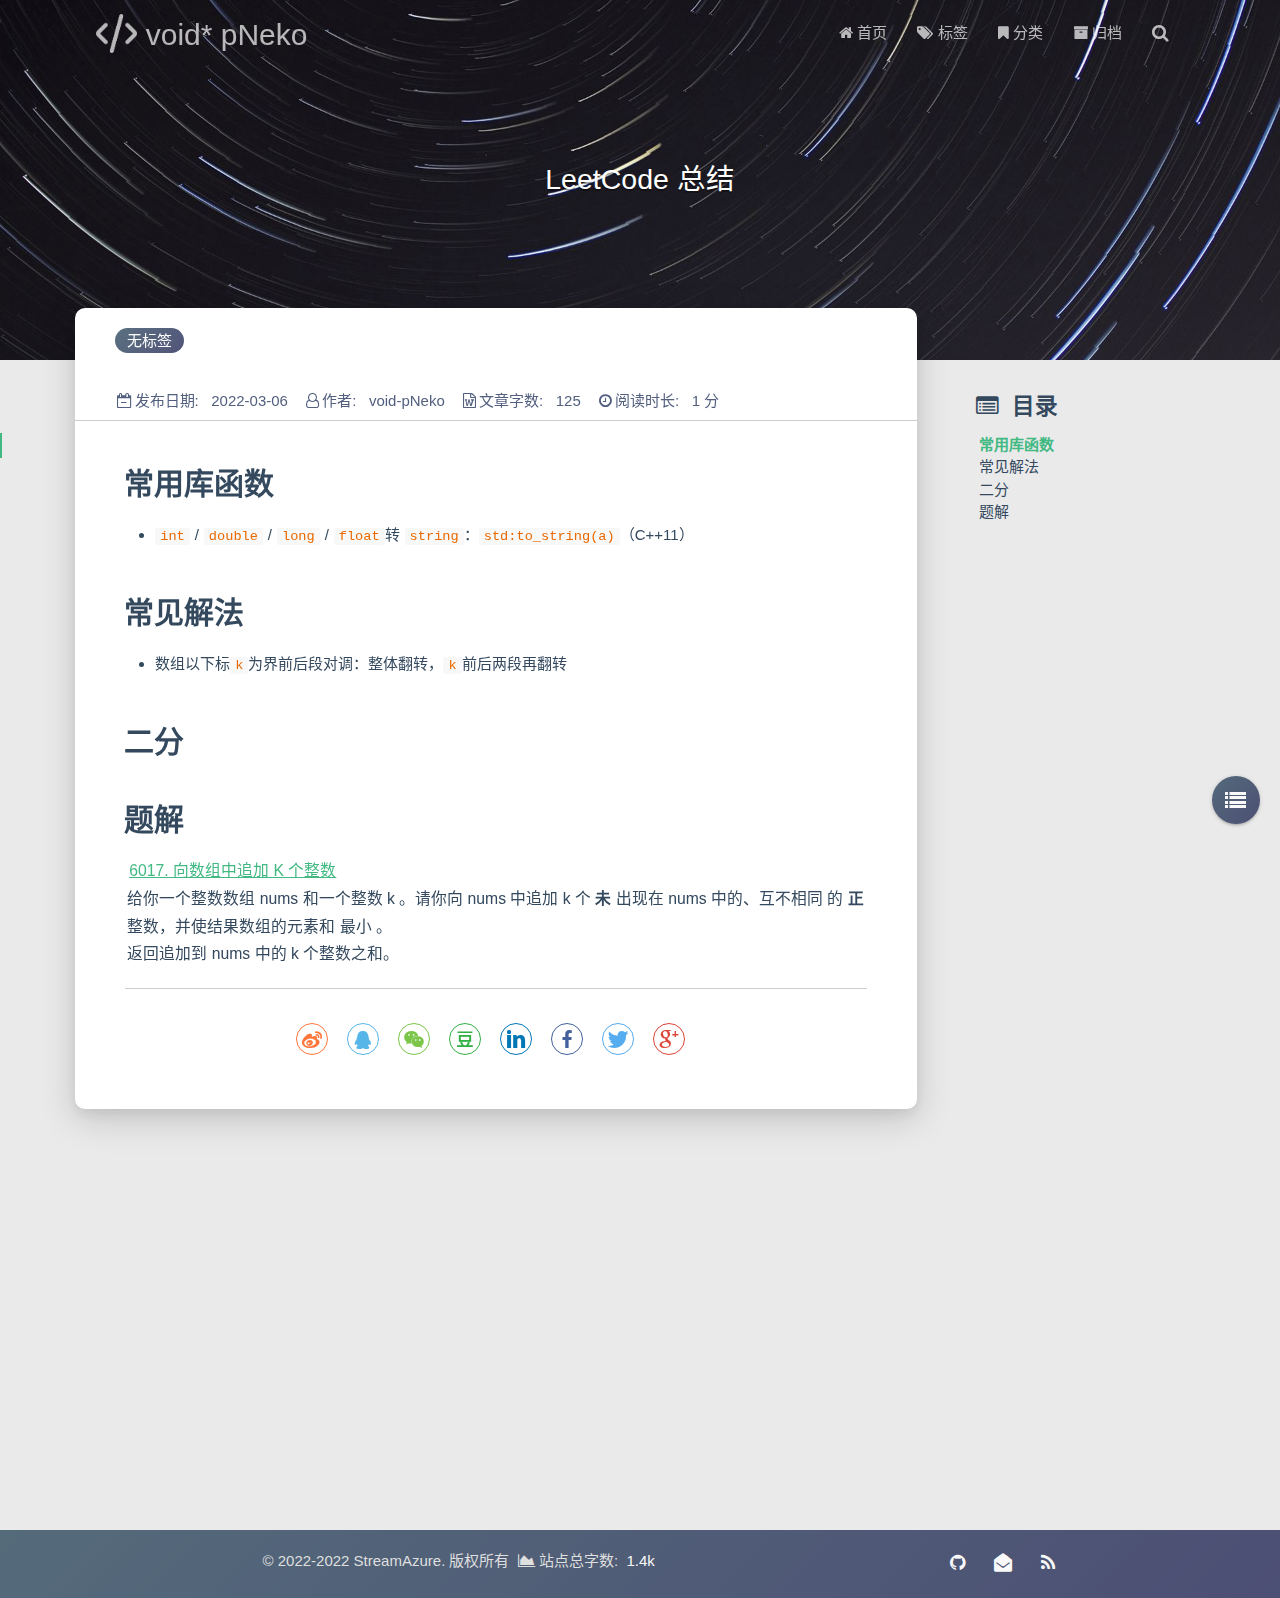
<file: 2022/03/06/leetcode-zong-jie/index.html>
<!DOCTYPE HTML>
<html lang="zh-CN">


<head><meta name="generator" content="Hexo 3.9.0">
    <meta charset="utf-8">
    <meta name="keywords" content="LeetCode 总结, void* pNeko">
    <meta name="baidu-site-verification" content="fmlEuI34ir">
    <meta name="google-site-verification" content="yCy2azpds5XSuGZvis6OuA-XIGF5GuGpYRAaGfD6o48">
    <meta name="360-site-verification" content="b7c11a830ef90fd1464ad6206bb7b6e7">
    <meta name="description" content="常用库函数
int / double / long / float转 string：std:to_string(a)（C++11）

常见解法
数组以下标k为界前后段对调：整体翻转，k前后两段再翻转

二分题解6017. 向数组中追加 K ">
    <meta http-equiv="X-UA-Compatible" content="IE=edge">
    <meta name="viewport" content="width=device-width, initial-scale=1.0, user-scalable=no">
    <meta name="renderer" content="webkit|ie-stand|ie-comp">
    <meta name="mobile-web-app-capable" content="yes">
    <meta name="format-detection" content="telephone=no">
    <meta name="apple-mobile-web-app-capable" content="yes">
    <meta name="apple-mobile-web-app-status-bar-style" content="black-translucent">
    <title>LeetCode 总结 | void* pNeko</title>
    <link rel="icon" type="image/png" href="/favicon.png">

    <link rel="stylesheet" type="text/css" href="/libs/awesome/css/font-awesome.min.css">
    <link rel="stylesheet" type="text/css" href="/libs/materialize/materialize.min.css">
    <link rel="stylesheet" type="text/css" href="/libs/aos/aos.css">
    <link rel="stylesheet" type="text/css" href="/libs/animate/animate.min.css">
    <link rel="stylesheet" type="text/css" href="/libs/lightGallery/css/lightgallery.min.css">
    <link rel="stylesheet" type="text/css" href="/css/matery.css">
    <link rel="stylesheet" type="text/css" href="/css/my.css">
    <style type="text/css">
        
    </style>

    <script src="/libs/jquery/jquery-2.2.0.min.js"></script>
    <script src="https://sdk.jinrishici.com/v2/browser/jinrishici.js" charset="utf-8"></script>
    <script>
        var _hmt = _hmt || [];
        (function () {
            var hm = document.createElement("script");
            hm.src = "https://hm.baidu.com/hm.js?ce84511d3df71640a9378a69f6293044";
            var s = document.getElementsByTagName("script")[0];
            s.parentNode.insertBefore(hm, s);
        })();
    </script>

    
        <script>
            (function(){
                var bp = document.createElement('script');
                var curProtocol = window.location.protocol.split(':')[0];
                if (curProtocol === 'https') {
                    bp.src = 'https://zz.bdstatic.com/linksubmit/push.js';        
                }
                else {
                    bp.src = 'http://push.zhanzhang.baidu.com/push.js';
                }
                var s = document.getElementsByTagName("script")[0];
                s.parentNode.insertBefore(bp, s);
            })();
        </script>
    

    <script>
        (function(){
        var src = "https://jspassport.ssl.qhimg.com/11.0.1.js?d182b3f28525f2db83acfaaf6e696dba";
        document.write('<script src="' + src + '" id="sozz"><\/script>');
        })();
    </script>

<link rel="stylesheet" href="/css/prism-tomorrow.css" type="text/css"></head>

<body>

    <header class="navbar-fixed">
    <nav id="headNav" class="bg-color nav-transparent">
        <div id="navContainer" class="nav-wrapper container">
            <div class="brand-logo">
                <a href="/" class="waves-effect waves-light">
                    
                    <img src="/medias/logo.png" class="logo-img" alt="LOGO">
                    
                    <span class="logo-span">void* pNeko</span>
                </a>
            </div>
            

<a href="#" data-target="mobile-nav" class="sidenav-trigger button-collapse"><i class="fa fa-navicon"></i></a>
<ul class="right">
    
    <li class="hide-on-med-and-down">
        <a href="/" class="waves-effect waves-light">
            
            <i class="fa fa-home"></i>
            
            <span>首页</span>
        </a>
    </li>
    
    <li class="hide-on-med-and-down">
        <a href="/tags" class="waves-effect waves-light">
            
            <i class="fa fa-tags"></i>
            
            <span>标签</span>
        </a>
    </li>
    
    <li class="hide-on-med-and-down">
        <a href="/categories" class="waves-effect waves-light">
            
            <i class="fa fa-bookmark"></i>
            
            <span>分类</span>
        </a>
    </li>
    
    <li class="hide-on-med-and-down">
        <a href="/archives" class="waves-effect waves-light">
            
            <i class="fa fa-archive"></i>
            
            <span>归档</span>
        </a>
    </li>
    
    <li>
        <a href="#searchModal" class="modal-trigger waves-effect waves-light">
            <i id="searchIcon" class="fa fa-search" title="搜索"></i>
        </a>
    </li>
</ul>

<div id="mobile-nav" class="side-nav sidenav">

    <div class="mobile-head bg-color">
        
        <img src="/medias/logo.png" class="logo-img circle responsive-img">
        
        <div class="logo-name">void* pNeko</div>
        <div class="logo-desc">
            
            正しさとは自分のこと強く信じることだ
            
        </div>
    </div>

    

    <ul class="menu-list mobile-menu-list">
        
        <li>
            <a href="/" class="waves-effect waves-light">
                
                <i class="fa fa-fw fa-home"></i>
                
                首页
            </a>
        </li>
        
        <li>
            <a href="/tags" class="waves-effect waves-light">
                
                <i class="fa fa-fw fa-tags"></i>
                
                标签
            </a>
        </li>
        
        <li>
            <a href="/categories" class="waves-effect waves-light">
                
                <i class="fa fa-fw fa-bookmark"></i>
                
                分类
            </a>
        </li>
        
        <li>
            <a href="/archives" class="waves-effect waves-light">
                
                <i class="fa fa-fw fa-archive"></i>
                
                归档
            </a>
        </li>
        
        
    </ul>
</div>

        </div>

        
    </nav>

</header>

    
<script src="/libs/cryptojs/crypto-js.min.js"></script>
<script>
    (function() {
        let pwd = '';
        if (pwd && pwd.length > 0) {
            if (pwd !== CryptoJS.SHA256(prompt('请输入访问本文章的密码')).toString(CryptoJS.enc.Hex)) {
                alert('密码错误，将返回主页！');
                location.href = '/';
            }
        }
    })();
</script>




<div class="bg-cover pd-header post-cover" style="background-image: url('/medias/featureimages/7.jpg')">
    <div class="container">
        <div class="row">
            <div class="col s12 m12 l12">
                <div class="brand">
                    <div class="description center-align post-title">
                        LeetCode 总结
                    </div>
                </div>
            </div>
        </div>
    </div>
</div>



<main class="post-container content">

    
    <link rel="stylesheet" href="/libs/tocbot/tocbot.css">
<style>
    #articleContent h1::before,
    #articleContent h2::before,
    #articleContent h3::before,
    #articleContent h4::before,
    #articleContent h5::before,
    #articleContent h6::before {
        display: block;
        content: " ";
        height: 100px;
        margin-top: -100px;
        visibility: hidden;
    }

    #articleContent :focus {
        outline: none;
    }

    .toc-fixed {
        position: fixed;
        top: 64px;
    }

    .toc-widget {
        padding-left: 20px;
    }

    .toc-widget .toc-title {
        margin: 35px 0 15px 0;
        padding-left: 17px;
        font-size: 1.5rem;
        font-weight: bold;
        line-height: 1.5rem;
    }

    .toc-widget ol {
        padding: 0;
        list-style: none;
    }

    #toc-content ol {
        padding-left: 10px;
    }

    #toc-content ol li {
        padding-left: 10px;
    }

    #toc-content .toc-link:hover {
        color: #42b983;
        font-weight: 700;
        text-decoration: underline;
    }

    #toc-content .toc-link::before {
        background-color: transparent;
        max-height: 25px;
    }

    #toc-content .is-active-link {
        color: #42b983;
    }

    #toc-content .is-active-link::before {
        background-color: #42b983;
    }

    #floating-toc-btn {
        position: fixed;
        right: 20px;
        bottom: 76px;
        padding-top: 15px;
        margin-bottom: 0;
        z-index: 998;
    }

    #floating-toc-btn .btn-floating {
        width: 48px;
        height: 48px;
    }

    #floating-toc-btn .btn-floating i {
        line-height: 48px;
        font-size: 1.4rem;
    }
</style>
<div class="row">
    <div id="main-content" class="col s12 m12 l9">
        <!-- 文章内容详情 -->
<div id="artDetail">
    <div class="card">
        <div class="card-content article-info">
            <div class="row tag-cate">
                <div class="col s7">
                    
                    <div class="article-tag">
                        <span class="chip bg-color">无标签</span>
                    </div>
                    
                </div>
                <div class="col s5 right-align">
                    
                </div>
            </div>

            <div class="post-info">
                <div class="post-date info-break-policy">
                    <i class="fa fa-calendar-minus-o fa-fw"></i>发布日期:&nbsp;&nbsp;
                    2022-03-06
                </div>

                <div class="post-author info-break-policy">
                    <i class="fa fa-user-o fa-fw"></i>作者:&nbsp;&nbsp;
                    
                    void-pNeko
                    
                </div>

                
                
                <div class="info-break-policy">
                    <i class="fa fa-file-word-o fa-fw"></i>文章字数:&nbsp;&nbsp;
                    125
                </div>
                

                
                <div class="info-break-policy">
                    <i class="fa fa-clock-o fa-fw"></i>阅读时长:&nbsp;&nbsp;
                    1 分
                </div>
                
                

                
            </div>
        </div>
        <hr class="clearfix">
        <div class="card-content article-card-content">
            <div id="articleContent">
                <h1 id="常用库函数"><a href="#常用库函数" class="headerlink" title="常用库函数"></a>常用库函数</h1><ul>
<li><code>int</code> / <code>double</code> / <code>long</code> / <code>float</code>转 <code>string</code>：<code>std:to_string(a)</code>（C++11）</li>
</ul>
<h1 id="常见解法"><a href="#常见解法" class="headerlink" title="常见解法"></a>常见解法</h1><ul>
<li>数组以下标<code>k</code>为界前后段对调：整体翻转，<code>k</code>前后两段再翻转</li>
</ul>
<h1 id="二分"><a href="#二分" class="headerlink" title="二分"></a>二分</h1><h1 id="题解"><a href="#题解" class="headerlink" title="题解"></a>题解</h1><p><a href="https://leetcode-cn.com/problems/append-k-integers-with-minimal-sum/" target="_blank" rel="noopener">6017. 向数组中追加 K 个整数</a><br>给你一个整数数组 nums 和一个整数 k 。请你向 nums 中追加 k 个 <strong>未</strong> 出现在 nums 中的、互不相同 的 <strong>正</strong> 整数，并使结果数组的元素和 最小 。<br>返回追加到 nums 中的 k 个整数之和。</p>

            </div>
            <hr />

            

            <link rel="stylesheet" type="text/css" href="/libs/share/css/share.min.css">

<div id="article-share">
    
    <div class="social-share" data-disabled="qzone" data-wechat-qrcode-helper="<p>微信里点“发现”->“扫一扫”二维码便可查看分享。</p>"></div>
    
</div>

<script src="/libs/share/js/social-share.min.js"></script>

            


        </div>
    </div>

    

    

    

    

    

    

<article id="prenext-posts" class="prev-next articles">
    <div class="row article-row">
        
        <div class="article col s12 m6" data-aos="fade-up">
            <div class="article-badge left-badge text-color">
                <i class="fa fa-chevron-left"></i>&nbsp;上一篇</div>
            <div class="card">
                <a href="/2022/03/06/core-java-volume-i-notes/">
                    <div class="card-image">
                        
                        
                        <img src="/medias/featureimages/4.jpg" class="responsive-img" alt="Core Java, Volume Ⅰ Notes">
                        
                        <span class="card-title">Core Java, Volume Ⅰ Notes</span>
                    </div>
                </a>
                <div class="card-content article-content">
                    <div class="summary block-with-text">
                        
                            Chapter 33.1 A Simple Java Program
Java is case sensitivepublic class FirstSample{
  //public: aaccess modifier
  //ever
                        
                    </div>
                    <div class="publish-info">
                        <span class="publish-date">
                            <i class="fa fa-clock-o fa-fw icon-date"></i>2022-03-06
                        </span>
                        <span class="publish-author">
                            
                        </span>
                    </div>
                </div>
                
            </div>
        </div>
        
        
        <div class="article col s12 m6" data-aos="fade-up">
            <div class="article-badge right-badge text-color">
                本篇&nbsp;<i class="fa fa-dot-circle-o"></i>
            </div>
            <div class="card">
                <a href="/2022/03/06/leetcode-zong-jie/">
                    <div class="card-image">
                        
                        
                        <img src="/medias/featureimages/7.jpg" class="responsive-img" alt="LeetCode 总结">
                        
                        <span class="card-title">LeetCode 总结</span>
                    </div>
                </a>
                <div class="card-content article-content">
                    <div class="summary block-with-text">
                        
                            常用库函数
int / double / long / float转 string：std:to_string(a)（C++11）

常见解法
数组以下标k为界前后段对调：整体翻转，k前后两段再翻转

二分题解6017. 向数组中追加 K 
                        
                    </div>
                    <div class="publish-info">
                            <span class="publish-date">
                                <i class="fa fa-clock-o fa-fw icon-date"></i>2022-03-06
                            </span>
                        <span class="publish-author">
                            
                        </span>
                    </div>
                </div>

                
            </div>
        </div>
        
    </div>
</article>
</div>


    </div>
    <div id="toc-aside" class="expanded col l3 hide-on-med-and-down">
        <div class="toc-widget">
            <div class="toc-title"><i class="fa fa-list-alt"></i>&nbsp;&nbsp;目录</div>
            <div id="toc-content"></div>
        </div>
    </div>
</div>

<!-- TOC 悬浮按钮. -->

<div id="floating-toc-btn" class="hide-on-med-and-down">
    <a class="btn-floating btn-large bg-color">
        <i class="fa fa-list"></i>
    </a>
</div>


<script src="/libs/tocbot/tocbot.min.js"></script>
<script>
    $(function () {
        tocbot.init({
            tocSelector: '#toc-content',
            contentSelector: '#articleContent',
            headingsOffset: -($(window).height() * 0.4 - 45),
            // headingsOffset: -205,
            headingSelector: 'h1, h2, h3, h4'
        });

        // modify the toc link href to support Chinese.
        let i = 0;
        let tocHeading = 'toc-heading-';
        $('#toc-content a').each(function () {
            $(this).attr('href', '#' + tocHeading + (++i));
        });

        // modify the heading title id to support Chinese.
        i = 0;
        $('#articleContent').children('h1, h2, h3, h4').each(function () {
            $(this).attr('id', tocHeading + (++i));
        });

        // Set scroll toc fixed.
        let tocHeight = parseInt($(window).height() * 0.4 - 64);
        let $tocWidget = $('.toc-widget');
        $(window).scroll(function () {
            let scroll = $(window).scrollTop();
            /* add post toc fixed. */
            if (scroll > tocHeight) {
                $tocWidget.addClass('toc-fixed');
            } else {
                $tocWidget.removeClass('toc-fixed');
            }
        });

        
        /* 修复文章卡片 div 的宽度. */
        let fixPostCardWidth = function (srcId, targetId) {
            let srcDiv = $('#' + srcId);
            if (srcDiv.length === 0) {
                return;
            }

            let w = srcDiv.width();
            if (w >= 450) {
                w = w + 21;
            } else if (w >= 350 && w < 450) {
                w = w + 18;
            } else if (w >= 300 && w < 350) {
                w = w + 16;
            } else {
                w = w + 14;
            }
            $('#' + targetId).width(w);
        };

        // 切换TOC目录展开收缩的相关操作.
        const expandedClass = 'expanded';
        let $tocAside = $('#toc-aside');
        let $mainContent = $('#main-content');
        $('#floating-toc-btn .btn-floating').click(function () {
            if ($tocAside.hasClass(expandedClass)) {
                $tocAside.removeClass(expandedClass).slideUp(500);
                $mainContent.removeClass('l9');
            } else {
                $tocAside.addClass(expandedClass).slideDown(500);
                $mainContent.addClass('l9');
            }
            fixPostCardWidth('artDetail', 'prenext-posts');
        });
        
    });
</script>
    

</main>


    <footer class="page-footer bg-color">
    <div class="container row center-align">
        <div class="col s12 m8 l8 copy-right">
            &copy; 2022-2022 StreamAzure. 版权所有

            
                &nbsp;<i class="fa fa-area-chart"></i>&nbsp;站点总字数:&nbsp;
                <span class="white-color">1.4k</span>
                

                    <br>
                    <span id="sitetime"></span>

                    
                        
        </div>
        <div class="col s12 m4 l4 social-link ">
            
    <a href="https://github.com/void-pNeko" class="tooltipped" target="_blank" data-tooltip="访问我的GitHub" data-position="top" data-delay="50">
        <i class="fa fa-github"></i>
    </a>



    <a href="mailto:861495688@qq.com" class="tooltipped" target="_blank" data-tooltip="邮件联系我" data-position="top" data-delay="50">
        <i class="fa fa-envelope-open"></i>
    </a>









    <a href="/atom.xml" class="tooltipped" target="_blank" data-tooltip="RSS 订阅" data-position="top" data-delay="50">
        <i class="fa fa-rss"></i>
    </a>

        </div>
    </div>
</footer>

<div class="progress-bar"></div>

<!-- 不蒜子计数初始值纠正 -->
<script>
    $(document).ready(function() {

        var int = setInterval(fixCount, 50);
        var pvcountOffset = 80000;
        var uvcountOffset = 20000;

        function fixCount() {
            if (document.getElementById("busuanzi_container_site_pv").style.display != "none") {
                $("#busuanzi_value_site_pv").html(parseInt($("#busuanzi_value_site_pv").html()) + pvcountOffset);
                clearInterval(int);
            }
            if ($("#busuanzi_container_site_pv").css("display") != "none") {
                $("#busuanzi_value_site_uv").html(parseInt($("#busuanzi_value_site_uv").html()) + uvcountOffset); // 加上初始数据 
                clearInterval(int);
            }
        }
    });
</script>

<script language=javascript>
    function siteTime() {
        window.setTimeout("siteTime()", 1000);
        var seconds = 1000;
        var minutes = seconds * 60;
        var hours = minutes * 60;
        var days = hours * 24;
        var years = days * 365;
        var today = new Date();
        var todayYear = today.getFullYear();
        var todayMonth = today.getMonth() + 1;
        var todayDate = today.getDate();
        var todayHour = today.getHours();
        var todayMinute = today.getMinutes();
        var todaySecond = today.getSeconds();
        /* Date.UTC() -- 返回date对象距世界标准时间(UTC)1970年1月1日午夜之间的毫秒数(时间戳)
        year - 作为date对象的年份，为4位年份值
        month - 0-11之间的整数，做为date对象的月份
        day - 1-31之间的整数，做为date对象的天数
        hours - 0(午夜24点)-23之间的整数，做为date对象的小时数
        minutes - 0-59之间的整数，做为date对象的分钟数
        seconds - 0-59之间的整数，做为date对象的秒数
        microseconds - 0-999之间的整数，做为date对象的毫秒数 */
        var t1 = Date.UTC(2017, 09, 11, 00, 00, 00); //北京时间2018-2-13 00:00:00
        var t2 = Date.UTC(todayYear, todayMonth, todayDate, todayHour, todayMinute, todaySecond);
        var diff = t2 - t1;
        var diffYears = Math.floor(diff / years);
        var diffDays = Math.floor((diff / days) - diffYears * 365);
        var diffHours = Math.floor((diff - (diffYears * 365 + diffDays) * days) / hours);
        var diffMinutes = Math.floor((diff - (diffYears * 365 + diffDays) * days - diffHours * hours) / minutes);
        var diffSeconds = Math.floor((diff - (diffYears * 365 + diffDays) * days - diffHours * hours - diffMinutes * minutes) / seconds);
        document.getElementById("sitetime").innerHTML = "本站已运行 " + diffYears + " 年 " + diffDays + " 天 " + diffHours + " 小时 " + diffMinutes + " 分钟 " + diffSeconds + " 秒";
    } /*因为建站时间还没有一年，就将之注释掉了。需要的可以取消*/
    // siteTime();
</script>

    <!-- 搜索遮罩框 -->
<div id="searchModal" class="modal">
    <div class="modal-content">
        <div class="search-header">
            <span class="title"><i class="fa fa-search"></i>&nbsp;&nbsp;搜索</span>
            <input type="search" id="searchInput" name="s" placeholder="请输入搜索的关键字"
                   class="search-input">
        </div>
        <div id="searchResult"></div>
    </div>
</div>

<script src="/js/search.js"></script>
<script type="text/javascript">
$(function () {
    searchFunc("/" + "search.xml", 'searchInput', 'searchResult');
});
</script>
    <!-- 回到顶部按钮 -->
<div id="backTop" class="top-scroll">
    <a class="btn-floating btn-large waves-effect waves-light" href="#!">
        <i class="fa fa-angle-up"></i>
    </a>
</div>


    <script src="/libs/materialize/materialize.min.js"></script>
    <script src="/libs/masonry/masonry.pkgd.min.js"></script>
    <script src="/libs/aos/aos.js"></script>
    <script src="/libs/scrollprogress/scrollProgress.min.js"></script>
    <script src="/libs/lightGallery/js/lightgallery-all.min.js"></script>
    <script src="/js/matery.js"></script>

    <script type="text/javascript"> var OriginTitile = document.title, st; document.addEventListener("visibilitychange", function () { document.hidden ? (document.title = "Σ(っ °Д °;)っ喔哟，崩溃啦！", clearTimeout(st)) : (document.title = "φ(゜▽゜*)♪咦，又好了！", st = setTimeout(function () { document.title = OriginTitile }, 3e3)) })
    </script>

    <!-- Global site tag (gtag.js) - Google Analytics -->



    

    

    <!-- 雪花特效 -->
    

</body>

</html>
</file>
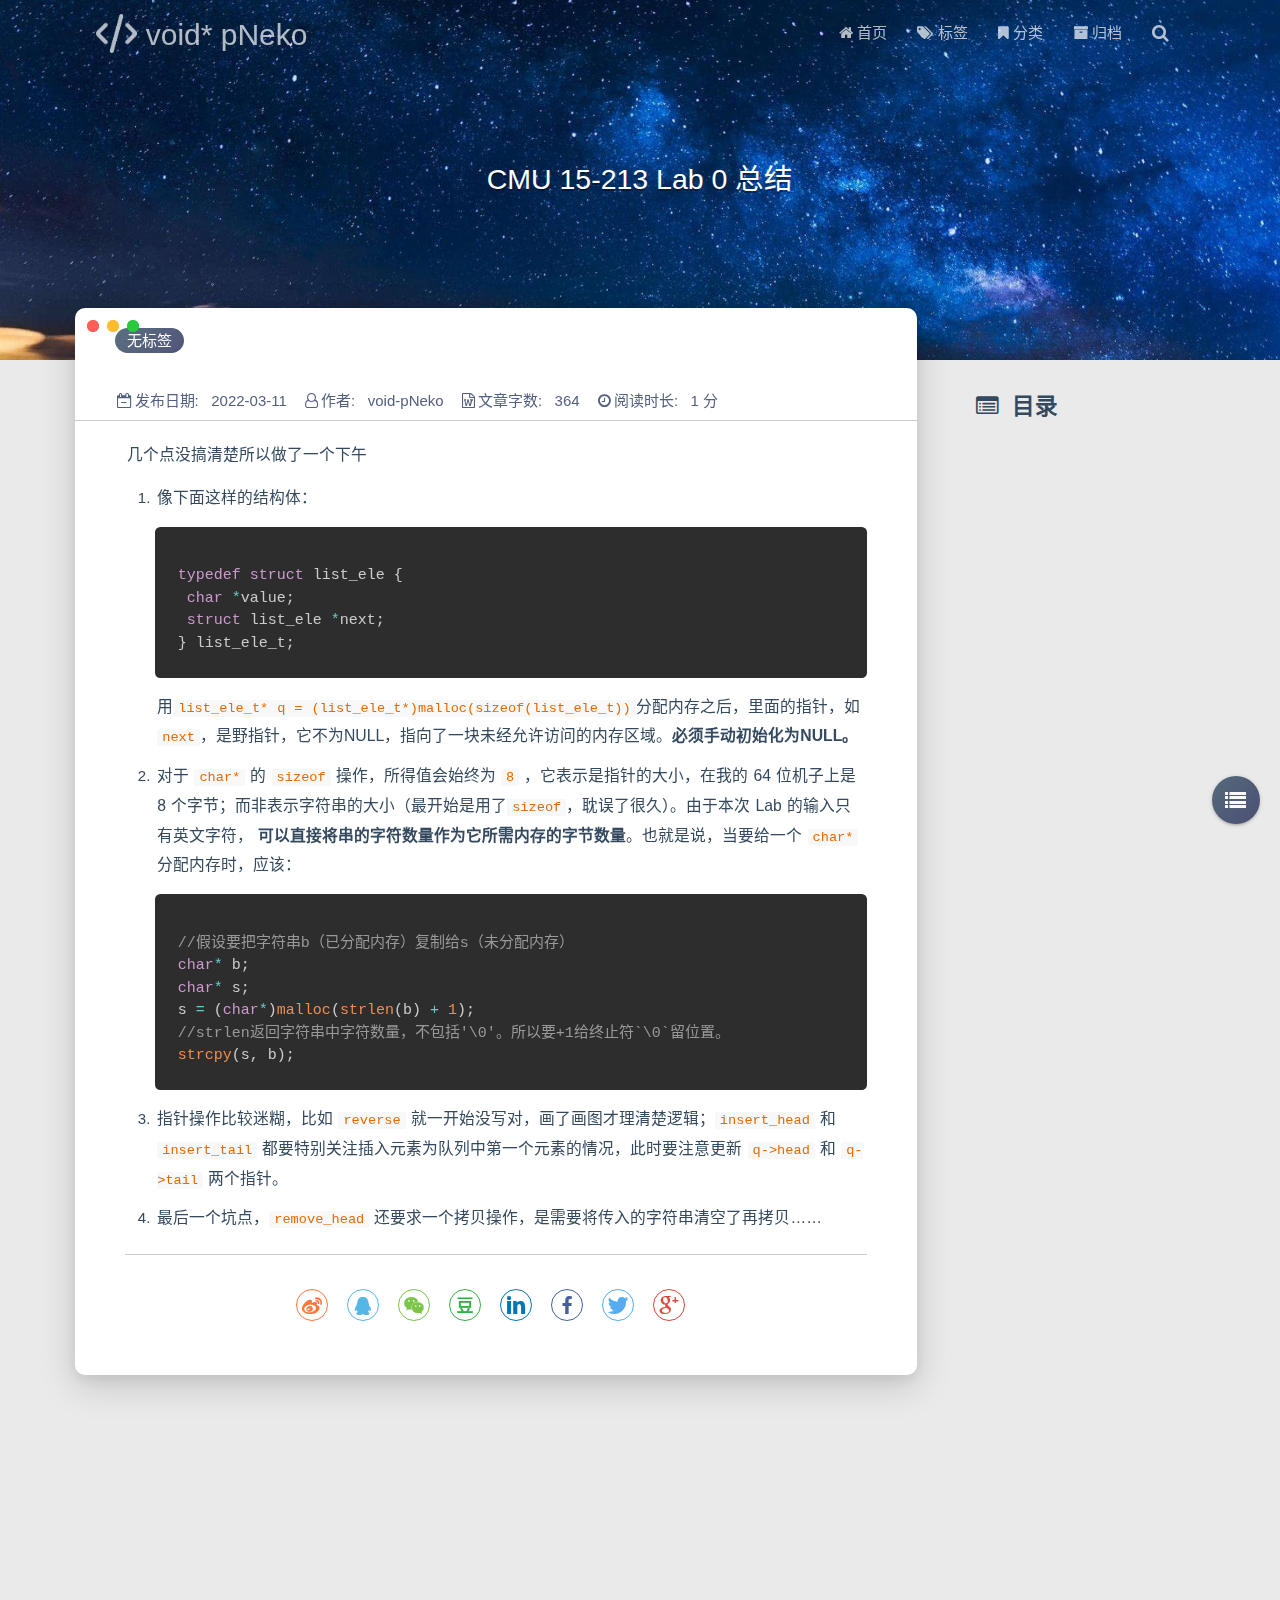
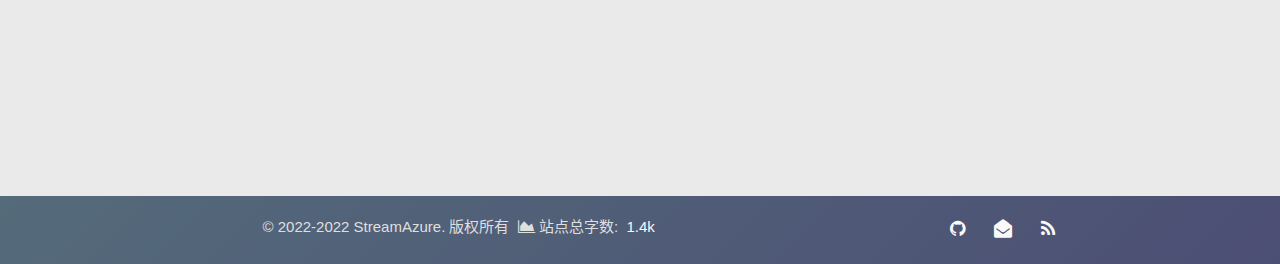
<file: 2022/03/11/cmu-15-213-lab-0-zong-jie/index.html>
<!DOCTYPE HTML>
<html lang="zh-CN">


<head><meta name="generator" content="Hexo 3.9.0">
    <meta charset="utf-8">
    <meta name="keywords" content="CMU 15-213 Lab 0 总结, void* pNeko">
    <meta name="baidu-site-verification" content="fmlEuI34ir">
    <meta name="google-site-verification" content="yCy2azpds5XSuGZvis6OuA-XIGF5GuGpYRAaGfD6o48">
    <meta name="360-site-verification" content="b7c11a830ef90fd1464ad6206bb7b6e7">
    <meta name="description" content="几个点没搞清楚所以做了一个下午

像下面这样的结构体：
typedef struct list_ele {
 char *value;
 struct list_ele *next;
} list_ele_t;
用list_ele_t* q">
    <meta http-equiv="X-UA-Compatible" content="IE=edge">
    <meta name="viewport" content="width=device-width, initial-scale=1.0, user-scalable=no">
    <meta name="renderer" content="webkit|ie-stand|ie-comp">
    <meta name="mobile-web-app-capable" content="yes">
    <meta name="format-detection" content="telephone=no">
    <meta name="apple-mobile-web-app-capable" content="yes">
    <meta name="apple-mobile-web-app-status-bar-style" content="black-translucent">
    <title>CMU 15-213 Lab 0 总结 | void* pNeko</title>
    <link rel="icon" type="image/png" href="/favicon.png">

    <link rel="stylesheet" type="text/css" href="/libs/awesome/css/font-awesome.min.css">
    <link rel="stylesheet" type="text/css" href="/libs/materialize/materialize.min.css">
    <link rel="stylesheet" type="text/css" href="/libs/aos/aos.css">
    <link rel="stylesheet" type="text/css" href="/libs/animate/animate.min.css">
    <link rel="stylesheet" type="text/css" href="/libs/lightGallery/css/lightgallery.min.css">
    <link rel="stylesheet" type="text/css" href="/css/matery.css">
    <link rel="stylesheet" type="text/css" href="/css/my.css">
    <style type="text/css">
        
    </style>

    <script src="/libs/jquery/jquery-2.2.0.min.js"></script>
    <script src="https://sdk.jinrishici.com/v2/browser/jinrishici.js" charset="utf-8"></script>
    <script>
        var _hmt = _hmt || [];
        (function () {
            var hm = document.createElement("script");
            hm.src = "https://hm.baidu.com/hm.js?ce84511d3df71640a9378a69f6293044";
            var s = document.getElementsByTagName("script")[0];
            s.parentNode.insertBefore(hm, s);
        })();
    </script>

    
        <script>
            (function(){
                var bp = document.createElement('script');
                var curProtocol = window.location.protocol.split(':')[0];
                if (curProtocol === 'https') {
                    bp.src = 'https://zz.bdstatic.com/linksubmit/push.js';        
                }
                else {
                    bp.src = 'http://push.zhanzhang.baidu.com/push.js';
                }
                var s = document.getElementsByTagName("script")[0];
                s.parentNode.insertBefore(bp, s);
            })();
        </script>
    

    <script>
        (function(){
        var src = "https://jspassport.ssl.qhimg.com/11.0.1.js?d182b3f28525f2db83acfaaf6e696dba";
        document.write('<script src="' + src + '" id="sozz"><\/script>');
        })();
    </script>

<link rel="stylesheet" href="/css/prism-tomorrow.css" type="text/css"></head>

<body>

    <header class="navbar-fixed">
    <nav id="headNav" class="bg-color nav-transparent">
        <div id="navContainer" class="nav-wrapper container">
            <div class="brand-logo">
                <a href="/" class="waves-effect waves-light">
                    
                    <img src="/medias/logo.png" class="logo-img" alt="LOGO">
                    
                    <span class="logo-span">void* pNeko</span>
                </a>
            </div>
            

<a href="#" data-target="mobile-nav" class="sidenav-trigger button-collapse"><i class="fa fa-navicon"></i></a>
<ul class="right">
    
    <li class="hide-on-med-and-down">
        <a href="/" class="waves-effect waves-light">
            
            <i class="fa fa-home"></i>
            
            <span>首页</span>
        </a>
    </li>
    
    <li class="hide-on-med-and-down">
        <a href="/tags" class="waves-effect waves-light">
            
            <i class="fa fa-tags"></i>
            
            <span>标签</span>
        </a>
    </li>
    
    <li class="hide-on-med-and-down">
        <a href="/categories" class="waves-effect waves-light">
            
            <i class="fa fa-bookmark"></i>
            
            <span>分类</span>
        </a>
    </li>
    
    <li class="hide-on-med-and-down">
        <a href="/archives" class="waves-effect waves-light">
            
            <i class="fa fa-archive"></i>
            
            <span>归档</span>
        </a>
    </li>
    
    <li>
        <a href="#searchModal" class="modal-trigger waves-effect waves-light">
            <i id="searchIcon" class="fa fa-search" title="搜索"></i>
        </a>
    </li>
</ul>

<div id="mobile-nav" class="side-nav sidenav">

    <div class="mobile-head bg-color">
        
        <img src="/medias/logo.png" class="logo-img circle responsive-img">
        
        <div class="logo-name">void* pNeko</div>
        <div class="logo-desc">
            
            正しさとは自分のこと強く信じることだ
            
        </div>
    </div>

    

    <ul class="menu-list mobile-menu-list">
        
        <li>
            <a href="/" class="waves-effect waves-light">
                
                <i class="fa fa-fw fa-home"></i>
                
                首页
            </a>
        </li>
        
        <li>
            <a href="/tags" class="waves-effect waves-light">
                
                <i class="fa fa-fw fa-tags"></i>
                
                标签
            </a>
        </li>
        
        <li>
            <a href="/categories" class="waves-effect waves-light">
                
                <i class="fa fa-fw fa-bookmark"></i>
                
                分类
            </a>
        </li>
        
        <li>
            <a href="/archives" class="waves-effect waves-light">
                
                <i class="fa fa-fw fa-archive"></i>
                
                归档
            </a>
        </li>
        
        
    </ul>
</div>

        </div>

        
    </nav>

</header>

    
<script src="/libs/cryptojs/crypto-js.min.js"></script>
<script>
    (function() {
        let pwd = '';
        if (pwd && pwd.length > 0) {
            if (pwd !== CryptoJS.SHA256(prompt('请输入访问本文章的密码')).toString(CryptoJS.enc.Hex)) {
                alert('密码错误，将返回主页！');
                location.href = '/';
            }
        }
    })();
</script>




<div class="bg-cover pd-header post-cover" style="background-image: url('/medias/featureimages/1.jpg')">
    <div class="container">
        <div class="row">
            <div class="col s12 m12 l12">
                <div class="brand">
                    <div class="description center-align post-title">
                        CMU 15-213 Lab 0 总结
                    </div>
                </div>
            </div>
        </div>
    </div>
</div>



<main class="post-container content">

    
    <link rel="stylesheet" href="/libs/tocbot/tocbot.css">
<style>
    #articleContent h1::before,
    #articleContent h2::before,
    #articleContent h3::before,
    #articleContent h4::before,
    #articleContent h5::before,
    #articleContent h6::before {
        display: block;
        content: " ";
        height: 100px;
        margin-top: -100px;
        visibility: hidden;
    }

    #articleContent :focus {
        outline: none;
    }

    .toc-fixed {
        position: fixed;
        top: 64px;
    }

    .toc-widget {
        padding-left: 20px;
    }

    .toc-widget .toc-title {
        margin: 35px 0 15px 0;
        padding-left: 17px;
        font-size: 1.5rem;
        font-weight: bold;
        line-height: 1.5rem;
    }

    .toc-widget ol {
        padding: 0;
        list-style: none;
    }

    #toc-content ol {
        padding-left: 10px;
    }

    #toc-content ol li {
        padding-left: 10px;
    }

    #toc-content .toc-link:hover {
        color: #42b983;
        font-weight: 700;
        text-decoration: underline;
    }

    #toc-content .toc-link::before {
        background-color: transparent;
        max-height: 25px;
    }

    #toc-content .is-active-link {
        color: #42b983;
    }

    #toc-content .is-active-link::before {
        background-color: #42b983;
    }

    #floating-toc-btn {
        position: fixed;
        right: 20px;
        bottom: 76px;
        padding-top: 15px;
        margin-bottom: 0;
        z-index: 998;
    }

    #floating-toc-btn .btn-floating {
        width: 48px;
        height: 48px;
    }

    #floating-toc-btn .btn-floating i {
        line-height: 48px;
        font-size: 1.4rem;
    }
</style>
<div class="row">
    <div id="main-content" class="col s12 m12 l9">
        <!-- 文章内容详情 -->
<div id="artDetail">
    <div class="card">
        <div class="card-content article-info">
            <div class="row tag-cate">
                <div class="col s7">
                    
                    <div class="article-tag">
                        <span class="chip bg-color">无标签</span>
                    </div>
                    
                </div>
                <div class="col s5 right-align">
                    
                </div>
            </div>

            <div class="post-info">
                <div class="post-date info-break-policy">
                    <i class="fa fa-calendar-minus-o fa-fw"></i>发布日期:&nbsp;&nbsp;
                    2022-03-11
                </div>

                <div class="post-author info-break-policy">
                    <i class="fa fa-user-o fa-fw"></i>作者:&nbsp;&nbsp;
                    
                    void-pNeko
                    
                </div>

                
                
                <div class="info-break-policy">
                    <i class="fa fa-file-word-o fa-fw"></i>文章字数:&nbsp;&nbsp;
                    364
                </div>
                

                
                <div class="info-break-policy">
                    <i class="fa fa-clock-o fa-fw"></i>阅读时长:&nbsp;&nbsp;
                    1 分
                </div>
                
                

                
            </div>
        </div>
        <hr class="clearfix">
        <div class="card-content article-card-content">
            <div id="articleContent">
                <p>几个点没搞清楚所以做了一个下午</p>
<ol>
<li><p>像下面这样的结构体：</p>
<pre class=" language-c"><code class="language-c"><span class="token keyword">typedef</span> <span class="token keyword">struct</span> list_ele <span class="token punctuation">{</span>
 <span class="token keyword">char</span> <span class="token operator">*</span>value<span class="token punctuation">;</span>
 <span class="token keyword">struct</span> list_ele <span class="token operator">*</span>next<span class="token punctuation">;</span>
<span class="token punctuation">}</span> list_ele_t<span class="token punctuation">;</span></code></pre>
<p>用<code>list_ele_t* q = (list_ele_t*)malloc(sizeof(list_ele_t))</code>分配内存之后，里面的指针，如<code>next</code>，是野指针，它不为NULL，指向了一块未经允许访问的内存区域。<strong>必须手动初始化为NULL。</strong></p>
</li>
<li><p>对于 <code>char*</code> 的 <code>sizeof</code> 操作，所得值会始终为 <code>8</code> ，它表示是指针的大小，在我的 64 位机子上是 8 个字节；而非表示字符串的大小（最开始是用了<code>sizeof</code>，耽误了很久）。由于本次 Lab 的输入只有英文字符， <strong>可以直接将串的字符数量作为它所需内存的字节数量</strong>。也就是说，当要给一个 <code>char*</code> 分配内存时，应该：</p>
<pre class=" language-c"><code class="language-c"><span class="token comment" spellcheck="true">//假设要把字符串b（已分配内存）复制给s（未分配内存）</span>
<span class="token keyword">char</span><span class="token operator">*</span> b<span class="token punctuation">;</span>
<span class="token keyword">char</span><span class="token operator">*</span> s<span class="token punctuation">;</span>
s <span class="token operator">=</span> <span class="token punctuation">(</span><span class="token keyword">char</span><span class="token operator">*</span><span class="token punctuation">)</span><span class="token function">malloc</span><span class="token punctuation">(</span><span class="token function">strlen</span><span class="token punctuation">(</span>b<span class="token punctuation">)</span> <span class="token operator">+</span> <span class="token number">1</span><span class="token punctuation">)</span><span class="token punctuation">;</span>
<span class="token comment" spellcheck="true">//strlen返回字符串中字符数量，不包括'\0'。所以要+1给终止符`\0`留位置。</span>
<span class="token function">strcpy</span><span class="token punctuation">(</span>s<span class="token punctuation">,</span> b<span class="token punctuation">)</span><span class="token punctuation">;</span></code></pre>
</li>
<li><p>指针操作比较迷糊，比如 <code>reverse</code> 就一开始没写对，画了画图才理清楚逻辑；<code>insert_head</code> 和 <code>insert_tail</code> 都要特别关注插入元素为队列中第一个元素的情况，此时要注意更新 <code>q-&gt;head</code> 和 <code>q-&gt;tail</code> 两个指针。</p>
</li>
<li><p>最后一个坑点，<code>remove_head</code> 还要求一个拷贝操作，是需要将传入的字符串清空了再拷贝……</p>
</li>
</ol>

            </div>
            <hr />

            

            <link rel="stylesheet" type="text/css" href="/libs/share/css/share.min.css">

<div id="article-share">
    
    <div class="social-share" data-disabled="qzone" data-wechat-qrcode-helper="<p>微信里点“发现”->“扫一扫”二维码便可查看分享。</p>"></div>
    
</div>

<script src="/libs/share/js/social-share.min.js"></script>

            


        </div>
    </div>

    

    

    

    

    

    

<article id="prenext-posts" class="prev-next articles">
    <div class="row article-row">
        
        <div class="article col s12 m6" data-aos="fade-up">
            <div class="article-badge left-badge text-color">
                <i class="fa fa-chevron-left"></i>&nbsp;上一篇</div>
            <div class="card">
                <a href="/2022/03/28/ben-di-git-tian-jia-duo-ge-github-zhang-hao/">
                    <div class="card-image">
                        
                        
                        <img src="/medias/featureimages/10.jpg" class="responsive-img" alt="本地 Git 添加多个 Github 账号">
                        
                        <span class="card-title">本地 Git 添加多个 Github 账号</span>
                    </div>
                </a>
                <div class="card-content article-content">
                    <div class="summary block-with-text">
                        
                            问题有两个 Github 账号分别为 aaa 和 bbb ，希望本地 Git 可以对两个账号作区分进行相关操作。
解决
本机生成两套 ssh 密钥ssh-keygen -t rsa -f C:/Users/your_username/.ss
                        
                    </div>
                    <div class="publish-info">
                        <span class="publish-date">
                            <i class="fa fa-clock-o fa-fw icon-date"></i>2022-03-28
                        </span>
                        <span class="publish-author">
                            
                        </span>
                    </div>
                </div>
                
            </div>
        </div>
        
        
        <div class="article col s12 m6" data-aos="fade-up">
            <div class="article-badge right-badge text-color">
                下一篇&nbsp;<i class="fa fa-chevron-right"></i>
            </div>
            <div class="card">
                <a href="/2022/03/06/core-java-volume-i-notes/">
                    <div class="card-image">
                        
                        
                        <img src="/medias/featureimages/4.jpg" class="responsive-img" alt="Core Java, Volume Ⅰ Notes">
                        
                        <span class="card-title">Core Java, Volume Ⅰ Notes</span>
                    </div>
                </a>
                <div class="card-content article-content">
                    <div class="summary block-with-text">
                        
                            Chapter 33.1 A Simple Java Program
Java is case sensitivepublic class FirstSample{
  //public: aaccess modifier
  //ever
                        
                    </div>
                    <div class="publish-info">
                            <span class="publish-date">
                                <i class="fa fa-clock-o fa-fw icon-date"></i>2022-03-06
                            </span>
                        <span class="publish-author">
                            
                        </span>
                    </div>
                </div>
                
            </div>
        </div>
        
    </div>
</article>
</div>


    </div>
    <div id="toc-aside" class="expanded col l3 hide-on-med-and-down">
        <div class="toc-widget">
            <div class="toc-title"><i class="fa fa-list-alt"></i>&nbsp;&nbsp;目录</div>
            <div id="toc-content"></div>
        </div>
    </div>
</div>

<!-- TOC 悬浮按钮. -->

<div id="floating-toc-btn" class="hide-on-med-and-down">
    <a class="btn-floating btn-large bg-color">
        <i class="fa fa-list"></i>
    </a>
</div>


<script src="/libs/tocbot/tocbot.min.js"></script>
<script>
    $(function () {
        tocbot.init({
            tocSelector: '#toc-content',
            contentSelector: '#articleContent',
            headingsOffset: -($(window).height() * 0.4 - 45),
            // headingsOffset: -205,
            headingSelector: 'h1, h2, h3, h4'
        });

        // modify the toc link href to support Chinese.
        let i = 0;
        let tocHeading = 'toc-heading-';
        $('#toc-content a').each(function () {
            $(this).attr('href', '#' + tocHeading + (++i));
        });

        // modify the heading title id to support Chinese.
        i = 0;
        $('#articleContent').children('h1, h2, h3, h4').each(function () {
            $(this).attr('id', tocHeading + (++i));
        });

        // Set scroll toc fixed.
        let tocHeight = parseInt($(window).height() * 0.4 - 64);
        let $tocWidget = $('.toc-widget');
        $(window).scroll(function () {
            let scroll = $(window).scrollTop();
            /* add post toc fixed. */
            if (scroll > tocHeight) {
                $tocWidget.addClass('toc-fixed');
            } else {
                $tocWidget.removeClass('toc-fixed');
            }
        });

        
        /* 修复文章卡片 div 的宽度. */
        let fixPostCardWidth = function (srcId, targetId) {
            let srcDiv = $('#' + srcId);
            if (srcDiv.length === 0) {
                return;
            }

            let w = srcDiv.width();
            if (w >= 450) {
                w = w + 21;
            } else if (w >= 350 && w < 450) {
                w = w + 18;
            } else if (w >= 300 && w < 350) {
                w = w + 16;
            } else {
                w = w + 14;
            }
            $('#' + targetId).width(w);
        };

        // 切换TOC目录展开收缩的相关操作.
        const expandedClass = 'expanded';
        let $tocAside = $('#toc-aside');
        let $mainContent = $('#main-content');
        $('#floating-toc-btn .btn-floating').click(function () {
            if ($tocAside.hasClass(expandedClass)) {
                $tocAside.removeClass(expandedClass).slideUp(500);
                $mainContent.removeClass('l9');
            } else {
                $tocAside.addClass(expandedClass).slideDown(500);
                $mainContent.addClass('l9');
            }
            fixPostCardWidth('artDetail', 'prenext-posts');
        });
        
    });
</script>
    

</main>


    <footer class="page-footer bg-color">
    <div class="container row center-align">
        <div class="col s12 m8 l8 copy-right">
            &copy; 2022-2022 StreamAzure. 版权所有

            
                &nbsp;<i class="fa fa-area-chart"></i>&nbsp;站点总字数:&nbsp;
                <span class="white-color">1.4k</span>
                

                    <br>
                    <span id="sitetime"></span>

                    
                        
        </div>
        <div class="col s12 m4 l4 social-link ">
            
    <a href="https://github.com/void-pNeko" class="tooltipped" target="_blank" data-tooltip="访问我的GitHub" data-position="top" data-delay="50">
        <i class="fa fa-github"></i>
    </a>



    <a href="mailto:861495688@qq.com" class="tooltipped" target="_blank" data-tooltip="邮件联系我" data-position="top" data-delay="50">
        <i class="fa fa-envelope-open"></i>
    </a>









    <a href="/atom.xml" class="tooltipped" target="_blank" data-tooltip="RSS 订阅" data-position="top" data-delay="50">
        <i class="fa fa-rss"></i>
    </a>

        </div>
    </div>
</footer>

<div class="progress-bar"></div>

<!-- 不蒜子计数初始值纠正 -->
<script>
    $(document).ready(function() {

        var int = setInterval(fixCount, 50);
        var pvcountOffset = 80000;
        var uvcountOffset = 20000;

        function fixCount() {
            if (document.getElementById("busuanzi_container_site_pv").style.display != "none") {
                $("#busuanzi_value_site_pv").html(parseInt($("#busuanzi_value_site_pv").html()) + pvcountOffset);
                clearInterval(int);
            }
            if ($("#busuanzi_container_site_pv").css("display") != "none") {
                $("#busuanzi_value_site_uv").html(parseInt($("#busuanzi_value_site_uv").html()) + uvcountOffset); // 加上初始数据 
                clearInterval(int);
            }
        }
    });
</script>

<script language=javascript>
    function siteTime() {
        window.setTimeout("siteTime()", 1000);
        var seconds = 1000;
        var minutes = seconds * 60;
        var hours = minutes * 60;
        var days = hours * 24;
        var years = days * 365;
        var today = new Date();
        var todayYear = today.getFullYear();
        var todayMonth = today.getMonth() + 1;
        var todayDate = today.getDate();
        var todayHour = today.getHours();
        var todayMinute = today.getMinutes();
        var todaySecond = today.getSeconds();
        /* Date.UTC() -- 返回date对象距世界标准时间(UTC)1970年1月1日午夜之间的毫秒数(时间戳)
        year - 作为date对象的年份，为4位年份值
        month - 0-11之间的整数，做为date对象的月份
        day - 1-31之间的整数，做为date对象的天数
        hours - 0(午夜24点)-23之间的整数，做为date对象的小时数
        minutes - 0-59之间的整数，做为date对象的分钟数
        seconds - 0-59之间的整数，做为date对象的秒数
        microseconds - 0-999之间的整数，做为date对象的毫秒数 */
        var t1 = Date.UTC(2017, 09, 11, 00, 00, 00); //北京时间2018-2-13 00:00:00
        var t2 = Date.UTC(todayYear, todayMonth, todayDate, todayHour, todayMinute, todaySecond);
        var diff = t2 - t1;
        var diffYears = Math.floor(diff / years);
        var diffDays = Math.floor((diff / days) - diffYears * 365);
        var diffHours = Math.floor((diff - (diffYears * 365 + diffDays) * days) / hours);
        var diffMinutes = Math.floor((diff - (diffYears * 365 + diffDays) * days - diffHours * hours) / minutes);
        var diffSeconds = Math.floor((diff - (diffYears * 365 + diffDays) * days - diffHours * hours - diffMinutes * minutes) / seconds);
        document.getElementById("sitetime").innerHTML = "本站已运行 " + diffYears + " 年 " + diffDays + " 天 " + diffHours + " 小时 " + diffMinutes + " 分钟 " + diffSeconds + " 秒";
    } /*因为建站时间还没有一年，就将之注释掉了。需要的可以取消*/
    // siteTime();
</script>

    <!-- 搜索遮罩框 -->
<div id="searchModal" class="modal">
    <div class="modal-content">
        <div class="search-header">
            <span class="title"><i class="fa fa-search"></i>&nbsp;&nbsp;搜索</span>
            <input type="search" id="searchInput" name="s" placeholder="请输入搜索的关键字"
                   class="search-input">
        </div>
        <div id="searchResult"></div>
    </div>
</div>

<script src="/js/search.js"></script>
<script type="text/javascript">
$(function () {
    searchFunc("/" + "search.xml", 'searchInput', 'searchResult');
});
</script>
    <!-- 回到顶部按钮 -->
<div id="backTop" class="top-scroll">
    <a class="btn-floating btn-large waves-effect waves-light" href="#!">
        <i class="fa fa-angle-up"></i>
    </a>
</div>


    <script src="/libs/materialize/materialize.min.js"></script>
    <script src="/libs/masonry/masonry.pkgd.min.js"></script>
    <script src="/libs/aos/aos.js"></script>
    <script src="/libs/scrollprogress/scrollProgress.min.js"></script>
    <script src="/libs/lightGallery/js/lightgallery-all.min.js"></script>
    <script src="/js/matery.js"></script>

    <script type="text/javascript"> var OriginTitile = document.title, st; document.addEventListener("visibilitychange", function () { document.hidden ? (document.title = "Σ(っ °Д °;)っ喔哟，崩溃啦！", clearTimeout(st)) : (document.title = "φ(゜▽゜*)♪咦，又好了！", st = setTimeout(function () { document.title = OriginTitile }, 3e3)) })
    </script>

    <!-- Global site tag (gtag.js) - Google Analytics -->



    

    

    <!-- 雪花特效 -->
    

</body>

</html>
</file>
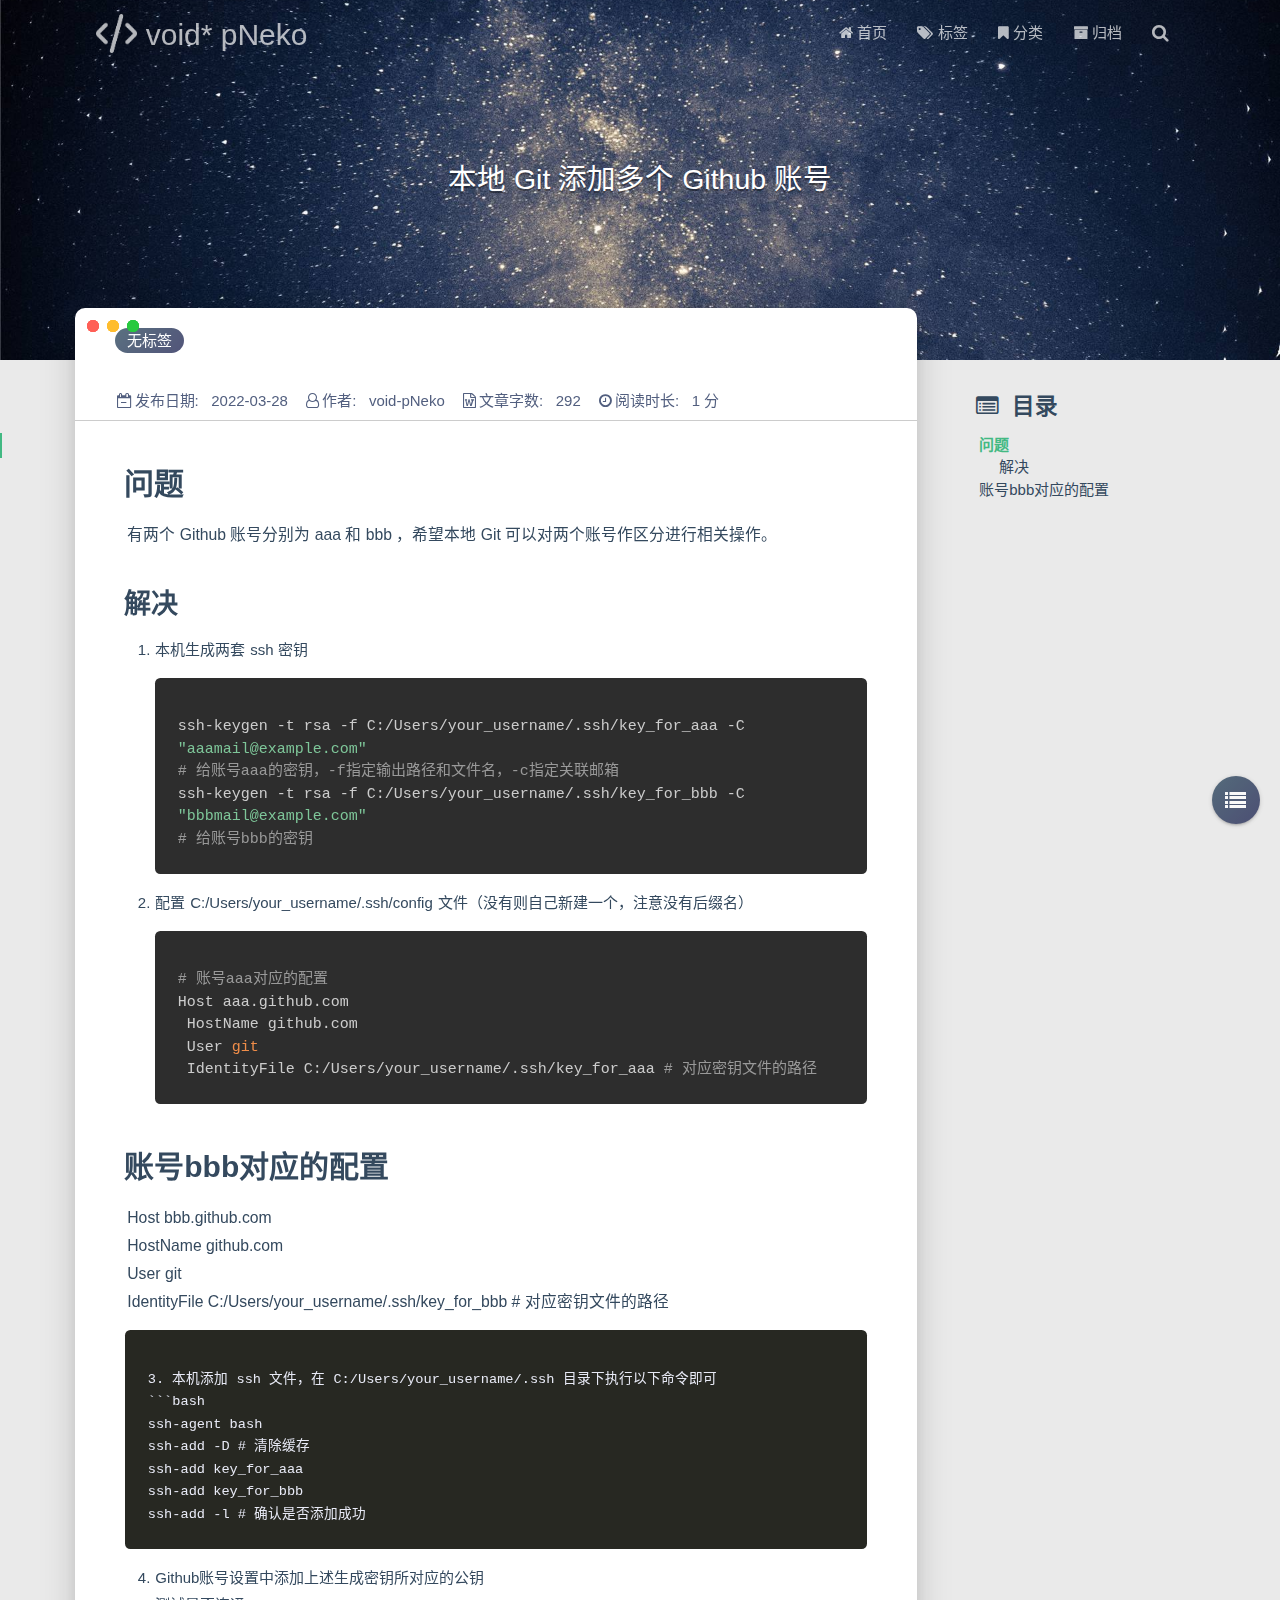
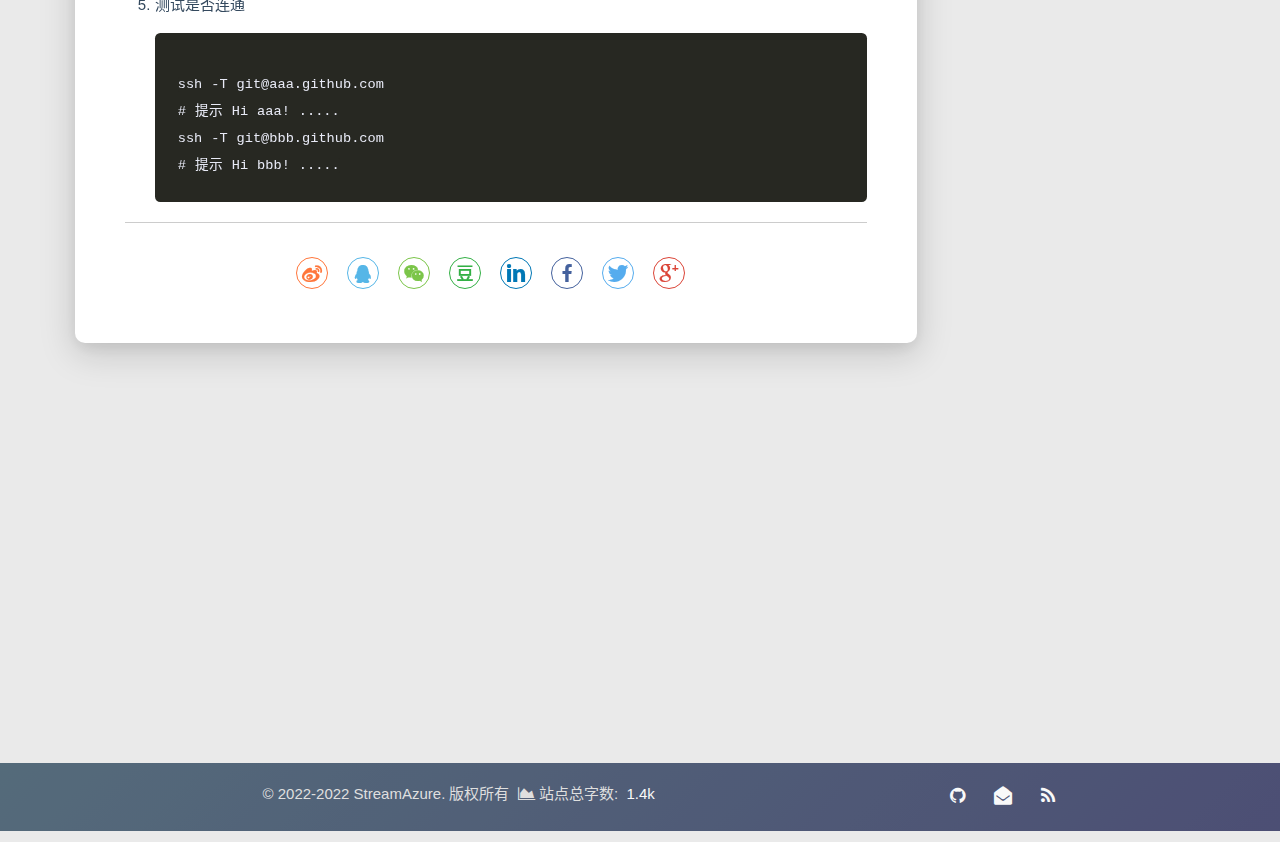
<file: 2022/03/28/ben-di-git-tian-jia-duo-ge-github-zhang-hao/index.html>
<!DOCTYPE HTML>
<html lang="zh-CN">


<head><meta name="generator" content="Hexo 3.9.0">
    <meta charset="utf-8">
    <meta name="keywords" content="本地 Git 添加多个 Github 账号, void* pNeko">
    <meta name="baidu-site-verification" content="fmlEuI34ir">
    <meta name="google-site-verification" content="yCy2azpds5XSuGZvis6OuA-XIGF5GuGpYRAaGfD6o48">
    <meta name="360-site-verification" content="b7c11a830ef90fd1464ad6206bb7b6e7">
    <meta name="description" content="问题有两个 Github 账号分别为 aaa 和 bbb ，希望本地 Git 可以对两个账号作区分进行相关操作。
解决
本机生成两套 ssh 密钥ssh-keygen -t rsa -f C:/Users/your_username/.ss">
    <meta http-equiv="X-UA-Compatible" content="IE=edge">
    <meta name="viewport" content="width=device-width, initial-scale=1.0, user-scalable=no">
    <meta name="renderer" content="webkit|ie-stand|ie-comp">
    <meta name="mobile-web-app-capable" content="yes">
    <meta name="format-detection" content="telephone=no">
    <meta name="apple-mobile-web-app-capable" content="yes">
    <meta name="apple-mobile-web-app-status-bar-style" content="black-translucent">
    <title>本地 Git 添加多个 Github 账号 | void* pNeko</title>
    <link rel="icon" type="image/png" href="/favicon.png">

    <link rel="stylesheet" type="text/css" href="/libs/awesome/css/font-awesome.min.css">
    <link rel="stylesheet" type="text/css" href="/libs/materialize/materialize.min.css">
    <link rel="stylesheet" type="text/css" href="/libs/aos/aos.css">
    <link rel="stylesheet" type="text/css" href="/libs/animate/animate.min.css">
    <link rel="stylesheet" type="text/css" href="/libs/lightGallery/css/lightgallery.min.css">
    <link rel="stylesheet" type="text/css" href="/css/matery.css">
    <link rel="stylesheet" type="text/css" href="/css/my.css">
    <style type="text/css">
        
    </style>

    <script src="/libs/jquery/jquery-2.2.0.min.js"></script>
    <script src="https://sdk.jinrishici.com/v2/browser/jinrishici.js" charset="utf-8"></script>
    <script>
        var _hmt = _hmt || [];
        (function () {
            var hm = document.createElement("script");
            hm.src = "https://hm.baidu.com/hm.js?ce84511d3df71640a9378a69f6293044";
            var s = document.getElementsByTagName("script")[0];
            s.parentNode.insertBefore(hm, s);
        })();
    </script>

    
        <script>
            (function(){
                var bp = document.createElement('script');
                var curProtocol = window.location.protocol.split(':')[0];
                if (curProtocol === 'https') {
                    bp.src = 'https://zz.bdstatic.com/linksubmit/push.js';        
                }
                else {
                    bp.src = 'http://push.zhanzhang.baidu.com/push.js';
                }
                var s = document.getElementsByTagName("script")[0];
                s.parentNode.insertBefore(bp, s);
            })();
        </script>
    

    <script>
        (function(){
        var src = "https://jspassport.ssl.qhimg.com/11.0.1.js?d182b3f28525f2db83acfaaf6e696dba";
        document.write('<script src="' + src + '" id="sozz"><\/script>');
        })();
    </script>

<link rel="stylesheet" href="/css/prism-tomorrow.css" type="text/css"></head>

<body>

    <header class="navbar-fixed">
    <nav id="headNav" class="bg-color nav-transparent">
        <div id="navContainer" class="nav-wrapper container">
            <div class="brand-logo">
                <a href="/" class="waves-effect waves-light">
                    
                    <img src="/medias/logo.png" class="logo-img" alt="LOGO">
                    
                    <span class="logo-span">void* pNeko</span>
                </a>
            </div>
            

<a href="#" data-target="mobile-nav" class="sidenav-trigger button-collapse"><i class="fa fa-navicon"></i></a>
<ul class="right">
    
    <li class="hide-on-med-and-down">
        <a href="/" class="waves-effect waves-light">
            
            <i class="fa fa-home"></i>
            
            <span>首页</span>
        </a>
    </li>
    
    <li class="hide-on-med-and-down">
        <a href="/tags" class="waves-effect waves-light">
            
            <i class="fa fa-tags"></i>
            
            <span>标签</span>
        </a>
    </li>
    
    <li class="hide-on-med-and-down">
        <a href="/categories" class="waves-effect waves-light">
            
            <i class="fa fa-bookmark"></i>
            
            <span>分类</span>
        </a>
    </li>
    
    <li class="hide-on-med-and-down">
        <a href="/archives" class="waves-effect waves-light">
            
            <i class="fa fa-archive"></i>
            
            <span>归档</span>
        </a>
    </li>
    
    <li>
        <a href="#searchModal" class="modal-trigger waves-effect waves-light">
            <i id="searchIcon" class="fa fa-search" title="搜索"></i>
        </a>
    </li>
</ul>

<div id="mobile-nav" class="side-nav sidenav">

    <div class="mobile-head bg-color">
        
        <img src="/medias/logo.png" class="logo-img circle responsive-img">
        
        <div class="logo-name">void* pNeko</div>
        <div class="logo-desc">
            
            正しさとは自分のこと強く信じることだ
            
        </div>
    </div>

    

    <ul class="menu-list mobile-menu-list">
        
        <li>
            <a href="/" class="waves-effect waves-light">
                
                <i class="fa fa-fw fa-home"></i>
                
                首页
            </a>
        </li>
        
        <li>
            <a href="/tags" class="waves-effect waves-light">
                
                <i class="fa fa-fw fa-tags"></i>
                
                标签
            </a>
        </li>
        
        <li>
            <a href="/categories" class="waves-effect waves-light">
                
                <i class="fa fa-fw fa-bookmark"></i>
                
                分类
            </a>
        </li>
        
        <li>
            <a href="/archives" class="waves-effect waves-light">
                
                <i class="fa fa-fw fa-archive"></i>
                
                归档
            </a>
        </li>
        
        
    </ul>
</div>

        </div>

        
    </nav>

</header>

    
<script src="/libs/cryptojs/crypto-js.min.js"></script>
<script>
    (function() {
        let pwd = '';
        if (pwd && pwd.length > 0) {
            if (pwd !== CryptoJS.SHA256(prompt('请输入访问本文章的密码')).toString(CryptoJS.enc.Hex)) {
                alert('密码错误，将返回主页！');
                location.href = '/';
            }
        }
    })();
</script>




<div class="bg-cover pd-header post-cover" style="background-image: url('/medias/featureimages/10.jpg')">
    <div class="container">
        <div class="row">
            <div class="col s12 m12 l12">
                <div class="brand">
                    <div class="description center-align post-title">
                        本地 Git 添加多个 Github 账号
                    </div>
                </div>
            </div>
        </div>
    </div>
</div>



<main class="post-container content">

    
    <link rel="stylesheet" href="/libs/tocbot/tocbot.css">
<style>
    #articleContent h1::before,
    #articleContent h2::before,
    #articleContent h3::before,
    #articleContent h4::before,
    #articleContent h5::before,
    #articleContent h6::before {
        display: block;
        content: " ";
        height: 100px;
        margin-top: -100px;
        visibility: hidden;
    }

    #articleContent :focus {
        outline: none;
    }

    .toc-fixed {
        position: fixed;
        top: 64px;
    }

    .toc-widget {
        padding-left: 20px;
    }

    .toc-widget .toc-title {
        margin: 35px 0 15px 0;
        padding-left: 17px;
        font-size: 1.5rem;
        font-weight: bold;
        line-height: 1.5rem;
    }

    .toc-widget ol {
        padding: 0;
        list-style: none;
    }

    #toc-content ol {
        padding-left: 10px;
    }

    #toc-content ol li {
        padding-left: 10px;
    }

    #toc-content .toc-link:hover {
        color: #42b983;
        font-weight: 700;
        text-decoration: underline;
    }

    #toc-content .toc-link::before {
        background-color: transparent;
        max-height: 25px;
    }

    #toc-content .is-active-link {
        color: #42b983;
    }

    #toc-content .is-active-link::before {
        background-color: #42b983;
    }

    #floating-toc-btn {
        position: fixed;
        right: 20px;
        bottom: 76px;
        padding-top: 15px;
        margin-bottom: 0;
        z-index: 998;
    }

    #floating-toc-btn .btn-floating {
        width: 48px;
        height: 48px;
    }

    #floating-toc-btn .btn-floating i {
        line-height: 48px;
        font-size: 1.4rem;
    }
</style>
<div class="row">
    <div id="main-content" class="col s12 m12 l9">
        <!-- 文章内容详情 -->
<div id="artDetail">
    <div class="card">
        <div class="card-content article-info">
            <div class="row tag-cate">
                <div class="col s7">
                    
                    <div class="article-tag">
                        <span class="chip bg-color">无标签</span>
                    </div>
                    
                </div>
                <div class="col s5 right-align">
                    
                </div>
            </div>

            <div class="post-info">
                <div class="post-date info-break-policy">
                    <i class="fa fa-calendar-minus-o fa-fw"></i>发布日期:&nbsp;&nbsp;
                    2022-03-28
                </div>

                <div class="post-author info-break-policy">
                    <i class="fa fa-user-o fa-fw"></i>作者:&nbsp;&nbsp;
                    
                    void-pNeko
                    
                </div>

                
                
                <div class="info-break-policy">
                    <i class="fa fa-file-word-o fa-fw"></i>文章字数:&nbsp;&nbsp;
                    292
                </div>
                

                
                <div class="info-break-policy">
                    <i class="fa fa-clock-o fa-fw"></i>阅读时长:&nbsp;&nbsp;
                    1 分
                </div>
                
                

                
            </div>
        </div>
        <hr class="clearfix">
        <div class="card-content article-card-content">
            <div id="articleContent">
                <h1 id="问题"><a href="#问题" class="headerlink" title="问题"></a>问题</h1><p>有两个 Github 账号分别为 aaa 和 bbb ，希望本地 Git 可以对两个账号作区分进行相关操作。</p>
<h2 id="解决"><a href="#解决" class="headerlink" title="解决"></a>解决</h2><ol>
<li>本机生成两套 ssh 密钥<pre class=" language-bash"><code class="language-bash">ssh-keygen -t rsa -f C:/Users/your_username/.ssh/key_for_aaa -C <span class="token string">"aaamail@example.com"</span>
<span class="token comment" spellcheck="true"># 给账号aaa的密钥，-f指定输出路径和文件名，-c指定关联邮箱</span>
ssh-keygen -t rsa -f C:/Users/your_username/.ssh/key_for_bbb -C <span class="token string">"bbbmail@example.com"</span>
<span class="token comment" spellcheck="true"># 给账号bbb的密钥</span></code></pre>
</li>
<li>配置 C:/Users/your_username/.ssh/config 文件（没有则自己新建一个，注意没有后缀名）<pre class=" language-bash"><code class="language-bash"><span class="token comment" spellcheck="true"># 账号aaa对应的配置</span>
Host aaa.github.com
 HostName github.com
 User <span class="token function">git</span>
 IdentityFile C:/Users/your_username/.ssh/key_for_aaa <span class="token comment" spellcheck="true"># 对应密钥文件的路径</span>
</code></pre>
</li>
</ol>
<h1 id="账号bbb对应的配置"><a href="#账号bbb对应的配置" class="headerlink" title="账号bbb对应的配置"></a>账号bbb对应的配置</h1><p>Host bbb.github.com<br>    HostName github.com<br>    User git<br>    IdentityFile C:/Users/your_username/.ssh/key_for_bbb # 对应密钥文件的路径</p>
<pre><code>3. 本机添加 ssh 文件，在 C:/Users/your_username/.ssh 目录下执行以下命令即可
```bash
ssh-agent bash
ssh-add -D # 清除缓存
ssh-add key_for_aaa
ssh-add key_for_bbb
ssh-add -l # 确认是否添加成功</code></pre><ol start="4">
<li>Github账号设置中添加上述生成密钥所对应的公钥</li>
<li>测试是否连通<pre><code>ssh -T git@aaa.github.com
# 提示 Hi aaa! .....
ssh -T git@bbb.github.com
# 提示 Hi bbb! .....</code></pre></li>
</ol>

            </div>
            <hr />

            

            <link rel="stylesheet" type="text/css" href="/libs/share/css/share.min.css">

<div id="article-share">
    
    <div class="social-share" data-disabled="qzone" data-wechat-qrcode-helper="<p>微信里点“发现”->“扫一扫”二维码便可查看分享。</p>"></div>
    
</div>

<script src="/libs/share/js/social-share.min.js"></script>

            


        </div>
    </div>

    

    

    

    

    

    

<article id="prenext-posts" class="prev-next articles">
    <div class="row article-row">
        
        <div class="article col s12 m6" data-aos="fade-up" data-aos="fade-up">
            <div class="article-badge left-badge text-color">
                <i class="fa fa-dot-circle-o"></i>&nbsp;本篇
            </div>
            <div class="card">
                <a href="/2022/03/28/ben-di-git-tian-jia-duo-ge-github-zhang-hao/">
                    <div class="card-image">
                        
                        
                        <img src="/medias/featureimages/10.jpg" class="responsive-img" alt="本地 Git 添加多个 Github 账号">
                        
                        <span class="card-title">本地 Git 添加多个 Github 账号</span>
                    </div>
                </a>
                <div class="card-content article-content">
                    <div class="summary block-with-text">
                        
                            问题有两个 Github 账号分别为 aaa 和 bbb ，希望本地 Git 可以对两个账号作区分进行相关操作。
解决
本机生成两套 ssh 密钥ssh-keygen -t rsa -f C:/Users/your_username/.ss
                        
                    </div>
                    <div class="publish-info">
                            <span class="publish-date">
                                <i class="fa fa-clock-o fa-fw icon-date"></i>2022-03-28
                            </span>
                        <span class="publish-author">
                            
                        </span>
                    </div>
                </div>

                
            </div>
        </div>
        
        
        <div class="article col s12 m6" data-aos="fade-up">
            <div class="article-badge right-badge text-color">
                下一篇&nbsp;<i class="fa fa-chevron-right"></i>
            </div>
            <div class="card">
                <a href="/2022/03/11/cmu-15-213-lab-0-zong-jie/">
                    <div class="card-image">
                        
                        
                        <img src="/medias/featureimages/1.jpg" class="responsive-img" alt="CMU 15-213 Lab 0 总结">
                        
                        <span class="card-title">CMU 15-213 Lab 0 总结</span>
                    </div>
                </a>
                <div class="card-content article-content">
                    <div class="summary block-with-text">
                        
                            几个点没搞清楚所以做了一个下午

像下面这样的结构体：
typedef struct list_ele {
 char *value;
 struct list_ele *next;
} list_ele_t;
用list_ele_t* q
                        
                    </div>
                    <div class="publish-info">
                            <span class="publish-date">
                                <i class="fa fa-clock-o fa-fw icon-date"></i>2022-03-11
                            </span>
                        <span class="publish-author">
                            
                        </span>
                    </div>
                </div>
                
            </div>
        </div>
        
    </div>
</article>
</div>


    </div>
    <div id="toc-aside" class="expanded col l3 hide-on-med-and-down">
        <div class="toc-widget">
            <div class="toc-title"><i class="fa fa-list-alt"></i>&nbsp;&nbsp;目录</div>
            <div id="toc-content"></div>
        </div>
    </div>
</div>

<!-- TOC 悬浮按钮. -->

<div id="floating-toc-btn" class="hide-on-med-and-down">
    <a class="btn-floating btn-large bg-color">
        <i class="fa fa-list"></i>
    </a>
</div>


<script src="/libs/tocbot/tocbot.min.js"></script>
<script>
    $(function () {
        tocbot.init({
            tocSelector: '#toc-content',
            contentSelector: '#articleContent',
            headingsOffset: -($(window).height() * 0.4 - 45),
            // headingsOffset: -205,
            headingSelector: 'h1, h2, h3, h4'
        });

        // modify the toc link href to support Chinese.
        let i = 0;
        let tocHeading = 'toc-heading-';
        $('#toc-content a').each(function () {
            $(this).attr('href', '#' + tocHeading + (++i));
        });

        // modify the heading title id to support Chinese.
        i = 0;
        $('#articleContent').children('h1, h2, h3, h4').each(function () {
            $(this).attr('id', tocHeading + (++i));
        });

        // Set scroll toc fixed.
        let tocHeight = parseInt($(window).height() * 0.4 - 64);
        let $tocWidget = $('.toc-widget');
        $(window).scroll(function () {
            let scroll = $(window).scrollTop();
            /* add post toc fixed. */
            if (scroll > tocHeight) {
                $tocWidget.addClass('toc-fixed');
            } else {
                $tocWidget.removeClass('toc-fixed');
            }
        });

        
        /* 修复文章卡片 div 的宽度. */
        let fixPostCardWidth = function (srcId, targetId) {
            let srcDiv = $('#' + srcId);
            if (srcDiv.length === 0) {
                return;
            }

            let w = srcDiv.width();
            if (w >= 450) {
                w = w + 21;
            } else if (w >= 350 && w < 450) {
                w = w + 18;
            } else if (w >= 300 && w < 350) {
                w = w + 16;
            } else {
                w = w + 14;
            }
            $('#' + targetId).width(w);
        };

        // 切换TOC目录展开收缩的相关操作.
        const expandedClass = 'expanded';
        let $tocAside = $('#toc-aside');
        let $mainContent = $('#main-content');
        $('#floating-toc-btn .btn-floating').click(function () {
            if ($tocAside.hasClass(expandedClass)) {
                $tocAside.removeClass(expandedClass).slideUp(500);
                $mainContent.removeClass('l9');
            } else {
                $tocAside.addClass(expandedClass).slideDown(500);
                $mainContent.addClass('l9');
            }
            fixPostCardWidth('artDetail', 'prenext-posts');
        });
        
    });
</script>
    

</main>


    <footer class="page-footer bg-color">
    <div class="container row center-align">
        <div class="col s12 m8 l8 copy-right">
            &copy; 2022-2022 StreamAzure. 版权所有

            
                &nbsp;<i class="fa fa-area-chart"></i>&nbsp;站点总字数:&nbsp;
                <span class="white-color">1.4k</span>
                

                    <br>
                    <span id="sitetime"></span>

                    
                        
        </div>
        <div class="col s12 m4 l4 social-link ">
            
    <a href="https://github.com/void-pNeko" class="tooltipped" target="_blank" data-tooltip="访问我的GitHub" data-position="top" data-delay="50">
        <i class="fa fa-github"></i>
    </a>



    <a href="mailto:861495688@qq.com" class="tooltipped" target="_blank" data-tooltip="邮件联系我" data-position="top" data-delay="50">
        <i class="fa fa-envelope-open"></i>
    </a>









    <a href="/atom.xml" class="tooltipped" target="_blank" data-tooltip="RSS 订阅" data-position="top" data-delay="50">
        <i class="fa fa-rss"></i>
    </a>

        </div>
    </div>
</footer>

<div class="progress-bar"></div>

<!-- 不蒜子计数初始值纠正 -->
<script>
    $(document).ready(function() {

        var int = setInterval(fixCount, 50);
        var pvcountOffset = 80000;
        var uvcountOffset = 20000;

        function fixCount() {
            if (document.getElementById("busuanzi_container_site_pv").style.display != "none") {
                $("#busuanzi_value_site_pv").html(parseInt($("#busuanzi_value_site_pv").html()) + pvcountOffset);
                clearInterval(int);
            }
            if ($("#busuanzi_container_site_pv").css("display") != "none") {
                $("#busuanzi_value_site_uv").html(parseInt($("#busuanzi_value_site_uv").html()) + uvcountOffset); // 加上初始数据 
                clearInterval(int);
            }
        }
    });
</script>

<script language=javascript>
    function siteTime() {
        window.setTimeout("siteTime()", 1000);
        var seconds = 1000;
        var minutes = seconds * 60;
        var hours = minutes * 60;
        var days = hours * 24;
        var years = days * 365;
        var today = new Date();
        var todayYear = today.getFullYear();
        var todayMonth = today.getMonth() + 1;
        var todayDate = today.getDate();
        var todayHour = today.getHours();
        var todayMinute = today.getMinutes();
        var todaySecond = today.getSeconds();
        /* Date.UTC() -- 返回date对象距世界标准时间(UTC)1970年1月1日午夜之间的毫秒数(时间戳)
        year - 作为date对象的年份，为4位年份值
        month - 0-11之间的整数，做为date对象的月份
        day - 1-31之间的整数，做为date对象的天数
        hours - 0(午夜24点)-23之间的整数，做为date对象的小时数
        minutes - 0-59之间的整数，做为date对象的分钟数
        seconds - 0-59之间的整数，做为date对象的秒数
        microseconds - 0-999之间的整数，做为date对象的毫秒数 */
        var t1 = Date.UTC(2017, 09, 11, 00, 00, 00); //北京时间2018-2-13 00:00:00
        var t2 = Date.UTC(todayYear, todayMonth, todayDate, todayHour, todayMinute, todaySecond);
        var diff = t2 - t1;
        var diffYears = Math.floor(diff / years);
        var diffDays = Math.floor((diff / days) - diffYears * 365);
        var diffHours = Math.floor((diff - (diffYears * 365 + diffDays) * days) / hours);
        var diffMinutes = Math.floor((diff - (diffYears * 365 + diffDays) * days - diffHours * hours) / minutes);
        var diffSeconds = Math.floor((diff - (diffYears * 365 + diffDays) * days - diffHours * hours - diffMinutes * minutes) / seconds);
        document.getElementById("sitetime").innerHTML = "本站已运行 " + diffYears + " 年 " + diffDays + " 天 " + diffHours + " 小时 " + diffMinutes + " 分钟 " + diffSeconds + " 秒";
    } /*因为建站时间还没有一年，就将之注释掉了。需要的可以取消*/
    // siteTime();
</script>

    <!-- 搜索遮罩框 -->
<div id="searchModal" class="modal">
    <div class="modal-content">
        <div class="search-header">
            <span class="title"><i class="fa fa-search"></i>&nbsp;&nbsp;搜索</span>
            <input type="search" id="searchInput" name="s" placeholder="请输入搜索的关键字"
                   class="search-input">
        </div>
        <div id="searchResult"></div>
    </div>
</div>

<script src="/js/search.js"></script>
<script type="text/javascript">
$(function () {
    searchFunc("/" + "search.xml", 'searchInput', 'searchResult');
});
</script>
    <!-- 回到顶部按钮 -->
<div id="backTop" class="top-scroll">
    <a class="btn-floating btn-large waves-effect waves-light" href="#!">
        <i class="fa fa-angle-up"></i>
    </a>
</div>


    <script src="/libs/materialize/materialize.min.js"></script>
    <script src="/libs/masonry/masonry.pkgd.min.js"></script>
    <script src="/libs/aos/aos.js"></script>
    <script src="/libs/scrollprogress/scrollProgress.min.js"></script>
    <script src="/libs/lightGallery/js/lightgallery-all.min.js"></script>
    <script src="/js/matery.js"></script>

    <script type="text/javascript"> var OriginTitile = document.title, st; document.addEventListener("visibilitychange", function () { document.hidden ? (document.title = "Σ(っ °Д °;)っ喔哟，崩溃啦！", clearTimeout(st)) : (document.title = "φ(゜▽゜*)♪咦，又好了！", st = setTimeout(function () { document.title = OriginTitile }, 3e3)) })
    </script>

    <!-- Global site tag (gtag.js) - Google Analytics -->



    

    

    <!-- 雪花特效 -->
    

</body>

</html>
</file>
<file: css/matery.css>
/*全局基础样式*/


/*小屏幕下(手机类)的样式*/

@media only screen and (max-width: 601px) {
    .container {
        width: 95%;
    }
}


/*中等屏幕下(平板类)的样式*/

@media only screen and (min-width: 600px) and (max-width: 992px) {
    .container {
        width: 90%;
    }
}


/*大屏幕下(桌面类)的样式*/

@media only screen and (min-width: 993px) {
    .container {
        width: 85%;
        max-width: 1125px;
    }
    .post-container {
        width: 90%;
        margin: 0 auto;
        max-width: 1250px;
    }
}

body {
    background-color: #eaeaea;
    margin: 0;
    color: #34495e;
}

h1 {
    margin: 48px 0 22px -5px;
    font-size: 2.0rem;
    font-weight: bold;
    line-height: 2.0rem;
}

h2 {
    margin: 42px 0 18px -5px;
    font-size: 1.8rem;
    font-weight: bold;
    line-height: 1.8rem;
}

h3 {
    margin: 38px 0 15px -4px;
    font-size: 1.6rem;
    font-weight: bold;
    line-height: 1.7rem;
}

h4 {
    margin: 32px 0 12px -4px;
    font-size: 1.45rem;
    font-weight: bold;
    line-height: 1.45rem;
}

h5 {
    margin: 28px 0 8px -4px;
    font-size: 1.2rem;
    font-weight: bold;
    line-height: 1.2rem;
}

h6 {
    margin: 22px 0 4px -4px;
    font-size: 1.1rem;
    line-height: 1.1rem;
}

p {
    font-size: 1rem;
    line-height: 1.5rem;
}

hr {
    margin: 20px 0;
    border: 0;
    border-top: 1px solid #ccc;
}

blockquote {
    border-left: 5px solid #42b983;
    padding: 1rem 0.8rem 0.2rem 0.8rem;
    color: #666;
    background-color: rgba(66, 185, 131, .1);
}


/* pre {
    padding: 1.5rem 1.5rem 1.5rem 3.3rem !important;
    margin: 1rem 0 !important;
    background: #272822;
    overflow: auto;
    border-radius: 0.35rem;
    tab-size: 4;
}

code {
    padding: 1px 5px;
    font-family: Inconsolata, Monaco, Consolas, 'Courier New', Courier, monospace;
    color: #e96900;
    background-color: #f8f8f8;
    border-radius: 2px;
}

pre code {
    padding: 0;
    color: #e8eaf6;
    background-color: #272822;
}

pre[class*="language-"] {
    padding: 1.2em;
    margin: .5em 0;
}

code[class*="language-"],
pre[class*="language-"] {
    color: #e8eaf6;
    white-space: pre-wrap !important;
} */

.line-numbers-rows {
    border-right-width: 0px !important;
}

.line-numbers {
    padding: 1.5rem 1.5rem 1.5rem 3.2rem !important;
    margin: 1rem 0 !important;
    background: #272822;
    overflow: auto;
    border-radius: 0.35rem;
    tab-size: 4;
}

pre {
    padding: 1.5rem !important;
    margin: 1rem 0 !important;
    background: #272822;
    overflow: auto;
    border-radius: 0.35rem;
    tab-size: 4;
}

pre::before {
    content: "";
    height: 16px;
    margin-bottom: 0;
    display: block;
}

pre::after {
    content: " ";
    position: absolute;
    border-radius: 50%;
    background: #ff5f56;
    width: 12px;
    height: 12px;
    top: 0;
    left: 12px;
    margin-top: 12px;
    -webkit-box-shadow: 20px 0 #ffbd2e, 40px 0 #27c93f;
    box-shadow: 20px 0 #ffbd2e, 40px 0 #27c93f;
}

code {
    padding: 1px 5px;
    font-family: Inconsolata, Monaco, Consolas, 'Courier New', Courier, monospace;
    font-size: 0.91rem;
    color: #e96900;
    background-color: #f8f8f8;
    border-radius: 2px;
}

.code_copy {
    position: absolute;
    top: 0.7rem;
    right: 35px;
    z-index: 1;
    filter: invert(50%);
    cursor: pointer;
}

.code_lang {
    position: absolute;
    top: 1.2rem;
    right: 60px;
    line-height: 0;
    font-weight: bold;
    font-family: normal;
    z-index: 1;
    filter: invert(50%);
    cursor: pointer;
}

.code-expand {
    position: absolute;
    top: 4px;
    right: 0px;
    filter: invert(50%);
    padding: 7px 10px;
    z-index: 1;
    cursor: pointer;
    transition: all .3s;
    transform: rotate(0deg);
}

.code-closed .code-expand {
    transform: rotate(-180deg) !important;
    transition: all .3s;
}

.code-closed pre::before {
    height: 0px;
}

pre code {
    padding: 0;
    color: #e8eaf6;
    background-color: #272822;
}

pre[class*="language-"] {
    padding: 1.2em;
    margin: .5em 0;
}

code[class*="language-"],
pre[class*="language-"] {
    color: #e8eaf6;
    white-space: pre-wrap !important;
}

b,
strong {
    font-weight: bold;
}

dfn {
    font-style: italic;
}

small {
    font-size: 85%;
}

cite {
    font-style: normal;
}

mark {
    background-color: #fcf8e3;
    padding: .2em;
}

.card {
    border-radius: 10px;
    box-shadow: 0 15px 35px rgba(50, 50, 93, .1), 0 5px 15px rgba(0, 0, 0, .07) !important;
}

.card .card-image img {
    border-radius: 5px 5px 0 0;
}

.container .row {
    margin-bottom: 0;
}

.bg-color {
    background-color: #5cace0;
    background-image: linear-gradient(135deg, #15354b 0%, #090d42 100%);
    opacity: 0.7;
}

.text-color {
    color: #0f9d58 !important;
}

.white-color {
    color: #fff;
}

.progress-bar {
    height: 4px;
    position: fixed;
    bottom: 0;
    z-index: 300;
    background-image: linear-gradient(135deg, #15354b 0%, #090d42 100%);
    opacity: 0.7;
}

.sidenav-overlay {
    z-index: 500;
}

.pd-header {
    margin-top: -64px;
}

header .side-nav {
    width: 240px;
    z-index: 999;
    box-shadow: 0 2px 5px 0 rgba(0, 0, 0, 0.16), 0 7px 10px 0 rgba(0, 0, 0, 0.12);
}

nav {
    box-shadow: 0 2px 5px 0 rgba(0, 0, 0, 0.16), 0 7px 10px 0 rgba(0, 0, 0, 0.12);
}

header .nav-transparent {
    background-color: transparent !important;
    background-image: none;
    box-shadow: none;
}

header nav .brand-span {
    font-size: 1.45rem;
}

header .brand-logo .logo-img {
    height: 45px;
    vertical-align: middle;
    padding-bottom: 6px;
}

header .brand-logo .logo-span {
    font-size: 2rem;
}

header .button-collapse i {
    font-size: 1.5rem;
}

header .side-nav .mobile-head {
    padding: 0 15px;
}

header .side-nav .mobile-head img {
    margin-top: 30px;
    width: 75px;
    height: 75px;
}

header .side-nav .mobile-head .logo-name {
    margin-top: -30px;
    padding-left: 10px;
    font-size: 1.5rem;
}

header .side-nav .mobile-head .logo-desc {
    margin-top: -10px;
    padding-left: 10px;
    padding-bottom: 10px;
    font-size: 0.8rem;
    line-height: 1.3rem;
    color: #e3e3e3;
}

header .side-nav .menu-list li {
    padding: 0;
    margin-left: -15px;
}

header .side-nav .menu-list a {
    height: 50px;
    line-height: 50px;
    color: #34495e !important;
}

.mobile-menu-list a i {
    margin-left: 8px !important;
    font-size: 1.16rem;
    color: #34495e !important;
}

header .side-nav .fa-fw {
    width: 3.3rem;
    text-align: left;
}

header .side-nav .social-link {
    position: absolute;
    bottom: 45px;
    padding-left: 15px;
}

.social-link a {
    font-size: 1.2rem;
    display: inline;
    padding: 0 12px;
}

.cover-btns {
    position: relative;
    top: 10vh;
    text-align: center;
}

.cover-btns a {
    margin: 10px 15px;
    padding: 0 35px;
    height: 45px;
    line-height: 45px;
    font-size: 1rem;
    color: #fff;
    border: 1px solid #fff;
    background-color: transparent;
    border-radius: 30px;
    box-shadow: none;
}

.cover-btns a:hover {
    border: 1px solid #f44336;
    background-color: #f44336;
    box-shadow: 0 14px 26px -12px rgba(233, 30, 99, 0.42), 0 4px 23px 0 rgba(0, 0, 0, 0.12), 0 8px 10px -5px rgba(233, 30, 99, 0.2);
}

.cover-btns a i {
    font-size: 1.1rem;
    padding-right: 5px;
}

.cover-social-link {
    position: relative;
    top: 18vh;
    text-align: center;
}

.cover-social-link a {
    padding: 0 15px;
    font-size: 1.35rem;
    color: #fff;
}

header .go-back {
    float: left;
    position: relative;
    padding-left: 5px;
    padding-right: 5px;
    z-index: 1;
    height: 56px;
}

header .go-back i {
    font-size: 1.6rem;
    font-weight: 200;
    line-height: 56px;
}


/* 背景图效果. */

.bg-cover {
    position: relative;
    display: flex;
    align-items: center;
    height: 60vh;
    padding: 0;
    border: 0;
    overflow: hidden;
    background-position: center center;
    background-size: cover;
    transform: translate3d(0px, 0px, 0px);
}

.index-cover {
    height: 100vh;
}

.post-cover {
    height: 40vh !important;
}

.bg-cover:after {
    -webkit-animation: rainbow 0s infinite;
    animation: rainbow 0s infinite;
}

.bg-cover:before,
.bg-cover:after {
    position: absolute;
    z-index: 1;
    width: 100%;
    height: 100%;
    display: block;
    left: 0;
    top: 0;
    content: "";
}

.bg-cover .container {
    position: relative;
    color: #fff;
    z-index: 2;
}

.bg-cover .title {
    font-size: 4rem;
    font-weight: 700;
    line-height: 1.85em;
    margin-bottom: 20px;
    position: relative;
    text-shadow: 0px 2px 0px rgba(0, 0, 0, 0.363);
}

.bg-cover .description {
    font-size: 2.25rem;
    font-weight: 500;
    line-height: 1.4em;
    color: rgb(255, 255, 255);
    text-shadow: 0px 2px 0px rgba(0, 0, 0, 0.363);
}

.bg-cover .post-title {
    font-size: 1.9rem;
}

@-webkit-keyframes rainbow {
    0%,
    100% {
        background: rgba(156, 39, 176, 0.75);
        background: linear-gradient(45deg, rgba(156, 39, 176, 0.75) 0%, rgba(156, 39, 176, 0.65) 100%);
        background: -moz-linear-gradient(135deg, rgba(156, 39, 176, 0.75) 0%, rgba(156, 39, 176, 0.65) 100%);
        background: -webkit-linear-gradient(135deg, rgba(156, 39, 176, 0.75) 0%, rgba(156, 39, 176, 0.65) 100%);
    }
    16% {
        background: rgba(132, 13, 121, 0.75);
        background: linear-gradient(45deg, rgba(132, 13, 121, 0.75) 0%, rgba(132, 13, 121, 0.65) 100%);
        background: -moz-linear-gradient(135deg, rgba(132, 13, 121, 0.75) 0%, rgba(132, 13, 121, 0.65) 100%);
        background: -webkit-linear-gradient(135deg, rgba(132, 13, 121, 0.75) 0%, rgba(132, 13, 121, 0.65) 100%);
    }
    32% {
        background: rgba(239, 83, 80, 0.75);
        background: linear-gradient(45deg, rgba(239, 83, 80, 0.75) 0%, rgba(239, 83, 80, 0.65) 100%);
        background: -moz-linear-gradient(135deg, rgba(239, 83, 80, 0.75) 0%, rgba(239, 83, 80, 0.65) 100%);
        background: -webkit-linear-gradient(135deg, rgba(239, 83, 80, 0.75) 0%, rgba(239, 83, 80, 0.65) 100%);
    }
    48% {
        background: rgba(255, 87, 34, 0.75);
        background: linear-gradient(45deg, rgba(255, 87, 34, 0.75) 0%, rgba(255, 87, 34, 0.65) 100%);
        background: -moz-linear-gradient(135deg, rgba(255, 87, 34, 0.75) 0%, rgba(255, 87, 34, 0.65) 100%);
        background: -webkit-linear-gradient(135deg, rgba(255, 87, 34, 0.75) 0%, rgba(255, 87, 34, 0.65) 100%);
    }
    64% {
        background: rgba(255, 160, 0, 0.75);
        background: linear-gradient(45deg, rgba(255, 160, 0, 0.75) 0%, rgba(255, 160, 0, 0.65) 100%);
        background: -moz-linear-gradient(135deg, rgba(255, 160, 0, 0.75) 0%, rgba(255, 112, 66, 0.65) 100%);
        background: -webkit-linear-gradient(135deg, rgba(255, 160, 0, 0.75) 0%, rgba(255, 160, 0, 0.65) 100%);
    }
    80% {
        background: rgba(233, 30, 99, 0.75);
        background: linear-gradient(45deg, rgba(233, 30, 99, 0.75) 0%, rgba(233, 30, 99, 0.65) 100%);
        background: -moz-linear-gradient(135deg, rgba(233, 30, 99, 0.75) 0%, rgba(233, 30, 99, 0.65) 100%);
        background: -webkit-linear-gradient(135deg, rgba(2233, 30, 99, 0.75) 0%, rgba(233, 30, 99, 0.65) 100%);
    }
}

@keyframes rainbow {
    0%,
    100% {
        background: rgba(156, 39, 176, 0.75);
        background: linear-gradient(45deg, rgba(156, 39, 176, 0.75) 0%, rgba(156, 39, 176, 0.65) 100%);
        background: -moz-linear-gradient(135deg, rgba(156, 39, 176, 0.75) 0%, rgba(156, 39, 176, 0.65) 100%);
        background: -webkit-linear-gradient(135deg, rgba(156, 39, 176, 0.75) 0%, rgba(156, 39, 176, 0.65) 100%);
    }
    16% {
        background: rgba(132, 13, 121, 0.75);
        background: linear-gradient(45deg, rgba(132, 13, 121, 0.75) 0%, rgba(132, 13, 121, 0.65) 100%);
        background: -moz-linear-gradient(135deg, rgba(132, 13, 121, 0.75) 0%, rgba(132, 13, 121, 0.65) 100%);
        background: -webkit-linear-gradient(135deg, rgba(132, 13, 121, 0.75) 0%, rgba(132, 13, 121, 0.65) 100%);
    }
    32% {
        background: rgba(239, 83, 80, 0.75);
        background: linear-gradient(45deg, rgba(239, 83, 80, 0.75) 0%, rgba(239, 83, 80, 0.65) 100%);
        background: -moz-linear-gradient(135deg, rgba(239, 83, 80, 0.75) 0%, rgba(239, 83, 80, 0.65) 100%);
        background: -webkit-linear-gradient(135deg, rgba(239, 83, 80, 0.75) 0%, rgba(239, 83, 80, 0.65) 100%);
    }
    48% {
        background: rgba(255, 87, 34, 0.75);
        background: linear-gradient(45deg, rgba(255, 87, 34, 0.75) 0%, rgba(255, 87, 34, 0.65) 100%);
        background: -moz-linear-gradient(135deg, rgba(255, 87, 34, 0.75) 0%, rgba(255, 87, 34, 0.65) 100%);
        background: -webkit-linear-gradient(135deg, rgba(255, 87, 34, 0.75) 0%, rgba(255, 87, 34, 0.65) 100%);
    }
    64% {
        background: rgba(255, 160, 0, 0.75);
        background: linear-gradient(45deg, rgba(255, 160, 0, 0.75) 0%, rgba(255, 160, 0, 0.65) 100%);
        background: -moz-linear-gradient(135deg, rgba(255, 160, 0, 0.75) 0%, rgba(255, 112, 66, 0.65) 100%);
        background: -webkit-linear-gradient(135deg, rgba(255, 160, 0, 0.75) 0%, rgba(255, 160, 0, 0.65) 100%);
    }
    80% {
        background: rgba(233, 30, 99, 0.75);
        background: linear-gradient(45deg, rgba(233, 30, 99, 0.75) 0%, rgba(233, 30, 99, 0.65) 100%);
        background: -moz-linear-gradient(135deg, rgba(233, 30, 99, 0.75) 0%, rgba(233, 30, 99, 0.65) 100%);
        background: -webkit-linear-gradient(135deg, rgba(2233, 30, 99, 0.75) 0%, rgba(233, 30, 99, 0.65) 100%);
    }
}

.carousel .indicators {
    padding-bottom: 10px !important;
}

.index-card {
    margin-top: -50px;
    padding-top: 20px;
}

.carousel-post .title {
    font-size: 2.6rem;
}

.carousel-post .cover-btns a {
    margin-top: -30px;
}

.dream {
    margin-top: 20px;
    margin-bottom: 40px;
}

.dream .title,
.music-player .title,
.video-player .title {
    margin-bottom: 20px;
    font-size: 2rem;
    font-weight: 700;
}

.dream .text {
    opacity: .6;
    font-size: 1.1rem;
}

.music-player,
.video-player {
    margin-top: 10px;
    margin-bottom: 50px;
}

.music,
.dplayer-video {
    box-shadow: 0 5px 20px 0 rgba(0, 0, 0, .2), 0 10px 20px -12px rgba(0, 0, 0, .5) !important;
}

#recommend-sections {
    margin-top: -30px;
    padding-top: 30px;
}

.index-card .card .card-content {
    padding: 20px 40px;
}

@media only screen and (min-width: 1418px) {
    .recommend {
        margin-top: 20px;
        padding: 0 0.75rem;
    }
}

@media only screen and (max-width: 601px) {
    .index-card .card .card-content {
        padding: 10px 10px;
    }
}


/*中等屏幕下(平板类)的样式*/

@media only screen and (min-width: 600px) and (max-width: 992px) {
    .index-card .card .card-content {
        padding: 20px 20px;
    }
}

.recommend .row .col {
    padding: 0 1.25rem;
}

.recommend .title {
    margin-top: 25px;
    margin-bottom: 25px;
    text-align: center;
    font-size: 1.8rem;
    font-weight: 700;
    line-height: 1.8rem;
}

.recommend .post-card:before {
    position: absolute;
    z-index: 0;
    width: 100%;
    height: 100%;
    display: block;
    left: 0;
    top: 0;
    content: "";
    background-color: rgba(0, 0, 0, .3);
    border-radius: 10px;
}

.recommend .post-card {
    position: relative;
    width: 100%;
    height: 300px;
    max-height: 300px;
    margin-bottom: 15px;
    margin-top: 15px;
    text-align: center;
    border: 0;
    border-radius: 10px;
    color: rgba(0, 0, 0, .87);
    background: #fff 50%;
    background-size: cover;
    box-shadow: 0 15px 35px rgba(50, 50, 93, .1), 0 5px 15px rgba(0, 0, 0, .07);
}

.recommend .post-card .post-body {
    position: relative;
    margin: 0 auto;
    padding: 1.8rem 1.25rem;
    z-index: 2;
}

.recommend .post-card .post-categories {
    margin: 10px auto;
}

.recommend .post-card .post-categories .category {
    padding: 0 8px;
    color: hsla(0, 0%, 100%, .7) !important;
    font-size: .75rem;
    font-weight: 500;
}

.recommend .post-card a {
    color: #fff;
}

.recommend .post-card .post-title {
    height: 48px;
    margin-top: 10px;
    margin-bottom: 5px;
}

.recommend .post-card .post-description {
    margin: 20px auto;
    max-width: 500px;
    height: 65px;
    max-height: 65px;
    font-size: 14px;
    color: hsla(0, 0%, 100%, .78) !important;
}

.recommend .post-card .read-more {
    height: 40px;
    margin: .6rem 1px;
    font-size: 0.9rem;
    font-weight: 400;
    line-height: 40px;
    color: #fff;
    border-radius: 30px;
    box-shadow: 0 2px 2px 0 rgba(244, 67, 54, .14), 0 3px 1px -2px rgba(244, 67, 54, .2), 0 1px 5px 0 rgba(244, 67, 54, .12);
}

.recommend .post-card .read-more .icon {
    font-size: 1.05rem;
    padding-right: 10px;
}

.archive-calendar {
    margin-top: -60px;
    max-width: 820px;
}

#post-calendar {
    width: 100%;
    height: 225px;
}

.settings-content {
    margin-top: -10px;
}


/*文章列表卡片各样式*/

#articles {
    margin-top: 10px;
    margin-bottom: 10px;
}

article a {
    margin-right: 0 !important;
    color: #525f7f;
    text-transform: none !important;
}

article a:hover {
    font-weight: bold;
    color: #42b983;
    text-decoration: underline;
}

.articles .row {
    margin-left: 0;
    margin-right: 0;
}

article .card {
    border-radius: 8px;
    overflow: hidden;
}

article .card-image {
    background-color: #222;
}

article .card-image img {
    height: 220px;
    border-radius: 0.3rem;
    opacity: .7;
}

article .tag-image img {
    height: 220px;
}

article .card .card-content {
    padding: 15px 15px 12px 18px;
}

article .article-content .summary {
    padding-bottom: 2px;
    padding-left: 0;
    margin-bottom: 6px;
    word-break: break-all;
}

article .article-content .publish-author {
    float: right;
}

.publish-date .icon-date {
    padding-right: 5px;
}

.publish-author .icon-category {
    padding-left: 10px;
}

.article-content .publish-author .post-category {
    padding-left: 5px;
}

article .card .card-action {
    padding: 10px 15px 10px 18px;
    border-radius: 0 0 8px 8px !important;
}

article .article-tags .chip {
    margin: 2px;
    font-size: 0.8rem;
    font-weight: 400;
    height: 22px;
    line-height: 22px;
    color: #fff;
    border-radius: 10px;
}

.prev-next {
    margin-left: -0.75rem;
}

.prev-next .article-badge {
    min-width: 3rem;
    margin-top: 7px;
    padding: 3px 10px 3px 8px;
    text-align: center;
    font-size: 1rem;
    line-height: inherit;
    position: absolute;
    box-sizing: border-box;
    z-index: 200;
    background-color: #fff;
    font-weight: 500;
}

.prev-next .left-badge {
    border-radius: 0 5px 5px 0;
}

.prev-next .right-badge {
    border-radius: 5px 0 0 5px;
    right: 10px;
}

.paging {
    margin-bottom: 15px;
}

.paging .row {
    margin-left: 0;
    margin-right: 0;
}

.paging .page-info {
    font-size: 1.4rem;
    color: #888;
    padding-top: 1rem;
}

.paging i {
    font-size: 2.5rem;
}

.paging .disabled {
    background-color: #ccc !important;
}

.paging .disabled i {
    color: #999 !important;
}


/*文章详情样式*/

#artDetail {
    margin-top: -60px;
}


/* 修改小屏幕下文章详情table样式. */

@media only screen and (max-width: 550px) {
    #articleContent table {
        table-layout: fixed;
    }
}

@media only screen and (min-width: 1418px) {
    #artDetail {
        margin-top: -60px;
        padding: 0 0.75rem;
    }
}

#artDetail .card {
    box-shadow: 0 10px 35px 2px rgba(0, 0, 0, .15), 0 5px 15px rgba(0, 0, 0, .07), 0 2px 5px -5px rgba(0, 0, 0, .1) !important;
}

#artDetail .tag-cate {
    padding-bottom: 15px;
}

#artDetail a {
    margin-right: 0 !important;
    text-transform: none !important;
}

#artDetail .article-info {
    padding: 20px 30px 1px 40px;
    margin-bottom: -5px;
}

#artDetail .article-tag {
    float: left;
}

#artDetail .article-tag .chip {
    font-size: 1rem;
    font-weight: 400;
    height: 25px;
    line-height: 25px;
    color: #fff;
    border-radius: 15px;
    margin-right: 5px;
    margin-bottom: 2px;
}

#artDetail .post-cate {
    float: right;
    color: #42b983;
}

#artDetail .post-cate a {
    padding-right: 5px;
    color: #42b983;
    font-weight: 500;
}

#artDetail .post-cate a:hover {
    text-decoration: underline;
}

#artDetail .post-info {
    color: #525f7f;
}

#artDetail .post-info .post-category {
    padding-right: 4px;
    color: #525f7f;
}

#artDetail .post-info .post-category:hover {
    font-weight: bold;
    color: #42b983;
    text-decoration: underline;
}

#artDetail .post-info .post-date {
    color: #525f7f;
}

#artDetail .post-info .post-word-count {
    margin-left: 15px;
}

#artDetail .post-info .post-read {
    margin-left: 15px;
    color: #525f7f;
}

#artDetail .article-card-content {
    padding: 0 15px 20px 18px;
}

@media only screen and (max-width: 601px) {
    #artDetail .article-info {
        padding: 15px 15px 1px 15px;
        margin-bottom: -5px;
    }
}

@media only screen and (min-width: 600px) and (max-width: 992px) {
    #artDetail .article-card-content {
        padding: 0 30px 20px 32px;
    }
    #artDetail .article-info {
        padding: 15px 20px 0 28px;
        margin-bottom: -5px;
    }
}

@media only screen and (min-width: 993px) {
    #artDetail .article-card-content {
        padding: 0 50px 20px 50px;
    }
}

#artDetail .reprint {
    margin: 15px 0 5px 0;
}

#artDetail .reprint .reprint-tip {
    margin: 0 3px 22px 0;
    font-size: 1.5rem;
    font-weight: 500;
}

#artDetail .reprint a {
    font-size: 1.05rem;
    color: #42b983;
    font-weight: 500;
}

#articleContent p {
    margin: 2px 2px 10px;
    font-size: 1.05rem;
    line-height: 1.85rem;
}

#articleContent blockquote p {
    text-indent: 0.2rem;
}

#articleContent a {
    padding: 0 2px;
    color: #42b983;
    font-weight: 500;
    text-decoration: underline;
    word-wrap: break-word;
}

#articleContent .img-item {
    text-align: center;
}

#articleContent img {
    max-width: 100%;
    height: auto;
    cursor: pointer;
}

#articleContent video {
    display: block;
    margin: 30px auto;
    box-shadow: 0 5px 35px 0 rgba(0, 0, 0, .2), 0 10px 35px -11px rgba(0, 0, 0, .6);
    cursor: pointer;
}

#articleContent ol,
#articleContent ul {
    display: block;
    padding-left: 2em !important;
    word-spacing: 0.05rem;
}

#articleContent ul li,
#articleContent ol li {
    display: list-item;
    line-height: 1.8rem;
    font-size: 1rem;
}

#articleContent ul li {
    list-style-type: disc;
}

#articleContent ul ul li {
    list-style-type: circle;
}

#articleContent table,
th,
td {
    padding: 12px 13px;
    border: 1px solid #dfe2e5;
}

table tr:nth-child(2n),
thead {
    background-color: #fafafa;
}

#articleContent table th {
    background-color: #f2f2f2;
    min-width: 80px;
}

#articleContent table td {
    min-width: 80px;
}

#articleContent [type="checkbox"]:not(:checked),
[type="checkbox"]:checked {
    position: inherit;
    margin-left: -1.3rem;
    margin-right: 0.4rem;
    margin-top: -1px;
    vertical-align: middle;
    left: unset;
    visibility: visible;
}

#article-share .social-share {
    text-align: center;
    margin: 30px 0;
}

@media only screen and (min-width: 600px) {
    #article-share .social-share a {
        margin-right: 15px !important;
    }
}

.chip-container {
    margin-top: -60px;
}

.chip-container .tag-title {
    margin-bottom: 10px;
    color: #3C4858;
    font-size: 1.75rem;
    font-weight: 400;
}

.chip-container .tag-chips {
    margin: 1rem auto 0.5rem;
    max-width: 850px;
    text-align: center;
}

.chip-container .tags-posts {
    margin-top: 20px;
}

.chip-container .chip-default {
    color: #34495e;
}

.chip-container .chip-active {
    color: #FFF !important;
    background: linear-gradient(to bottom right, #FF5E3A 0%, #FF2A68 100%) !important;
    box-shadow: 2px 5px 10px #aaa !important;
}

.chip-container .chip {
    margin: 10px 10px;
    padding: 0 14px;
    display: inline-block;
    height: 38px;
    min-width: 80px;
    line-height: 39px;
    font-size: 1rem;
    font-weight: 500;
    border-radius: 5px;
    word-wrap: break-word;
    cursor: pointer;
    box-shadow: 0 3px 5px rgba(0, 0, 0, .12);
}

.chip-container .chip:hover {
    color: #fff;
    background: linear-gradient(to right, #4cbf30 0%, #0f9d58 100%) !important;
}

.chip .tag-length {
    margin-left: 5px;
    margin-right: -2px;
    font-size: 0.5rem;
}

.chip-default .tag-length {
    color: #e91e63;
}

.chip-active .tag-length {
    color: #fff;
}


/* archive page. */

#cd-timeline .year {
    position: relative;
    width: 80px;
    height: 80px;
    margin: 10px 0 50px -20px;
    padding: 21px 10px;
    background-color: #ff5722;
    color: #fff;
    font-size: 1.8rem;
    font-weight: 600;
}

#cd-timeline .year a {
    color: #fff;
}

#cd-timeline .month {
    position: relative;
    width: 60px;
    height: 60px;
    margin: 10px 0 30px -10px;
    padding: 14px 16px;
    background-color: #ef6c00;
    color: #fff;
    font-size: 1.7rem;
    font-weight: 600;
}

#cd-timeline .month a {
    color: #fff;
}

#cd-timeline .day {
    position: relative;
    padding: 8px 10px;
    background-color: #ffa726;
    color: #fff;
    font-size: 1.2rem;
    font-weight: 500;
}

#cd-timeline {
    /*width: 90%;*/
    max-width: 820px;
    position: relative;
    margin-top: 2rem;
    margin-bottom: 2rem;
}

#cd-timeline::before {
    /* this is the vertical line */
    content: '';
    position: absolute;
    top: 0;
    left: 18px;
    height: 100%;
    width: 4px;
    background: #0f9d58;
}

@media only screen and (min-width: 900px) {
    #cd-timeline {
        margin-top: 2rem;
        margin-bottom: 2rem;
    }
    #cd-timeline::before {
        left: 50%;
        margin-left: -2px;
    }
    #cd-timeline .year {
        margin: 10px 0 50px -40px;
        padding: 22px 11px;
    }
    #cd-timeline .month {
        margin: 10px 0 30px -30px;
        padding: 14px 16px;
    }
}

.cd-timeline-block {
    position: relative;
    margin: 1em 0;
}

.cd-timeline-block::after {
    clear: both;
    content: "";
    display: table;
}

.cd-timeline-block:first-child {
    margin-top: 0;
}

.cd-timeline-block:last-child {
    margin-bottom: 0;
}

@media only screen and (min-width: 870px) {
    .cd-timeline-block {
        margin: 1em 0;
    }
    .cd-timeline-block:first-child {
        margin-top: 0;
    }
    .cd-timeline-block:last-child {
        margin-bottom: 0;
    }
}

.cd-timeline-img {
    position: absolute;
    top: 0;
    left: 0;
    width: 40px;
    height: 40px;
    border-radius: 50%;
    box-shadow: 0 0 0 4px #ffffff, inset 0 2px 0 rgba(0, 0, 0, 0.08), 0 3px 0 4px rgba(0, 0, 0, 0.05);
}

@media only screen and (min-width: 900px) {
    .cd-timeline-img {
        width: 40px;
        height: 40px;
        left: 50%;
        margin-left: -20px;
        /* Force Hardware Acceleration in WebKit */
        -webkit-transform: translateZ(0);
        -webkit-backface-visibility: hidden;
    }
    .cssanimations .cd-timeline-img.is-hidden {
        visibility: hidden;
    }
    .cssanimations .cd-timeline-img.bounce-in {
        visibility: visible;
        -webkit-animation: cd-bounce-1 0.6s;
        -moz-animation: cd-bounce-1 0.6s;
        animation: cd-bounce-1 0.6s;
    }
}

.cd-timeline-content {
    position: relative;
    margin-top: -40px;
    margin-left: 60px;
    padding: 0;
    border-radius: 5px;
    background: #ffffff;
    box-shadow: 0 15px 35px rgba(50, 50, 93, .1), 0 5px 15px rgba(0, 0, 0, .07) !important;
}

.cd-timeline-content::after {
    clear: both;
    content: "";
    display: table;
}

.cd-timeline-content .card {
    margin: 0;
}

.cd-timeline-content::before {
    content: '';
    position: absolute;
    top: 18px !important;
    right: 100%;
    height: 0;
    width: 14px;
    margin-left: 2px;
    margin-right: 2px;
    border: 1px dashed #ffa726;
}

@media only screen and (min-width: 768px) {
    .cd-timeline-content h2 {
        font-size: 1.25rem;
    }
    .cd-timeline-content p {
        font-size: 1rem;
    }
    .cd-timeline-content .cd-read-more,
    .cd-timeline-content .cd-date {
        font-size: 0.875rem;
    }
}

@media only screen and (min-width: 900px) {
    .cd-timeline-content {
        margin-left: 0;
        padding: 0;
        width: 45%;
    }
    .cd-timeline-content::before {
        top: 24px;
        left: 100%;
    }
    .cd-timeline-content .cd-read-more {
        float: left;
    }
    .cd-timeline-block:nth-child(even) .cd-timeline-content {
        float: right;
    }
    .cd-timeline-block:nth-child(even) .cd-timeline-content::before {
        top: 24px;
        left: auto;
        right: 100%;
        border-color: #ffa726;
    }
    .cd-timeline-block:nth-child(even) .cd-timeline-content .cd-read-more {
        float: right;
    }
    .cssanimations .cd-timeline-content.is-hidden {
        visibility: hidden;
    }
    .cssanimations .cd-timeline-content.bounce-in {
        visibility: visible;
        -webkit-animation: cd-bounce-2 0.6s;
        -moz-animation: cd-bounce-2 0.6s;
        animation: cd-bounce-2 0.6s;
    }
}

.contact-container {
    width: 90%;
    max-width: 900px;
    margin-top: -60px;
}

@media only screen and (max-width: 600px) {
    .contact-container {
        width: 95%;
    }
}


/* about page styles. */

.about-container {
    width: 90%;
    max-width: 1225px;
    margin-top: -60px;
}

@media only screen and (max-width: 601px) {
    .about-container {
        width: 95%;
    }
}

.post-statis {
    text-align: center;
}

.post-statis .statis {
    display: inline-block;
    padding: 0.3rem 0.8rem;
    text-align: center;
    letter-spacing: .03rem;
}

.post-statis .statis .count {
    display: block;
    font-size: 1.3rem;
    font-weight: bold;
    text-decoration: underline;
}

.post-statis .statis .count a {
    color: #42b983;
}

.post-statis .statis .name {
    font-size: 0.9rem;
    color: #777;
}

#aboutme .social-link {
    margin: 0.5rem 0;
    text-align: center;
}

#aboutme .social-link a {
    display: inline-block;
    width: 2.3rem;
    height: 2.3rem;
    line-height: 2.2rem;
    margin: 0 0.5rem;
    padding: 0;
    color: #fff;
    border: 1px solid #0f9d58;
    background: radial-gradient(#4cbf30, #0f9d58);
    ;
    font-size: 0.9rem;
    border-radius: 50%;
    box-shadow: 0 4px 6px rgba(50, 50, 93, .21), 0 2px 3px rgba(0, 0, 0, .1);
}

.profile .avatar-img {
    max-width: 160px;
    width: 100%;
    margin: 0 auto;
    transform: translate3d(0, -65%, 0);
}

.profile .author {
    margin-top: -80px;
}

.profile .author .post-statis {
    margin: 0.5rem 0 1.4rem 0;
}

.profile .author .title {
    margin-bottom: 0.1rem;
    font-size: 1.8rem;
    font-weight: 500;
    color: #3C4858;
}

.profile .author .career {
    margin: 8px 0;
    font-size: 0.9rem;
    font-weight: 400;
    color: #777;
}

#aboutme .profile .social-link {
    margin: 1.5rem 0 0.8rem 0;
}

#aboutme .introduction {
    margin: 1.5rem auto 3rem;
    max-width: 600px;
    color: #999;
}

.post-charts,
.my-projects,
.my-skills,
.post-charts {
    padding: 3.8rem 1.5rem 0.8rem 1.5rem;
}

.post-charts,
.title,
.my-projects .title,
.my-skills .title,
.my-gallery .title {
    font-size: 2rem;
    margin-bottom: 2.25rem;
}

.my-projects .info {
    max-width: 360px;
    margin: 0 auto;
    padding: 1rem 0 1rem;
}

.my-projects .info .icon {
    display: inline-block;
    width: 76px;
    height: 76px;
    text-align: center;
    line-height: 76px;
    color: #fff;
    font-size: 1.75rem;
    border-radius: 50%;
}

.my-projects .info .info-title {
    margin: 1.25rem 0 0.875rem;
    font-size: 1.25rem;
    font-weight: 500;
    line-height: 1.5em;
}

.my-projects .info .info-title a {
    color: #34495e;
}

.my-projects .info .info-desc {
    margin: 0 0 10px;
    font-size: 0.9rem;
    color: #999;
}

.my-skills .skillbar {
    position: relative;
    display: block;
    max-width: 360px;
    margin: 15px auto;
    background: #eee;
    height: 30px;
    border-radius: 35px;
    -moz-border-radius: 35px;
    -webkit-border-radius: 35px;
    -webkit-transition: 0.4s linear;
    -moz-transition: 0.4s linear;
    -o-transition: 0.4s linear;
    transition: 0.4s linear;
    -webkit-transition-property: width, background-color;
    -moz-transition-property: width, background-color;
    -o-transition-property: width, background-color;
    transition-property: width, background-color;
}

.skillbar .skillbar-title {
    position: absolute;
    top: 0;
    left: 0;
    width: 110px;
    font-size: 0.9rem;
    color: #ffffff;
    border-radius: 35px;
    -webkit-border-radius: 35px;
    -moz-border-radius: 35px;
}

.skillbar .skillbar-title span {
    display: block;
    background: rgba(0, 0, 0, 0.15);
    padding: 0 20px;
    height: 30px;
    line-height: 30px;
    border-radius: 35px;
    -webkit-border-radius: 35px;
    -moz-border-radius: 35px;
}

.skillbar .skillbar-bar {
    height: 30px;
    width: 0;
    border-radius: 35px;
    -moz-border-radius: 35px;
    -webkit-border-radius: 35px;
}

.skillbar .skill-bar-percent {
    position: absolute;
    right: 10px;
    top: 0;
    font-size: 12px;
    height: 30px;
    line-height: 30px;
    color: #ffffff;
    color: rgba(0, 0, 0, 0.5);
}

.my-skills .other-skills {
    margin-top: 2rem;
}

.other-skills .sub-title {
    font-size: 1.5rem;
}

.other-skills .tag-chips {
    max-width: 600px;
}

.other-skills .chip {
    background-color: #fff;
    border: 1px solid #eee;
}

.other-skills .chip:hover {
    color: #fff;
    background: linear-gradient(to right, #4cbf30 0%, #0f9d58 100%);
    ;
    border: 1px solid #4cbf30;
    box-shadow: 0 5px 5px rgba(0, 0, 0, .25)
}

.my-gallery {
    margin: 4.5rem auto 1rem;
    padding: 0 1.2rem;
    max-width: 1100px;
}

.my-gallery .photo {
    margin: .5rem 0;
}

.my-gallery .photo img {
    width: 100%;
    height: 200px;
    border-radius: 10px;
    cursor: pointer;
}


/*尾部样式*/

footer {
    padding-bottom: 1px;
}

footer .social-statis {
    margin-top: 10px;
    position: relative;
}

footer a {
    color: #fff;
}

footer .copy-right {
    color: #dbdbdb;
}


/*搜索层样式*/

#searchIcon {
    font-size: 1.2rem;
}

#searchModal {
    min-height: 500px;
    width: 80%;
}

#searchModal .search-header .title {
    font-size: 1.6rem;
    color: #333;
}

#searchResult {
    margin: -15px 0 10px 10px;
}

#searchResult .search-result-list {
    margin-left: -8px;
    padding-left: 0;
    color: #666;
}

.search-result-list .search-result-title {
    font-size: 1.4rem;
    color: #42b983;
}

.search-result-list li {
    border-bottom: 1px solid #e5e5e5;
    padding: 15px 0 5px 0;
}

.search-result-list .search-keyword {
    margin: 0 2px;
    padding: 1px 5px 1px 4px;
    border-radius: 2px;
    background-color: #f2f2f2;
    color: #e96900;
    font-size: .9rem;
    white-space: pre-wrap;
}


/*回到顶部按钮样式*/

.top-scroll {
    display: none;
    position: fixed;
    right: 20px;
    bottom: 15px;
    padding-top: 15px;
    margin-bottom: 0;
    z-index: 998;
}

.top-scroll .btn-floating {
    background-color: #5cace0;
    background-image: linear-gradient(135deg, #15354b 0%, #090d42 100%);
    width: 48px;
    height: 48px;
}

.top-scroll .btn-floating i {
    line-height: 48px;
    font-size: 1.8rem;
}

@media screen and (min-width: 368px) and (max-width: 767px) {
    .info-break-policy {
        word-break: keep-all;
        float: left;
        width: 50%;
    }
}

@media screen and (min-width: 768px) {
    .info-break-policy {
        word-break: keep-all;
        float: left;
        margin-right: 15px;
    }
}

@media screen and (max-width: 367px) {
    .info-break-policy {
        word-break: keep-all;
        float: left;
        width: 100%;
    }
    .custom-card {
        padding: 0 2px !important;
    }
}

.info-break-policy {
    margin-bottom: 8px;
}

.clearfix {
    clear: left;
}

.img-shadow {
    box-shadow: 0 5px 25px 0 rgba(0, 0, 0, .2), 0 10px 30px -11px rgba(0, 0, 0, .6)
}

.img-margin {
    margin: 25px auto 10px auto;
}

.caption {
    text-align: center;
    margin: 0 auto 15px auto;
}

.center-caption {
    color: #525f7f;
    padding: 5px;
    border-bottom: 1px solid #d9d9d9;
}

.lg-sub-html .center-caption {
    color: #fff !important;
    border-bottom: none;
}

.overflow-policy {
    overflow: hidden;
}


/* styles for '...' */

.block-with-text {
    /* hide text if it more than N lines  */
    overflow: hidden;
    /* for set '...' in absolute position */
    position: relative;
    /* use this value to count block height */
    line-height: 1.5em;
    /* max-height = line-height (1.2) * lines max number (3) */
    max-height: 4.5em;
    /* fix problem when last visible word doesn't adjoin right side  */
    text-align: justify;
    /* place for '...' */
    margin-right: -1em;
    padding-right: 1em;
}


/* create the ... style */

.block-with-text:before {
    /* points in the end */
    content: '...';
    /* absolute position */
    position: absolute;
    /* set position to right bottom corner of block */
    right: 0;
    bottom: 0;
}


/* hide ... if we have text, which is less than or equal to max lines */

.block-with-text:after {
    /* points in the end */
    content: '';
    /* absolute position */
    position: absolute;
    /* set position to right bottom corner of text */
    right: 0;
    /* set width and height */
    width: 1em;
    height: 1em;
    margin-top: 0.2em;
    /* bg color = bg color under block */
    background: white;
}
</file>
<file: css/my.css>
/* Here is your custom css styles. */
</file>
<file: css/prism-tomorrow.css>
/**
 * prism.js tomorrow night eighties for JavaScript, CoffeeScript, CSS and HTML
 * Based on https://github.com/chriskempson/tomorrow-theme
 * @author Rose Pritchard
 */

code[class*="language-"],
pre[class*="language-"] {
	color: #ccc;
	background: none;
	font-family: Consolas, Monaco, 'Andale Mono', 'Ubuntu Mono', monospace;
	font-size: 1em;
	text-align: left;
	white-space: pre;
	word-spacing: normal;
	word-break: normal;
	word-wrap: normal;
	line-height: 1.5;

	-moz-tab-size: 4;
	-o-tab-size: 4;
	tab-size: 4;

	-webkit-hyphens: none;
	-moz-hyphens: none;
	-ms-hyphens: none;
	hyphens: none;

}

/* Code blocks */
pre[class*="language-"] {
	padding: 1em;
	margin: .5em 0;
	overflow: auto;
}

:not(pre) > code[class*="language-"],
pre[class*="language-"] {
	background: #2d2d2d;
}

/* Inline code */
:not(pre) > code[class*="language-"] {
	padding: .1em;
	border-radius: .3em;
	white-space: normal;
}

.token.comment,
.token.block-comment,
.token.prolog,
.token.doctype,
.token.cdata {
	color: #999;
}

.token.punctuation {
	color: #ccc;
}

.token.tag,
.token.attr-name,
.token.namespace,
.token.deleted {
	color: #e2777a;
}

.token.function-name {
	color: #6196cc;
}

.token.boolean,
.token.number,
.token.function {
	color: #f08d49;
}

.token.property,
.token.class-name,
.token.constant,
.token.symbol {
	color: #f8c555;
}

.token.selector,
.token.important,
.token.atrule,
.token.keyword,
.token.builtin {
	color: #cc99cd;
}

.token.string,
.token.char,
.token.attr-value,
.token.regex,
.token.variable {
	color: #7ec699;
}

.token.operator,
.token.entity,
.token.url {
	color: #67cdcc;
}

.token.important,
.token.bold {
	font-weight: bold;
}
.token.italic {
	font-style: italic;
}

.token.entity {
	cursor: help;
}

.token.inserted {
	color: green;
}
</file>
<file: libs/tocbot/tocbot.css>
.toc{overflow-y:auto}.toc>.toc-list{overflow:hidden;position:relative}.toc>.toc-list li{list-style:none}.toc-list{margin:0;padding-left:10px}a.toc-link{color:currentColor;height:100%}.is-collapsible{max-height:1000px;overflow:hidden;transition:all 300ms ease-in-out}.is-collapsed{max-height:0}.is-position-fixed{position:fixed !important;top:0}.is-active-link{font-weight:700}.toc-link::before{background-color:#EEE;content:' ';display:inline-block;height:inherit;left:0;margin-top:-1px;position:absolute;width:2px}.is-active-link::before{background-color:#54BC4B}
</file>
<file: libs/lightGallery/css/lightgallery.min.css>
.lg-sub-html,.lg-toolbar{background-color:rgba(0,0,0,.45)}@font-face{font-family:lg;src:url(../fonts/lg.eot?n1z373);src:url(../fonts/lg.eot?#iefixn1z373) format("embedded-opentype"),url(../fonts/lg.woff?n1z373) format("woff"),url(../fonts/lg.ttf?n1z373) format("truetype"),url(../fonts/lg.svg?n1z373#lg) format("svg");font-weight:400;font-style:normal}.lg-icon{font-family:lg;speak:none;font-style:normal;font-weight:400;font-variant:normal;text-transform:none;line-height:1;-webkit-font-smoothing:antialiased;-moz-osx-font-smoothing:grayscale}.lg-actions .lg-next,.lg-actions .lg-prev{background-color:rgba(0,0,0,.45);border-radius:2px;color:#999;cursor:pointer;display:block;font-size:22px;margin-top:-10px;padding:8px 10px 9px;position:absolute;top:50%;z-index:1080;border:none;outline:0}.lg-actions .lg-next.disabled,.lg-actions .lg-prev.disabled{pointer-events:none;opacity:.5}.lg-actions .lg-next:hover,.lg-actions .lg-prev:hover{color:#FFF}.lg-actions .lg-next{right:20px}.lg-actions .lg-next:before{content:"\e095"}.lg-actions .lg-prev{left:20px}.lg-actions .lg-prev:after{content:"\e094"}@-webkit-keyframes lg-right-end{0%,100%{left:0}50%{left:-30px}}@-moz-keyframes lg-right-end{0%,100%{left:0}50%{left:-30px}}@-ms-keyframes lg-right-end{0%,100%{left:0}50%{left:-30px}}@keyframes lg-right-end{0%,100%{left:0}50%{left:-30px}}@-webkit-keyframes lg-left-end{0%,100%{left:0}50%{left:30px}}@-moz-keyframes lg-left-end{0%,100%{left:0}50%{left:30px}}@-ms-keyframes lg-left-end{0%,100%{left:0}50%{left:30px}}@keyframes lg-left-end{0%,100%{left:0}50%{left:30px}}.lg-outer.lg-right-end .lg-object{-webkit-animation:lg-right-end .3s;-o-animation:lg-right-end .3s;animation:lg-right-end .3s;position:relative}.lg-outer.lg-left-end .lg-object{-webkit-animation:lg-left-end .3s;-o-animation:lg-left-end .3s;animation:lg-left-end .3s;position:relative}.lg-toolbar{z-index:1082;left:0;position:absolute;top:0;width:100%}.lg-toolbar .lg-icon{color:#999;cursor:pointer;float:right;font-size:24px;height:47px;line-height:27px;padding:10px 0;text-align:center;width:50px;text-decoration:none!important;outline:0;-webkit-transition:color .2s linear;-o-transition:color .2s linear;transition:color .2s linear}.lg-toolbar .lg-icon:hover{color:#FFF}.lg-toolbar .lg-close:after{content:"\e070"}.lg-toolbar .lg-download:after{content:"\e0f2"}.lg-sub-html{bottom:0;color:#EEE;font-size:16px;left:0;padding:10px 40px;position:fixed;right:0;text-align:center;z-index:1080}.lg-sub-html h4{margin:0;font-size:13px;font-weight:700}.lg-sub-html p{font-size:12px;margin:5px 0 0}#lg-counter{color:#999;display:inline-block;font-size:16px;padding-left:20px;padding-top:12px;vertical-align:middle}.lg-next,.lg-prev,.lg-toolbar{opacity:1;-webkit-transition:-webkit-transform .35s cubic-bezier(0,0,.25,1) 0s,opacity .35s cubic-bezier(0,0,.25,1) 0s,color .2s linear;-moz-transition:-moz-transform .35s cubic-bezier(0,0,.25,1) 0s,opacity .35s cubic-bezier(0,0,.25,1) 0s,color .2s linear;-o-transition:-o-transform .35s cubic-bezier(0,0,.25,1) 0s,opacity .35s cubic-bezier(0,0,.25,1) 0s,color .2s linear;transition:transform .35s cubic-bezier(0,0,.25,1) 0s,opacity .35s cubic-bezier(0,0,.25,1) 0s,color .2s linear}.lg-hide-items .lg-prev{opacity:0;-webkit-transform:translate3d(-10px,0,0);transform:translate3d(-10px,0,0)}.lg-hide-items .lg-next{opacity:0;-webkit-transform:translate3d(10px,0,0);transform:translate3d(10px,0,0)}.lg-hide-items .lg-toolbar{opacity:0;-webkit-transform:translate3d(0,-10px,0);transform:translate3d(0,-10px,0)}body:not(.lg-from-hash) .lg-outer.lg-start-zoom .lg-object{-webkit-transform:scale3d(.5,.5,.5);transform:scale3d(.5,.5,.5);opacity:0;-webkit-transition:-webkit-transform 250ms cubic-bezier(0,0,.25,1) 0s,opacity 250ms cubic-bezier(0,0,.25,1)!important;-moz-transition:-moz-transform 250ms cubic-bezier(0,0,.25,1) 0s,opacity 250ms cubic-bezier(0,0,.25,1)!important;-o-transition:-o-transform 250ms cubic-bezier(0,0,.25,1) 0s,opacity 250ms cubic-bezier(0,0,.25,1)!important;transition:transform 250ms cubic-bezier(0,0,.25,1) 0s,opacity 250ms cubic-bezier(0,0,.25,1)!important;-webkit-transform-origin:50% 50%;-moz-transform-origin:50% 50%;-ms-transform-origin:50% 50%;transform-origin:50% 50%}body:not(.lg-from-hash) .lg-outer.lg-start-zoom .lg-item.lg-complete .lg-object{-webkit-transform:scale3d(1,1,1);transform:scale3d(1,1,1);opacity:1}.lg-outer .lg-thumb-outer{background-color:#0D0A0A;bottom:0;position:absolute;width:100%;z-index:1080;max-height:350px;-webkit-transform:translate3d(0,100%,0);transform:translate3d(0,100%,0);-webkit-transition:-webkit-transform .25s cubic-bezier(0,0,.25,1) 0s;-moz-transition:-moz-transform .25s cubic-bezier(0,0,.25,1) 0s;-o-transition:-o-transform .25s cubic-bezier(0,0,.25,1) 0s;transition:transform .25s cubic-bezier(0,0,.25,1) 0s}.lg-outer .lg-thumb-outer.lg-grab .lg-thumb-item{cursor:-webkit-grab;cursor:-moz-grab;cursor:-o-grab;cursor:-ms-grab;cursor:grab}.lg-outer .lg-thumb-outer.lg-grabbing .lg-thumb-item{cursor:move;cursor:-webkit-grabbing;cursor:-moz-grabbing;cursor:-o-grabbing;cursor:-ms-grabbing;cursor:grabbing}.lg-outer .lg-thumb-outer.lg-dragging .lg-thumb{-webkit-transition-duration:0s!important;transition-duration:0s!important}.lg-outer.lg-thumb-open .lg-thumb-outer{-webkit-transform:translate3d(0,0,0);transform:translate3d(0,0,0)}.lg-outer .lg-thumb{padding:10px 0;height:100%;margin-bottom:-5px}.lg-outer .lg-thumb-item{cursor:pointer;float:left;overflow:hidden;height:100%;border:2px solid #FFF;border-radius:4px;margin-bottom:5px}@media (min-width:1025px){.lg-outer .lg-thumb-item{-webkit-transition:border-color .25s ease;-o-transition:border-color .25s ease;transition:border-color .25s ease}}.lg-outer .lg-thumb-item.active,.lg-outer .lg-thumb-item:hover{border-color:#a90707}.lg-outer .lg-thumb-item img{width:100%;height:100%;object-fit:cover}.lg-outer.lg-has-thumb .lg-item{padding-bottom:120px}.lg-outer.lg-can-toggle .lg-item{padding-bottom:0}.lg-outer.lg-pull-caption-up .lg-sub-html{-webkit-transition:bottom .25s ease;-o-transition:bottom .25s ease;transition:bottom .25s ease}.lg-outer.lg-pull-caption-up.lg-thumb-open .lg-sub-html{bottom:100px}.lg-outer .lg-toogle-thumb{background-color:#0D0A0A;border-radius:2px 2px 0 0;color:#999;cursor:pointer;font-size:24px;height:39px;line-height:27px;padding:5px 0;position:absolute;right:20px;text-align:center;top:-39px;width:50px}.lg-outer .lg-toogle-thumb:hover,.lg-outer.lg-dropdown-active #lg-share{color:#FFF}.lg-outer .lg-toogle-thumb:after{content:"\e1ff"}.lg-outer .lg-video-cont{display:inline-block;vertical-align:middle;max-width:1140px;max-height:100%;width:100%;padding:0 5px}.lg-outer .lg-video{width:100%;height:0;padding-bottom:56.25%;overflow:hidden;position:relative}.lg-outer .lg-video .lg-object{display:inline-block;position:absolute;top:0;left:0;width:100%!important;height:100%!important}.lg-outer .lg-video .lg-video-play{width:84px;height:59px;position:absolute;left:50%;top:50%;margin-left:-42px;margin-top:-30px;z-index:1080;cursor:pointer}.lg-outer .lg-has-iframe .lg-video{-webkit-overflow-scrolling:touch;overflow:auto}.lg-outer .lg-has-vimeo .lg-video-play{background:url(../img/vimeo-play.png) no-repeat}.lg-outer .lg-has-vimeo:hover .lg-video-play{background:url(../img/vimeo-play.png) 0 -58px no-repeat}.lg-outer .lg-has-html5 .lg-video-play{background:url(../img/video-play.png) no-repeat;height:64px;margin-left:-32px;margin-top:-32px;width:64px;opacity:.8}.lg-outer .lg-has-html5:hover .lg-video-play{opacity:1}.lg-outer .lg-has-youtube .lg-video-play{background:url(../img/youtube-play.png) no-repeat}.lg-outer .lg-has-youtube:hover .lg-video-play{background:url(../img/youtube-play.png) 0 -60px no-repeat}.lg-outer .lg-video-object{width:100%!important;height:100%!important;position:absolute;top:0;left:0}.lg-outer .lg-has-video .lg-video-object{visibility:hidden}.lg-outer .lg-has-video.lg-video-playing .lg-object,.lg-outer .lg-has-video.lg-video-playing .lg-video-play{display:none}.lg-outer .lg-has-video.lg-video-playing .lg-video-object{visibility:visible}.lg-progress-bar{background-color:#333;height:5px;left:0;position:absolute;top:0;width:100%;z-index:1083;opacity:0;-webkit-transition:opacity 80ms ease 0s;-moz-transition:opacity 80ms ease 0s;-o-transition:opacity 80ms ease 0s;transition:opacity 80ms ease 0s}.lg-progress-bar .lg-progress{background-color:#a90707;height:5px;width:0}.lg-progress-bar.lg-start .lg-progress{width:100%}.lg-show-autoplay .lg-progress-bar{opacity:1}.lg-autoplay-button:after{content:"\e01d"}.lg-show-autoplay .lg-autoplay-button:after{content:"\e01a"}.lg-outer.lg-css3.lg-zoom-dragging .lg-item.lg-complete.lg-zoomable .lg-image,.lg-outer.lg-css3.lg-zoom-dragging .lg-item.lg-complete.lg-zoomable .lg-img-wrap{-webkit-transition-duration:0s;transition-duration:0s}.lg-outer.lg-use-transition-for-zoom .lg-item.lg-complete.lg-zoomable .lg-img-wrap{-webkit-transition:-webkit-transform .3s cubic-bezier(0,0,.25,1) 0s;-moz-transition:-moz-transform .3s cubic-bezier(0,0,.25,1) 0s;-o-transition:-o-transform .3s cubic-bezier(0,0,.25,1) 0s;transition:transform .3s cubic-bezier(0,0,.25,1) 0s}.lg-outer.lg-use-left-for-zoom .lg-item.lg-complete.lg-zoomable .lg-img-wrap{-webkit-transition:left .3s cubic-bezier(0,0,.25,1) 0s,top .3s cubic-bezier(0,0,.25,1) 0s;-moz-transition:left .3s cubic-bezier(0,0,.25,1) 0s,top .3s cubic-bezier(0,0,.25,1) 0s;-o-transition:left .3s cubic-bezier(0,0,.25,1) 0s,top .3s cubic-bezier(0,0,.25,1) 0s;transition:left .3s cubic-bezier(0,0,.25,1) 0s,top .3s cubic-bezier(0,0,.25,1) 0s}.lg-outer .lg-item.lg-complete.lg-zoomable .lg-img-wrap{-webkit-transform:translate3d(0,0,0);transform:translate3d(0,0,0);-webkit-backface-visibility:hidden;-moz-backface-visibility:hidden;backface-visibility:hidden}.lg-outer .lg-item.lg-complete.lg-zoomable .lg-image{-webkit-transform:scale3d(1,1,1);transform:scale3d(1,1,1);-webkit-transition:-webkit-transform .3s cubic-bezier(0,0,.25,1) 0s,opacity .15s!important;-moz-transition:-moz-transform .3s cubic-bezier(0,0,.25,1) 0s,opacity .15s!important;-o-transition:-o-transform .3s cubic-bezier(0,0,.25,1) 0s,opacity .15s!important;transition:transform .3s cubic-bezier(0,0,.25,1) 0s,opacity .15s!important;-webkit-transform-origin:0 0;-moz-transform-origin:0 0;-ms-transform-origin:0 0;transform-origin:0 0;-webkit-backface-visibility:hidden;-moz-backface-visibility:hidden;backface-visibility:hidden}#lg-zoom-in:after{content:"\e311"}#lg-actual-size{font-size:20px}#lg-actual-size:after{content:"\e033"}#lg-zoom-out{opacity:.5;pointer-events:none}#lg-zoom-out:after{content:"\e312"}.lg-zoomed #lg-zoom-out{opacity:1;pointer-events:auto}.lg-outer .lg-pager-outer{bottom:60px;left:0;position:absolute;right:0;text-align:center;z-index:1080;height:10px}.lg-outer .lg-pager-outer.lg-pager-hover .lg-pager-cont{overflow:visible}.lg-outer .lg-pager-cont{cursor:pointer;display:inline-block;overflow:hidden;position:relative;vertical-align:top;margin:0 5px}.lg-outer .lg-pager-cont:hover .lg-pager-thumb-cont{opacity:1;-webkit-transform:translate3d(0,0,0);transform:translate3d(0,0,0)}.lg-outer .lg-pager-cont.lg-pager-active .lg-pager{box-shadow:0 0 0 2px #fff inset}.lg-outer .lg-pager-thumb-cont{background-color:#fff;color:#FFF;bottom:100%;height:83px;left:0;margin-bottom:20px;margin-left:-60px;opacity:0;padding:5px;position:absolute;width:120px;border-radius:3px;-webkit-transition:opacity .15s ease 0s,-webkit-transform .15s ease 0s;-moz-transition:opacity .15s ease 0s,-moz-transform .15s ease 0s;-o-transition:opacity .15s ease 0s,-o-transform .15s ease 0s;transition:opacity .15s ease 0s,transform .15s ease 0s;-webkit-transform:translate3d(0,5px,0);transform:translate3d(0,5px,0)}.lg-outer .lg-pager-thumb-cont img{width:100%;height:100%}.lg-outer .lg-pager{background-color:rgba(255,255,255,.5);border-radius:50%;box-shadow:0 0 0 8px rgba(255,255,255,.7) inset;display:block;height:12px;-webkit-transition:box-shadow .3s ease 0s;-o-transition:box-shadow .3s ease 0s;transition:box-shadow .3s ease 0s;width:12px}.lg-outer .lg-pager:focus,.lg-outer .lg-pager:hover{box-shadow:0 0 0 8px #fff inset}.lg-outer .lg-caret{border-left:10px solid transparent;border-right:10px solid transparent;border-top:10px dashed;bottom:-10px;display:inline-block;height:0;left:50%;margin-left:-5px;position:absolute;vertical-align:middle;width:0}.lg-fullscreen:after{content:"\e20c"}.lg-fullscreen-on .lg-fullscreen:after{content:"\e20d"}.lg-outer #lg-dropdown-overlay{background-color:rgba(0,0,0,.25);bottom:0;cursor:default;left:0;position:fixed;right:0;top:0;z-index:1081;opacity:0;visibility:hidden;-webkit-transition:visibility 0s linear .18s,opacity .18s linear 0s;-o-transition:visibility 0s linear .18s,opacity .18s linear 0s;transition:visibility 0s linear .18s,opacity .18s linear 0s}.lg-outer.lg-dropdown-active #lg-dropdown-overlay,.lg-outer.lg-dropdown-active .lg-dropdown{-webkit-transition-delay:0s;transition-delay:0s;-moz-transform:translate3d(0,0,0);-o-transform:translate3d(0,0,0);-ms-transform:translate3d(0,0,0);-webkit-transform:translate3d(0,0,0);transform:translate3d(0,0,0);opacity:1;visibility:visible}.lg-outer .lg-dropdown{background-color:#fff;border-radius:2px;font-size:14px;list-style-type:none;margin:0;padding:10px 0;position:absolute;right:0;text-align:left;top:50px;opacity:0;visibility:hidden;-moz-transform:translate3d(0,5px,0);-o-transform:translate3d(0,5px,0);-ms-transform:translate3d(0,5px,0);-webkit-transform:translate3d(0,5px,0);transform:translate3d(0,5px,0);-webkit-transition:-webkit-transform .18s linear 0s,visibility 0s linear .5s,opacity .18s linear 0s;-moz-transition:-moz-transform .18s linear 0s,visibility 0s linear .5s,opacity .18s linear 0s;-o-transition:-o-transform .18s linear 0s,visibility 0s linear .5s,opacity .18s linear 0s;transition:transform .18s linear 0s,visibility 0s linear .5s,opacity .18s linear 0s}.lg-outer .lg-dropdown:after{content:"";display:block;height:0;width:0;position:absolute;border:8px solid transparent;border-bottom-color:#FFF;right:16px;top:-16px}.lg-outer .lg-dropdown>li:last-child{margin-bottom:0}.lg-outer .lg-dropdown>li:hover .lg-icon,.lg-outer .lg-dropdown>li:hover a{color:#333}.lg-outer .lg-dropdown a{color:#333;display:block;white-space:pre;padding:4px 12px;font-family:"Open Sans","Helvetica Neue",Helvetica,Arial,sans-serif;font-size:12px}.lg-outer .lg-dropdown a:hover{background-color:rgba(0,0,0,.07)}.lg-outer .lg-dropdown .lg-dropdown-text{display:inline-block;line-height:1;margin-top:-3px;vertical-align:middle}.lg-outer .lg-dropdown .lg-icon{color:#333;display:inline-block;float:none;font-size:20px;height:auto;line-height:1;margin-right:8px;padding:0;vertical-align:middle;width:auto}.lg-outer,.lg-outer .lg,.lg-outer .lg-inner{width:100%;height:100%}.lg-outer #lg-share{position:relative}.lg-outer #lg-share:after{content:"\e80d"}.lg-outer #lg-share-facebook .lg-icon{color:#3b5998}.lg-outer #lg-share-facebook .lg-icon:after{content:"\e901"}.lg-outer #lg-share-twitter .lg-icon{color:#00aced}.lg-outer #lg-share-twitter .lg-icon:after{content:"\e904"}.lg-outer #lg-share-googleplus .lg-icon{color:#dd4b39}.lg-outer #lg-share-googleplus .lg-icon:after{content:"\e902"}.lg-outer #lg-share-pinterest .lg-icon{color:#cb2027}.lg-outer #lg-share-pinterest .lg-icon:after{content:"\e903"}.lg-group:after{content:"";display:table;clear:both}.lg-outer{position:fixed;top:0;left:0;z-index:1050;text-align:left;opacity:0;-webkit-transition:opacity .15s ease 0s;-o-transition:opacity .15s ease 0s;transition:opacity .15s ease 0s}.lg-outer *{-webkit-box-sizing:border-box;-moz-box-sizing:border-box;box-sizing:border-box}.lg-outer.lg-visible{opacity:1}.lg-outer.lg-css3 .lg-item.lg-current,.lg-outer.lg-css3 .lg-item.lg-next-slide,.lg-outer.lg-css3 .lg-item.lg-prev-slide{-webkit-transition-duration:inherit!important;transition-duration:inherit!important;-webkit-transition-timing-function:inherit!important;transition-timing-function:inherit!important}.lg-outer.lg-css3.lg-dragging .lg-item.lg-current,.lg-outer.lg-css3.lg-dragging .lg-item.lg-next-slide,.lg-outer.lg-css3.lg-dragging .lg-item.lg-prev-slide{-webkit-transition-duration:0s!important;transition-duration:0s!important;opacity:1}.lg-outer.lg-grab img.lg-object{cursor:-webkit-grab;cursor:-moz-grab;cursor:-o-grab;cursor:-ms-grab;cursor:grab}.lg-outer.lg-grabbing img.lg-object{cursor:move;cursor:-webkit-grabbing;cursor:-moz-grabbing;cursor:-o-grabbing;cursor:-ms-grabbing;cursor:grabbing}.lg-outer .lg{position:relative;overflow:hidden;margin-left:auto;margin-right:auto;max-width:100%;max-height:100%}.lg-outer .lg-inner{position:absolute;left:0;top:0;white-space:nowrap}.lg-outer .lg-item{background:url(../img/loading.gif) center center no-repeat;display:none!important}.lg-outer.lg-css .lg-current,.lg-outer.lg-css3 .lg-current,.lg-outer.lg-css3 .lg-next-slide,.lg-outer.lg-css3 .lg-prev-slide{display:inline-block!important}.lg-outer .lg-img-wrap,.lg-outer .lg-item{display:inline-block;text-align:center;position:absolute;width:100%;height:100%}.lg-outer .lg-img-wrap:before,.lg-outer .lg-item:before{content:"";display:inline-block;height:50%;width:1px;margin-right:-1px}.lg-outer .lg-img-wrap{position:absolute;padding:0 5px;left:0;right:0;top:0;bottom:0}.lg-outer .lg-item.lg-complete{background-image:none}.lg-outer .lg-item.lg-current{z-index:1060}.lg-outer .lg-image{display:inline-block;vertical-align:middle;max-width:100%;max-height:100%;width:auto!important;height:auto!important}.lg-outer.lg-show-after-load .lg-item .lg-object,.lg-outer.lg-show-after-load .lg-item .lg-video-play{opacity:0;-webkit-transition:opacity .15s ease 0s;-o-transition:opacity .15s ease 0s;transition:opacity .15s ease 0s}.lg-outer.lg-show-after-load .lg-item.lg-complete .lg-object,.lg-outer.lg-show-after-load .lg-item.lg-complete .lg-video-play{opacity:1}.lg-outer .lg-empty-html,.lg-outer.lg-hide-download #lg-download{display:none}.lg-backdrop{position:fixed;top:0;left:0;right:0;bottom:0;z-index:1040;background-color:#000;opacity:0;-webkit-transition:opacity .15s ease 0s;-o-transition:opacity .15s ease 0s;transition:opacity .15s ease 0s}.lg-backdrop.in{opacity:1}.lg-css3.lg-no-trans .lg-current,.lg-css3.lg-no-trans .lg-next-slide,.lg-css3.lg-no-trans .lg-prev-slide{-webkit-transition:none 0s ease 0s!important;-moz-transition:none 0s ease 0s!important;-o-transition:none 0s ease 0s!important;transition:none 0s ease 0s!important}.lg-css3.lg-use-css3 .lg-item,.lg-css3.lg-use-left .lg-item{-webkit-backface-visibility:hidden;-moz-backface-visibility:hidden;backface-visibility:hidden}.lg-css3.lg-fade .lg-item{opacity:0}.lg-css3.lg-fade .lg-item.lg-current{opacity:1}.lg-css3.lg-fade .lg-item.lg-current,.lg-css3.lg-fade .lg-item.lg-next-slide,.lg-css3.lg-fade .lg-item.lg-prev-slide{-webkit-transition:opacity .1s ease 0s;-moz-transition:opacity .1s ease 0s;-o-transition:opacity .1s ease 0s;transition:opacity .1s ease 0s}.lg-css3.lg-slide.lg-use-css3 .lg-item{opacity:0}.lg-css3.lg-slide.lg-use-css3 .lg-item.lg-prev-slide{-webkit-transform:translate3d(-100%,0,0);transform:translate3d(-100%,0,0)}.lg-css3.lg-slide.lg-use-css3 .lg-item.lg-next-slide{-webkit-transform:translate3d(100%,0,0);transform:translate3d(100%,0,0)}.lg-css3.lg-slide.lg-use-css3 .lg-item.lg-current{-webkit-transform:translate3d(0,0,0);transform:translate3d(0,0,0);opacity:1}.lg-css3.lg-slide.lg-use-css3 .lg-item.lg-current,.lg-css3.lg-slide.lg-use-css3 .lg-item.lg-next-slide,.lg-css3.lg-slide.lg-use-css3 .lg-item.lg-prev-slide{-webkit-transition:-webkit-transform 1s cubic-bezier(0,0,.25,1) 0s,opacity .1s ease 0s;-moz-transition:-moz-transform 1s cubic-bezier(0,0,.25,1) 0s,opacity .1s ease 0s;-o-transition:-o-transform 1s cubic-bezier(0,0,.25,1) 0s,opacity .1s ease 0s;transition:transform 1s cubic-bezier(0,0,.25,1) 0s,opacity .1s ease 0s}.lg-css3.lg-slide.lg-use-left .lg-item{opacity:0;position:absolute;left:0}.lg-css3.lg-slide.lg-use-left .lg-item.lg-prev-slide{left:-100%}.lg-css3.lg-slide.lg-use-left .lg-item.lg-next-slide{left:100%}.lg-css3.lg-slide.lg-use-left .lg-item.lg-current{left:0;opacity:1}.lg-css3.lg-slide.lg-use-left .lg-item.lg-current,.lg-css3.lg-slide.lg-use-left .lg-item.lg-next-slide,.lg-css3.lg-slide.lg-use-left .lg-item.lg-prev-slide{-webkit-transition:left 1s cubic-bezier(0,0,.25,1) 0s,opacity .1s ease 0s;-moz-transition:left 1s cubic-bezier(0,0,.25,1) 0s,opacity .1s ease 0s;-o-transition:left 1s cubic-bezier(0,0,.25,1) 0s,opacity .1s ease 0s;transition:left 1s cubic-bezier(0,0,.25,1) 0s,opacity .1s ease 0s}
</file>
<file: libs/share/css/share.min.css>
@font-face{font-family:"socialshare";src:url("../fonts/iconfont.eot");src:url("../fonts/iconfont.eot?#iefix") format("embedded-opentype"),url("../fonts/iconfont.woff") format("woff"),url("../fonts/iconfont.ttf") format("truetype"),url("../fonts/iconfont.svg#iconfont") format("svg")}.social-share{font-family:"socialshare" !important;font-size:16px;font-style:normal;-webkit-font-smoothing:antialiased;-webkit-text-stroke-width:0.2px;-moz-osx-font-smoothing:grayscale}.social-share *{font-family:"socialshare" !important}.social-share .icon-tencent:before{content:"\f07a"}.social-share .icon-qq:before{content:"\f11a"}.social-share .icon-weibo:before{content:"\f12a"}.social-share .icon-wechat:before{content:"\f09a"}.social-share .icon-douban:before{content:"\f10a"}.social-share .icon-heart:before{content:"\f20a"}.social-share .icon-like:before{content:"\f00a"}.social-share .icon-qzone:before{content:"\f08a"}.social-share .icon-linkedin:before{content:"\f01a"}.social-share .icon-diandian:before{content:"\f05a"}.social-share .icon-facebook:before{content:"\f03a"}.social-share .icon-google:before{content:"\f04a"}.social-share .icon-twitter:before{content:"\f06a"}.social-share a{position:relative;text-decoration:none;margin:4px;display:inline-block;outline:none}.social-share .social-share-icon{position:relative;display:inline-block;width:32px;height:32px;font-size:20px;border-radius:50%;line-height:32px;border:1px solid #666;color:#666;text-align:center;vertical-align:middle;transition:background 0.6s ease-out 0s}.social-share .social-share-icon:hover{background:#666;color:#fff}.social-share .icon-weibo{color:#ff763b;border-color:#ff763b}.social-share .icon-weibo:hover{background:#ff763b}.social-share .icon-tencent{color:#56b6e7;border-color:#56b6e7}.social-share .icon-tencent:hover{background:#56b6e7}.social-share .icon-qq{color:#56b6e7;border-color:#56b6e7}.social-share .icon-qq:hover{background:#56b6e7}.social-share .icon-qzone{color:#FDBE3D;border-color:#FDBE3D}.social-share .icon-qzone:hover{background:#FDBE3D}.social-share .icon-douban{color:#33b045;border-color:#33b045}.social-share .icon-douban:hover{background:#33b045}.social-share .icon-linkedin{color:#0077B5;border-color:#0077B5}.social-share .icon-linkedin:hover{background:#0077B5}.social-share .icon-facebook{color:#44619D;border-color:#44619D}.social-share .icon-facebook:hover{background:#44619D}.social-share .icon-google{color:#db4437;border-color:#db4437}.social-share .icon-google:hover{background:#db4437}.social-share .icon-twitter{color:#55acee;border-color:#55acee}.social-share .icon-twitter:hover{background:#55acee}.social-share .icon-diandian{color:#307DCA;border-color:#307DCA}.social-share .icon-diandian:hover{background:#307DCA}.social-share .icon-wechat{position:relative;color:#7bc549;border-color:#7bc549}.social-share .icon-wechat:hover{background:#7bc549}.social-share .icon-wechat .wechat-qrcode{display:none;border:1px solid #eee;position:absolute;z-index:9;top:-205px;left:-84px;width:200px;height:192px;color:#666;font-size:12px;text-align:center;background-color:#fff;box-shadow:0 2px 10px #aaa;transition:all 200ms;-webkit-tansition:all 350ms;-moz-transition:all 350ms}.social-share .icon-wechat .wechat-qrcode.bottom{top:40px;left:-84px}.social-share .icon-wechat .wechat-qrcode.bottom:after{display:none}.social-share .icon-wechat .wechat-qrcode h4{font-weight:normal;height:26px;line-height:26px;font-size:12px;background-color:#f3f3f3;margin:0;padding:0;color:#777}.social-share .icon-wechat .wechat-qrcode .qrcode{width:105px;margin:10px auto}.social-share .icon-wechat .wechat-qrcode .qrcode table{margin:0 !important}.social-share .icon-wechat .wechat-qrcode .help p{font-weight:normal;line-height:16px;padding:0;margin:0}.social-share .icon-wechat .wechat-qrcode:after{content:'';position:absolute;left:50%;margin-left:-6px;bottom:-13px;width:0;height:0;border-width:8px 6px 6px 6px;border-style:solid;border-color:#fff transparent transparent transparent}.social-share .icon-wechat:hover .wechat-qrcode{display:block}
</file>
